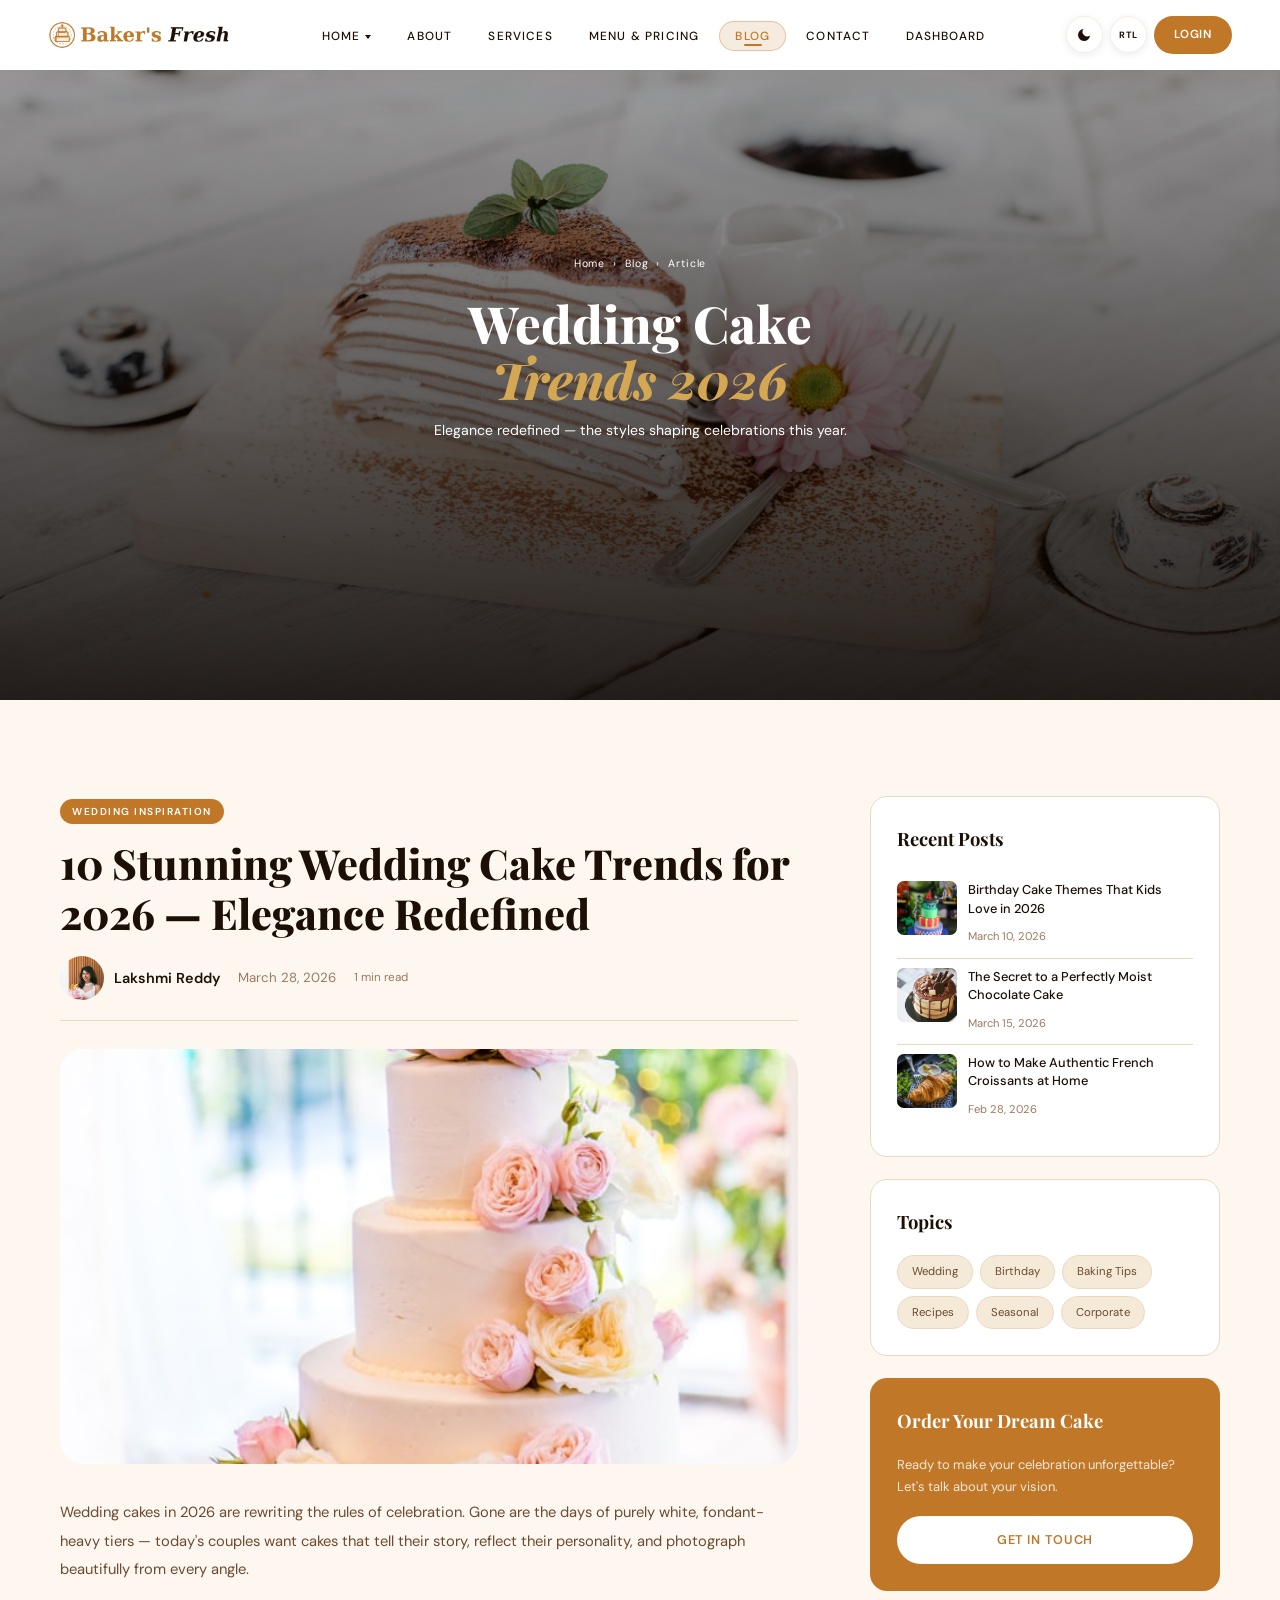
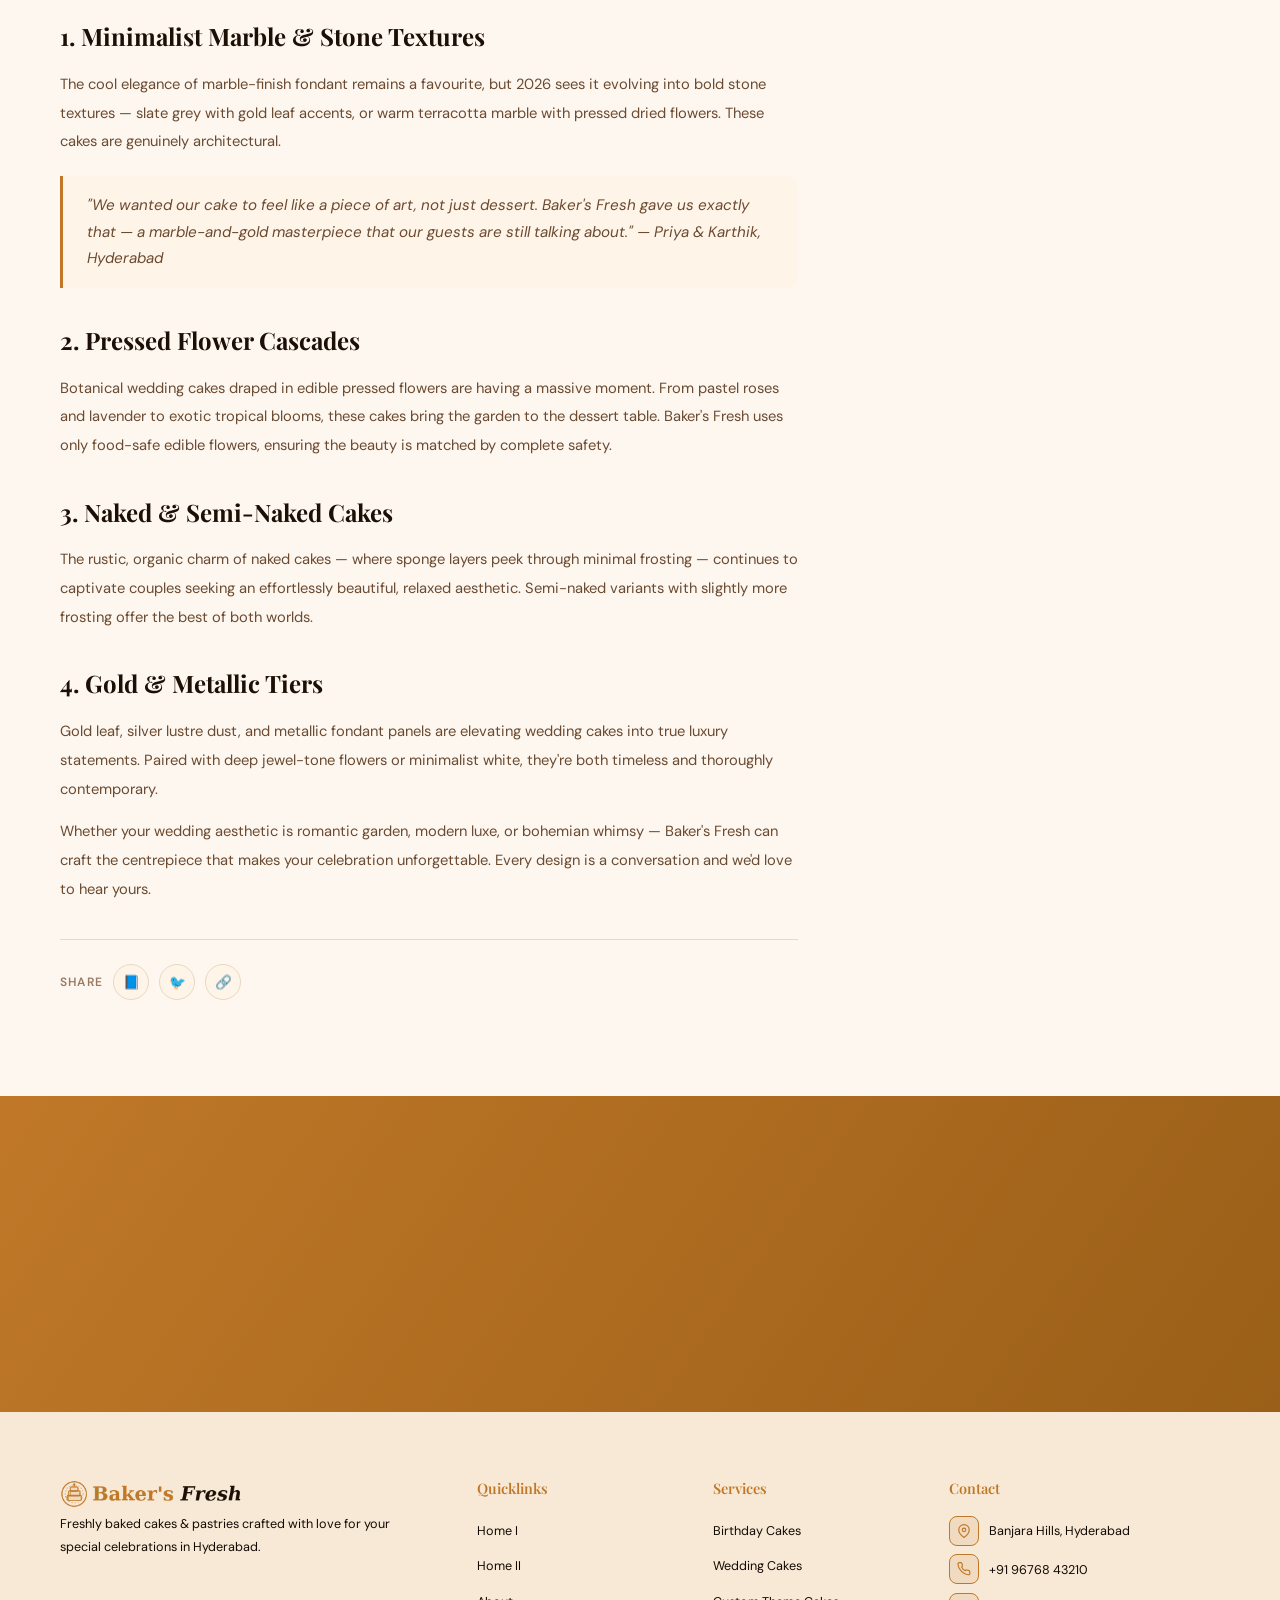
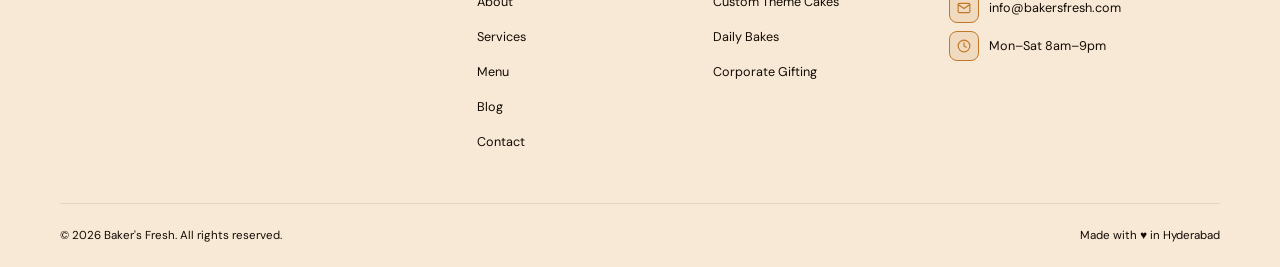
<file: blog-detail.html>
<!DOCTYPE html>
<html lang="en" data-theme="light" dir="ltr">
<head>
  <meta charset="UTF-8"><meta name="viewport" content="width=device-width, initial-scale=1.0">
  <title>Wedding Cake Trends 2026 — Baker's Fresh Blog</title>
  <link rel="icon" type="image/svg+xml" href="favicon.svg">
  <link rel="shortcut icon" href="favicon.svg">
  <link rel="apple-touch-icon" href="favicon.svg">
  <link rel="preconnect" href="https://fonts.googleapis.com">
  <link href="https://fonts.googleapis.com/css2?family=Playfair+Display:ital,wght@0,400;0,600;0,800;1,400;1,700&family=DM+Sans:wght@300;400;500;600&display=swap" rel="stylesheet">
  <link rel="stylesheet" href="css/global.css">
  <link rel="stylesheet" href="css/blog-detail.css">
</head>
<body data-page="blog-detail">

<nav id="nav">
  <a class="logo" href="index.html">
    <img src="Images/logo-light.png" alt="Baker's Fresh" class="logo-img logo-img--light">
    <img src="Images/logo-dark.png"  alt="Baker's Fresh" class="logo-img logo-img--dark">
  </a>
  <ul class="nav-links">
    <li class="has-drop">
      <a href="index.html">Home<span class="drop-chevron"></span></a>
      <div class="nav-dropdown">
        <a class="dd-item" href="index.html">Home I</a>
        <a class="dd-item" href="home2.html">Home II</a>
      </div>
    </li>
    <li><a href="about.html">About</a></li>
    <li><a href="services.html">Services</a></li>
    <li><a href="menu.html">Menu &amp; Pricing</a></li>
    <li><a href="blog.html" class="act">Blog</a></li>
    <li><a href="contact.html">Contact</a></li>
    <li><a href="dashboard.html">Dashboard</a></li>
  </ul>
  <div class="nav-r">
    <button class="icon-btn" id="theme-btn" onclick="toggleTheme()" title="Dark / Light">
      <svg id="icon-moon" xmlns="http://www.w3.org/2000/svg" width="16" height="16" viewBox="0 0 24 24" fill="currentColor" style="display:block">
        <path d="M21 12.79A9 9 0 1 1 11.21 3 7 7 0 0 0 21 12.79z"/>
      </svg>
      <svg id="icon-sun" xmlns="http://www.w3.org/2000/svg" width="16" height="16" viewBox="0 0 24 24" fill="none" stroke="currentColor" stroke-width="2" stroke-linecap="round" stroke-linejoin="round" style="display:none">
        <circle cx="12" cy="12" r="5"/>
        <line x1="12" y1="1" x2="12" y2="3"/><line x1="12" y1="21" x2="12" y2="23"/>
        <line x1="4.22" y1="4.22" x2="5.64" y2="5.64"/><line x1="18.36" y1="18.36" x2="19.78" y2="19.78"/>
        <line x1="1" y1="12" x2="3" y2="12"/><line x1="21" y1="12" x2="23" y2="12"/>
        <line x1="4.22" y1="19.78" x2="5.64" y2="18.36"/><line x1="18.36" y1="5.64" x2="19.78" y2="4.22"/>
      </svg>
    </button>
    <button class="rtl-btn" id="rtl-btn" onclick="toggleRTL()" title="RTL / LTR">RTL</button>
    <a href="login.html" class="btn btn-primary btn-sm">Login</a>
    <button class="ham" id="ham" onclick="toggleMob()"><span></span><span></span><span></span></button>
  </div>
</nav>

<div class="mob-nav" id="mob-nav">
  <button class="mob-dd-toggle" onclick="toggleMobDrop(this)">
    Home <span class="mob-dd-chevron">▼</span>
  </button>
  <div class="mob-dropdown">
    <a href="index.html"  onclick="closeMob()">Home I</a>
    <a href="home2.html"  onclick="closeMob()">Home II</a>
  </div>
  <a href="about.html"    onclick="closeMob()">About</a>
  <a href="services.html" onclick="closeMob()">Services</a>
  <a href="menu.html"     onclick="closeMob()">Menu &amp; Pricing</a>
  <a href="blog.html"     onclick="closeMob()" class="act">Blog</a>
  <a href="contact.html"  onclick="closeMob()">Contact</a>
  <a href="dashboard.html" onclick="closeMob()">Dashboard</a>
  <a href="login.html" class="btn btn-primary btn-sm">Login</a>
</div>


<div class="ph" style="height:70vh;min-height:380px">
  <div class="ph-bg" style="background-image:url('Images/blog.jpg')"></div>
  <div class="ph-inner">
    <div class="crumb">
      <span class="cl" onclick="location.href='index.html'">Home</span>
      <span>›</span>
      <span class="cl" onclick="location.href='blog.html'">Blog</span>
      <span>›</span>
      <span>Article</span>
    </div>
    <h1 class="ph-title">Wedding Cake<br><em>Trends 2026</em></h1>
    <p class="ph-sub">Elegance redefined — the styles shaping celebrations this year.</p>
  </div>
</div>


<section class="sec">
  <div class="wrap">
    <div class="bd-wrap">

    
      <div class="reveal">
        <span class="bd-cat">Wedding Inspiration</span>
        <h1 class="bd-title">10 Stunning Wedding Cake Trends for 2026 — Elegance Redefined</h1>
        <div class="bd-meta">
          <div class="bd-author">
            <img src="Images/founder img.jpg" alt="Lakshmi" loading="lazy">
            <span>Lakshmi Reddy</span>
          </div>
          <span class="bd-date">March 28, 2026</span>
          <span class="bd-read">8 min read</span>
        </div>
        <img src="Images/white velvet.jpg" alt="Wedding Cake" class="bd-hero" loading="lazy">
        <div class="bd-body">
          <p>Wedding cakes in 2026 are rewriting the rules of celebration. Gone are the days of purely white, fondant-heavy tiers — today's couples want cakes that tell their story, reflect their personality, and photograph beautifully from every angle.</p>
          <h3>1. Minimalist Marble &amp; Stone Textures</h3>
          <p>The cool elegance of marble-finish fondant remains a favourite, but 2026 sees it evolving into bold stone textures — slate grey with gold leaf accents, or warm terracotta marble with pressed dried flowers. These cakes are genuinely architectural.</p>
          <blockquote>"We wanted our cake to feel like a piece of art, not just dessert. Baker's Fresh gave us exactly that — a marble-and-gold masterpiece that our guests are still talking about." — Priya &amp; Karthik, Hyderabad</blockquote>
          <h3>2. Pressed Flower Cascades</h3>
          <p>Botanical wedding cakes draped in edible pressed flowers are having a massive moment. From pastel roses and lavender to exotic tropical blooms, these cakes bring the garden to the dessert table. Baker's Fresh uses only food-safe edible flowers, ensuring the beauty is matched by complete safety.</p>
          <h3>3. Naked &amp; Semi-Naked Cakes</h3>
          <p>The rustic, organic charm of naked cakes — where sponge layers peek through minimal frosting — continues to captivate couples seeking an effortlessly beautiful, relaxed aesthetic. Semi-naked variants with slightly more frosting offer the best of both worlds.</p>
          <h3>4. Gold &amp; Metallic Tiers</h3>
          <p>Gold leaf, silver lustre dust, and metallic fondant panels are elevating wedding cakes into true luxury statements. Paired with deep jewel-tone flowers or minimalist white, they're both timeless and thoroughly contemporary.</p>
          <p>Whether your wedding aesthetic is romantic garden, modern luxe, or bohemian whimsy — Baker's Fresh can craft the centrepiece that makes your celebration unforgettable. Every design is a conversation and we'd love to hear yours.</p>
        </div>
        <div class="bd-share">
          <span>Share</span>
          <button class="share-btn" data-icon="📘">📘</button>
          <button class="share-btn" data-icon="🐦">🐦</button>
          <button class="share-btn" data-icon="🔗">🔗</button>
        </div>
      </div>

     
      <div class="reveal rd2">
        <div class="bsw">
          <div class="bsw-title">Recent Posts</div>
          <a href="blog-detail.html" class="rpost">
            <img src="Images/birthday.jpg" alt="" loading="lazy">
            <div class="rp-txt"><h5>Birthday Cake Themes That Kids Love in 2026</h5><span>March 10, 2026</span></div>
          </a>
          <a href="blog-detail.html" class="rpost">
            <img src="Images/chocolate.jpg" alt="" loading="lazy">
            <div class="rp-txt"><h5>The Secret to a Perfectly Moist Chocolate Cake</h5><span>March 15, 2026</span></div>
          </a>
          <a href="blog-detail.html" class="rpost">
            <img src="Images/butter croissant.jpg" alt="" loading="lazy">
            <div class="rp-txt"><h5>How to Make Authentic French Croissants at Home</h5><span>Feb 28, 2026</span></div>
          </a>
        </div>
        <div class="bsw">
          <div class="bsw-title">Topics</div>
          <div class="tags">
            <a href="blog.html" class="tag">Wedding</a>
            <a href="blog.html" class="tag">Birthday</a>
            <a href="blog.html" class="tag">Baking Tips</a>
            <a href="blog.html" class="tag">Recipes</a>
            <a href="blog.html" class="tag">Seasonal</a>
            <a href="blog.html" class="tag">Corporate</a>
          </div>
        </div>
        <div class="bsw bsw-cta">
          <div class="bsw-title">Order Your Dream Cake</div>
          <p>Ready to make your celebration unforgettable? Let's talk about your vision.</p>
          <a href="contact.html" class="btn " style="width:100%;justify-content:center;display:flex;background-color:#fff;color:#C07828;border:none;">Get in Touch</a>
        </div>
      </div>

    </div>
  </div>
</section>


<div class="nl">
  <div class="nl-inner reveal">
    <h2>Enjoyed This <em>Article?</em></h2>
    <p>Subscribe for more recipes, inspiration and exclusive Baker's Fresh offers.</p>
    <div class="nl-form">
      <input type="email" placeholder="Your email…">
      <button>Subscribe</button>
    </div>
  </div>
</div>


<footer>
  <div class="wrap">
    <div class="foot-grid">
      <div class="foot-brand">
        <a class="logo" href="index.html">
          <img src="Images/logo-light.png" alt="Baker's Fresh" class="logo-img logo-img--light">
          <img src="Images/logo-dark.png"  alt="Baker's Fresh" class="logo-img logo-img--dark">
        </a>
        <p>Freshly baked cakes &amp; pastries crafted with love for your special celebrations in Hyderabad.</p>
      </div>
      <div class="foot-col">
        <h5>Quicklinks</h5>
        <ul>
          <li><a href="index.html">Home I</a></li>
          <li><a href="home2.html">Home II</a></li>
          <li><a href="about.html">About</a></li>
          <li><a href="services.html">Services</a></li>
          <li><a href="menu.html">Menu</a></li>
          <li><a href="blog.html">Blog</a></li>
          <li><a href="contact.html">Contact</a></li>
        </ul>
      </div>
      <div class="foot-col">
        <h5>Services</h5>
        <ul>
          <li><a href="service-detail.html">Birthday Cakes</a></li>
          <li><a href="service-detail.html">Wedding Cakes</a></li>
          <li><a href="service-detail.html">Custom Theme Cakes</a></li>
          <li><a href="service-detail.html">Daily Bakes</a></li>
          <li><a href="service-detail.html">Corporate Gifting</a></li>
        </ul>
      </div>
      <div class="foot-col">
        <h5>Contact</h5>
        <ul>
          <li>
            <a>
              <span class="foot-icon">
                <svg xmlns="http://www.w3.org/2000/svg" width="14" height="14" viewBox="0 0 24 24" fill="none" stroke="#C07828" stroke-width="2" stroke-linecap="round" stroke-linejoin="round">
                  <path d="M21 10c0 7-9 13-9 13s-9-6-9-13a9 9 0 0 1 18 0z"/>
                  <circle cx="12" cy="10" r="3"/>
                </svg>
              </span>
              Banjara Hills, Hyderabad
            </a>
          </li>
          <li>
            <a>
              <span class="foot-icon">
                <svg xmlns="http://www.w3.org/2000/svg" width="14" height="14" viewBox="0 0 24 24" fill="none" stroke="#C07828" stroke-width="2" stroke-linecap="round" stroke-linejoin="round">
                  <path d="M22 16.92v3a2 2 0 0 1-2.18 2 19.79 19.79 0 0 1-8.63-3.07A19.5 19.5 0 0 1 4.64 12a19.79 19.79 0 0 1-3.07-8.67A2 2 0 0 1 3.55 1.18h3a2 2 0 0 1 2 1.72c.127.96.361 1.903.7 2.81a2 2 0 0 1-.45 2.11L7.91 8.91a16 16 0 0 0 6.08 6.08l.91-.91a2 2 0 0 1 2.11-.45c.907.339 1.85.573 2.81.7a2 2 0 0 1 1.72 2.01z"/>
                </svg>
              </span>
              +91 96768 43210
            </a>
          </li>
          <li>
            <a>
              <span class="foot-icon">
                <svg xmlns="http://www.w3.org/2000/svg" width="14" height="14" viewBox="0 0 24 24" fill="none" stroke="#C07828" stroke-width="2" stroke-linecap="round" stroke-linejoin="round">
                  <path d="M4 4h16c1.1 0 2 .9 2 2v12c0 1.1-.9 2-2 2H4c-1.1 0-2-.9-2-2V6c0-1.1.9-2 2-2z"/>
                  <polyline points="22,6 12,13 2,6"/>
                </svg>
              </span>
              info@bakersfresh.com
            </a>
          </li>
          <li>
            <a>
              <span class="foot-icon">
                <svg xmlns="http://www.w3.org/2000/svg" width="14" height="14" viewBox="0 0 24 24" fill="none" stroke="#C07828" stroke-width="2" stroke-linecap="round" stroke-linejoin="round">
                  <circle cx="12" cy="12" r="10"/>
                  <polyline points="12 6 12 12 16 14"/>
                </svg>
              </span>
              Mon–Sat 8am–9pm
            </a>
          </li>
        </ul>
      </div>
    </div>
    <div class="foot-bottom">
      <span>© 2026 Baker's Fresh. All rights reserved.</span>
      <span>Made with ♥ in Hyderabad</span>
    </div>
  </div>
</footer>

<script src="js/global.js"></script>
<script src="js/blog-detail.js"></script>
</body>
</html>
</file>
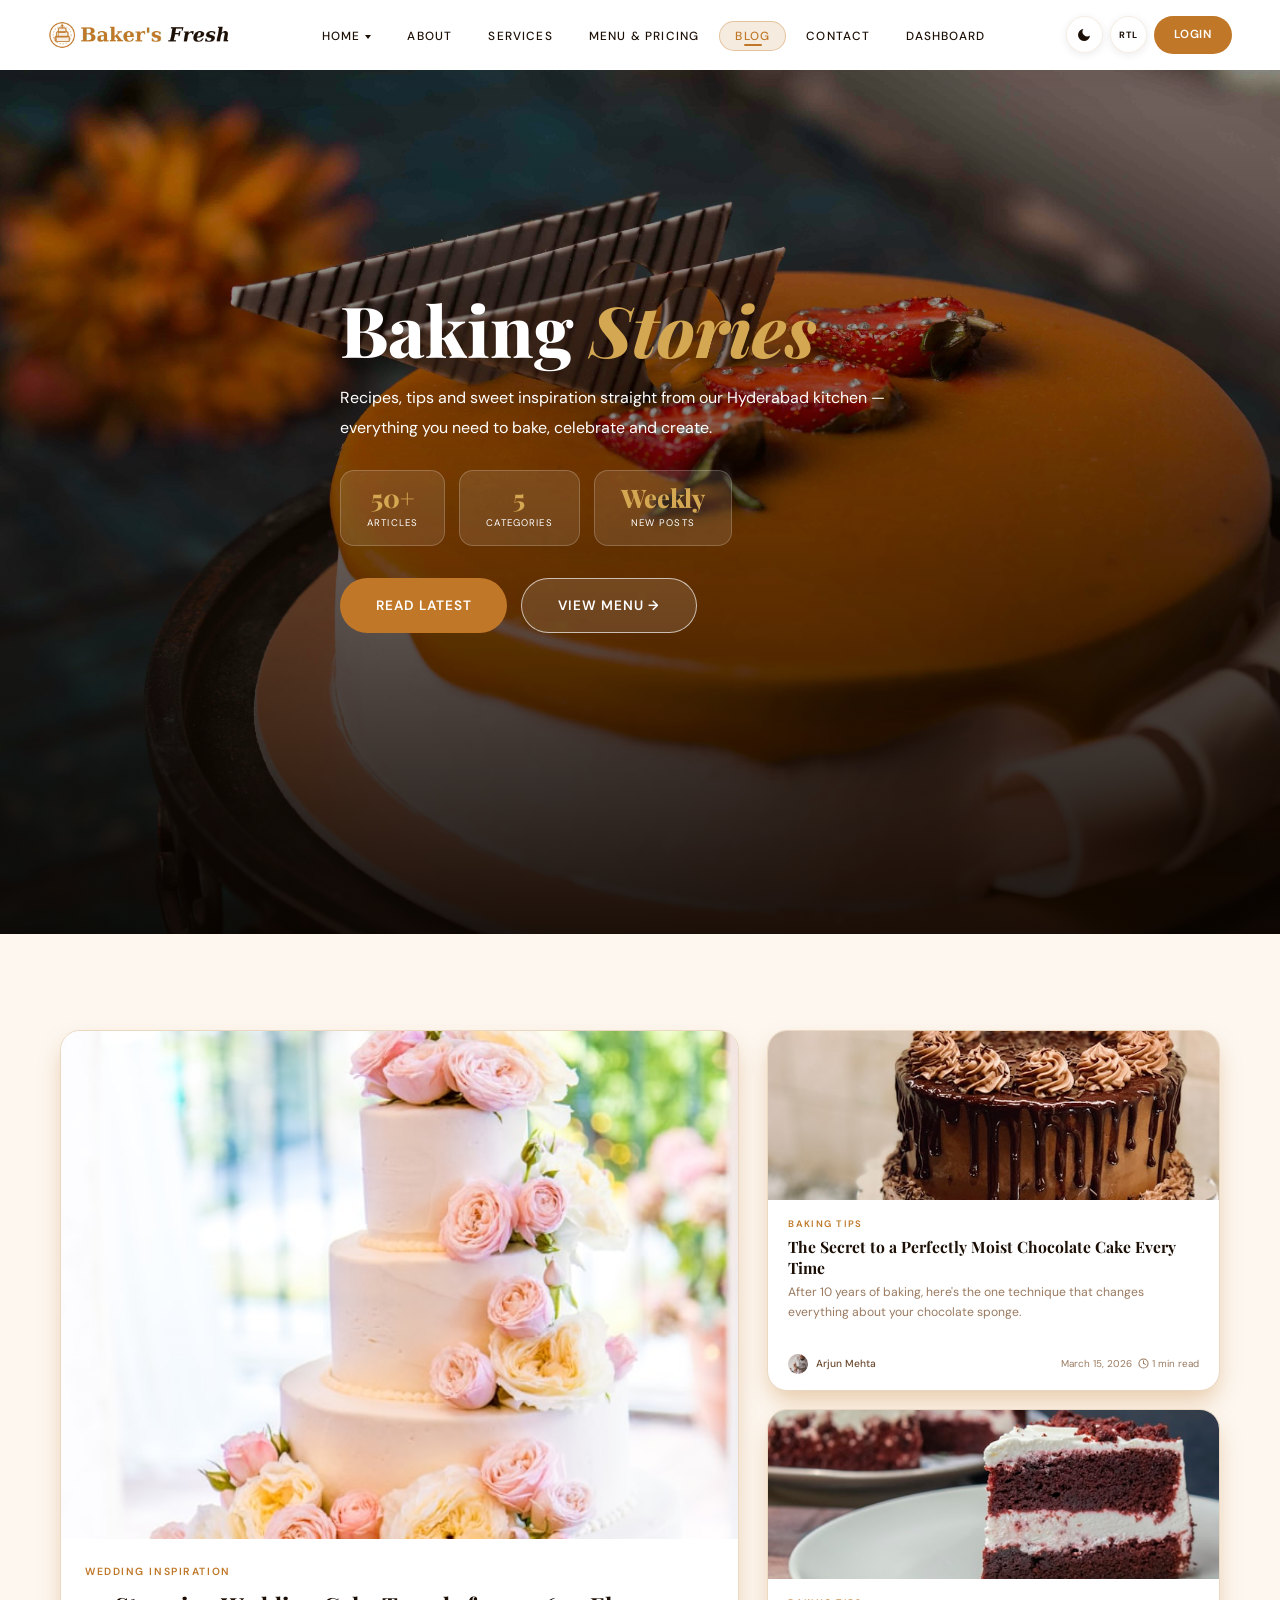
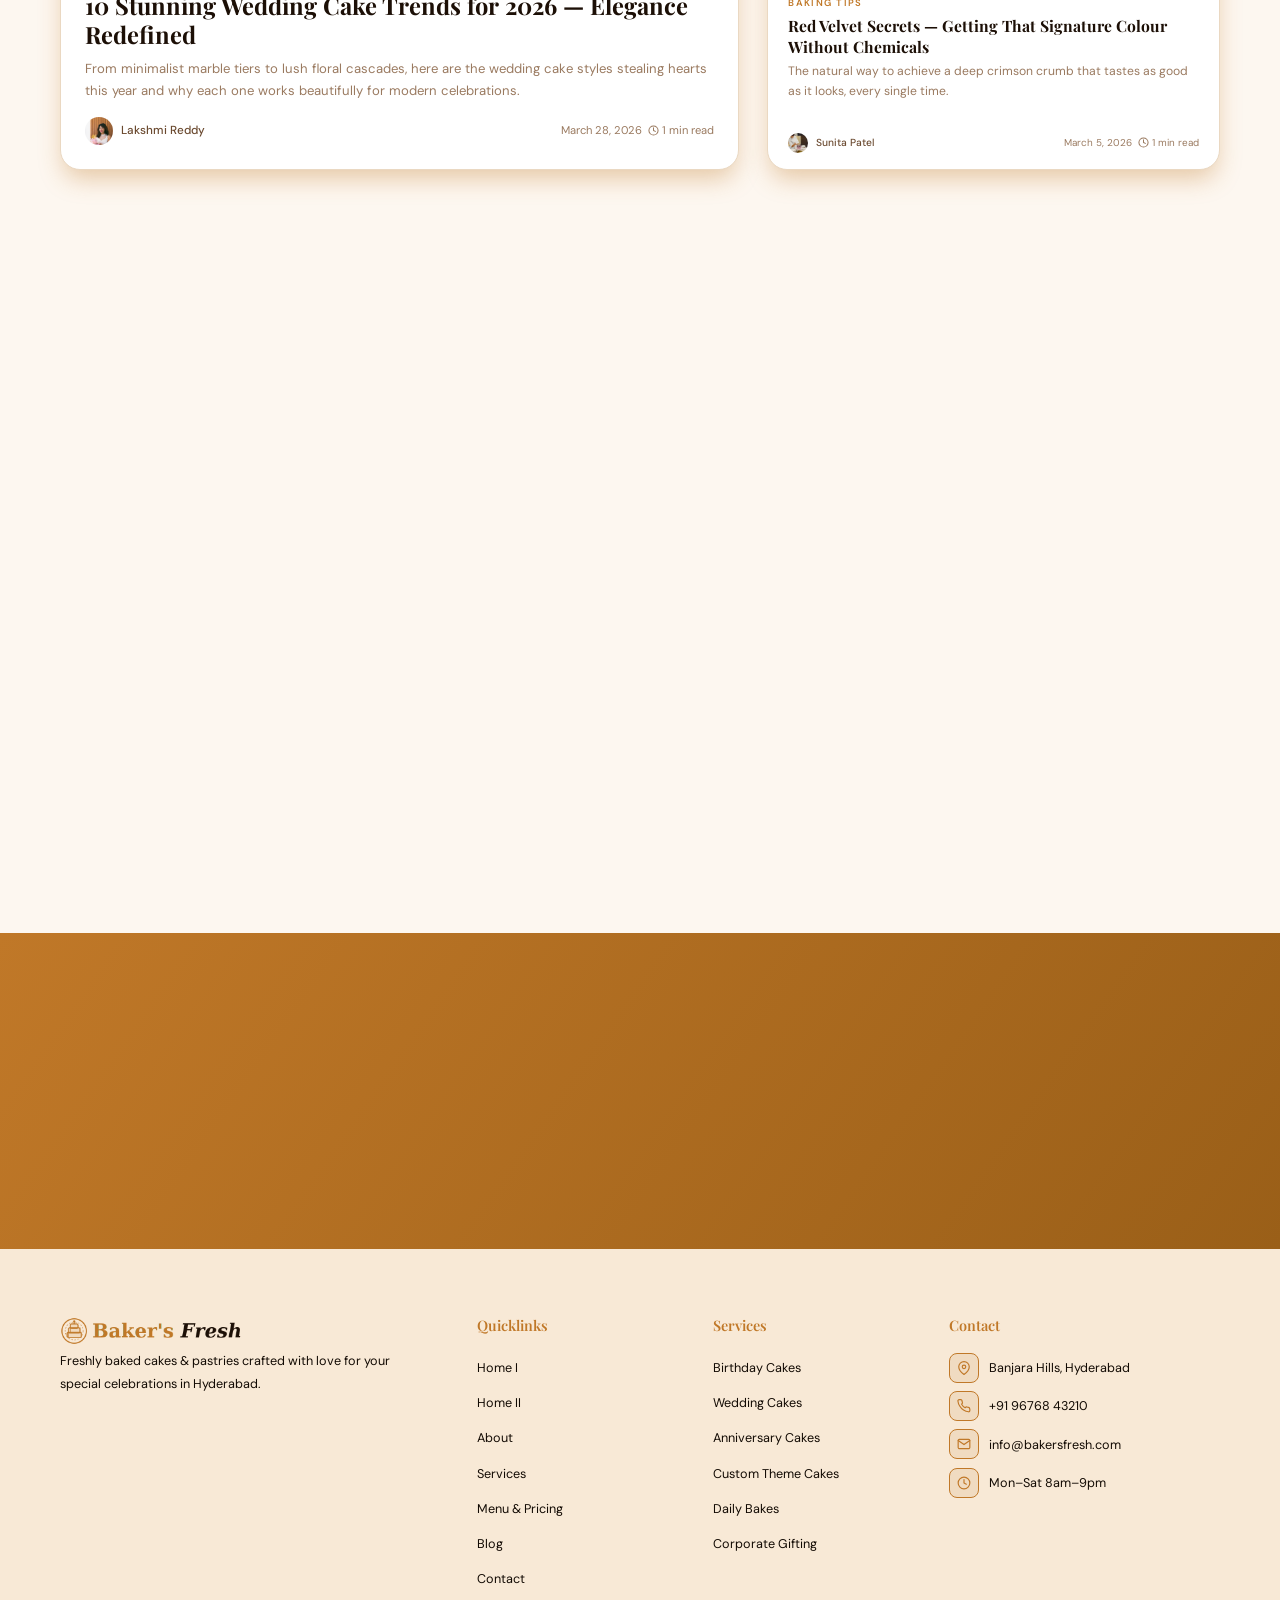
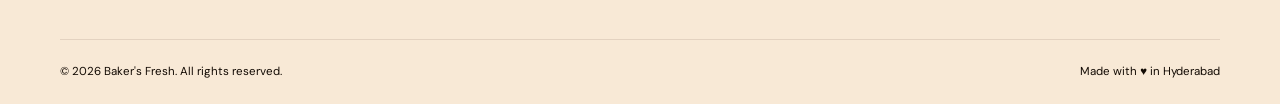
<file: blog.html>
<!DOCTYPE html>
<html lang="en" data-theme="light" dir="ltr">
<head>
  <meta charset="UTF-8">
  <meta name="viewport" content="width=device-width, initial-scale=1.0">
  <title>Blog — Baker's Fresh</title>
  <link rel="icon" type="image/svg+xml" href="favicon.svg">
  <link rel="shortcut icon" href="favicon.svg">
  <link rel="apple-touch-icon" href="favicon.svg">
  <link rel="preconnect" href="https://fonts.googleapis.com">
  <link href="https://fonts.googleapis.com/css2?family=Playfair+Display:ital,wght@0,400;0,600;0,800;1,400;1,700&family=DM+Sans:wght@300;400;500;600&display=swap" rel="stylesheet">
  <link rel="stylesheet" href="css/global.css">
  <link rel="stylesheet" href="css/blog.css">
</head>
<body>

<nav id="nav">
  <a class="logo" href="index.html">
    <img src="Images/logo-light.png" alt="Baker's Fresh" class="logo-img logo-img--light">
    <img src="Images/logo-dark.png"  alt="Baker's Fresh" class="logo-img logo-img--dark">
  </a>
  <ul class="nav-links">
    <li class="has-drop">
      <a href="index.html">Home<span class="drop-chevron"></span></a>
      <div class="nav-dropdown">
        <a class="dd-item" href="index.html">Home I</a>
        <a class="dd-item" href="home2.html">Home II</a>
      </div>
    </li>
    <li><a href="about.html">About</a></li>
    <li><a href="services.html">Services</a></li>
    <li><a href="menu.html">Menu &amp; Pricing</a></li>
    <li><a href="blog.html" class="act">Blog</a></li>
    <li><a href="contact.html">Contact</a></li>
    <li><a href="dashboard.html">Dashboard</a></li>
  </ul>
  <div class="nav-r">
    <button class="icon-btn" id="theme-btn" onclick="toggleTheme()" title="Dark / Light">
      <svg id="icon-moon" xmlns="http://www.w3.org/2000/svg" width="16" height="16" viewBox="0 0 24 24" fill="currentColor" style="display:block">
        <path d="M21 12.79A9 9 0 1 1 11.21 3 7 7 0 0 0 21 12.79z"/>
      </svg>
      <svg id="icon-sun" xmlns="http://www.w3.org/2000/svg" width="16" height="16" viewBox="0 0 24 24" fill="none" stroke="currentColor" stroke-width="2" stroke-linecap="round" stroke-linejoin="round" style="display:none">
        <circle cx="12" cy="12" r="5"/>
        <line x1="12" y1="1" x2="12" y2="3"/><line x1="12" y1="21" x2="12" y2="23"/>
        <line x1="4.22" y1="4.22" x2="5.64" y2="5.64"/><line x1="18.36" y1="18.36" x2="19.78" y2="19.78"/>
        <line x1="1" y1="12" x2="3" y2="12"/><line x1="21" y1="12" x2="23" y2="12"/>
        <line x1="4.22" y1="19.78" x2="5.64" y2="18.36"/><line x1="18.36" y1="5.64" x2="19.78" y2="4.22"/>
      </svg>
    </button>
    <button class="rtl-btn" id="rtl-btn" onclick="toggleRTL()" title="RTL / LTR">RTL</button>
    <a href="login.html" class="btn btn-primary btn-sm">Login</a>
    <button class="ham" id="ham" onclick="toggleMob()"><span></span><span></span><span></span></button>
  </div>
</nav>


<div class="mob-nav" id="mob-nav">
  <button class="mob-dd-toggle" onclick="toggleMobDrop(this)">Home <span class="mob-dd-chevron">▼</span></button>
  <div class="mob-dropdown">
    <a href="index.html"   onclick="closeMob()">Home I</a>
    <a href="home2.html"   onclick="closeMob()">Home II</a>
  </div>
  <a href="about.html"     onclick="closeMob()">About</a>
  <a href="services.html"  onclick="closeMob()">Services</a>
  <a href="menu.html"      onclick="closeMob()">Menu &amp; Pricing</a>
  <a href="blog.html"      onclick="closeMob()" class="act">Blog</a>
  <a href="contact.html"   onclick="closeMob()">Contact</a>
  <a href="dashboard.html" onclick="closeMob()">Dashboard</a>
  <a href="login.html" class="btn btn-primary btn-sm">Login</a>
</div>


<div class="ph">
  <div class="ph-bg" style="background-image:url('Images/cake.jpg')"></div>
  <div class="ph-inner">

    <h1 class="ph-title">Baking <em>Stories</em></h1>
    <p class="ph-sub">Recipes, tips and sweet inspiration straight from our Hyderabad kitchen — everything you need to bake, celebrate and create.</p>

   
    <div class="ph-pills">
      <div class="ph-pill"><span class="ph-pill-n">50+</span><span class="ph-pill-l">Articles</span></div>
      <div class="ph-pill"><span class="ph-pill-n">5</span><span class="ph-pill-l">Categories</span></div>
      <div class="ph-pill"><span class="ph-pill-n">Weekly</span><span class="ph-pill-l">New Posts</span></div>
    </div>

   
    <div class="ph-btns">
      <a href="#latest" class="btn btn-primary btn-lg">Read Latest</a>
      <a href="menu.html" class="btn btn-outline-white btn-lg">View Menu →</a>
    </div>

  </div>
</div>


<section class="sec">
  <div class="wrap">

  
    <div class="blog-feat reveal">

    
      <a href="blog-detail.html" class="bcard">
        <div class="bcard-iw">
          <img class="bcard-img" src="Images/white velvet.jpg" alt="Wedding Blog" loading="lazy">
        </div>
        <div class="bcard-body">
          <span class="bcat">Wedding Inspiration</span>
          <div class="btitle" style="font-size:1.48rem;line-height:1.25">10 Stunning Wedding Cake Trends for 2026 — Elegance Redefined</div>
          <div class="bexcerpt">From minimalist marble tiers to lush floral cascades, here are the wedding cake styles stealing hearts this year and why each one works beautifully for modern celebrations.</div>
          <div class="bmeta">
            <div class="bauthor">
              <img src="Images/founder img.jpg" alt="Lakshmi" loading="lazy">
              <span>Lakshmi Reddy</span>
            </div>
            <span class="bdate">March 28, 2026</span>
          </div>
        </div>
      </a>

      
      <div class="blog-feat-side">

        <a href="blog-detail.html" class="bcard">
          <div class="bcard-iw">
            <img class="bcard-img" src="Images/chocolate dream.jpg" alt="Chocolate Cake" loading="lazy">
          </div>
          <div class="bcard-body">
            <span class="bcat">Baking Tips</span>
            <div class="btitle">The Secret to a Perfectly Moist Chocolate Cake Every Time</div>
            <div class="bexcerpt">After 10 years of baking, here's the one technique that changes everything about your chocolate sponge.</div>
            <div class="bmeta">
              <div class="bauthor">
                <img src="Images/cake artist.jpg" alt="Arjun" loading="lazy">
                <span>Arjun Mehta</span>
              </div>
              <span class="bdate">March 15, 2026</span>
            </div>
          </div>
        </a>

        <a href="blog-detail.html" class="bcard">
          <div class="bcard-iw">
            <img class="bcard-img" src="Images/redvelvet.jpg" alt="Red Velvet" loading="lazy">
          </div>
          <div class="bcard-body">
            <span class="bcat">Baking Tips</span>
            <div class="btitle">Red Velvet Secrets — Getting That Signature Colour Without Chemicals</div>
            <div class="bexcerpt">The natural way to achieve a deep crimson crumb that tastes as good as it looks, every single time.</div>
            <div class="bmeta">
              <div class="bauthor">
                <img src="Images/pastry chef.jpg" alt="Sunita" loading="lazy">
                <span>Sunita Patel</span>
              </div>
              <span class="bdate">March 5, 2026</span>
            </div>
          </div>
        </a>

      </div>

    </div>

  
    <div class="sec-head reveal" id="latest" style="margin-top:60px">
      <div class="sec-tag">✦ Latest Posts</div>
      <h2 class="sec-title">From Our <em>Kitchen</em></h2>
    </div>

    <div class="blog-grid">

      <a href="blog-detail.html" class="bcard reveal">
        <div class="bcard-iw">
          <img class="bcard-img" src="Images/birthday.jpg" alt="Birthday Cake Themes" loading="lazy">
        </div>
        <div class="bcard-body">
          <span class="bcat">Birthday Ideas</span>
          <div class="btitle">Birthday Cake Themes That Kids Absolutely Love in 2026</div>
          <div class="bexcerpt">From space exploration to underwater worlds, discover the themes making kids squeal with delight at every party.</div>
          <div class="bmeta">
            <div class="bauthor">
              <img src="Images/pastry chef.jpg" alt="Sunita" loading="lazy">
              <span>Sunita Patel</span>
            </div>
            <span class="bdate">March 10, 2026</span>
          </div>
        </div>
      </a>

      <a href="blog-detail.html" class="bcard reveal rd1">
        <div class="bcard-iw">
          <img class="bcard-img" src="Images/butter croissant.jpg" alt="Croissant" loading="lazy">
        </div>
        <div class="bcard-body">
          <span class="bcat">Recipes</span>
          <div class="btitle">How to Make Authentic French Croissants at Home — Step by Step</div>
          <div class="bexcerpt">Our master baker reveals the laminated dough technique that gives croissants their signature flaky layers.</div>
          <div class="bmeta">
            <div class="bauthor">
              <img src="Images/founder img.jpg" alt="Lakshmi" loading="lazy">
              <span>Lakshmi Reddy</span>
            </div>
            <span class="bdate">Feb 28, 2026</span>
          </div>
        </div>
      </a>

      <a href="blog-detail.html" class="bcard reveal rd2">
        <div class="bcard-iw">
          <img class="bcard-img" src="Images/strawberry.jpg" alt="Strawberry Pastry" loading="lazy">
        </div>
        <div class="bcard-body">
          <span class="bcat">Seasonal</span>
          <div class="btitle">Strawberry Season is Here — Our Favourite Fresh Cream Pastry Recipe</div>
          <div class="bexcerpt">When strawberries are at their ripest, this is the pastry recipe that celebrates them best.</div>
          <div class="bmeta">
            <div class="bauthor">
              <img src="Images/cake artist.jpg" alt="Arjun" loading="lazy">
              <span>Arjun Mehta</span>
            </div>
            <span class="bdate">Feb 14, 2026</span>
          </div>
        </div>
      </a>

    </div>

  </div>
</section>


<div class="nl">
  <div class="nl-inner reveal">
    <h2>Never Miss a <em>Recipe</em></h2>
    <p>Subscribe for weekly baking tips, new cake reveals and exclusive offers.</p>
    <div class="nl-form">
      <input type="email" placeholder="Your email…">
      <button>Subscribe</button>
    </div>
  </div>
</div>



<footer>
  <div class="wrap">
    <div class="foot-grid">
      <div class="foot-brand">
         <a class="logo" href="index.html">
    <img src="Images/logo-light.png" alt="Baker's Fresh" class="logo-img logo-img--light">
    <img src="Images/logo-dark.png"  alt="Baker's Fresh" class="logo-img logo-img--dark">
  </a>
        
        <p>Freshly baked cakes &amp; pastries crafted with love for your special celebrations in Hyderabad.</p>
      </div>
      <div class="foot-col"><h5>Quicklinks</h5><ul>
        <li><a href="index.html">Home I</a></li>
        <li><a href="home2.html">Home II</a></li>
        <li><a href="about.html">About</a></li>
        <li><a href="services.html">Services</a></li>
        <li><a href="menu.html">Menu &amp; Pricing</a></li>
        <li><a href="blog.html">Blog</a></li>
        <li><a href="contact.html">Contact</a></li>
      </ul></div>
      <div class="foot-col"><h5>Services</h5><ul>
        <li><a href="service-detail.html">Birthday Cakes</a></li>
        <li><a href="service-detail.html">Wedding Cakes</a></li>
        <li><a href="service-detail2.html">Anniversary Cakes</a></li>
        <li><a href="service-detail.html">Custom Theme Cakes</a></li>
        <li><a href="service-detail.html">Daily Bakes</a></li>
        <li><a href="service-detail.html">Corporate Gifting</a></li>
      </ul></div>
      
    <div class="foot-col">
  <h5>Contact</h5>
  <ul>
    <li>
      <a>
        <span class="foot-icon">
          <svg xmlns="http://www.w3.org/2000/svg" width="14" height="14" viewBox="0 0 24 24" fill="none" stroke="#C07828" stroke-width="2" stroke-linecap="round" stroke-linejoin="round">
            <path d="M21 10c0 7-9 13-9 13s-9-6-9-13a9 9 0 0 1 18 0z"/>
            <circle cx="12" cy="10" r="3"/>
          </svg>
        </span>
        Banjara Hills, Hyderabad
      </a>
    </li>
    <li>
      <a>
        <span class="foot-icon">
          <svg xmlns="http://www.w3.org/2000/svg" width="14" height="14" viewBox="0 0 24 24" fill="none" stroke="#C07828" stroke-width="2" stroke-linecap="round" stroke-linejoin="round">
            <path d="M22 16.92v3a2 2 0 0 1-2.18 2 19.79 19.79 0 0 1-8.63-3.07A19.5 19.5 0 0 1 4.64 12a19.79 19.79 0 0 1-3.07-8.67A2 2 0 0 1 3.55 1.18h3a2 2 0 0 1 2 1.72c.127.96.361 1.903.7 2.81a2 2 0 0 1-.45 2.11L7.91 8.91a16 16 0 0 0 6.08 6.08l.91-.91a2 2 0 0 1 2.11-.45c.907.339 1.85.573 2.81.7a2 2 0 0 1 1.72 2.01z"/>
          </svg>
        </span>
        +91 96768 43210
      </a>
    </li>
    <li>
      <a>
        <span class="foot-icon">
          <svg xmlns="http://www.w3.org/2000/svg" width="14" height="14" viewBox="0 0 24 24" fill="none" stroke="#C07828" stroke-width="2" stroke-linecap="round" stroke-linejoin="round">
            <path d="M4 4h16c1.1 0 2 .9 2 2v12c0 1.1-.9 2-2 2H4c-1.1 0-2-.9-2-2V6c0-1.1.9-2 2-2z"/>
            <polyline points="22,6 12,13 2,6"/>
          </svg>
        </span>
        info@bakersfresh.com
      </a>
    </li>
    <li>
      <a>
        <span class="foot-icon">
          <svg xmlns="http://www.w3.org/2000/svg" width="14" height="14" viewBox="0 0 24 24" fill="none" stroke="#C07828" stroke-width="2" stroke-linecap="round" stroke-linejoin="round">
            <circle cx="12" cy="12" r="10"/>
            <polyline points="12 6 12 12 16 14"/>
          </svg>
        </span>
        Mon–Sat 8am–9pm
      </a>
    </li>
  </ul>
</div>
</div>
    <div class="foot-bottom">
      <span>© 2026 Baker's Fresh. All rights reserved.</span>
      <span>Made with ♥ in Hyderabad</span>
    </div>
  
</footer>


<script src="js/global.js"></script>
<script src="js/blog.js"></script>
</body>
</html>
</file>
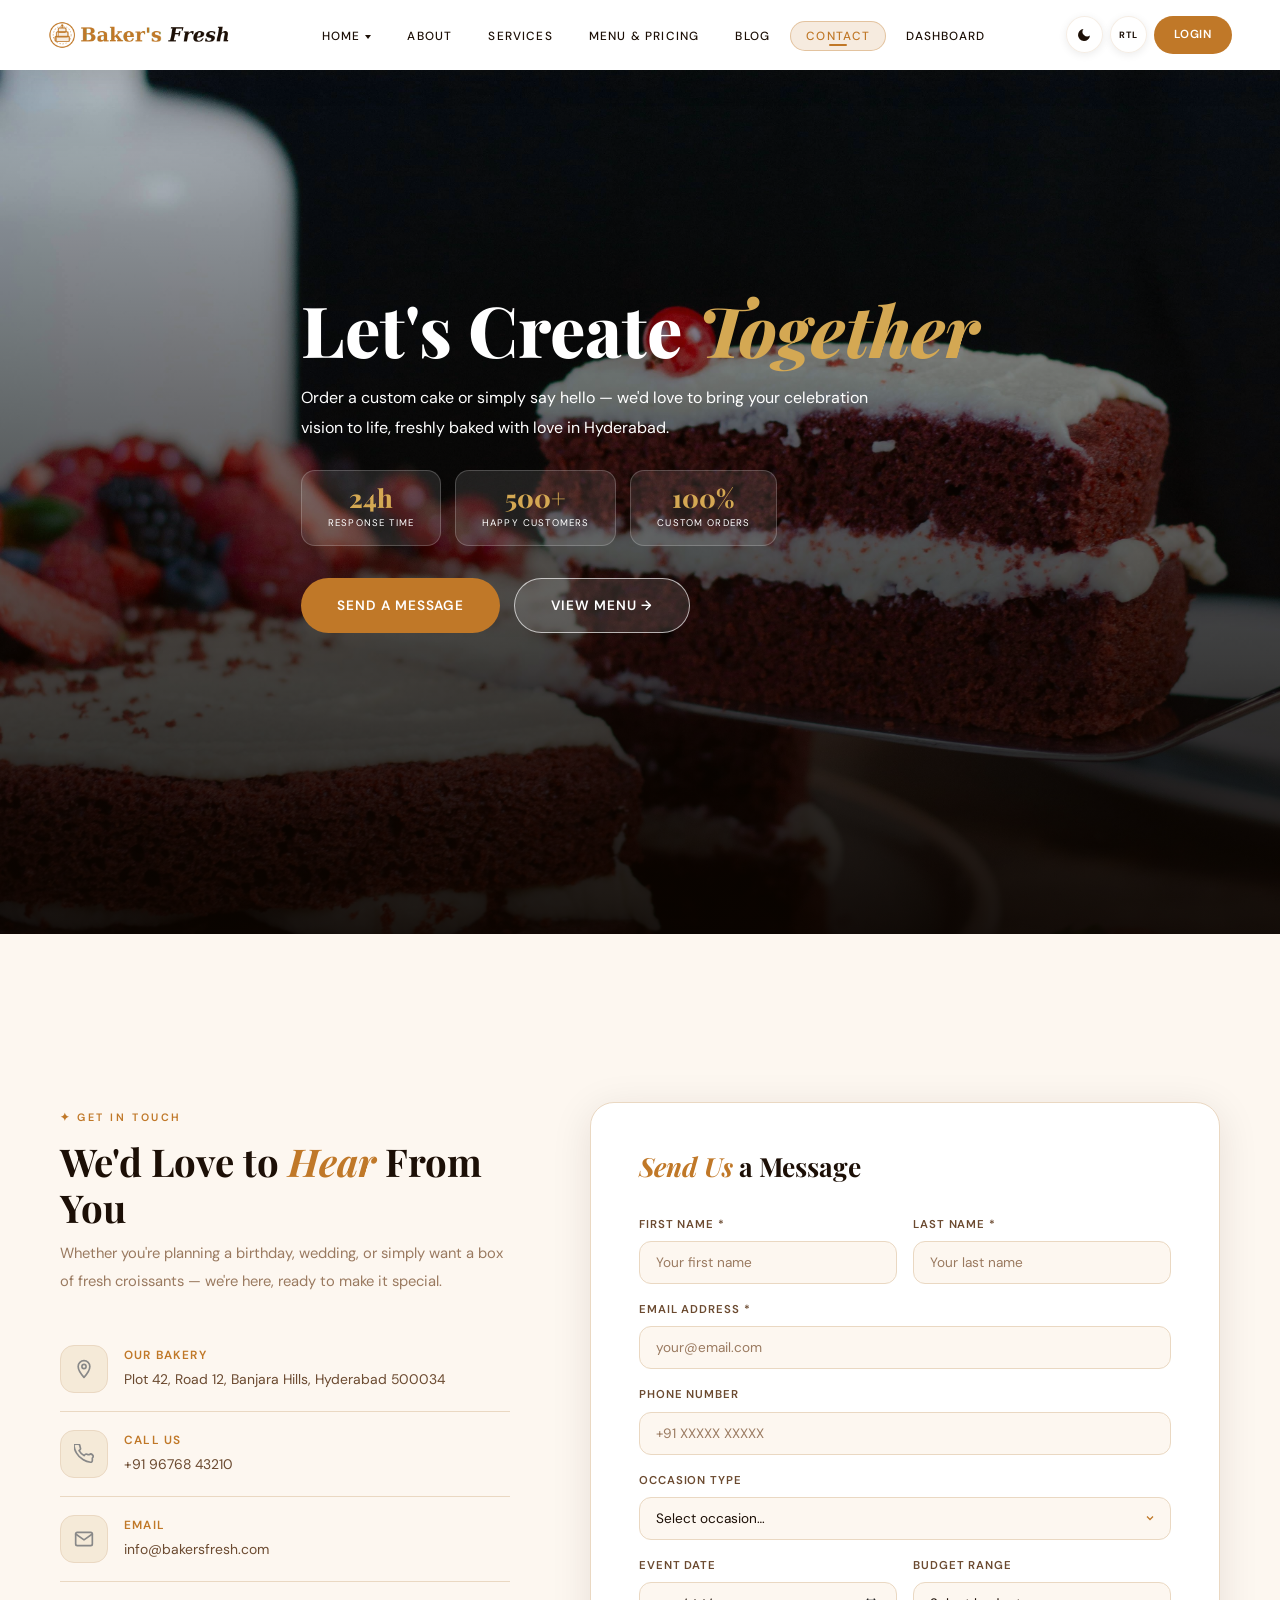
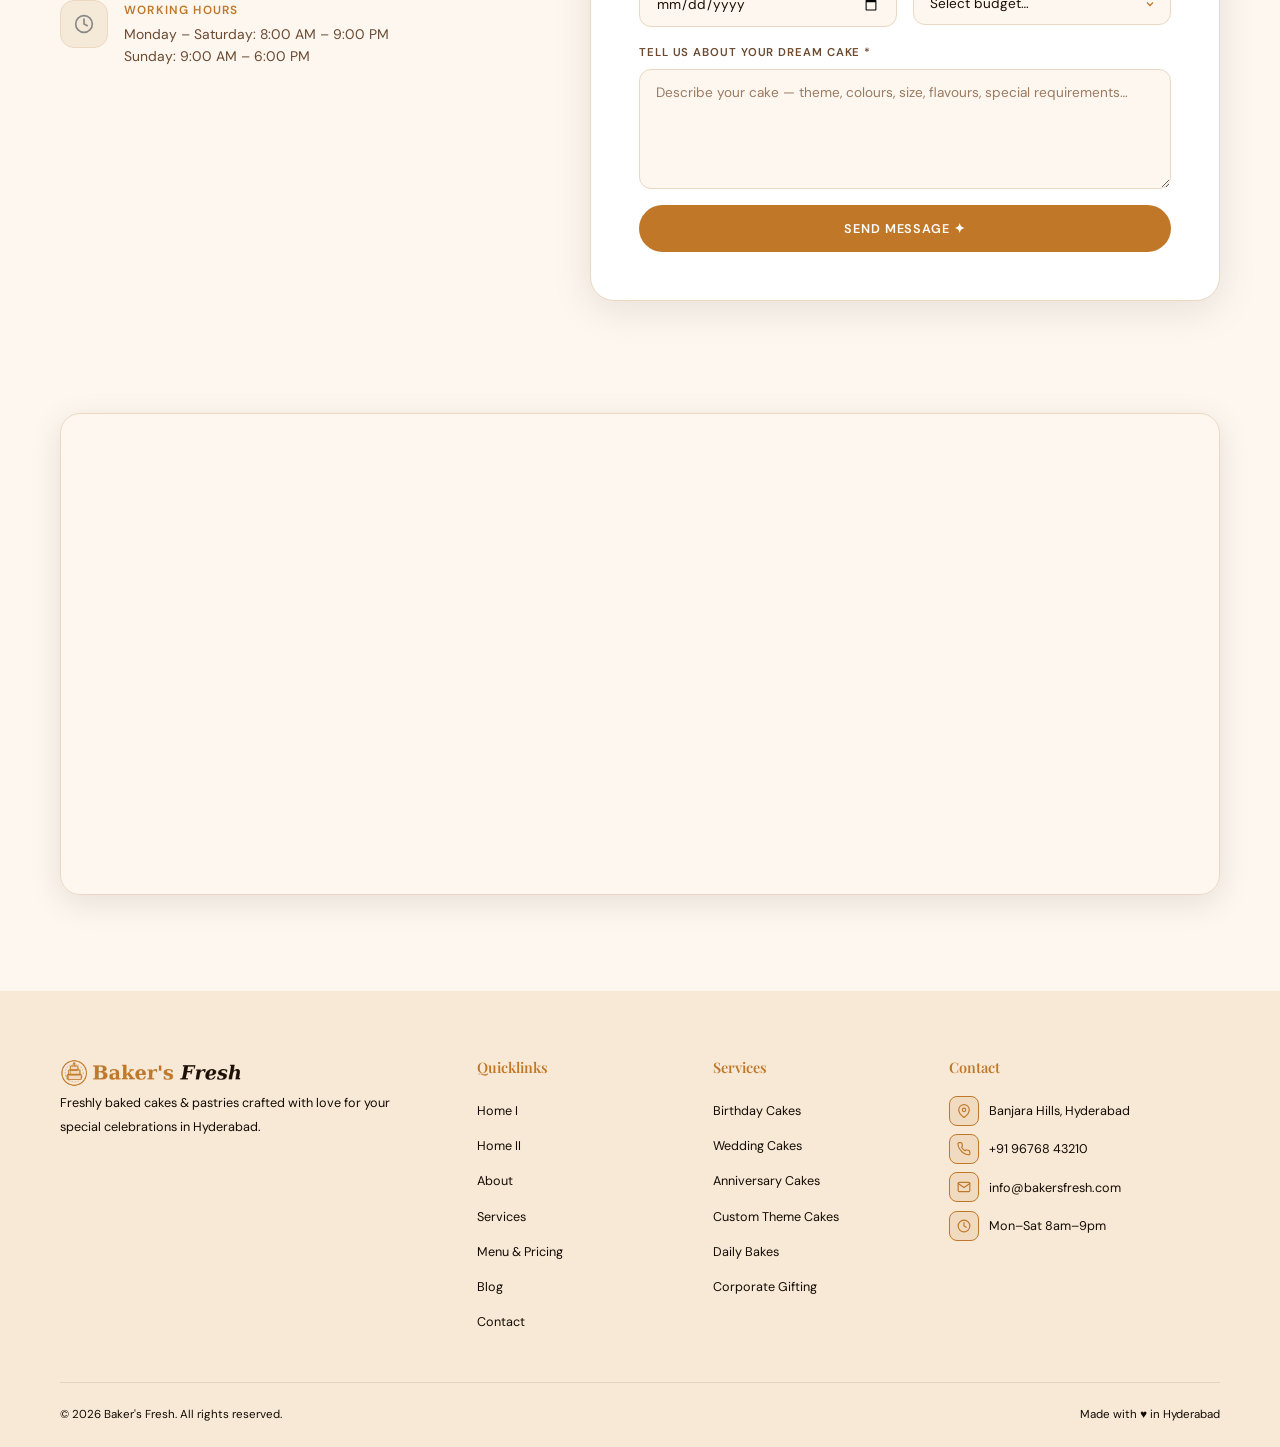
<file: contact.html>
<!DOCTYPE html>
<html lang="en" data-theme="light" dir="ltr">
<head>
  <meta charset="UTF-8"><meta name="viewport" content="width=device-width, initial-scale=1.0">
  <title>Contact — Baker's Fresh</title>
  <link rel="icon" type="image/svg+xml" href="favicon.svg">
  <link rel="shortcut icon" href="favicon.svg"><link rel="apple-touch-icon" href="favicon.svg">
  <link rel="preconnect" href="https://fonts.googleapis.com">
  <link href="https://fonts.googleapis.com/css2?family=Playfair+Display:ital,wght@0,400;0,600;0,800;1,400;1,700&family=DM+Sans:wght@300;400;500;600&display=swap" rel="stylesheet">
  <link rel="stylesheet" href="css/global.css">
  <link rel="stylesheet" href="css/contact.css">
</head>
<body>


<nav id="nav">
  <a class="logo" href="index.html">
    <img src="Images/logo-light.png" alt="Baker's Fresh" class="logo-img logo-img--light">
    <img src="Images/logo-dark.png"  alt="Baker's Fresh" class="logo-img logo-img--dark">
  </a>
  <ul class="nav-links">
    <li class="has-drop">
      <a href="index.html">Home<span class="drop-chevron"></span></a>
      <div class="nav-dropdown">
        <a class="dd-item" href="index.html">Home I</a>
        <a class="dd-item" href="home2.html">Home II</a>
      </div>
    </li>
    <li><a href="about.html">About</a></li>
    <li><a href="services.html">Services</a></li>
    <li><a href="menu.html">Menu &amp; Pricing</a></li>
    <li><a href="blog.html">Blog</a></li>
    <li><a href="contact.html" class="act">Contact</a></li>
    <li><a href="dashboard.html">Dashboard</a></li>
  </ul>
  <div class="nav-r">
    <button class="icon-btn" id="theme-btn" onclick="toggleTheme()" title="Dark / Light">
      <svg id="icon-moon" xmlns="http://www.w3.org/2000/svg" width="16" height="16" viewBox="0 0 24 24" fill="currentColor" style="display:block">
        <path d="M21 12.79A9 9 0 1 1 11.21 3 7 7 0 0 0 21 12.79z"/>
      </svg>
      <svg id="icon-sun" xmlns="http://www.w3.org/2000/svg" width="16" height="16" viewBox="0 0 24 24" fill="none" stroke="currentColor" stroke-width="2" stroke-linecap="round" stroke-linejoin="round" style="display:none">
        <circle cx="12" cy="12" r="5"/>
        <line x1="12" y1="1" x2="12" y2="3"/><line x1="12" y1="21" x2="12" y2="23"/>
        <line x1="4.22" y1="4.22" x2="5.64" y2="5.64"/><line x1="18.36" y1="18.36" x2="19.78" y2="19.78"/>
        <line x1="1" y1="12" x2="3" y2="12"/><line x1="21" y1="12" x2="23" y2="12"/>
        <line x1="4.22" y1="19.78" x2="5.64" y2="18.36"/><line x1="18.36" y1="5.64" x2="19.78" y2="4.22"/>
      </svg>
    </button>
    <button class="rtl-btn" id="rtl-btn" onclick="toggleRTL()" title="RTL / LTR">RTL</button>
    <a href="login.html" class="btn btn-primary btn-sm">Login</a>
    <button class="ham" id="ham" onclick="toggleMob()"><span></span><span></span><span></span></button>
  </div>
</nav>


<div class="mob-nav" id="mob-nav">
  <button class="mob-dd-toggle" onclick="toggleMobDrop(this)">Home <span class="mob-dd-chevron">▼</span></button>
  <div class="mob-dropdown">
    <a href="index.html" onclick="closeMob()">Home I</a>
    <a href="home2.html" onclick="closeMob()">Home II</a>
  </div>
  <a href="about.html"     onclick="closeMob()">About</a>
  <a href="services.html"  onclick="closeMob()">Services</a>
  <a href="menu.html"      onclick="closeMob()">Menu &amp; Pricing</a>
  <a href="blog.html"      onclick="closeMob()">Blog</a>
  <a href="contact.html"   onclick="closeMob()" class="act">Contact</a>
  <a href="dashboard.html" onclick="closeMob()">Dashboard</a>
  <a href="login.html" class="btn btn-primary btn-sm">Login</a>
</div>


<div class="ph">
  <div class="ph-bg" style="background-image:url('Images/cake 2.jpg')"></div>
  <div class="ph-inner">

    <h1 class="ph-title">Let's Create <em>Together</em></h1>
    <p class="ph-sub">Order a custom cake or simply say hello — we'd love to bring your celebration vision to life, freshly baked with love in Hyderabad.</p>

    
    <div class="ph-pills">
      <div class="ph-pill">
        <span class="ph-pill-n">24h</span>
        <span class="ph-pill-l">Response Time</span>
      </div>
      <div class="ph-pill">
        <span class="ph-pill-n">500+</span>
        <span class="ph-pill-l">Happy Customers</span>
      </div>
      <div class="ph-pill">
        <span class="ph-pill-n">100%</span>
        <span class="ph-pill-l">Custom Orders</span>
      </div>
    </div>

    
    <div class="ph-btns">
      <a href="#contact-form" class="btn btn-primary btn-lg">Send a Message</a>
      <a href="menu.html" class="btn btn-outline-white btn-lg">View Menu →</a>
    </div>

  </div>
</div>


<section class="sec">
  <div class="wrap">
    <div class="contact-grid">

     
      <div class="reveal">
        <div class="sec-tag">✦ Get In Touch</div>
        <div class="contact-info">
          <h2>We'd Love to <em>Hear</em> From You</h2>
          <p>Whether you're planning a birthday, wedding, or simply want a box of fresh croissants — we're here, ready to make it special.</p>
        </div>
        <div class="ci">
          <div class="ci-icon"><svg width="20" height="20" viewBox="0 0 24 24" fill="none" stroke="#888" stroke-width="2" stroke-linecap="round" stroke-linejoin="round"><path d="M12 2C8.13 2 5 5.13 5 9c0 5.25 7 13 7 13s7-7.75 7-13c0-3.87-3.13-7-7-7z"/><circle cx="12" cy="9" r="2.5"/></svg></div>
          <div class="ci-txt"><h5>Our Bakery</h5><p>Plot 42, Road 12, Banjara Hills, Hyderabad 500034</p></div>
        </div>
        <div class="ci">
          <div class="ci-icon"><svg width="20" height="20" viewBox="0 0 24 24" fill="none" stroke="#888" stroke-width="2" stroke-linecap="round" stroke-linejoin="round"><path d="M22 16.92v3a2 2 0 01-2.18 2 19.79 19.79 0 01-8.63-3.07A19.5 19.5 0 013.07 11a19.79 19.79 0 01-3.07-8.67A2 2 0 012 .18h3a2 2 0 012 1.72c.127.96.361 1.903.7 2.81a2 2 0 01-.45 2.11L6.09 7.91a16 16 0 006 6l1.27-1.27a2 2 0 012.11-.45c.907.339 1.85.573 2.81.7A2 2 0 0122 16.92z"/></svg></div>
          <div class="ci-txt"><h5>Call Us</h5><p>+91 96768 43210</p></div>
        </div>
        <div class="ci">
          <div class="ci-icon"><svg width="20" height="20" viewBox="0 0 24 24" fill="none" stroke="#888" stroke-width="2" stroke-linecap="round" stroke-linejoin="round"><path d="M4 4h16c1.1 0 2 .9 2 2v12c0 1.1-.9 2-2 2H4c-1.1 0-2-.9-2-2V6c0-1.1.9-2 2-2z"/><polyline points="22,6 12,13 2,6"/></svg></div>
          <div class="ci-txt"><h5>Email</h5><p>info@bakersfresh.com</p></div>
        </div>
        <div class="ci">
          <div class="ci-icon"><svg width="20" height="20" viewBox="0 0 24 24" fill="none" stroke="#888" stroke-width="2" stroke-linecap="round" stroke-linejoin="round"><circle cx="12" cy="12" r="10"/><polyline points="12,6 12,12 16,14"/></svg></div>
          <div class="ci-txt"><h5>Working Hours</h5><p>Monday – Saturday: 8:00 AM – 9:00 PM<br>Sunday: 9:00 AM – 6:00 PM</p></div>
        </div>
      </div>

     
      <div class="c-form reveal rd1" id="contact-form">
        <h3><em>Send Us</em> a Message</h3>
        <form id="cf" novalidate>
          <div class="form-row">
            <div class="fg"><label>First Name *</label><input type="text" placeholder="Your first name" required></div>
            <div class="fg"><label>Last Name *</label><input type="text" placeholder="Your last name" required></div>
          </div>
          <div class="fg"><label>Email Address *</label><input type="email" placeholder="your@email.com" required></div>
          <div class="fg"><label>Phone Number</label><input type="tel" placeholder="+91 XXXXX XXXXX"></div>
          <div class="fg"><label>Occasion Type</label>
            <select>
              <option value="">Select occasion…</option>
              <option>Birthday Cake</option>
              <option>Wedding Cake</option>
              <option>Anniversary Cake</option>
              <option>Custom Theme Cake</option>
              <option>Daily Pastries</option>
              <option>Corporate Order</option>
              <option>General Enquiry</option>
            </select>
          </div>
          <div class="form-row">
            <div class="fg"><label>Event Date</label><input type="date"></div>
            <div class="fg"><label>Budget Range</label>
              <select>
                <option value="">Select budget…</option>
                <option>Under ₹1,000</option>
                <option>₹1,000 – ₹3,000</option>
                <option>₹3,000 – ₹7,000</option>
                <option>₹7,000 – ₹15,000</option>
                <option>₹15,000+</option>
              </select>
            </div>
          </div>
          <div class="fg"><label>Tell Us About Your Dream Cake *</label><textarea placeholder="Describe your cake — theme, colours, size, flavours, special requirements…" required></textarea></div>
          <button type="submit" class="btn btn-primary" id="submit-btn" style="width:100%;justify-content:center;padding:15px">Send Message ✦</button>
        </form>
        <div class="form-success" id="form-success">
          <h4>✓ Message Sent Successfully!</h4>
          <p>Thank you! We'll get back to you within 24 hours to discuss your order.</p>
        </div>
      </div>

    </div>

   
    <div class="map-section">
      <div class="map-wrap">
        <iframe src="https://www.google.com/maps/embed?pb=!1m18!1m12!1m3!1d3806.2983733722577!2d78.44792!3d17.41938!2m3!1f0!2f0!3f0!3m2!1i1024!2i768!4f13.1!3m3!1m2!1s0x3bcb977a04000001%3A0x1234567890abcdef!2sBanjara%20Hills%2C%20Hyderabad%2C%20Telangana!5e0!3m2!1sen!2sin!4v1712345678901" width="100%" height="100%" style="border:0;" allowfullscreen="" loading="lazy" referrerpolicy="no-referrer-when-downgrade" title="Baker's Fresh Location"></iframe>
      </div>
    </div>

  </div>
</section>


<footer>
  <div class="wrap">
    <div class="foot-grid">
      <div class="foot-brand">
         <a class="logo" href="index.html">
    <img src="Images/logo-light.png" alt="Baker's Fresh" class="logo-img logo-img--light">
    <img src="Images/logo-dark.png"  alt="Baker's Fresh" class="logo-img logo-img--dark">
  </a>
        
        <p>Freshly baked cakes &amp; pastries crafted with love for your special celebrations in Hyderabad.</p>
      </div>
      <div class="foot-col"><h5>Quicklinks</h5><ul>
        <li><a href="index.html">Home I</a></li>
        <li><a href="home2.html">Home II</a></li>
        <li><a href="about.html">About</a></li>
        <li><a href="services.html">Services</a></li>
        <li><a href="menu.html">Menu &amp; Pricing</a></li>
        <li><a href="blog.html">Blog</a></li>
        <li><a href="contact.html">Contact</a></li>
      </ul></div>
      <div class="foot-col"><h5>Services</h5><ul>
        <li><a href="service-detail.html">Birthday Cakes</a></li>
        <li><a href="service-detail.html">Wedding Cakes</a></li>
        <li><a href="service-detail2.html">Anniversary Cakes</a></li>
        <li><a href="service-detail.html">Custom Theme Cakes</a></li>
        <li><a href="service-detail.html">Daily Bakes</a></li>
        <li><a href="service-detail.html">Corporate Gifting</a></li>
      </ul></div>
      
    <div class="foot-col">
  <h5>Contact</h5>
  <ul>
    <li>
      <a>
        <span class="foot-icon">
          <svg xmlns="http://www.w3.org/2000/svg" width="14" height="14" viewBox="0 0 24 24" fill="none" stroke="#C07828" stroke-width="2" stroke-linecap="round" stroke-linejoin="round">
            <path d="M21 10c0 7-9 13-9 13s-9-6-9-13a9 9 0 0 1 18 0z"/>
            <circle cx="12" cy="10" r="3"/>
          </svg>
        </span>
        Banjara Hills, Hyderabad
      </a>
    </li>
    <li>
      <a>
        <span class="foot-icon">
          <svg xmlns="http://www.w3.org/2000/svg" width="14" height="14" viewBox="0 0 24 24" fill="none" stroke="#C07828" stroke-width="2" stroke-linecap="round" stroke-linejoin="round">
            <path d="M22 16.92v3a2 2 0 0 1-2.18 2 19.79 19.79 0 0 1-8.63-3.07A19.5 19.5 0 0 1 4.64 12a19.79 19.79 0 0 1-3.07-8.67A2 2 0 0 1 3.55 1.18h3a2 2 0 0 1 2 1.72c.127.96.361 1.903.7 2.81a2 2 0 0 1-.45 2.11L7.91 8.91a16 16 0 0 0 6.08 6.08l.91-.91a2 2 0 0 1 2.11-.45c.907.339 1.85.573 2.81.7a2 2 0 0 1 1.72 2.01z"/>
          </svg>
        </span>
        +91 96768 43210
      </a>
    </li>
    <li>
      <a>
        <span class="foot-icon">
          <svg xmlns="http://www.w3.org/2000/svg" width="14" height="14" viewBox="0 0 24 24" fill="none" stroke="#C07828" stroke-width="2" stroke-linecap="round" stroke-linejoin="round">
            <path d="M4 4h16c1.1 0 2 .9 2 2v12c0 1.1-.9 2-2 2H4c-1.1 0-2-.9-2-2V6c0-1.1.9-2 2-2z"/>
            <polyline points="22,6 12,13 2,6"/>
          </svg>
        </span>
        info@bakersfresh.com
      </a>
    </li>
    <li>
      <a>
        <span class="foot-icon">
          <svg xmlns="http://www.w3.org/2000/svg" width="14" height="14" viewBox="0 0 24 24" fill="none" stroke="#C07828" stroke-width="2" stroke-linecap="round" stroke-linejoin="round">
            <circle cx="12" cy="12" r="10"/>
            <polyline points="12 6 12 12 16 14"/>
          </svg>
        </span>
        Mon–Sat 8am–9pm
      </a>
    </li>
  </ul>
</div>
</div>
    <div class="foot-bottom">
      <span>© 2026 Baker's Fresh. All rights reserved.</span>
      <span>Made with ♥ in Hyderabad</span>
    </div>
  
</footer>

<script src="js/global.js"></script>
<script src="js/contact.js"></script>
</body>
</html>
</file>
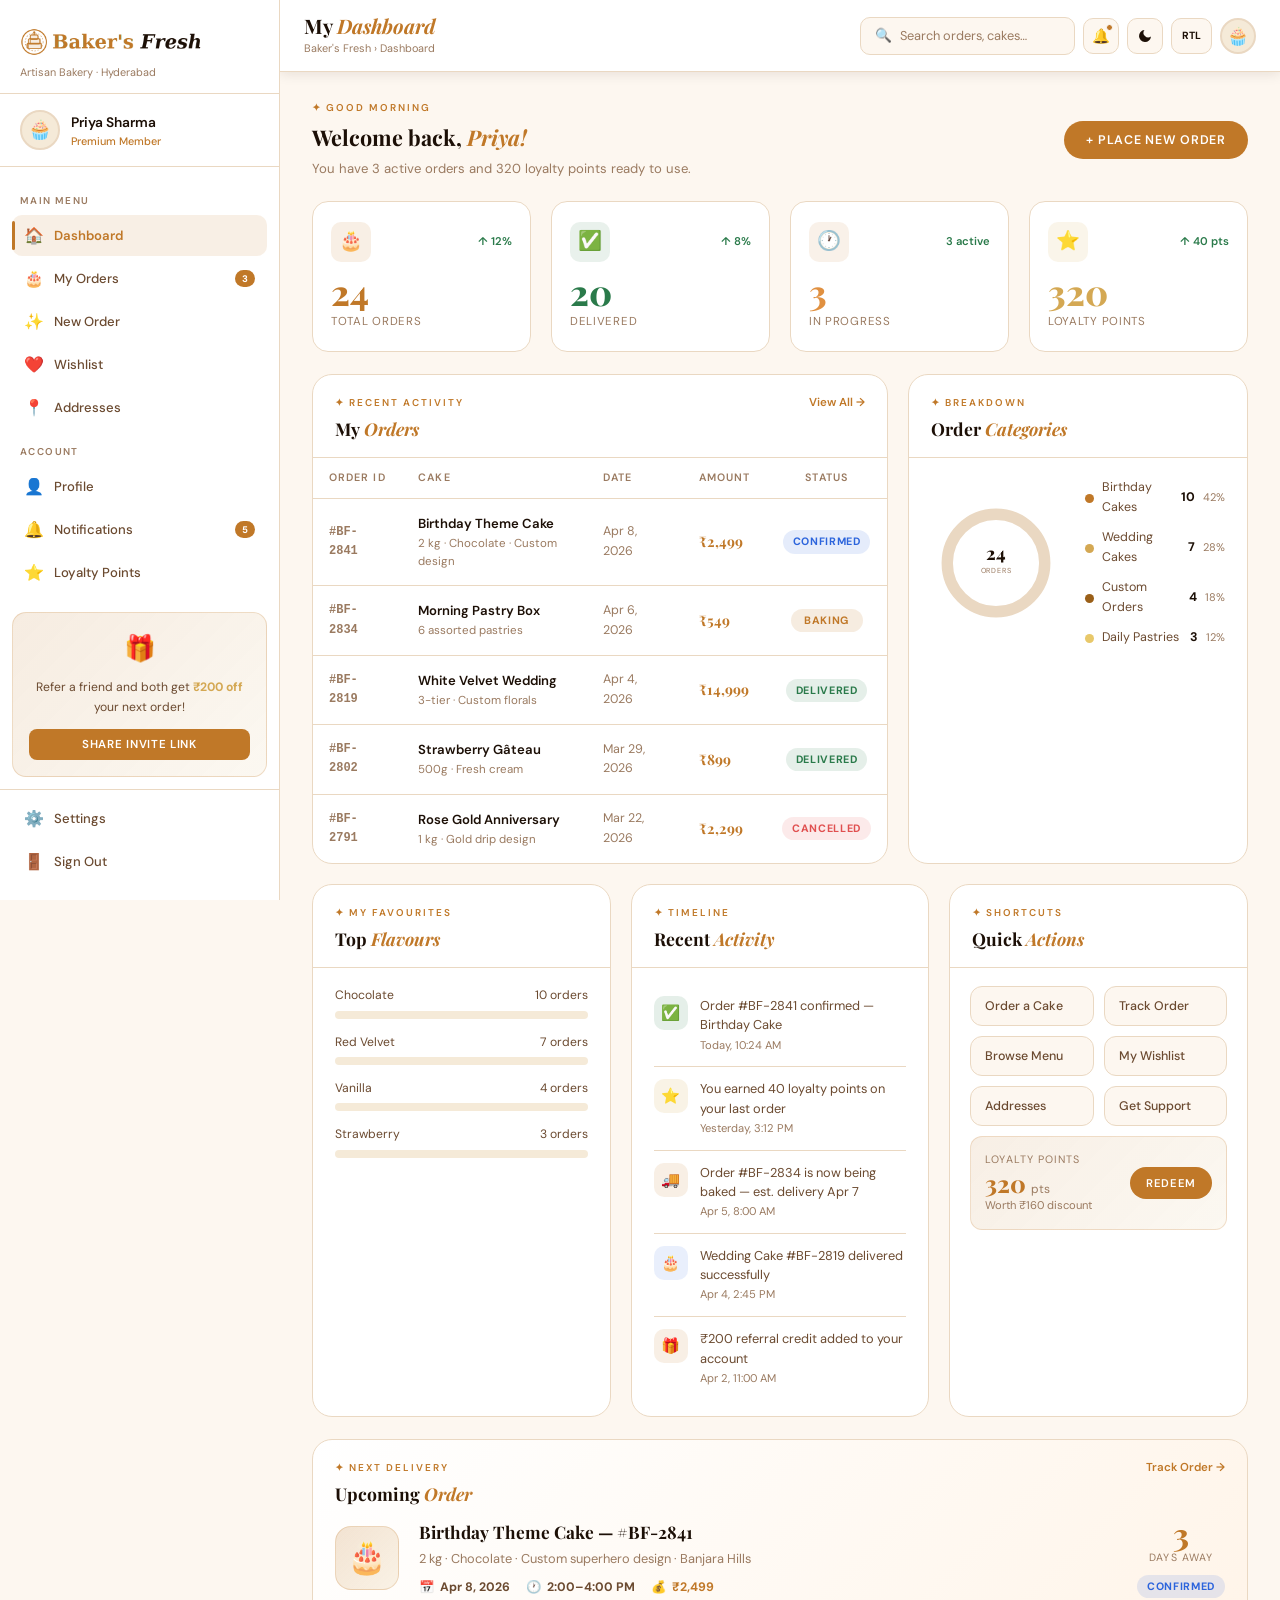
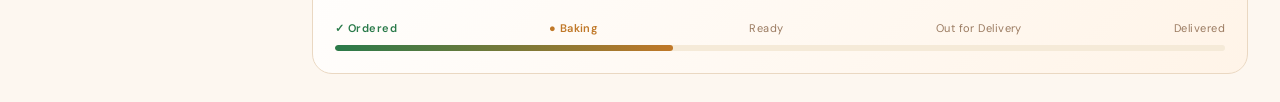
<file: dashboard.html>
<!DOCTYPE html>
<html lang="en" data-theme="light" dir="ltr">
<head>
  <meta charset="UTF-8">
  <meta name="viewport" content="width=device-width, initial-scale=1.0">
  <title>Dashboard — Baker's Fresh</title>
  <link rel="icon" type="image/svg+xml" href="favicon.svg">
  <link rel="shortcut icon" href="favicon.svg">
  <link rel="apple-touch-icon" href="favicon.svg">
  <link rel="preconnect" href="https://fonts.googleapis.com">
  <link href="https://fonts.googleapis.com/css2?family=Playfair+Display:ital,wght@0,400;0,600;0,800;1,400;1,700&family=DM+Sans:wght@300;400;500;600&display=swap" rel="stylesheet">
  <link rel="stylesheet" href="css/dashboard.css">
</head>
<body>

<div class="sidebar-overlay" id="sb-overlay" onclick="closeSidebar()"></div>

<div class="dash-wrap">

  <aside class="sidebar" id="sidebar">
    <div class="sb-brand">
       <a class="logo" href="index.html">
    <img src="Images/logo-light.png" alt="Baker's Fresh" class="logo-img logo-img--light">
    <img src="Images/logo-dark.png"  alt="Baker's Fresh" class="logo-img logo-img--dark">
  </a>
      <div class="sb-tagline">Artisan Bakery · Hyderabad</div>
    </div>
    <div class="sb-user">
      <div class="sb-avatar">🧁</div>
      <div>
        <div class="sb-user-name">Priya Sharma</div>
        <div class="sb-user-tag">Premium Member</div>
      </div>
    </div>
    <div class="sb-nav">
      <div class="sb-section-label">Main Menu</div>
      <button class="sb-link act" onclick="activateNav(this, 'My <em>Dashboard</em>')"><span class="sb-ico">🏠</span> Dashboard</button>
      <button class="sb-link" onclick="activateNav(this, 'My <em>Orders</em>')"><span class="sb-ico">🎂</span> My Orders<span class="sb-badge">3</span></button>
      <button class="sb-link" onclick="activateNav(this, 'New <em>Order</em>')"><span class="sb-ico">✨</span> New Order</button>
      <button class="sb-link" onclick="activateNav(this, 'My <em>Wishlist</em>')"><span class="sb-ico">❤️</span> Wishlist</button>
      <button class="sb-link" onclick="activateNav(this, 'My <em>Addresses</em>')"><span class="sb-ico">📍</span> Addresses</button>
      <div class="sb-section-label">Account</div>
      <button class="sb-link" onclick="activateNav(this, 'My <em>Profile</em>')"><span class="sb-ico">👤</span> Profile</button>
      <button class="sb-link" onclick="activateNav(this, '<em>Notifications</em>')"><span class="sb-ico">🔔</span> Notifications<span class="sb-badge">5</span></button>
      <button class="sb-link" onclick="activateNav(this, 'Loyalty <em>Points</em>')"><span class="sb-ico">⭐</span> Loyalty Points</button>
      <button class="sb-link" onclick="activateNav(this, 'Help &amp; <em>Support</em>')"><span class="sb-ico">💬</span> Help &amp; Support</button>
    </div>
    <div class="sb-promo">
      <div class="sb-promo-icon">🎁</div>
      <p>Refer a friend and both get <strong style="color:#D4A853">₹200 off</strong> your next order!</p>
      <button class="sb-promo-btn" onclick="showToast('Referral link copied to clipboard!','success')">Share Invite Link</button>
    </div>
    <div class="sb-bottom">
      <button class="sb-link" onclick="activateNav(this,'<em>Settings</em>')"><span class="sb-ico">⚙️</span> Settings</button>
      <button class="sb-link" onclick="window.location.href='login.html'"><span class="sb-ico">🚪</span> Sign Out</button>
    </div>
  </aside>

  <div class="dash-main">

    <header class="dash-header">
      <div style="display:flex;align-items:center;gap:12px">
        <button class="mob-toggle" id="mob-toggle" onclick="toggleSidebar()">
          <span></span><span></span><span></span>
        </button>
        <div class="dash-header-left">
          <h1>My <em>Dashboard</em></h1>
          <div class="dash-breadcrumb">Baker's Fresh › Dashboard</div>
        </div>
      </div>
      <div class="dash-header-right">
        <div class="dash-search">
          <span style="font-size:.85rem;color:var(--text3)">🔍</span>
          <input type="text" placeholder="Search orders, cakes…">
        </div>
        <button class="hdr-btn" onclick="showToast('No new notifications','info')" title="Notifications">🔔<span class="notif-dot"></span></button>
       <button class="icon-btn" id="theme-btn" onclick="toggleTheme()" title="Dark / Light">
  <svg id="icon-moon" xmlns="http://www.w3.org/2000/svg" width="16" height="16" viewBox="0 0 24 24" fill="currentColor" style="display:block">
    <path d="M21 12.79A9 9 0 1 1 11.21 3 7 7 0 0 0 21 12.79z"/>
  </svg>
  <svg id="icon-sun" xmlns="http://www.w3.org/2000/svg" width="16" height="16" viewBox="0 0 24 24" fill="none" stroke="currentColor" stroke-width="2" stroke-linecap="round" stroke-linejoin="round" style="display:none">
    <circle cx="12" cy="12" r="5"/>
    <line x1="12" y1="1" x2="12" y2="3"/><line x1="12" y1="21" x2="12" y2="23"/>
    <line x1="4.22" y1="4.22" x2="5.64" y2="5.64"/><line x1="18.36" y1="18.36" x2="19.78" y2="19.78"/>
    <line x1="1" y1="12" x2="3" y2="12"/><line x1="21" y1="12" x2="23" y2="12"/>
    <line x1="4.22" y1="19.78" x2="5.64" y2="18.36"/><line x1="18.36" y1="5.64" x2="19.78" y2="4.22"/>
  </svg>
</button>
        <button class="rtl-btn" id="rtl-btn" onclick="toggleRTL()" title="RTL / LTR">RTL</button>
        <div class="hdr-avatar" title="Profile" onclick="showToast('Profile settings coming soon','info')">🧁</div>
      </div>
    </header>

    <div class="dash-body">

      <div style="display:flex;align-items:center;justify-content:space-between;margin-bottom:22px" class="anim-1">
        <div>
          <div class="sec-tag">✦ Good Morning</div>
          <p style="font-family:'Playfair Display',serif;font-size:1.35rem;font-weight:700;color:var(--text);margin-top:4px">Welcome back, <em style="font-style:italic;color:#C07828">Priya!</em></p>
          <p style="font-size:.82rem;color:var(--text3);margin-top:3px">You have 3 active orders and 320 loyalty points ready to use.</p>
        </div>
        <button class="btn-primary" onclick="showToast('Opening new order form…','info')">+ Place New Order</button>
      </div>

      <div class="stat-row anim-2">
        <div class="stat-card" style="--stat-color:#C07828;--stat-bg:rgba(192,120,40,.12)">
          <div class="stat-card-top"><div class="stat-ico">🎂</div><span class="stat-change up">↑ 12%</span></div>
          <div class="stat-n" data-target="24">24</div><div class="stat-label">Total Orders</div>
        </div>
        <div class="stat-card" style="--stat-color:#2A7A4A;--stat-bg:rgba(42,122,74,.10)">
          <div class="stat-card-top"><div class="stat-ico">✅</div><span class="stat-change up">↑ 8%</span></div>
          <div class="stat-n" data-target="20">20</div><div class="stat-label">Delivered</div>
        </div>
        <div class="stat-card" style="--stat-color:#E09040;--stat-bg:rgba(192,120,40,.10)">
          <div class="stat-card-top"><div class="stat-ico">🕐</div><span class="stat-change up">3 active</span></div>
          <div class="stat-n" data-target="3">3</div><div class="stat-label">In Progress</div>
        </div>
        <div class="stat-card" style="--stat-color:#D4A853;--stat-bg:rgba(212,168,83,.12)">
          <div class="stat-card-top"><div class="stat-ico">⭐</div><span class="stat-change up">↑ 40 pts</span></div>
          <div class="stat-n" data-target="320">320</div><div class="stat-label">Loyalty Points</div>
        </div>
      </div>

      <div class="dash-grid anim-3">

        <div class="card">
          <div class="card-head">
            <div>
              <div class="sec-tag">✦ Recent Activity</div>
              <div class="card-title" style="margin-top:4px">My <em>Orders</em></div>
            </div>
            <button class="card-action" onclick="activateNav(document.querySelectorAll('.sb-link')[1],'My <em>Orders</em>');showToast('Viewing all orders','info')">View All →</button>
          </div>
          <!-- ✦ WRAPPER: enables horizontal scroll at narrow widths keeping status badge visible -->
          <div class="orders-table-wrapper">
            <table class="orders-table">
              <thead>
                <tr>
                  <th>Order ID</th>
                  <th>Cake</th>
                  <th>Date</th>
                  <th>Amount</th>
                  <th>Status</th>
                </tr>
              </thead>
              <tbody>
                <tr>
                  <td><div class="order-id">#BF-2841</div></td>
                  <td><div class="order-cake"><div><div class="order-cake-name">Birthday Theme Cake</div><div class="order-cake-sub">2 kg · Chocolate · Custom design</div></div></div></td>
                  <td style="font-size:.78rem;color:var(--text3)">Apr 8, 2026</td>
                  <td><span class="order-price">₹2,499</span></td>
                  <td><span class="status-badge status-new">Confirmed</span></td>
                </tr>
                <tr>
                  <td><div class="order-id">#BF-2834</div></td>
                  <td><div class="order-cake"><div><div class="order-cake-name">Morning Pastry Box</div><div class="order-cake-sub">6 assorted pastries</div></div></div></td>
                  <td style="font-size:.78rem;color:var(--text3)">Apr 6, 2026</td>
                  <td><span class="order-price">₹549</span></td>
                  <td><span class="status-badge status-pending">Baking</span></td>
                </tr>
                <tr>
                  <td><div class="order-id">#BF-2819</div></td>
                  <td><div class="order-cake"><div><div class="order-cake-name">White Velvet Wedding</div><div class="order-cake-sub">3-tier · Custom florals</div></div></div></td>
                  <td style="font-size:.78rem;color:var(--text3)">Apr 4, 2026</td>
                  <td><span class="order-price">₹14,999</span></td>
                  <td><span class="status-badge status-done">Delivered</span></td>
                </tr>
                <tr>
                  <td><div class="order-id">#BF-2802</div></td>
                  <td><div class="order-cake"><div><div class="order-cake-name">Strawberry Gâteau</div><div class="order-cake-sub">500g · Fresh cream</div></div></div></td>
                  <td style="font-size:.78rem;color:var(--text3)">Mar 29, 2026</td>
                  <td><span class="order-price">₹899</span></td>
                  <td><span class="status-badge status-done">Delivered</span></td>
                </tr>
                <tr>
                  <td><div class="order-id">#BF-2791</div></td>
                  <td><div class="order-cake"><div><div class="order-cake-name">Rose Gold Anniversary</div><div class="order-cake-sub">1 kg · Gold drip design</div></div></div></td>
                  <td style="font-size:.78rem;color:var(--text3)">Mar 22, 2026</td>
                  <td><span class="order-price">₹2,299</span></td>
                  <td><span class="status-badge status-cancel">Cancelled</span></td>
                </tr>
              </tbody>
            </table>
          </div>
        </div>

        <div class="card">
          <div class="card-head">
            <div><div class="sec-tag">✦ Breakdown</div><div class="card-title" style="margin-top:4px">Order <em>Categories</em></div></div>
          </div>
          <div class="donut-wrap">
            <svg id="donut-svg" class="donut-svg" viewBox="0 0 160 160">
              <circle cx="80" cy="80" r="60" fill="none" stroke="var(--border)" stroke-width="14"/>
              <text x="80" y="76" text-anchor="middle" font-family="'Playfair Display',serif" font-size="22" font-weight="800" fill="var(--text)">24</text>
              <text x="80" y="92" text-anchor="middle" font-family="'DM Sans',sans-serif" font-size="9" fill="var(--text3)" letter-spacing="1">ORDERS</text>
            </svg>
            <div class="donut-legend">
              <div class="legend-row"><div class="legend-left"><div class="legend-dot" style="background:#C07828"></div>Birthday Cakes</div><div><span class="legend-val">10</span><span class="legend-pct">42%</span></div></div>
              <div class="legend-row"><div class="legend-left"><div class="legend-dot" style="background:#D4A853"></div>Wedding Cakes</div><div><span class="legend-val">7</span><span class="legend-pct">28%</span></div></div>
              <div class="legend-row"><div class="legend-left"><div class="legend-dot" style="background:#9A5F18"></div>Custom Orders</div><div><span class="legend-val">4</span><span class="legend-pct">18%</span></div></div>
              <div class="legend-row"><div class="legend-left"><div class="legend-dot" style="background:#E8C86A"></div>Daily Pastries</div><div><span class="legend-val">3</span><span class="legend-pct">12%</span></div></div>
            </div>
          </div>
        </div>

      </div>

      <div class="dash-grid-bottom anim-4">

        <div class="card">
          <div class="card-head"><div><div class="sec-tag">✦ My Favourites</div><div class="card-title" style="margin-top:4px">Top <em>Flavours</em></div></div></div>
          <div class="chart-bars">
            <div class="chart-bar-row"><div class="chart-bar-label"><span>Chocolate</span><span>10 orders</span></div><div class="chart-bar-track"><div class="chart-bar-fill" data-width="82%"></div></div></div>
            <div class="chart-bar-row"><div class="chart-bar-label"><span>Red Velvet</span><span>7 orders</span></div><div class="chart-bar-track"><div class="chart-bar-fill" data-width="58%"></div></div></div>
            <div class="chart-bar-row"><div class="chart-bar-label"><span>Vanilla</span><span>4 orders</span></div><div class="chart-bar-track"><div class="chart-bar-fill" data-width="34%"></div></div></div>
            <div class="chart-bar-row"><div class="chart-bar-label"><span>Strawberry</span><span>3 orders</span></div><div class="chart-bar-track"><div class="chart-bar-fill" data-width="24%"></div></div></div>
          </div>
        </div>

        <div class="card">
          <div class="card-head"><div><div class="sec-tag">✦ Timeline</div><div class="card-title" style="margin-top:4px">Recent <em>Activity</em></div></div></div>
          <div class="activity-list">
            <div class="activity-item"><div class="act-ico" style="background:rgba(42,122,74,.12)">✅</div><div class="act-body"><div class="act-title">Order #BF-2841 confirmed — Birthday Cake</div><div class="act-time">Today, 10:24 AM</div></div></div>
            <div class="activity-item"><div class="act-ico" style="background:rgba(212,168,83,.14)">⭐</div><div class="act-body"><div class="act-title">You earned 40 loyalty points on your last order</div><div class="act-time">Yesterday, 3:12 PM</div></div></div>
            <div class="activity-item"><div class="act-ico" style="background:rgba(192,120,40,.12)">🚚</div><div class="act-body"><div class="act-title">Order #BF-2834 is now being baked — est. delivery Apr 7</div><div class="act-time">Apr 5, 8:00 AM</div></div></div>
            <div class="activity-item"><div class="act-ico" style="background:rgba(44,100,220,.10)">🎂</div><div class="act-body"><div class="act-title">Wedding Cake #BF-2819 delivered successfully</div><div class="act-time">Apr 4, 2:45 PM</div></div></div>
            <div class="activity-item"><div class="act-ico" style="background:rgba(192,120,40,.12)">🎁</div><div class="act-body"><div class="act-title">₹200 referral credit added to your account</div><div class="act-time">Apr 2, 11:00 AM</div></div></div>
          </div>
        </div>

        <div class="card">
          <div class="card-head"><div><div class="sec-tag">✦ Shortcuts</div><div class="card-title" style="margin-top:4px">Quick <em>Actions</em></div></div></div>
          <div class="quick-actions">
            <button class="qa-btn" onclick="showToast('Opening cake order form…','info')">Order a Cake</button>
            <button class="qa-btn" onclick="showToast('Opening tracking page…','info')">Track Order</button>
            <button class="qa-btn" onclick="showToast('Opening menu…','info')">Browse Menu</button>
            <button class="qa-btn" onclick="showToast('Opening wishlist…','info')">My Wishlist</button>
            <button class="qa-btn" onclick="showToast('Opening address book…','info')">Addresses</button>
            <button class="qa-btn" onclick="showToast('Opening support chat…','info')">Get Support</button>
            <div style="grid-column:1/-1;padding:14px;border-radius:12px;background:linear-gradient(135deg,rgba(192,120,40,.12),rgba(212,168,83,.08));border:1px solid rgba(192,120,40,.2);display:flex;align-items:center;justify-content:space-between;gap:10px">
              <div>
                <div style="font-size:.67rem;letter-spacing:.1em;text-transform:uppercase;color:var(--text3);margin-bottom:3px">Loyalty Points</div>
                <div style="font-family:'Playfair Display',serif;font-size:1.5rem;font-weight:800;color:#C07828;line-height:1">320 <span style="font-size:.75rem;color:var(--text3);font-family:'DM Sans',sans-serif;font-weight:400">pts</span></div>
                <div style="font-size:.7rem;color:var(--text3);margin-top:2px">Worth ₹160 discount</div>
              </div>
              <button class="btn-primary" style="font-size:.7rem;padding:9px 16px;white-space:nowrap" onclick="showToast('Redeeming points…','success')">Redeem</button>
            </div>
          </div>
        </div>

      </div>

      <div class="anim-5" style="margin-top:22px">
        <div class="card" style="background:linear-gradient(135deg,var(--surface) 0%,var(--surface2) 100%)">
          <div class="card-head" style="border-bottom:none;padding-bottom:10px">
            <div><div class="sec-tag">✦ Next Delivery</div><div class="card-title" style="margin-top:4px">Upcoming <em>Order</em></div></div>
            <button class="card-action" onclick="showToast('Opening order details…','info')">Track Order →</button>
          </div>
          <div style="padding:0 22px 22px;display:grid;grid-template-columns:auto 1fr auto;gap:20px;align-items:center">
            <div style="width:64px;height:64px;border-radius:16px;background:linear-gradient(135deg,rgba(192,120,40,.2),rgba(212,168,83,.12));border:1px solid rgba(192,120,40,.22);display:flex;align-items:center;justify-content:center;font-size:2rem">🎂</div>
            <div>
              <div style="font-family:'Playfair Display',serif;font-size:1.08rem;font-weight:700;color:var(--text);margin-bottom:4px">Birthday Theme Cake — #BF-2841</div>
              <div style="font-size:.8rem;color:var(--text3);margin-bottom:8px">2 kg · Chocolate · Custom superhero design · Banjara Hills</div>
              <div style="display:flex;align-items:center;gap:16px">
                <div style="display:flex;align-items:center;gap:6px;font-size:.77rem;color:var(--text2)">📅 <strong>Apr 8, 2026</strong></div>
                <div style="display:flex;align-items:center;gap:6px;font-size:.77rem;color:var(--text2)">🕐 <strong>2:00–4:00 PM</strong></div>
                <div style="display:flex;align-items:center;gap:6px;font-size:.77rem;color:var(--text2)">💰 <strong style="color:#C07828">₹2,499</strong></div>
              </div>
            </div>
            <div style="text-align:center">
              <div style="font-family:'Playfair Display',serif;font-size:2rem;font-weight:800;color:#C07828;line-height:1">3</div>
              <div style="font-size:.66rem;letter-spacing:.1em;text-transform:uppercase;color:var(--text3)">Days Away</div>
              <span class="status-badge status-new" style="margin-top:8px;display:inline-flex">Confirmed</span>
            </div>
          </div>
          <div style="padding:0 22px 22px">
            <div style="display:flex;justify-content:space-between;font-size:.69rem;color:var(--text3);margin-bottom:8px;letter-spacing:.04em">
              <span style="color:#2A7A4A;font-weight:600">✓ Ordered</span>
              <span style="color:#C07828;font-weight:600">● Baking</span>
              <span>Ready</span>
              <span>Out for Delivery</span>
              <span>Delivered</span>
            </div>
            <div style="height:6px;border-radius:100px;background:var(--bg3);overflow:hidden">
              <div style="height:100%;width:38%;border-radius:100px;background:linear-gradient(90deg,#2A7A4A,#C07828);transition:width 1.2s ease"></div>
            </div>
          </div>
        </div>
      </div>

    </div>
  </div>

</div>

<script src="js/dashboard.js"></script>
</body>
</html>
</file>
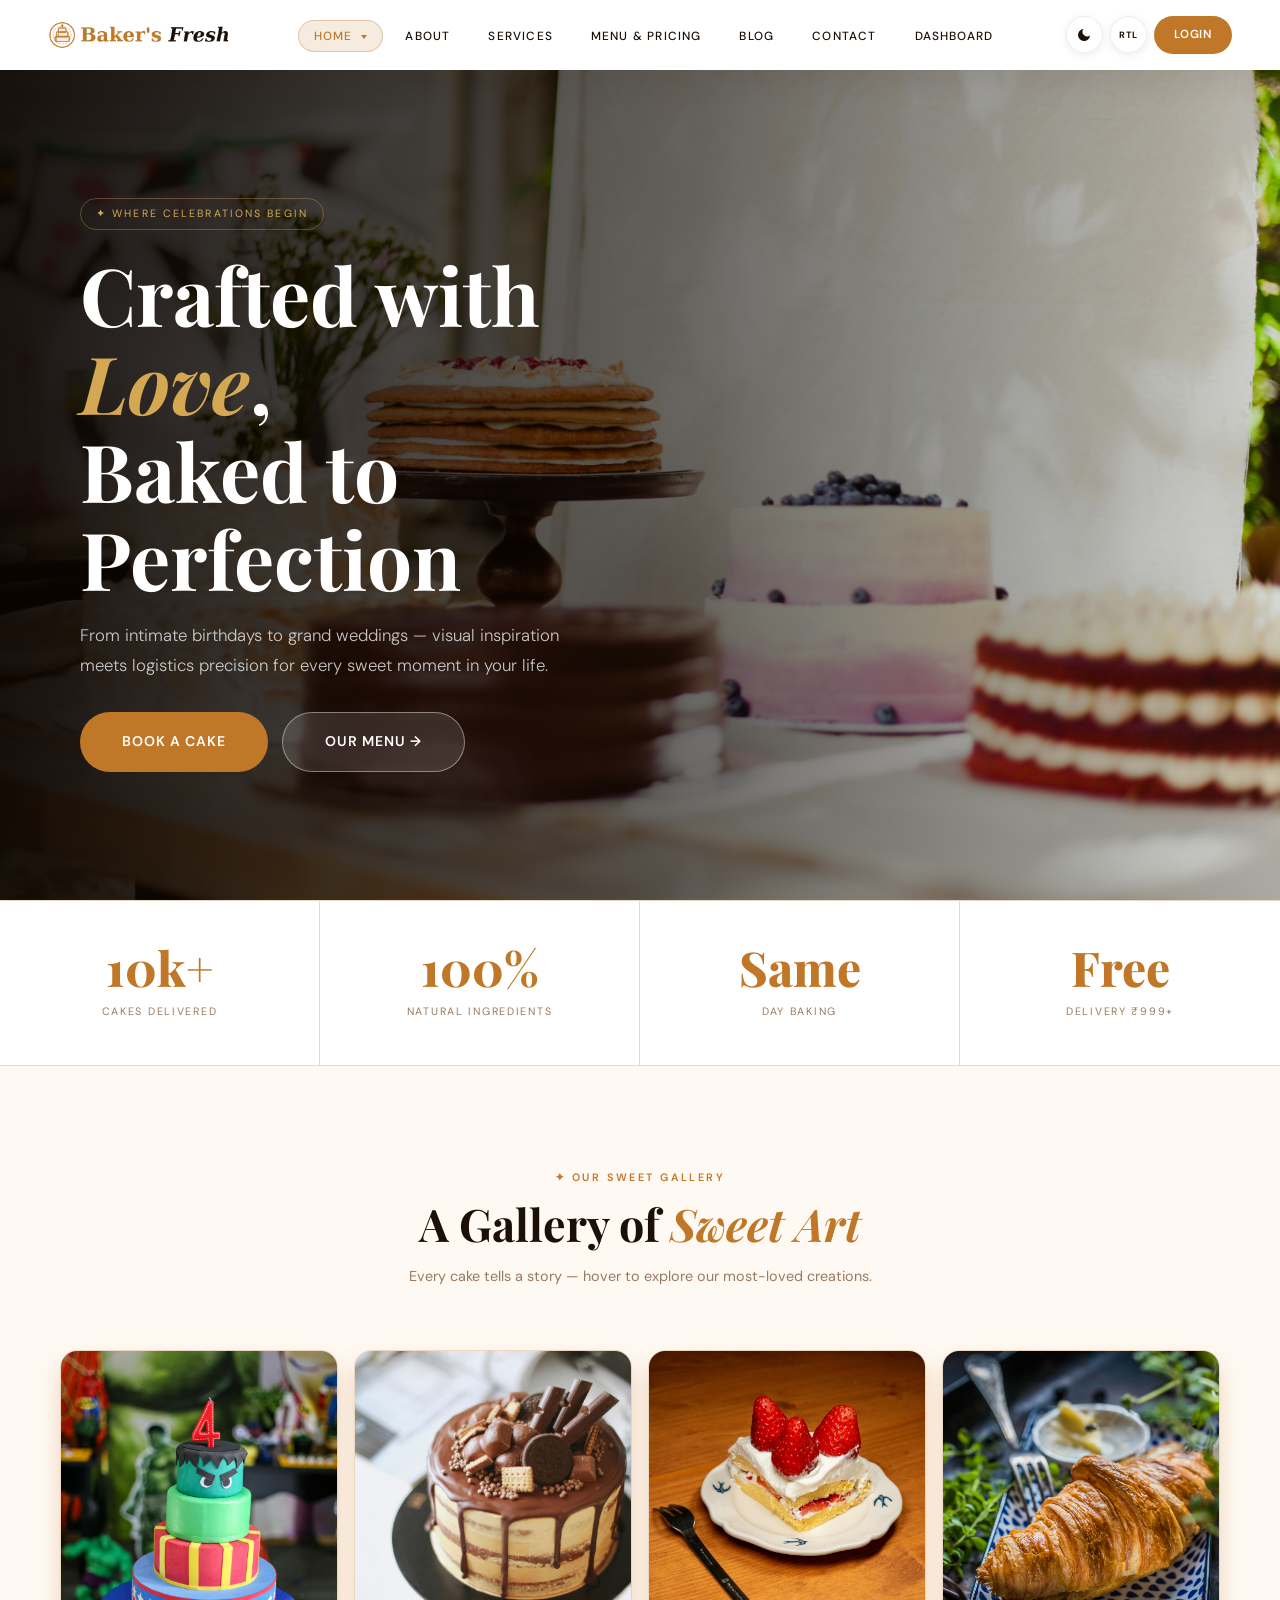
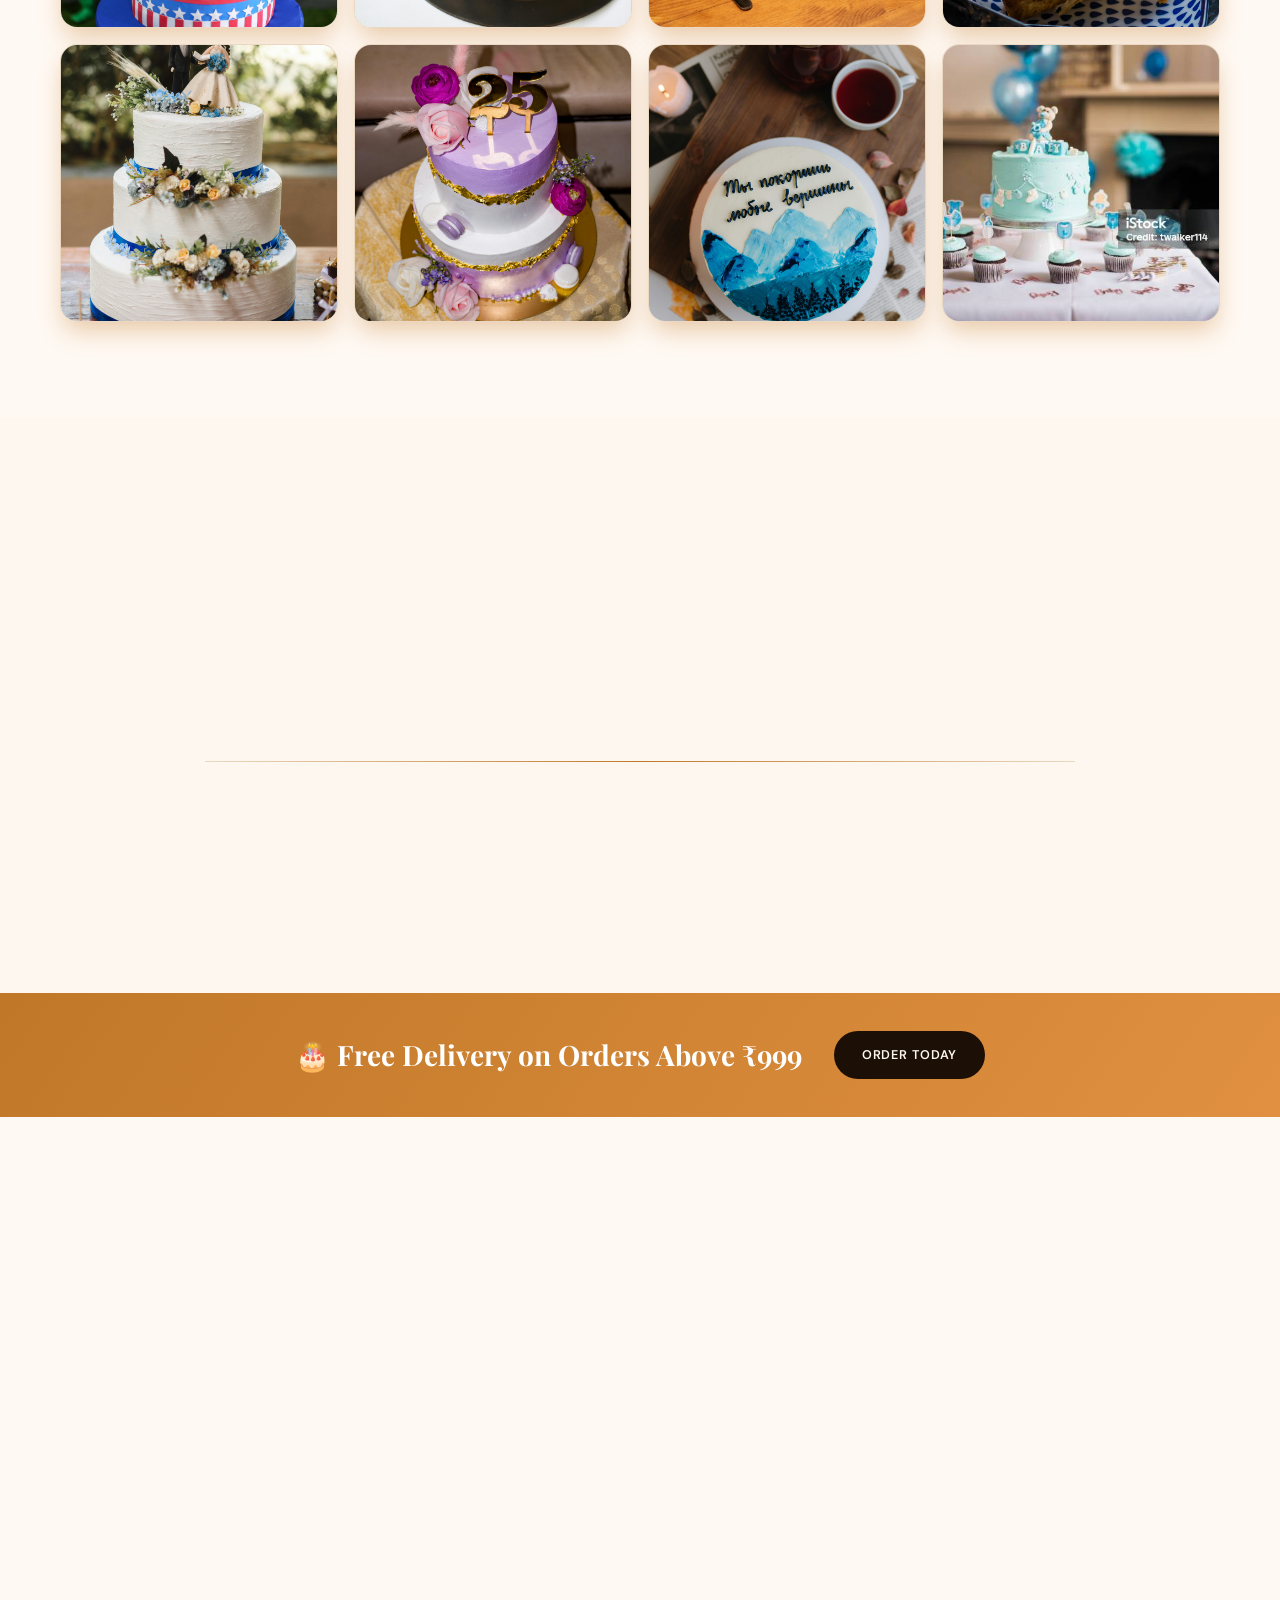
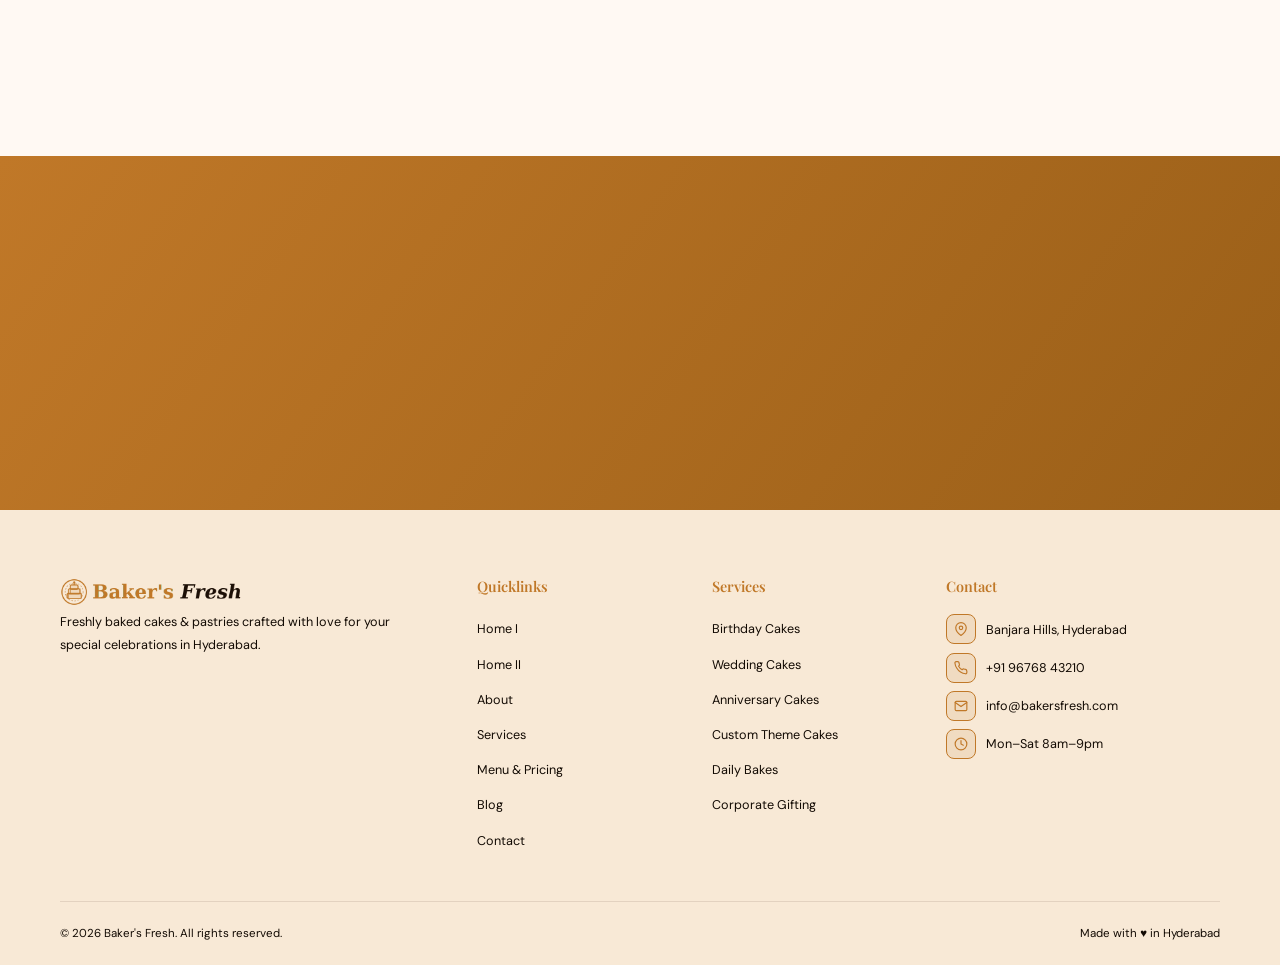
<file: home2.html>
<!DOCTYPE html>
<html lang="en" data-theme="light" dir="ltr">
<head>
  <meta charset="UTF-8"><meta name="viewport" content="width=device-width, initial-scale=1.0">
  <title>Baker's Fresh — Home II</title>
  <link rel="icon" type="image/svg+xml" href="favicon.svg">
  <link rel="shortcut icon" href="favicon.svg">
  <link rel="apple-touch-icon" href="favicon.svg">
  <link rel="preconnect" href="https://fonts.googleapis.com">
  <link href="https://fonts.googleapis.com/css2?family=Playfair+Display:ital,wght@0,400;0,600;0,800;1,400;1,700&family=DM+Sans:wght@300;400;500;600&display=swap" rel="stylesheet">
  <link rel="stylesheet" href="css/global.css">
  <link rel="stylesheet" href="css/home2.css">
</head>
<body>

<nav id="nav">
  <a class="logo" href="index.html">
    <img src="Images/logo-light.png" alt="Baker's Fresh" class="logo-img logo-img--light">
    <img src="Images/logo-dark.png"  alt="Baker's Fresh" class="logo-img logo-img--dark">
  </a>
  <ul class="nav-links">
    <li class="has-drop">
      <a href="index.html" class="act">Home <span class="drop-chevron"></span></a>
      <div class="nav-dropdown">
        <a class="dd-item" href="index.html">Home I</a>
        <a class="dd-item act" href="home2.html">Home II</a>
      </div>
    </li>
    <li><a href="about.html">About</a></li>
    <li><a href="services.html">Services</a></li>
    <li><a href="menu.html">Menu &amp; Pricing</a></li>
    <li><a href="blog.html">Blog</a></li>
    <li><a href="contact.html">Contact</a></li>
    <li><a href="dashboard.html">Dashboard</a></li>
  </ul>
  <div class="nav-r">
    <button class="icon-btn" id="theme-btn" onclick="toggleTheme()" title="Dark / Light">
      <svg id="icon-moon" xmlns="http://www.w3.org/2000/svg" width="16" height="16" viewBox="0 0 24 24" fill="currentColor" style="display:block">
        <path d="M21 12.79A9 9 0 1 1 11.21 3 7 7 0 0 0 21 12.79z"/>
      </svg>
      <svg id="icon-sun" xmlns="http://www.w3.org/2000/svg" width="16" height="16" viewBox="0 0 24 24" fill="none" stroke="currentColor" stroke-width="2" stroke-linecap="round" stroke-linejoin="round" style="display:none">
        <circle cx="12" cy="12" r="5"/>
        <line x1="12" y1="1" x2="12" y2="3"/><line x1="12" y1="21" x2="12" y2="23"/>
        <line x1="4.22" y1="4.22" x2="5.64" y2="5.64"/><line x1="18.36" y1="18.36" x2="19.78" y2="19.78"/>
        <line x1="1" y1="12" x2="3" y2="12"/><line x1="21" y1="12" x2="23" y2="12"/>
        <line x1="4.22" y1="19.78" x2="5.64" y2="18.36"/><line x1="18.36" y1="5.64" x2="19.78" y2="4.22"/>
      </svg>
    </button>
    <button class="rtl-btn" id="rtl-btn" onclick="toggleRTL()" title="RTL / LTR">RTL</button>
    <a href="login.html" class="btn btn-primary btn-sm">Login</a>
    <button class="ham" id="ham" onclick="toggleMob()"><span></span><span></span><span></span></button>
  </div>
</nav>

<div class="mob-nav" id="mob-nav">
  <button class="mob-dd-toggle" onclick="toggleMobDrop(this)">Home <span class="mob-dd-chevron">▼</span></button>
  <div class="mob-dropdown">
    <a href="index.html" onclick="closeMob()">Home I</a>
    <a href="home2.html" onclick="closeMob()" class="act">Home II</a>
  </div>
  <a href="about.html" onclick="closeMob()">About</a>
  <a href="services.html" onclick="closeMob()">Services</a>
  <a href="menu.html" onclick="closeMob()">Menu &amp; Pricing</a>
  <a href="blog.html" onclick="closeMob()">Blog</a>
  <a href="contact.html" onclick="closeMob()">Contact</a>
  <a href="dashboard.html" onclick="closeMob()">Dashboard</a>
  <a href="login.html" class="btn btn-primary btn-sm">Login</a>
</div>

<div class="h2-sec">
  <div class="h2-bg"><img src="Images/home2.jpg" alt="Hero"></div>
  <div class="h2-ov"></div>
  <div class="h2-cnt">
    <div class="eyebrow">✦ Where Celebrations Begin</div>
    <h1>Crafted with <em>Love</em>,<br>Baked to Perfection</h1>
    <p>From intimate birthdays to grand weddings — visual inspiration meets logistics precision for every sweet moment in your life.</p>
    <div class="h2-btns">
      <a href="contact.html" class="btn btn-primary btn-lg">Book a Cake</a>
      <a href="services.html" class="btn btn-ghost btn-lg">Our Menu →</a>
    </div>
  </div>
</div>

<div class="stats-bar">
  <div class="stat-item reveal"><span class="stat-n">10k+</span><span class="stat-l">Cakes Delivered</span></div>
  <div class="stat-item reveal rd1"><span class="stat-n">100%</span><span class="stat-l">Natural Ingredients</span></div>
  <div class="stat-item reveal rd2"><span class="stat-n">Same</span><span class="stat-l">Day Baking</span></div>
  <div class="stat-item reveal rd3"><span class="stat-n">Free</span><span class="stat-l">Delivery ₹999+</span></div>
</div>

<section class="sec sec-alt">
  <div class="wrap">
    <div class="sec-head reveal">
      <div class="sec-tag">✦ Our Sweet Gallery</div>
      <h2 class="sec-title">A Gallery of <em>Sweet Art</em></h2>
      <p class="sec-sub">Every cake tells a story — hover to explore our most-loved creations.</p>
    </div>
    <div class="masonry">
      <div class="mc reveal"><img src="Images/birthday.jpg" alt="Birthday" loading="lazy"><div class="mc-info"><h4>Birthday Extravaganza</h4><span>From ₹1,499</span></div></div>
      <div class="mc reveal rd1"><img src="Images/chocolate.jpg" alt="Chocolate" loading="lazy"><div class="mc-info"><h4>Chocolate Dream</h4><span>₹799</span></div></div>
      <div class="mc reveal rd2"><img src="Images/strawberry.jpg" alt="Strawberry" loading="lazy"><div class="mc-info"><h4>Strawberry Cloud</h4><span>₹149</span></div></div>
      <div class="mc reveal rd3"><img src="Images/butter croissant.jpg" alt="Croissant" loading="lazy"><div class="mc-info"><h4>Artisan Croissant</h4><span>₹99</span></div></div>
      <div class="mc reveal rd1"><img src="Images/wedding.jpg" alt="Wedding" loading="lazy"><div class="mc-info"><h4>Wedding Elegance</h4><span>From ₹4,999</span></div></div>
      <div class="mc reveal rd2"><img src="Images/anniversary.jpg" alt="Anniversary" loading="lazy"><div class="mc-info"><h4>Anniversary Romance</h4><span>From ₹1,099</span></div></div>
      <div class="mc reveal rd3"><img src="Images/carporate theme.jpg" alt="Corporate" loading="lazy"><div class="mc-info"><h4>Corporate Celebration</h4><span>From ₹2,499</span></div></div>
      <div class="mc reveal rd3"><img src="Images/baby shower.jpg" alt="Baby Shower" loading="lazy"><div class="mc-info"><h4>Baby Shower Bliss</h4><span>From ₹2,000</span></div></div>
    </div>
  </div>
</section>

<section class="sec">
  <div class="wrap">
    <div class="sec-head reveal">
      <div class="sec-tag">✦ Simple Process</div>
      <h2 class="sec-title">How It <em>Works</em></h2>
      <p class="sec-sub">From your vision to your doorstep — 4 effortless steps to your dream cake.</p>
    </div>
    <div class="steps">
      <div class="step reveal"><div class="step-n">01</div><div class="step-title">Choose</div><div class="step-desc">Browse our catalogue or describe your dream cake and celebration vision.</div></div>
      <div class="step reveal rd1"><div class="step-n">02</div><div class="step-title">Customise</div><div class="step-desc">Pick flavours, tiers and decorations. Finalise your design with our artists.</div></div>
      <div class="step reveal rd2"><div class="step-n">03</div><div class="step-title">We Bake</div><div class="step-desc">Our master bakers craft your order using only fresh, premium ingredients.</div></div>
      <div class="step reveal rd3"><div class="step-n">04</div><div class="step-title">Delivered</div><div class="step-desc">Your cake arrives fresh, perfectly packaged and exactly on time.</div></div>
    </div>
  </div>
</section>

<div class="promo">
  <div class="promo-txt">🎂 Free Delivery on Orders Above ₹999</div>
  <a href="contact.html" class="btn btn-dark">Order Today</a>
</div>

<section class="sec sec-alt">
  <div class="wrap">
    <div class="sec-head reveal">
      <div class="sec-tag">✦ Our Promise</div>
      <h2 class="sec-title">Baked Fresh, <em>Delivered Right</em></h2>
    </div>
   <div class="feat-grid">
 
  <!-- Card 1: Custom Celebration Cakes — cake/layers icon -->
  <div class="fcard reveal">
    <div class="fcard-inner">
      <div class="ficon">
        <svg xmlns="http://www.w3.org/2000/svg" width="30" height="30" viewBox="0 0 24 24"
          fill="none" stroke="#C07828" stroke-width="1.6"
          stroke-linecap="round" stroke-linejoin="round">
          <rect x="3" y="15" width="18" height="7" rx="2"/>
          <rect x="5" y="9"  width="14" height="7" rx="2"/>
          <rect x="7" y="4"  width="10" height="6" rx="2"/>
          <line x1="12" y1="1" x2="12" y2="4"/>
          <circle cx="12" cy="1" r="1.2" fill="#C07828" stroke="none"/>
        </svg>
      </div>
      <div class="ftitle">Custom Celebration Cakes</div>
      <div class="fdesc">Birthdays, weddings, anniversaries — every event gets a uniquely crafted masterpiece.</div>
    </div>
  </div>
 
  <!-- Card 2: Same-Day Baking — clock/timer icon -->
  <div class="fcard reveal rd1">
    <div class="fcard-inner">
      <div class="ficon">
        <svg xmlns="http://www.w3.org/2000/svg" width="30" height="30" viewBox="0 0 24 24"
          fill="none" stroke="#C07828" stroke-width="1.6"
          stroke-linecap="round" stroke-linejoin="round">
          <circle cx="12" cy="13" r="8"/>
          <polyline points="12 9 12 13 15 15"/>
          <path d="M5 3L2 6M22 6l-3-3"/>
        </svg>
      </div>
      <div class="ftitle">Same-Day Baking</div>
      <div class="fdesc">Order by 10am and receive fresh-baked goods at your doorstep that same afternoon.</div>
    </div>
  </div>
 
  <!-- Card 3: 100% Natural — leaf/organic icon -->
  <div class="fcard reveal rd2">
    <div class="fcard-inner">
      <div class="ficon">
        <svg xmlns="http://www.w3.org/2000/svg" width="30" height="30" viewBox="0 0 24 24"
          fill="none" stroke="#C07828" stroke-width="1.6"
          stroke-linecap="round" stroke-linejoin="round">
          <path d="M2 22c1.25-1.25 2.5-3 2.5-5.5C4.5 11 8 7 13 6c4-.8 7 .5 8.5 2-1 4-4 7.5-8.5 8.5-2.4.5-4.5-.2-6-1.5"/>
          <path d="M2 22s2-6 6-9"/>
        </svg>
      </div>
      <div class="ftitle">100% Natural</div>
      <div class="fdesc">No preservatives, no artificial colours — just real, wholesome ingredients you can taste.</div>
    </div>
  </div>
 
</div>
</section>

<div class="nl">
  <div class="nl-inner reveal">
    <h2>Stay Sweet, <em>Stay Fresh</em></h2>
    <p>Exclusive offers, seasonal recipes &amp; new arrivals straight to your inbox.</p>
    <div class="nl-form">
      <input type="email" placeholder="Enter your email address…">
      <button>Subscribe</button>
    </div>
  </div>
</div>

<footer>
  <div class="wrap">
    <div class="foot-grid">
      <div class="foot-brand">
         <a class="logo" href="index.html">
    <img src="Images/logo-light.png" alt="Baker's Fresh" class="logo-img logo-img--light">
    <img src="Images/logo-dark.png"  alt="Baker's Fresh" class="logo-img logo-img--dark">
  </a>
       
        <p>Freshly baked cakes &amp; pastries crafted with love for your special celebrations in Hyderabad.</p>
      </div>
      <div class="foot-col"><h5>Quicklinks</h5><ul>
        <li><a href="index.html">Home I</a></li>
        <li><a href="home2.html">Home II</a></li>
        <li><a href="about.html">About</a></li>
        <li><a href="services.html">Services</a></li>
        <li><a href="menu.html">Menu &amp; Pricing</a></li>
        <li><a href="blog.html">Blog</a></li>
        <li><a href="contact.html">Contact</a></li>
      </ul></div>
      <div class="foot-col"><h5>Services</h5><ul>
        <li><a href="service-detail.html">Birthday Cakes</a></li>
        <li><a href="service-detail.html">Wedding Cakes</a></li>
        <li><a href="service-detail2.html">Anniversary Cakes</a></li>
        <li><a href="service-detail.html">Custom Theme Cakes</a></li>
        <li><a href="service-detail.html">Daily Bakes</a></li>
        <li><a href="service-detail.html">Corporate Gifting</a></li>
      </ul></div>
       <div class="foot-col">
  <h5>Contact</h5>
  <ul>
 
    <li>
      <a>
        <span class="foot-icon">
          <svg xmlns="http://www.w3.org/2000/svg" width="14" height="14" viewBox="0 0 24 24" fill="none" stroke="#C07828" stroke-width="2" stroke-linecap="round" stroke-linejoin="round">
            <path d="M21 10c0 7-9 13-9 13s-9-6-9-13a9 9 0 0 1 18 0z"/>
            <circle cx="12" cy="10" r="3"/>
          </svg>
        </span>
        Banjara Hills, Hyderabad
      </a>
    </li>
 
    <li>
      <a>
        <span class="foot-icon">
          <svg xmlns="http://www.w3.org/2000/svg" width="14" height="14" viewBox="0 0 24 24" fill="none" stroke="#C07828" stroke-width="2" stroke-linecap="round" stroke-linejoin="round">
            <path d="M22 16.92v3a2 2 0 0 1-2.18 2 19.79 19.79 0 0 1-8.63-3.07A19.5 19.5 0 0 1 4.64 12a19.79 19.79 0 0 1-3.07-8.67A2 2 0 0 1 3.55 1.18h3a2 2 0 0 1 2 1.72c.127.96.361 1.903.7 2.81a2 2 0 0 1-.45 2.11L7.91 8.91a16 16 0 0 0 6.08 6.08l.91-.91a2 2 0 0 1 2.11-.45c.907.339 1.85.573 2.81.7a2 2 0 0 1 1.72 2.01z"/>
          </svg>
        </span>
        +91 96768 43210
      </a>
    </li>
 
    <li>
      <a>
        <span class="foot-icon">
          <svg xmlns="http://www.w3.org/2000/svg" width="14" height="14" viewBox="0 0 24 24" fill="none" stroke="#C07828" stroke-width="2" stroke-linecap="round" stroke-linejoin="round">
            <path d="M4 4h16c1.1 0 2 .9 2 2v12c0 1.1-.9 2-2 2H4c-1.1 0-2-.9-2-2V6c0-1.1.9-2 2-2z"/>
            <polyline points="22,6 12,13 2,6"/>
          </svg>
        </span>
        info@bakersfresh.com
      </a>
    </li>
 
    <li>
      <a>
        <span class="foot-icon">
          <svg xmlns="http://www.w3.org/2000/svg" width="14" height="14" viewBox="0 0 24 24" fill="none" stroke="#C07828" stroke-width="2" stroke-linecap="round" stroke-linejoin="round">
            <circle cx="12" cy="12" r="10"/>
            <polyline points="12 6 12 12 16 14"/>
          </svg>
        </span>
        Mon–Sat 8am–9pm
      </a>
    </li>
 
  </ul>
</div>
    </div>
    <div class="foot-bottom">
      <span>© 2026 Baker's Fresh. All rights reserved.</span>
      <span>Made with ♥ in Hyderabad</span>
    </div>
  
</footer>

<script src="js/global.js"></script>
<script src="js/home2.js"></script>
</body>
</html>
</file>
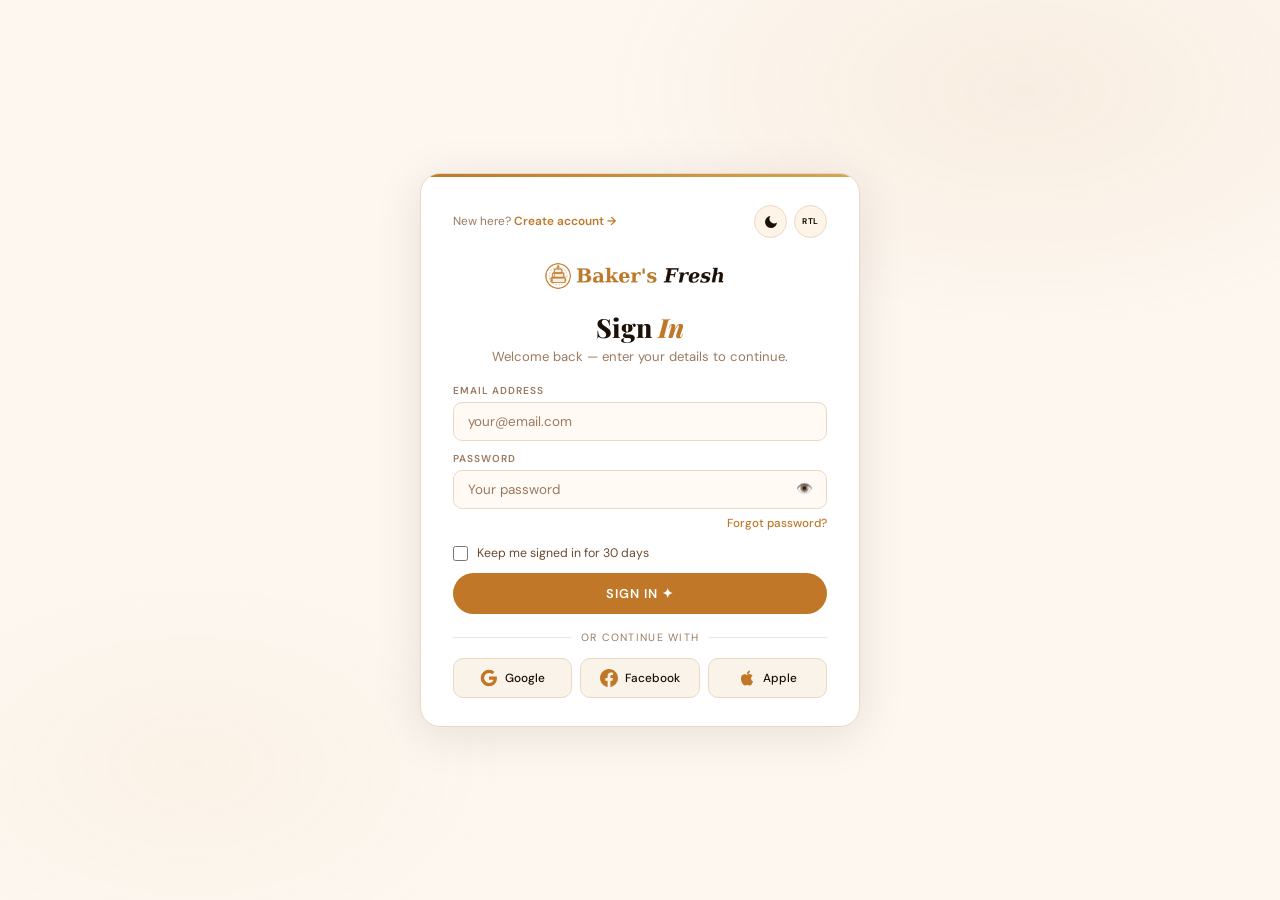
<file: login.html>
<!DOCTYPE html>
<html lang="en" data-theme="light" dir="ltr">
<head>
  <meta charset="UTF-8">
  <meta name="viewport" content="width=device-width, initial-scale=1.0">
  <title>Sign In — Baker's Fresh</title>
  <link rel="icon" type="image/svg+xml" href="favicon.svg">
  <link rel="shortcut icon" href="favicon.svg">
  <link rel="apple-touch-icon" href="favicon.svg">
  <link rel="preconnect" href="https://fonts.googleapis.com">
  <link href="https://fonts.googleapis.com/css2?family=Playfair+Display:ital,wght@0,400;0,600;0,800;1,400;1,700&family=DM+Sans:wght@300;400;500;600&display=swap" rel="stylesheet">
  <link rel="stylesheet" href="css/auth-center.css">
</head>
<body>

  <div class="auth-card">

    <div class="card-topbar">
      <span class="card-switch">
        New here? <a href="signup.html">Create account →</a>
      </span>
      <div class="card-controls">
        <button class="icon-btn" id="theme-btn" onclick="toggleTheme()" title="Dark / Light">
          <svg id="icon-moon" xmlns="http://www.w3.org/2000/svg" width="16" height="16" viewBox="0 0 24 24" fill="currentColor" style="display:block">
            <path d="M21 12.79A9 9 0 1 1 11.21 3 7 7 0 0 0 21 12.79z"/>
          </svg>
          <svg id="icon-sun" xmlns="http://www.w3.org/2000/svg" width="16" height="16" viewBox="0 0 24 24" fill="none" stroke="currentColor" stroke-width="2" stroke-linecap="round" stroke-linejoin="round" style="display:none">
            <circle cx="12" cy="12" r="5"/>
            <line x1="12" y1="1" x2="12" y2="3"/><line x1="12" y1="21" x2="12" y2="23"/>
            <line x1="4.22" y1="4.22" x2="5.64" y2="5.64"/><line x1="18.36" y1="18.36" x2="19.78" y2="19.78"/>
            <line x1="1" y1="12" x2="3" y2="12"/><line x1="21" y1="12" x2="23" y2="12"/>
            <line x1="4.22" y1="19.78" x2="5.64" y2="18.36"/><line x1="18.36" y1="5.64" x2="19.78" y2="4.22"/>
          </svg>
        </button>
        <button class="rtl-btn" id="rtl-btn" onclick="toggleRTL()" title="RTL / LTR">RTL</button>
      </div>
    </div>

    <!-- Brand -->
    <div class="card-brand">
      <a class="logo" href="index.html">
        <img src="Images/logo-light.png" alt="Baker's Fresh" class="logo-img logo-img--light">
        <img src="Images/logo-dark.png"  alt="Baker's Fresh" class="logo-img logo-img--dark">
      </a>
    </div>

    
    <h1 class="auth-heading">Sign <em>In</em></h1>
    <p class="auth-sub">Welcome back — enter your details to continue.</p>

    <div class="auth-msg" id="auth-msg"></div>

    <!-- Form -->
    <form id="login-form" novalidate onsubmit="handleLogin(event)">
      <div class="fg">
        <label for="email">Email Address</label>
        <div class="input-wrap">
          <input type="email" id="email" placeholder="your@email.com"
                 required autocomplete="email">
        </div>
      </div>
      <div class="fg">
        <label for="pw">Password</label>
        <div class="input-wrap">
          <input type="password" id="pw" placeholder="Your password"
                 required autocomplete="current-password">
          <button type="button" class="pw-eye" onclick="togglePw('pw',this)">👁️</button>
        </div>
      </div>
      <a href="#" class="auth-forgot">Forgot password?</a>
      <label class="auth-check">
        <input type="checkbox" id="remember">
        <span>Keep me signed in for 30 days</span>
      </label>
      <button type="submit" class="auth-btn" id="login-btn">Sign In ✦</button>
    </form>

    <!-- Divider -->
    <div class="auth-divider"><span>or continue with</span></div>

    <!-- Social Buttons — below form -->
    <div class="social-btns">
      <button class="social-btn" onclick="socialClick(this,'google')">
        <svg viewBox="0 0 24 24" width="18" height="18" fill="none">
          <path d="M22.56 12.25c0-.78-.07-1.53-.2-2.25H12v4.26h5.92c-.26 1.37-1.04 2.53-2.21 3.31v2.77h3.57c2.08-1.92 3.28-4.74 3.28-8.09z" fill="#C07828"/>
          <path d="M12 23c2.97 0 5.46-.98 7.28-2.66l-3.57-2.77c-.98.66-2.23 1.06-3.71 1.06-2.86 0-5.29-1.93-6.16-4.53H2.18v2.84C3.99 20.53 7.7 23 12 23z" fill="#C07828"/>
          <path d="M5.84 14.09c-.22-.66-.35-1.36-.35-2.09s.13-1.43.35-2.09V7.07H2.18C1.43 8.55 1 10.22 1 12s.43 3.45 1.18 4.93l2.85-2.22.81-.62z" fill="#C07828"/>
          <path d="M12 5.38c1.62 0 3.06.56 4.21 1.64l3.15-3.15C17.45 2.09 14.97 1 12 1 7.7 1 3.99 3.47 2.18 7.07l3.66 2.84c.87-2.6 3.3-4.53 6.16-4.53z" fill="#C07828"/>
        </svg>
        Google
      </button>
      <button class="social-btn" onclick="socialClick(this,'facebook')">
        <svg viewBox="0 0 24 24" width="18" height="18">
          <path d="M24 12.073c0-6.627-5.373-12-12-12s-12 5.373-12 12c0 5.99 4.388 10.954 10.125 11.854v-8.385H7.078v-3.47h3.047V9.43c0-3.007 1.792-4.669 4.533-4.669 1.312 0 2.686.235 2.686.235v2.953H15.83c-1.491 0-1.956.925-1.956 1.874v2.25h3.328l-.532 3.47h-2.796v8.385C19.612 23.027 24 18.062 24 12.073z" fill="#C07828"/>
        </svg>
        Facebook
      </button>
      <button class="social-btn" onclick="socialClick(this,'apple')">
        <svg viewBox="0 0 24 24" width="18" height="18">
          <path d="M18.71 19.5c-.83 1.24-1.71 2.45-3.05 2.47-1.34.03-1.77-.79-3.29-.79-1.53 0-2 .77-3.27.82-1.31.05-2.3-1.32-3.14-2.53C4.25 17 2.94 12.45 4.7 9.39c.87-1.52 2.43-2.48 4.12-2.51 1.28-.02 2.5.87 3.29.87.78 0 2.26-1.07 3.8-.91.65.03 2.47.26 3.64 1.98-.09.06-2.17 1.28-2.15 3.81.03 3.02 2.65 4.03 2.68 4.04-.03.07-.42 1.44-1.38 2.83M13 3.5c.73-.83 1.94-1.46 2.94-1.5.13 1.17-.34 2.35-1.04 3.19-.69.85-1.83 1.51-2.95 1.42-.15-1.15.41-2.35 1.05-3.11z" fill="#C07828"/>
        </svg>
        Apple
      </button>
    </div>

  </div>

  <script src="js/auth-center.js"></script>
  <script>
    function handleLogin(e) {
      e.preventDefault();
      const email = document.getElementById('email');
      const pw    = document.getElementById('pw');
      const btn   = document.getElementById('login-btn');
      if (!(validateField(email) & validateField(pw))) {
        showMsg('Please fill in all required fields correctly.', 'error');
        return;
      }
      btn.textContent = 'Signing in…';
      btn.classList.add('loading');
      setTimeout(() => {
        btn.textContent = '✓ Signed In!';
        btn.style.background = '#2A7A4A';
        showMsg('Welcome back! Redirecting…', 'success');
        setTimeout(() => {
          btn.textContent = 'Sign In ✦';
          btn.style.background = '';
          btn.classList.remove('loading');
          showMsg('', '');
        }, 3000);
      }, 1400);
    }
  </script>
</body>
</html>
</file>
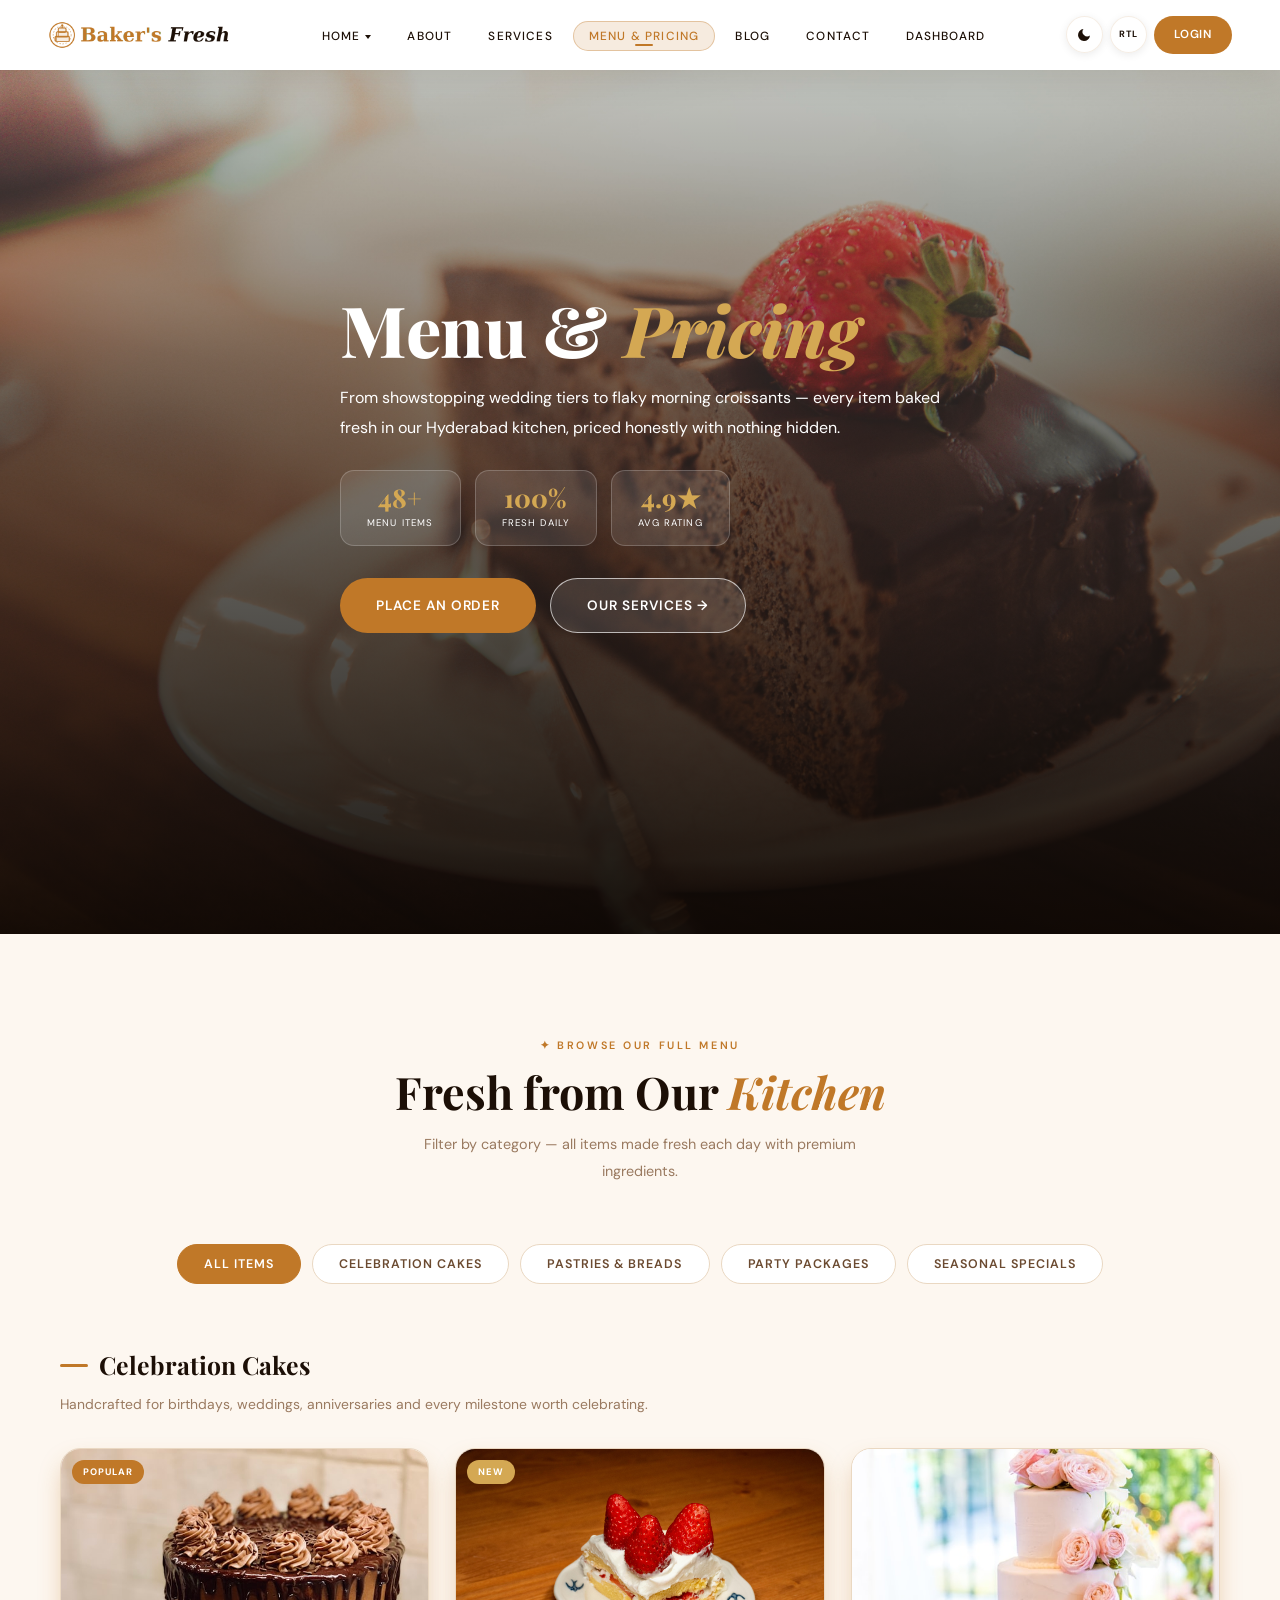
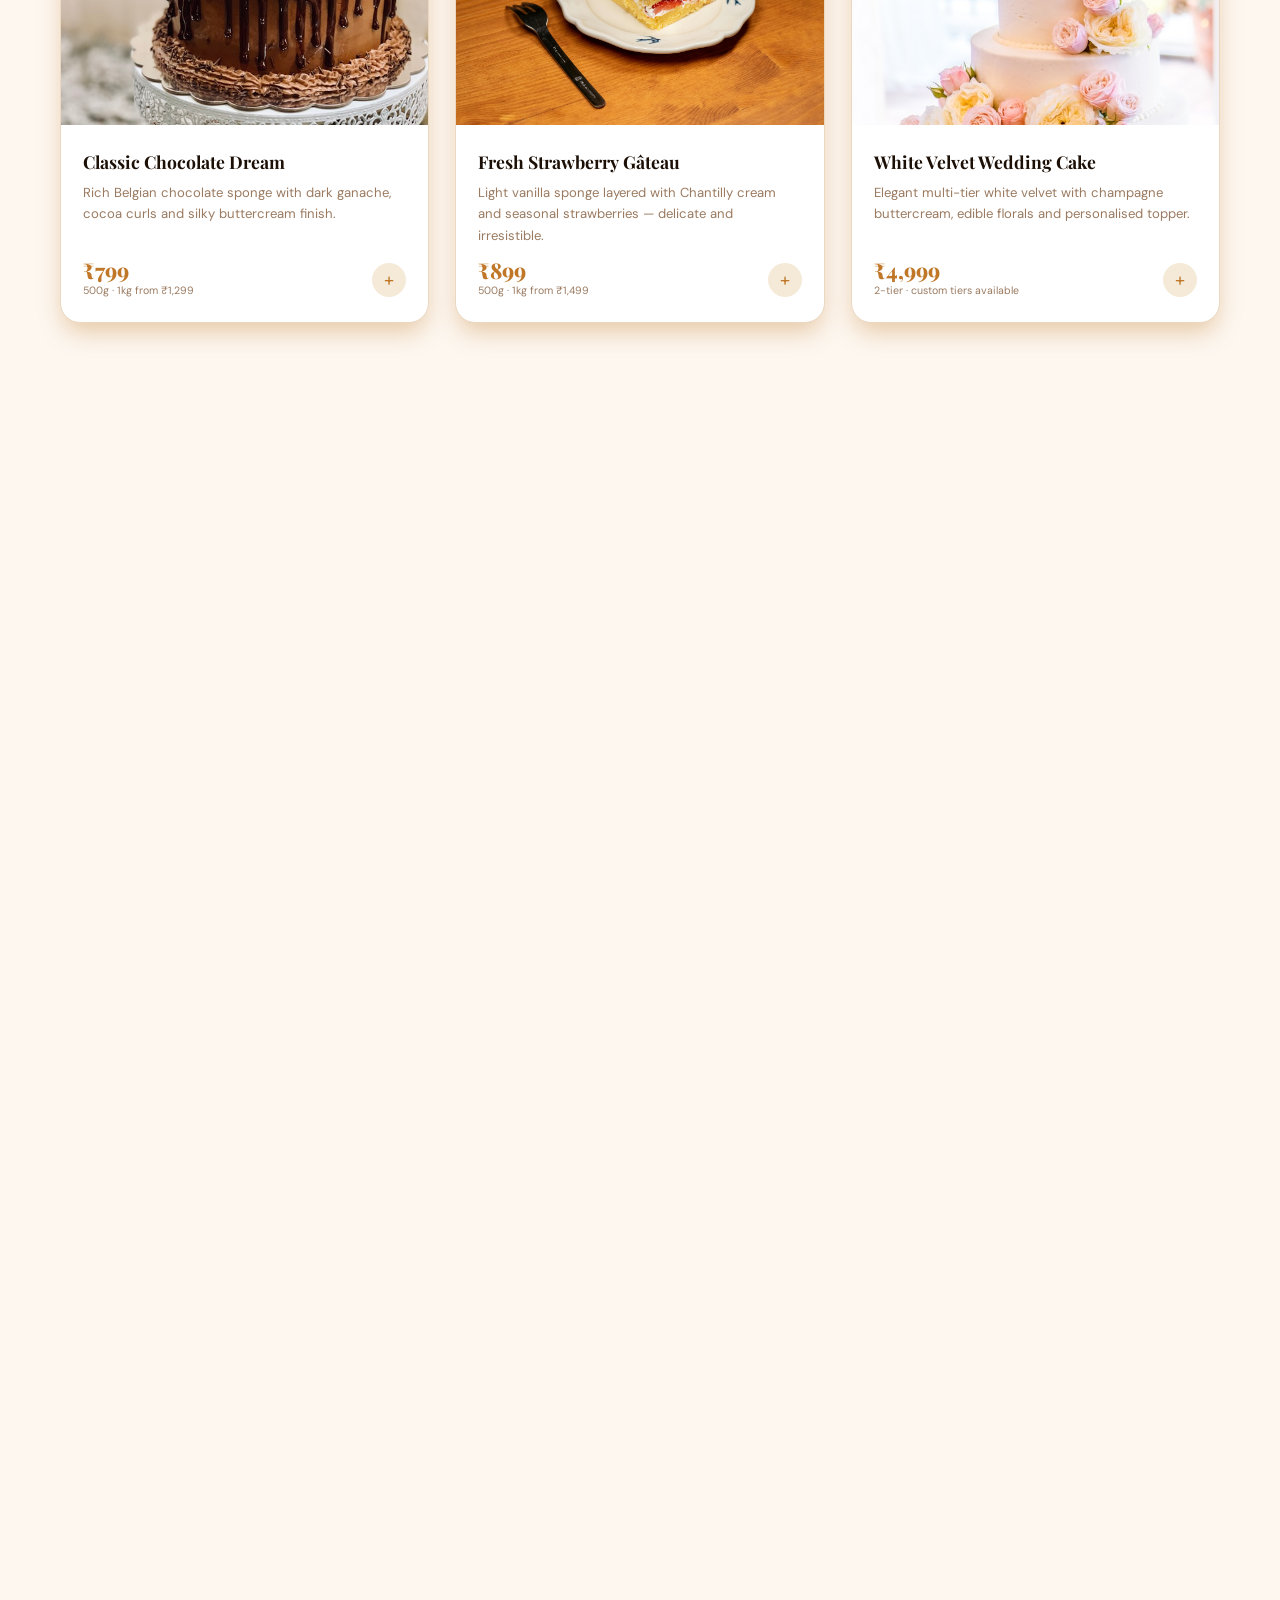
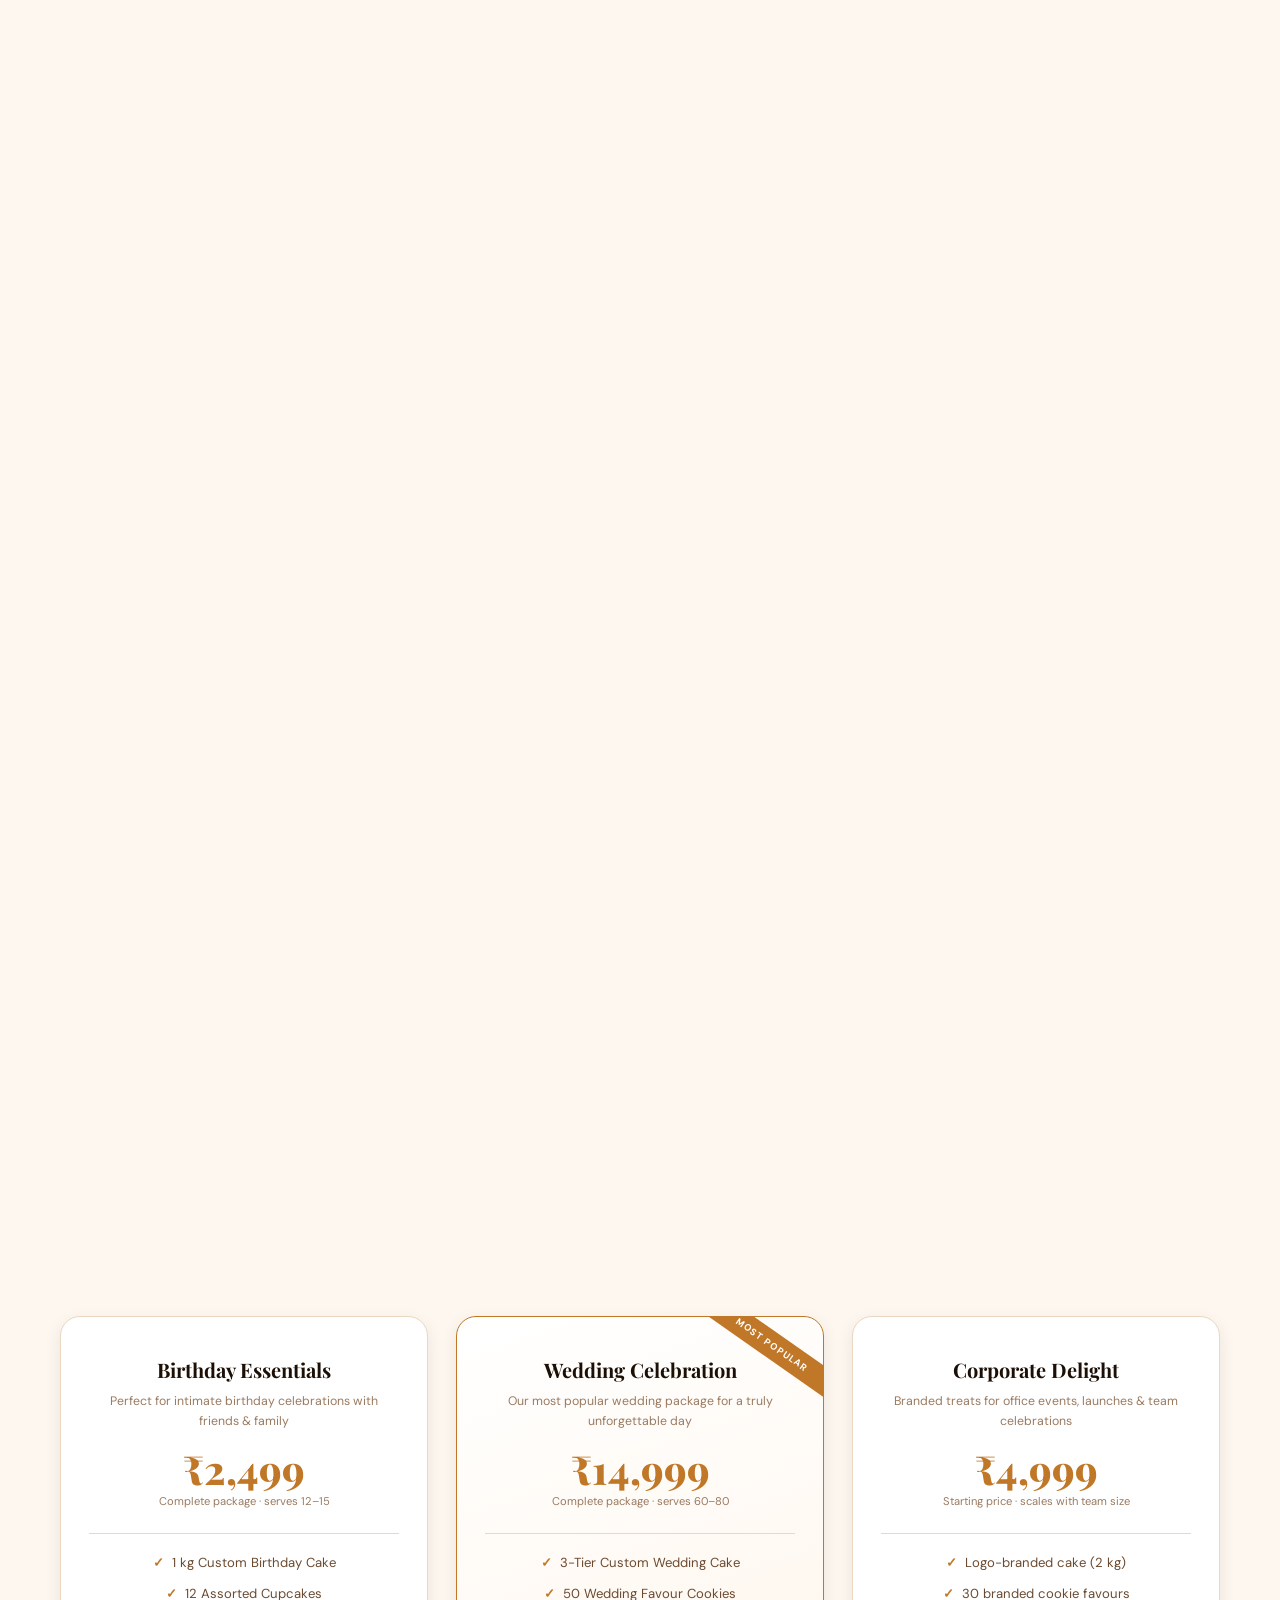
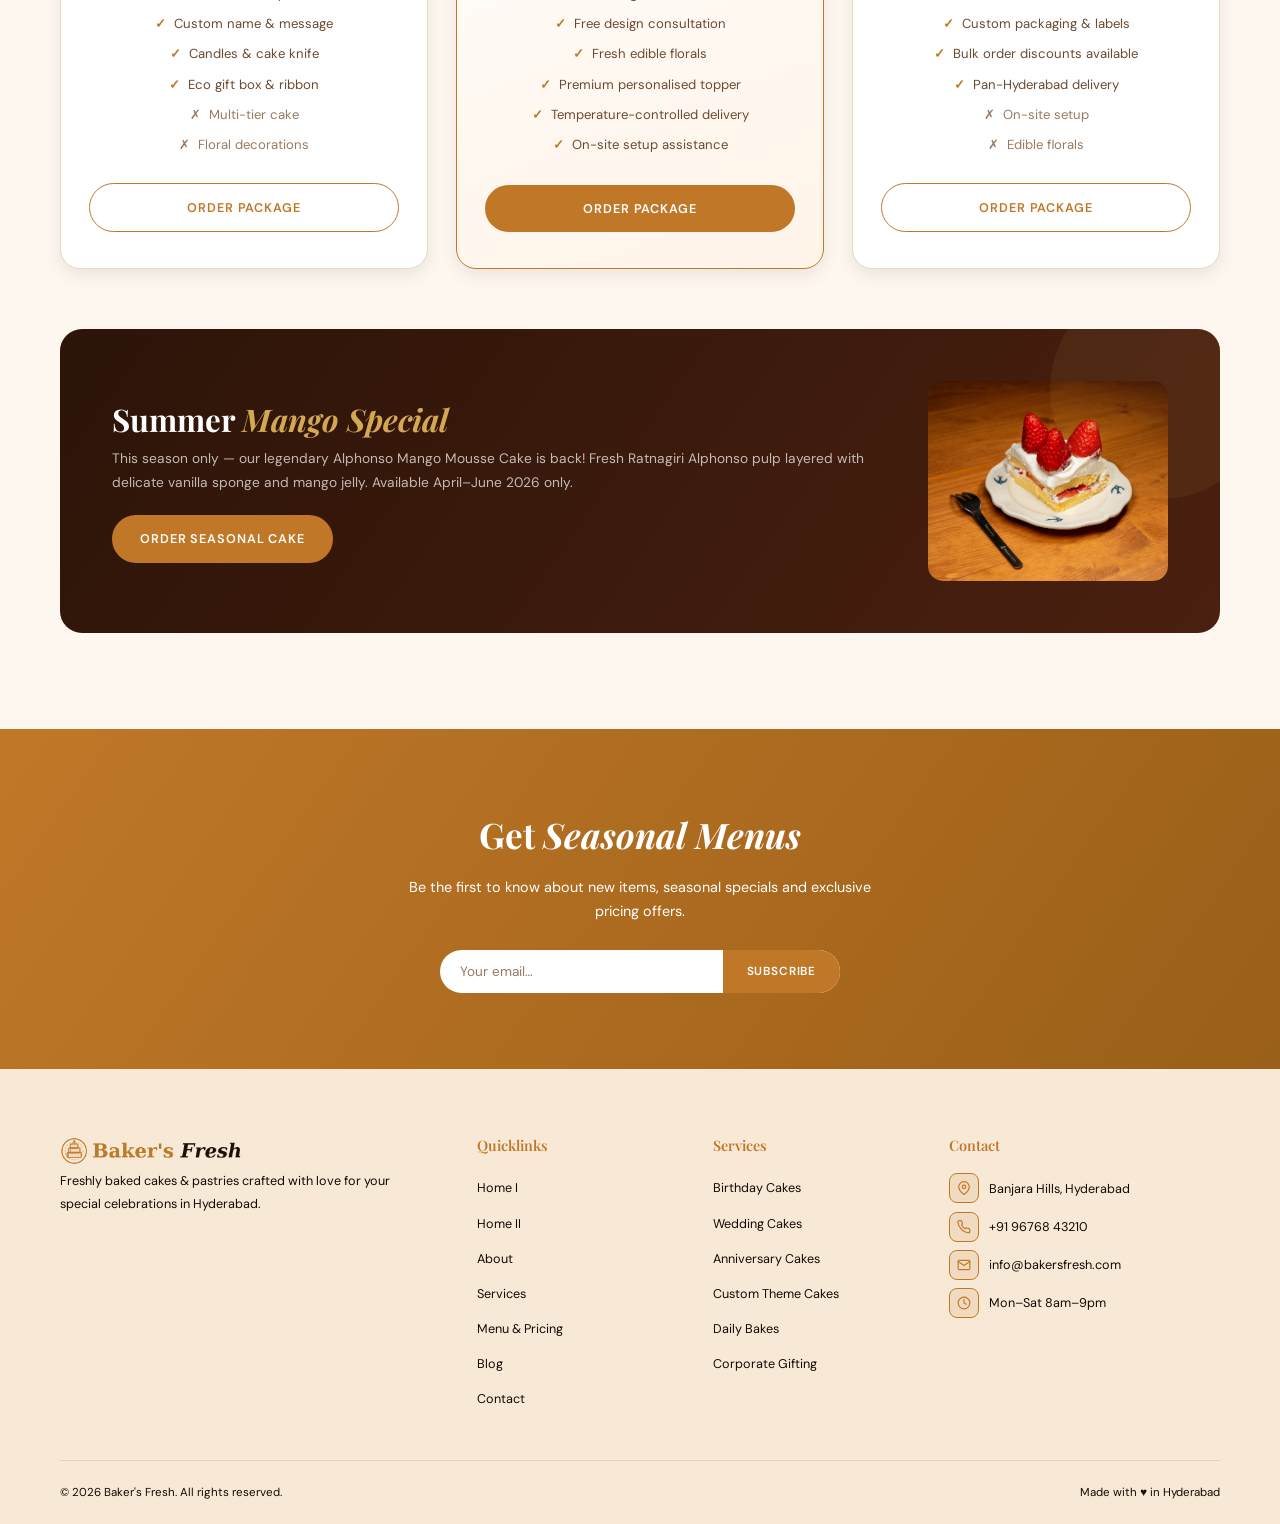
<file: menu.html>
<!DOCTYPE html>
<html lang="en" data-theme="light" dir="ltr">
<head>
  <meta charset="UTF-8">
  <meta name="viewport" content="width=device-width, initial-scale=1.0">
  <title>Menu &amp; Pricing — Baker's Fresh</title>
  <link rel="icon" type="image/svg+xml" href="favicon.svg">
  <link rel="shortcut icon" href="favicon.svg">
  <link rel="apple-touch-icon" href="favicon.svg">
  <link rel="preconnect" href="https://fonts.googleapis.com">
  <link href="https://fonts.googleapis.com/css2?family=Playfair+Display:ital,wght@0,400;0,600;0,800;1,400;1,700&family=DM+Sans:wght@300;400;500;600&display=swap" rel="stylesheet">
  <link rel="stylesheet" href="css/global.css">
  <link rel="stylesheet" href="css/menu.css">
</head>
<body>


<nav id="nav">
  <a class="logo" href="index.html">
    <img src="Images/logo-light.png" alt="Baker's Fresh" class="logo-img logo-img--light">
    <img src="Images/logo-dark.png"  alt="Baker's Fresh" class="logo-img logo-img--dark">
  </a>
  <ul class="nav-links">
    <li class="has-drop">
      <a href="index.html">Home<span class="drop-chevron"></span></a>
      <div class="nav-dropdown">
        <a class="dd-item" href="index.html">Home I</a>
        <a class="dd-item" href="home2.html">Home II</a>
      </div>
    </li>
    <li><a href="about.html">About</a></li>
    <li><a href="services.html">Services</a></li>
    <li><a href="menu.html" class="act">Menu &amp; Pricing</a></li>
    <li><a href="blog.html">Blog</a></li>
    <li><a href="contact.html">Contact</a></li>
    <li><a href="dashboard.html">Dashboard</a></li>
  </ul>
  <div class="nav-r">
    <button class="icon-btn" id="theme-btn" onclick="toggleTheme()" title="Dark / Light">
      <svg id="icon-moon" xmlns="http://www.w3.org/2000/svg" width="16" height="16" viewBox="0 0 24 24" fill="currentColor" style="display:block">
        <path d="M21 12.79A9 9 0 1 1 11.21 3 7 7 0 0 0 21 12.79z"/>
      </svg>
      <svg id="icon-sun" xmlns="http://www.w3.org/2000/svg" width="16" height="16" viewBox="0 0 24 24" fill="none" stroke="currentColor" stroke-width="2" stroke-linecap="round" stroke-linejoin="round" style="display:none">
        <circle cx="12" cy="12" r="5"/>
        <line x1="12" y1="1" x2="12" y2="3"/><line x1="12" y1="21" x2="12" y2="23"/>
        <line x1="4.22" y1="4.22" x2="5.64" y2="5.64"/><line x1="18.36" y1="18.36" x2="19.78" y2="19.78"/>
        <line x1="1" y1="12" x2="3" y2="12"/><line x1="21" y1="12" x2="23" y2="12"/>
        <line x1="4.22" y1="19.78" x2="5.64" y2="18.36"/><line x1="18.36" y1="5.64" x2="19.78" y2="4.22"/>
      </svg>
    </button>
    <button class="rtl-btn" id="rtl-btn" onclick="toggleRTL()" title="RTL / LTR">RTL</button>
    <a href="login.html" class="btn btn-primary btn-sm">Login</a>
    <button class="ham" id="ham" onclick="toggleMob()"><span></span><span></span><span></span></button>
  </div>
</nav>


<div class="mob-nav" id="mob-nav">
  <button class="mob-dd-toggle" onclick="toggleMobDrop(this)">Home <span class="mob-dd-chevron">▼</span></button>
  <div class="mob-dropdown">
    <a href="index.html"   onclick="closeMob()">Home I</a>
    <a href="home2.html"   onclick="closeMob()">Home II</a>
  </div>
  <a href="about.html"     onclick="closeMob()">About</a>
  <a href="services.html"  onclick="closeMob()">Services</a>
  <a href="menu.html"      onclick="closeMob()" class="act">Menu &amp; Pricing</a>
  <a href="blog.html"      onclick="closeMob()">Blog</a>
  <a href="contact.html"   onclick="closeMob()">Contact</a>
  <a href="dashboard.html" onclick="closeMob()">Dashboard</a>
  <a href="login.html" class="btn btn-primary btn-sm">Login</a>
</div>

<div class="ph">
  <div class="ph-bg" style="background-image:url('Images/menu.jpg')"></div>
  <div class="ph-inner">
    <h1 class="ph-title">Menu &amp; <em>Pricing</em></h1>
    <p class="ph-sub">From showstopping wedding tiers to flaky morning croissants — every item baked fresh in our Hyderabad kitchen, priced honestly with nothing hidden.</p>
    <div class="ph-pills">
      <div class="ph-pill"><span class="ph-pill-n">48+</span><span class="ph-pill-l">Menu Items</span></div>
      <div class="ph-pill"><span class="ph-pill-n">100%</span><span class="ph-pill-l">Fresh Daily</span></div>
      <div class="ph-pill"><span class="ph-pill-n">4.9★</span><span class="ph-pill-l">Avg Rating</span></div>
    </div>
    <div class="ph-btns">
      <a href="contact.html" class="btn btn-primary btn-lg">Place an Order</a>
      <a href="services.html" class="btn btn-outline-white btn-lg">Our Services →</a>
    </div>
  </div>
</div>

<section class="sec">
  <div class="wrap">

    <div class="sec-head reveal">
      <div class="sec-tag">✦ Browse Our Full Menu</div>
      <h2 class="sec-title">Fresh from Our <em>Kitchen</em></h2>
      <p class="sec-sub">Filter by category — all items made fresh each day with premium ingredients.</p>
    </div>

    <div class="menu-tabs reveal">
      <button class="mtab on"  onclick="mTab(this,'all')">All Items</button>
      <button class="mtab"     onclick="mTab(this,'cakes')">Celebration Cakes</button>
      <button class="mtab"     onclick="mTab(this,'pastries')">Pastries &amp; Breads</button>
      <button class="mtab"     onclick="mTab(this,'packages')">Party Packages</button>
      <button class="mtab"     onclick="mTab(this,'seasonal')">Seasonal Specials</button>
    </div>

   
    <div class="mcat show" id="mc-all">

      <div class="mcat-title reveal"><span></span> Celebration Cakes</div>
      <p class="mcat-sub reveal">Handcrafted for birthdays, weddings, anniversaries and every milestone worth celebrating.</p>
      <div class="mgrid">
        <div class="mcard reveal">
          <div class="mcard-iw"><img class="mcard-img" src="Images/chocolate dream.jpg" alt="Chocolate" loading="lazy"><span class="mbadge popular">Popular</span></div>
          <div class="mcard-body"><div class="mitem-name">Classic Chocolate Dream</div><div class="mitem-desc">Rich Belgian chocolate sponge with dark ganache, cocoa curls and silky buttercream finish.</div><div class="mitem-foot"><div class="mprice-wrap"><div class="mprice">₹799</div><div class="mprice-note">500g · 1kg from ₹1,299</div></div><button class="madd">+</button></div></div>
        </div>
        <div class="mcard reveal rd1">
          <div class="mcard-iw"><img class="mcard-img" src="Images/strawberry.jpg" alt="Strawberry" loading="lazy"><span class="mbadge new-item">New</span></div>
          <div class="mcard-body"><div class="mitem-name">Fresh Strawberry Gâteau</div><div class="mitem-desc">Light vanilla sponge layered with Chantilly cream and seasonal strawberries — delicate and irresistible.</div><div class="mitem-foot"><div class="mprice-wrap"><div class="mprice">₹899</div><div class="mprice-note">500g · 1kg from ₹1,499</div></div><button class="madd">+</button></div></div>
        </div>
        <div class="mcard reveal rd2">
          <div class="mcard-iw"><img class="mcard-img" src="Images/white velvet.jpg" alt="Wedding" loading="lazy"></div>
          <div class="mcard-body"><div class="mitem-name">White Velvet Wedding Cake</div><div class="mitem-desc">Elegant multi-tier white velvet with champagne buttercream, edible florals and personalised topper.</div><div class="mitem-foot"><div class="mprice-wrap"><div class="mprice">₹4,999</div><div class="mprice-note">2-tier · custom tiers available</div></div><button class="madd">+</button></div></div>
        </div>
        <div class="mcard reveal">
          <div class="mcard-iw"><img class="mcard-img" src="Images/rainbow.jpg" alt="Birthday" loading="lazy"><span class="mbadge popular">Popular</span></div>
          <div class="mcard-body"><div class="mitem-name">Rainbow Birthday Burst</div><div class="mitem-desc">Vibrant rainbow-layered vanilla sponge with funfetti buttercream — a showstopper for any age.</div><div class="mitem-foot"><div class="mprice-wrap"><div class="mprice">₹1,499</div><div class="mprice-note">1kg · 2kg from ₹2,499</div></div><button class="madd">+</button></div></div>
        </div>
        <div class="mcard reveal rd1">
          <div class="mcard-iw"><img class="mcard-img" src="Images/anniversary.jpg" alt="Anniversary" loading="lazy"></div>
          <div class="mcard-body"><div class="mitem-name">Rose Gold Anniversary</div><div class="mitem-desc">Romantic rose gold drip cake with edible gold accents, fresh roses and custom inscription.</div><div class="mitem-foot"><div class="mprice-wrap"><div class="mprice">₹2,299</div><div class="mprice-note">1kg · 2kg from ₹3,799</div></div><button class="madd">+</button></div></div>
        </div>
        <div class="mcard reveal rd2">
          <div class="mcard-iw"><img class="mcard-img" src="Images/redvelvet.jpg" alt="Red Velvet" loading="lazy"></div>
          <div class="mcard-body"><div class="mitem-name">Classic Red Velvet</div><div class="mitem-desc">Velvety red sponge with tangy cream cheese frosting — available in regular and eggless variations.</div><div class="mitem-foot"><div class="mprice-wrap"><div class="mprice">₹999</div><div class="mprice-note">500g · 1kg from ₹1,699</div></div><button class="madd">+</button></div></div>
        </div>
      </div>

      <div class="mcat-title reveal"><span></span> Pastries &amp; Daily Bakes</div>
      <p class="mcat-sub reveal">Baked every morning — available for pickup from 8am or doorstep delivery by 11am.</p>
      <div class="mgrid">
        <div class="mcard reveal">
          <div class="mcard-iw"><img class="mcard-img" src="Images/butter croissant.jpg" alt="Croissant" loading="lazy"><span class="mbadge popular">Daily Fave</span></div>
          <div class="mcard-body"><div class="mitem-name">Classic Butter Croissant</div><div class="mitem-desc">Authentic French laminated dough with 27 layers of imported butter — shatteringly flaky, golden perfection.</div><div class="mitem-foot"><div class="mprice-wrap"><div class="mprice">₹99</div><div class="mprice-note">per piece · 6-pack ₹549</div></div><button class="madd">+</button></div></div>
        </div>
        <div class="mcard reveal rd1">
          <div class="mcard-iw"><img class="mcard-img" src="Images/sourdough.jpg" alt="Sourdough" loading="lazy"></div>
          <div class="mcard-body"><div class="mitem-name">Artisan Sourdough Loaf</div><div class="mitem-desc">24h long-fermented sourdough with crisp open crumb — baked fresh every Tuesday and Friday.</div><div class="mitem-foot"><div class="mprice-wrap"><div class="mprice">₹399</div><div class="mprice-note">800g loaf</div></div><button class="madd">+</button></div></div>
        </div>
        <div class="mcard reveal rd2">
          <div class="mcard-iw"><img class="mcard-img" src="Images/almond cake.jpg" alt="Almond" loading="lazy"><span class="mbadge new-item">New</span></div>
          <div class="mcard-body"><div class="mitem-name">Almond Croissant</div><div class="mitem-desc">Day-old croissants soaked in rum syrup, filled with almond frangipane and topped with flaked almonds.</div><div class="mitem-foot"><div class="mprice-wrap"><div class="mprice">₹149</div><div class="mprice-note">per piece · 4-pack ₹549</div></div><button class="madd">+</button></div></div>
        </div>
        <div class="mcard reveal">
          <div class="mcard-iw"><img class="mcard-img" src="Images/cookie.jpg" alt="Cookie" loading="lazy"></div>
          <div class="mcard-body"><div class="mitem-name">Brown Butter Choc Chip Cookie</div><div class="mitem-desc">Giant bakery-style cookies with browned butter, Valrhona chocolate chunks and flaky sea salt.</div><div class="mitem-foot"><div class="mprice-wrap"><div class="mprice">₹129</div><div class="mprice-note">per piece · box of 6 ₹699</div></div><button class="madd">+</button></div></div>
        </div>
        <div class="mcard reveal rd1">
          <div class="mcard-iw"><img class="mcard-img" src="Images/cupcake.jpg" alt="Pastry Box" loading="lazy"></div>
          <div class="mcard-body"><div class="mitem-name">Morning Pastry Box</div><div class="mitem-desc">Curated box of 6 assorted pastries — 2 croissants, 2 pain au chocolat and 2 seasonal pastries.</div><div class="mitem-foot"><div class="mprice-wrap"><div class="mprice">₹549</div><div class="mprice-note">box of 6 items</div></div><button class="madd">+</button></div></div>
        </div>
        <div class="mcard reveal rd2">
          <div class="mcard-iw"><img class="mcard-img" src="Images/muffin.jpg" alt="Muffin" loading="lazy"></div>
          <div class="mcard-body"><div class="mitem-name">Blueberry Streusel Muffin</div><div class="mitem-desc">Jumbo muffins bursting with fresh blueberries, topped with a buttery streusel crumble.</div><div class="mitem-foot"><div class="mprice-wrap"><div class="mprice">₹149</div><div class="mprice-note">per piece · 4-pack ₹549</div></div><button class="madd">+</button></div></div>
        </div>
      </div>

      <div class="price-section reveal">
        <div class="price-section-title">Cake Size &amp; <em>Pricing Guide</em></div>
        <p class="price-section-sub">Base prices for standard flavours. Custom designs, premium toppings and special ingredients may affect the final price.</p>
        <div class="stable-wrap">
          <table class="stable">
            <thead>
              <tr><th>Size / Weight</th><th>Serves</th><th>Standard</th><th>Theme Cake</th><th>Premium</th><th>Wedding / Multi-tier</th></tr>
            </thead>
            <tbody>
              <tr><td>500g (6")</td><td>4–6 people</td><td class="tp">₹699–₹899</td><td class="tp">₹999–₹1,499</td><td class="tp">₹1,299–₹1,699</td><td style="color:var(--text3)">—</td></tr>
              <tr><td>1 kg (8")</td><td>8–12 people</td><td class="tp">₹1,199–₹1,499</td><td class="tp">₹1,699–₹2,299</td><td class="tp">₹2,199–₹2,799</td><td style="color:var(--text3)">—</td></tr>
              <tr><td>1.5 kg (9")</td><td>14–18 people</td><td class="tp">₹1,799–₹2,199</td><td class="tp">₹2,499–₹3,299</td><td class="tp">₹2,999–₹3,799</td><td style="color:var(--text3)">—</td></tr>
              <tr><td>2 kg (10")</td><td>20–26 people</td><td class="tp">₹2,399–₹2,899</td><td class="tp">₹3,199–₹4,199</td><td class="tp">₹3,899–₹4,899</td><td style="color:var(--text3)">—</td></tr>
              <tr><td>2-Tier (10"+7")</td><td>35–50 people</td><td style="color:var(--text3)">—</td><td class="tp">₹5,499–₹7,499</td><td class="tp">₹6,999–₹9,499</td><td class="tp">₹7,999+</td></tr>
              <tr><td>3-Tier (10"+8"+6")</td><td>60–80 people</td><td style="color:var(--text3)">—</td><td style="color:var(--text3)">—</td><td class="tp">₹11,999+</td><td class="tp">₹14,999+</td></tr>
              <tr><td>4+ Tier (Custom)</td><td>100+ people</td><td style="color:var(--text3)">—</td><td style="color:var(--text3)">—</td><td style="color:var(--text3)">—</td><td class="tp">₹24,999+</td></tr>
            </tbody>
          </table>
        </div>
      </div>

      <div class="packages-section">
        <div class="sec-head reveal">
          <div class="sec-tag">✦ Value Packages</div>
          <h2 class="sec-title">Party <em>Packages</em></h2>
          <p class="sec-sub">Perfect bundles for birthdays, weddings and celebrations — more value, less stress.</p>
        </div>
        <div class="pkg-grid">
          <div class="pkg reveal">
            <div class="pkg-name">Birthday Essentials</div>
            <div class="pkg-sub">Perfect for intimate birthday celebrations with friends &amp; family</div>
            <div class="pkg-price">₹2,499</div>
            <div class="pkg-pnote">Complete package · serves 12–15</div>
            <div class="pkg-div"></div>
            <div class="pkg-feats">
              <div class="pf yes">1 kg Custom Birthday Cake</div>
              <div class="pf yes">12 Assorted Cupcakes</div>
              <div class="pf yes">Custom name &amp; message</div>
              <div class="pf yes">Candles &amp; cake knife</div>
              <div class="pf yes">Eco gift box &amp; ribbon</div>
              <div class="pf no">Multi-tier cake</div>
              <div class="pf no">Floral decorations</div>
            </div>
            <a href="contact.html" class="btn btn-outline" style="width:100%;justify-content:center;display:flex">Order Package</a>
          </div>
          <div class="pkg featured reveal rd1">
            <div class="pkg-name">Wedding Celebration</div>
            <div class="pkg-sub">Our most popular wedding package for a truly unforgettable day</div>
            <div class="pkg-price">₹14,999</div>
            <div class="pkg-pnote">Complete package · serves 60–80</div>
            <div class="pkg-div"></div>
            <div class="pkg-feats">
              <div class="pf yes">3-Tier Custom Wedding Cake</div>
              <div class="pf yes">50 Wedding Favour Cookies</div>
              <div class="pf yes">Free design consultation</div>
              <div class="pf yes">Fresh edible florals</div>
              <div class="pf yes">Premium personalised topper</div>
              <div class="pf yes">Temperature-controlled delivery</div>
              <div class="pf yes">On-site setup assistance</div>
            </div>
            <a href="contact.html" class="btn btn-primary" style="width:100%;justify-content:center;display:flex">Order Package</a>
          </div>
          <div class="pkg reveal rd2">
            <div class="pkg-name">Corporate Delight</div>
            <div class="pkg-sub">Branded treats for office events, launches &amp; team celebrations</div>
            <div class="pkg-price">₹4,999</div>
            <div class="pkg-pnote">Starting price · scales with team size</div>
            <div class="pkg-div"></div>
            <div class="pkg-feats">
              <div class="pf yes">Logo-branded cake (2 kg)</div>
              <div class="pf yes">30 branded cookie favours</div>
              <div class="pf yes">Custom packaging &amp; labels</div>
              <div class="pf yes">Bulk order discounts available</div>
              <div class="pf yes">Pan-Hyderabad delivery</div>
              <div class="pf no">On-site setup</div>
              <div class="pf no">Edible florals</div>
            </div>
            <a href="contact.html" class="btn btn-outline" style="width:100%;justify-content:center;display:flex">Order Package</a>
          </div>
        </div>
      </div>

    
      <div class="seasonal reveal">
        <div class="seasonal-txt">
          <h3>Summer <em>Mango Special</em></h3>
          <p>This season only — our legendary Alphonso Mango Mousse Cake is back! Fresh Ratnagiri Alphonso pulp layered with delicate vanilla sponge and mango jelly. Available April–June 2026 only.</p>
          <a href="contact.html" class="btn btn-primary" style="display:inline-flex">Order Seasonal Cake</a>
        </div>
        <img src="Images/strawberry.jpg" alt="Seasonal Mango Cake" class="seasonal-img" loading="lazy">
      </div>

    </div>

  
    <div class="mcat" id="mc-cakes">
      <div class="mcat-title reveal"><span></span> Celebration Cakes</div>
      <p class="mcat-sub reveal">Handcrafted for birthdays, weddings, anniversaries and every milestone worth celebrating.</p>
      <div class="mgrid">
        <div class="mcard reveal"><div class="mcard-iw"><img class="mcard-img" src="Images/chocolate dream.jpg" alt="Chocolate" loading="lazy"><span class="mbadge popular">Popular</span></div><div class="mcard-body"><div class="mitem-name">Classic Chocolate Dream</div><div class="mitem-desc">Rich Belgian chocolate sponge with dark ganache, cocoa curls and silky buttercream finish.</div><div class="mitem-foot"><div class="mprice-wrap"><div class="mprice">₹799</div><div class="mprice-note">500g · 1kg from ₹1,299</div></div><button class="madd">+</button></div></div></div>
        <div class="mcard reveal rd1"><div class="mcard-iw"><img class="mcard-img" src="Images/strawberry.jpg" alt="Strawberry" loading="lazy"><span class="mbadge new-item">New</span></div><div class="mcard-body"><div class="mitem-name">Fresh Strawberry Gâteau</div><div class="mitem-desc">Light vanilla sponge layered with Chantilly cream and seasonal strawberries — delicate and irresistible.</div><div class="mitem-foot"><div class="mprice-wrap"><div class="mprice">₹899</div><div class="mprice-note">500g · 1kg from ₹1,499</div></div><button class="madd">+</button></div></div></div>
        <div class="mcard reveal rd2"><div class="mcard-iw"><img class="mcard-img" src="Images/white velvet.jpg" alt="Wedding" loading="lazy"><span class="mbadge premium">Premium</span></div><div class="mcard-body"><div class="mitem-name">White Velvet Wedding Cake</div><div class="mitem-desc">Elegant multi-tier white velvet with champagne buttercream, edible florals and personalised topper.</div><div class="mitem-foot"><div class="mprice-wrap"><div class="mprice">₹4,999</div><div class="mprice-note">2-tier · custom tiers available</div></div><button class="madd">+</button></div></div></div>
        <div class="mcard reveal"><div class="mcard-iw"><img class="mcard-img" src="Images/rainbow.jpg" alt="Birthday" loading="lazy"><span class="mbadge popular">Popular</span></div><div class="mcard-body"><div class="mitem-name">Rainbow Birthday Burst</div><div class="mitem-desc">Vibrant rainbow-layered vanilla sponge with funfetti buttercream — a showstopper for any age.</div><div class="mitem-foot"><div class="mprice-wrap"><div class="mprice">₹1,499</div><div class="mprice-note">1kg · 2kg from ₹2,499</div></div><button class="madd">+</button></div></div></div>
        <div class="mcard reveal rd1"><div class="mcard-iw"><img class="mcard-img" src="Images/anniversary.jpg" alt="Anniversary" loading="lazy"></div><div class="mcard-body"><div class="mitem-name">Rose Gold Anniversary</div><div class="mitem-desc">Romantic rose gold drip cake with edible gold accents, fresh roses and custom inscription.</div><div class="mitem-foot"><div class="mprice-wrap"><div class="mprice">₹2,299</div><div class="mprice-note">1kg · 2kg from ₹3,799</div></div><button class="madd">+</button></div></div></div>
        <div class="mcard reveal rd2"><div class="mcard-iw"><img class="mcard-img" src="Images/redvelvet.jpg" alt="Red Velvet" loading="lazy"><span class="mbadge veg">Eggless</span></div><div class="mcard-body"><div class="mitem-name">Classic Red Velvet</div><div class="mitem-desc">Velvety red sponge with tangy cream cheese frosting — available in regular and eggless variations.</div><div class="mitem-foot"><div class="mprice-wrap"><div class="mprice">₹999</div><div class="mprice-note">500g · 1kg from ₹1,699</div></div><button class="madd">+</button></div></div></div>
      </div>
      <div class="price-section reveal">
        <div class="price-section-title">Cake Size &amp; <em>Pricing Guide</em></div>
        <p class="price-section-sub">Base prices for standard flavours. Custom designs, premium toppings and special ingredients may affect the final price.</p>
        <div class="stable-wrap">
          <table class="stable">
            <thead><tr><th>Size / Weight</th><th>Serves</th><th>Standard</th><th>Theme Cake</th><th>Premium</th><th>Wedding / Multi-tier</th></tr></thead>
            <tbody>
              <tr><td>500g (6")</td><td>4–6 people</td><td class="tp">₹699–₹899</td><td class="tp">₹999–₹1,499</td><td class="tp">₹1,299–₹1,699</td><td style="color:var(--text3)">—</td></tr>
              <tr><td>1 kg (8")</td><td>8–12 people</td><td class="tp">₹1,199–₹1,499</td><td class="tp">₹1,699–₹2,299</td><td class="tp">₹2,199–₹2,799</td><td style="color:var(--text3)">—</td></tr>
              <tr><td>1.5 kg (9")</td><td>14–18 people</td><td class="tp">₹1,799–₹2,199</td><td class="tp">₹2,499–₹3,299</td><td class="tp">₹2,999–₹3,799</td><td style="color:var(--text3)">—</td></tr>
              <tr><td>2 kg (10")</td><td>20–26 people</td><td class="tp">₹2,399–₹2,899</td><td class="tp">₹3,199–₹4,199</td><td class="tp">₹3,899–₹4,899</td><td style="color:var(--text3)">—</td></tr>
              <tr><td>2-Tier (10"+7")</td><td>35–50 people</td><td style="color:var(--text3)">—</td><td class="tp">₹5,499–₹7,499</td><td class="tp">₹6,999–₹9,499</td><td class="tp">₹7,999+</td></tr>
              <tr><td>3-Tier (10"+8"+6")</td><td>60–80 people</td><td style="color:var(--text3)">—</td><td style="color:var(--text3)">—</td><td class="tp">₹11,999+</td><td class="tp">₹14,999+</td></tr>
              <tr><td>4+ Tier (Custom)</td><td>100+ people</td><td style="color:var(--text3)">—</td><td style="color:var(--text3)">—</td><td style="color:var(--text3)">—</td><td class="tp">₹24,999+</td></tr>
            </tbody>
          </table>
        </div>
      </div>
    </div>

    
    <div class="mcat" id="mc-pastries">
      <div class="mcat-title reveal"><span></span> Pastries &amp; Daily Bakes</div>
      <p class="mcat-sub reveal">Baked every morning — available for pickup from 8am or doorstep delivery by 11am.</p>
      <div class="mgrid">
        <div class="mcard reveal"><div class="mcard-iw"><img class="mcard-img" src="Images/butter croissant.jpg" alt="Croissant" loading="lazy"><span class="mbadge popular">Daily Fave</span></div><div class="mcard-body"><div class="mitem-name">Classic Butter Croissant</div><div class="mitem-desc">Authentic French laminated dough with 27 layers of imported butter — shatteringly flaky, golden perfection.</div><div class="mitem-foot"><div class="mprice-wrap"><div class="mprice">₹99</div><div class="mprice-note">per piece · 6-pack ₹549</div></div><button class="madd">+</button></div></div></div>
        <div class="mcard reveal rd1"><div class="mcard-iw"><img class="mcard-img" src="Images/sourdough.jpg" alt="Sourdough" loading="lazy"></div><div class="mcard-body"><div class="mitem-name">Artisan Sourdough Loaf</div><div class="mitem-desc">24h long-fermented sourdough with crisp open crumb — baked fresh every Tuesday and Friday.</div><div class="mitem-foot"><div class="mprice-wrap"><div class="mprice">₹399</div><div class="mprice-note">800g loaf</div></div><button class="madd">+</button></div></div></div>
        <div class="mcard reveal rd2"><div class="mcard-iw"><img class="mcard-img" src="Images/almond cake.jpg" alt="Almond" loading="lazy"><span class="mbadge new-item">New</span></div><div class="mcard-body"><div class="mitem-name">Almond Croissant</div><div class="mitem-desc">Day-old croissants soaked in rum syrup, filled with almond frangipane and topped with flaked almonds.</div><div class="mitem-foot"><div class="mprice-wrap"><div class="mprice">₹149</div><div class="mprice-note">per piece · 4-pack ₹549</div></div><button class="madd">+</button></div></div></div>
        <div class="mcard reveal"><div class="mcard-iw"><img class="mcard-img" src="Images/cookie.jpg" alt="Cookie" loading="lazy"><span class="mbadge veg">Veg</span></div><div class="mcard-body"><div class="mitem-name">Brown Butter Choc Chip Cookie</div><div class="mitem-desc">Giant bakery-style cookies with browned butter, Valrhona chocolate chunks and flaky sea salt.</div><div class="mitem-foot"><div class="mprice-wrap"><div class="mprice">₹129</div><div class="mprice-note">per piece · box of 6 ₹699</div></div><button class="madd">+</button></div></div></div>
        <div class="mcard reveal rd1"><div class="mcard-iw"><img class="mcard-img" src="Images/cupcake.jpg" alt="Pastry Box" loading="lazy"></div><div class="mcard-body"><div class="mitem-name">Morning Pastry Box</div><div class="mitem-desc">Curated box of 6 assorted pastries — 2 croissants, 2 pain au chocolat and 2 seasonal pastries.</div><div class="mitem-foot"><div class="mprice-wrap"><div class="mprice">₹549</div><div class="mprice-note">box of 6 items</div></div><button class="madd">+</button></div></div></div>
        <div class="mcard reveal rd2"><div class="mcard-iw"><img class="mcard-img" src="Images/muffin.jpg" alt="Muffin" loading="lazy"><span class="mbadge veg">Eggless</span></div><div class="mcard-body"><div class="mitem-name">Blueberry Streusel Muffin</div><div class="mitem-desc">Jumbo muffins bursting with fresh blueberries, topped with a buttery streusel crumble.</div><div class="mitem-foot"><div class="mprice-wrap"><div class="mprice">₹149</div><div class="mprice-note">per piece · 4-pack ₹549</div></div><button class="madd">+</button></div></div></div>
      </div>
    </div>

  
    <div class="mcat" id="mc-packages">
      <div class="mcat-title reveal"><span></span> Party Packages</div>
      <p class="mcat-sub reveal">Perfect bundles for birthdays, weddings and celebrations — more value, less stress.</p>
      <div class="pkg-grid">
        <div class="pkg reveal">
          <div class="pkg-name">Birthday Essentials</div><div class="pkg-sub">Perfect for intimate birthday celebrations with friends &amp; family</div>
          <div class="pkg-price">₹2,499</div><div class="pkg-pnote">Complete package · serves 12–15</div>
          <div class="pkg-div"></div>
          <div class="pkg-feats">
            <div class="pf yes">1 kg Custom Birthday Cake</div><div class="pf yes">12 Assorted Cupcakes</div>
            <div class="pf yes">Custom name &amp; message</div><div class="pf yes">Candles &amp; cake knife</div>
            <div class="pf yes">Eco gift box &amp; ribbon</div><div class="pf no">Multi-tier cake</div><div class="pf no">Floral decorations</div>
          </div>
          <a href="contact.html" class="btn btn-outline" style="width:100%;justify-content:center;display:flex">Order Package</a>
        </div>
        <div class="pkg featured reveal rd1">
          <div class="pkg-name">Wedding Celebration</div><div class="pkg-sub">Our most popular wedding package for a truly unforgettable day</div>
          <div class="pkg-price">₹14,999</div><div class="pkg-pnote">Complete package · serves 60–80</div>
          <div class="pkg-div"></div>
          <div class="pkg-feats">
            <div class="pf yes">3-Tier Custom Wedding Cake</div><div class="pf yes">50 Wedding Favour Cookies</div>
            <div class="pf yes">Free design consultation</div><div class="pf yes">Fresh edible florals</div>
            <div class="pf yes">Premium personalised topper</div><div class="pf yes">Temperature-controlled delivery</div>
            <div class="pf yes">On-site setup assistance</div>
          </div>
          <a href="contact.html" class="btn btn-primary" style="width:100%;justify-content:center;display:flex">Order Package</a>
        </div>
        <div class="pkg reveal rd2">
          <div class="pkg-name">Corporate Delight</div><div class="pkg-sub">Branded treats for office events, launches &amp; team celebrations</div>
          <div class="pkg-price">₹4,999</div><div class="pkg-pnote">Starting price · scales with team size</div>
          <div class="pkg-div"></div>
          <div class="pkg-feats">
            <div class="pf yes">Logo-branded cake (2 kg)</div><div class="pf yes">30 branded cookie favours</div>
            <div class="pf yes">Custom packaging &amp; labels</div><div class="pf yes">Bulk order discounts available</div>
            <div class="pf yes">Pan-Hyderabad delivery</div><div class="pf no">On-site setup</div><div class="pf no">Edible florals</div>
          </div>
          <a href="contact.html" class="btn btn-outline" style="width:100%;justify-content:center;display:flex">Order Package</a>
        </div>
      </div>
    </div>

   
    <div class="mcat" id="mc-seasonal">
      <div class="seasonal reveal">
        <div class="seasonal-txt">
          <h3>Summer <em>Mango Special</em></h3>
          <p>This season only — our legendary Alphonso Mango Mousse Cake is back! Fresh Ratnagiri Alphonso pulp layered with delicate vanilla sponge and mango jelly. Available April–June 2026 only.</p>
          <a href="contact.html" class="btn btn-primary" style="display:inline-flex">Order Seasonal Cake</a>
        </div>
        <img src="Images/strawberry.jpg" alt="Seasonal Mango Cake" class="seasonal-img" loading="lazy">
      </div>
    </div>

  </div>
</section>


<div class="nl">
  <div class="nl-inner reveal">
    <h2>Get <em>Seasonal Menus</em></h2>
    <p>Be the first to know about new items, seasonal specials and exclusive pricing offers.</p>
    <div class="nl-form">
      <input type="email" placeholder="Your email…">
      <button>Subscribe</button>
    </div>
  </div>
</div>


<footer>
  <div class="wrap">
    <div class="foot-grid">
      <div class="foot-brand">
        <a class="logo" href="index.html">
    <img src="Images/logo-light.png" alt="Baker's Fresh" class="logo-img logo-img--light">
    <img src="Images/logo-dark.png"  alt="Baker's Fresh" class="logo-img logo-img--dark">
  </a>
        <p>Freshly baked cakes &amp; pastries crafted with love for your special celebrations in Hyderabad.</p>
      </div>
      <div class="foot-col"><h5>Quicklinks</h5><ul>
        <li><a href="index.html">Home I</a></li><li><a href="home2.html">Home II</a></li>
        <li><a href="about.html">About</a></li><li><a href="services.html">Services</a></li>
        <li><a href="menu.html">Menu &amp; Pricing</a></li><li><a href="blog.html">Blog</a></li>
        <li><a href="contact.html">Contact</a></li>
      </ul></div>
      <div class="foot-col"><h5>Services</h5><ul>
        <li><a href="service-detail.html">Birthday Cakes</a></li>
        <li><a href="service-detail.html">Wedding Cakes</a></li>
        <li><a href="service-detail2.html">Anniversary Cakes</a></li>
        <li><a href="service-detail.html">Custom Theme Cakes</a></li>
        <li><a href="service-detail.html">Daily Bakes</a></li>
        <li><a href="service-detail.html">Corporate Gifting</a></li>
      </ul></div>
      <div class="foot-col"><h5>Contact</h5><ul>
        <li><a><span class="foot-icon"><svg xmlns="http://www.w3.org/2000/svg" width="14" height="14" viewBox="0 0 24 24" fill="none" stroke="#C07828" stroke-width="2" stroke-linecap="round" stroke-linejoin="round"><path d="M21 10c0 7-9 13-9 13s-9-6-9-13a9 9 0 0 1 18 0z"/><circle cx="12" cy="10" r="3"/></svg></span>Banjara Hills, Hyderabad</a></li>
        <li><a><span class="foot-icon"><svg xmlns="http://www.w3.org/2000/svg" width="14" height="14" viewBox="0 0 24 24" fill="none" stroke="#C07828" stroke-width="2" stroke-linecap="round" stroke-linejoin="round"><path d="M22 16.92v3a2 2 0 0 1-2.18 2 19.79 19.79 0 0 1-8.63-3.07A19.5 19.5 0 0 1 4.64 12a19.79 19.79 0 0 1-3.07-8.67A2 2 0 0 1 3.55 1.18h3a2 2 0 0 1 2 1.72c.127.96.361 1.903.7 2.81a2 2 0 0 1-.45 2.11L7.91 8.91a16 16 0 0 0 6.08 6.08l.91-.91a2 2 0 0 1 2.11-.45c.907.339 1.85.573 2.81.7a2 2 0 0 1 1.72 2.01z"/></svg></span>+91 96768 43210</a></li>
        <li><a><span class="foot-icon"><svg xmlns="http://www.w3.org/2000/svg" width="14" height="14" viewBox="0 0 24 24" fill="none" stroke="#C07828" stroke-width="2" stroke-linecap="round" stroke-linejoin="round"><path d="M4 4h16c1.1 0 2 .9 2 2v12c0 1.1-.9 2-2 2H4c-1.1 0-2-.9-2-2V6c0-1.1.9-2 2-2z"/><polyline points="22,6 12,13 2,6"/></svg></span>info@bakersfresh.com</a></li>
        <li><a><span class="foot-icon"><svg xmlns="http://www.w3.org/2000/svg" width="14" height="14" viewBox="0 0 24 24" fill="none" stroke="#C07828" stroke-width="2" stroke-linecap="round" stroke-linejoin="round"><circle cx="12" cy="12" r="10"/><polyline points="12 6 12 12 16 14"/></svg></span>Mon–Sat 8am–9pm</a></li>
      </ul></div>
    </div>
    <div class="foot-bottom"><span>© 2026 Baker's Fresh. All rights reserved.</span><span>Made with ♥ in Hyderabad</span></div>
  </div>
</footer>

<script src="js/global.js"></script>
<script src="js/menu.js"></script>
</body>
</html>
</file>
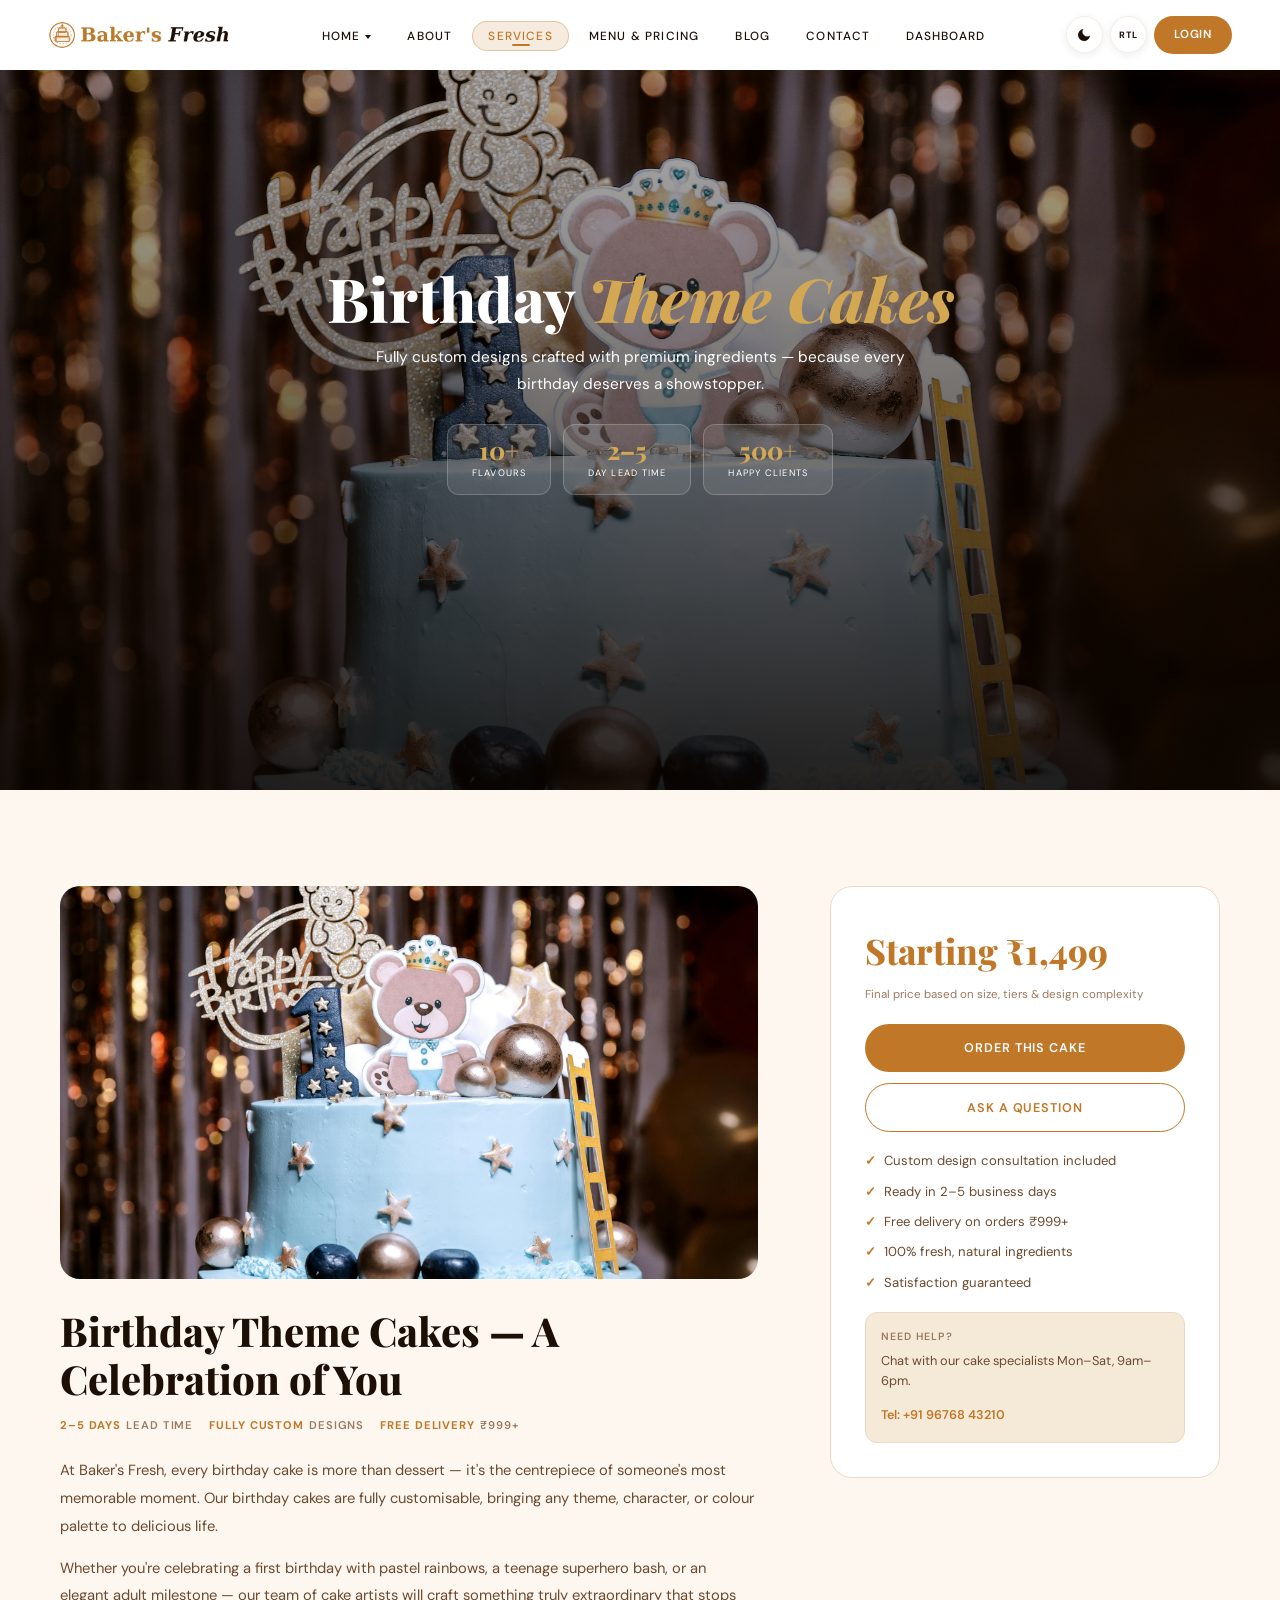
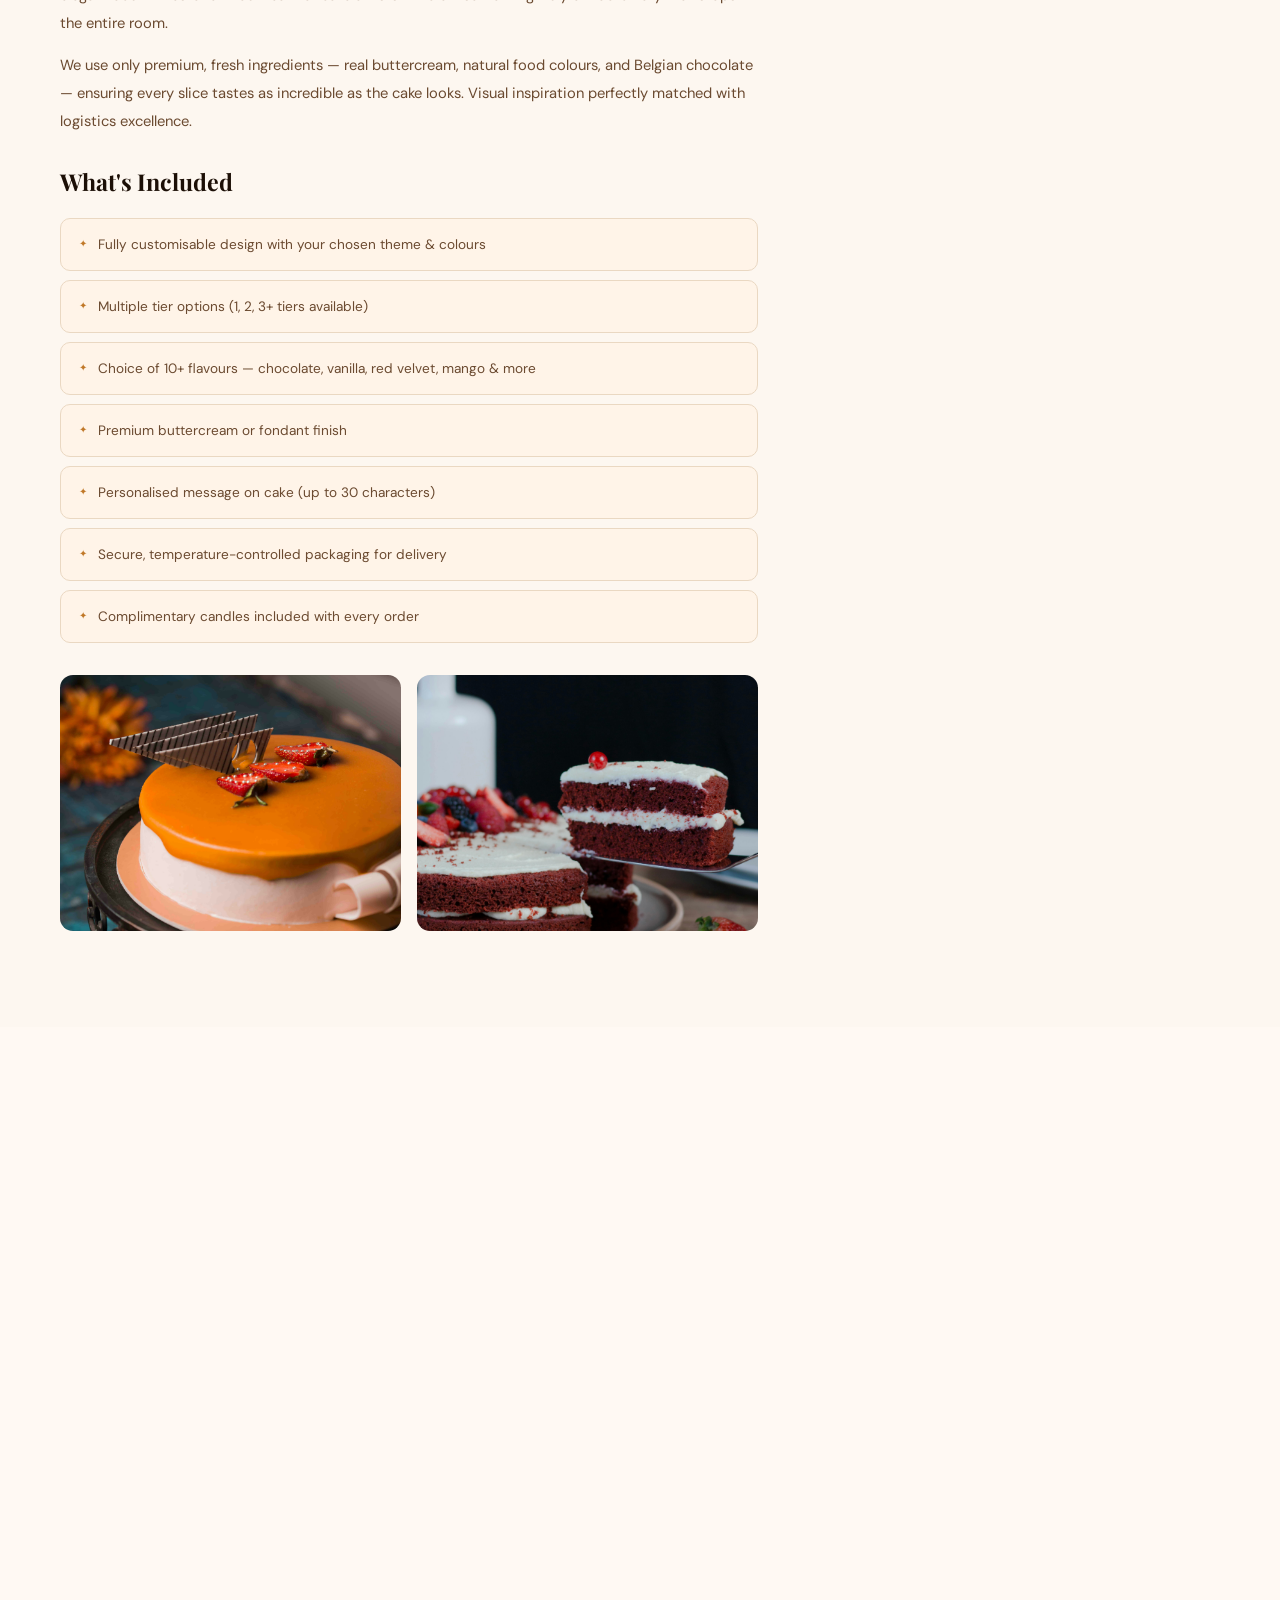
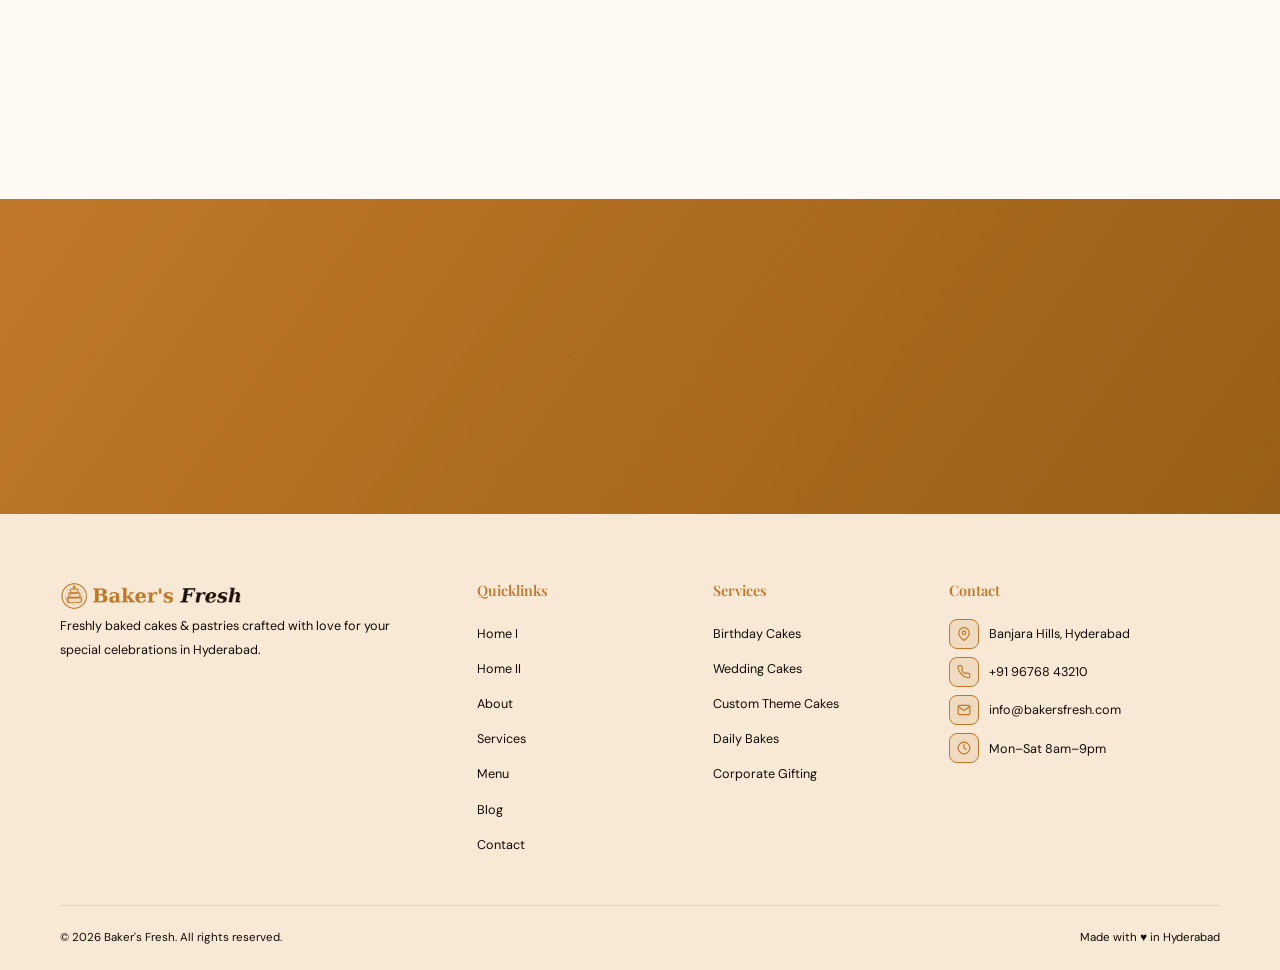
<file: service-detail.html>
<!DOCTYPE html>
<html lang="en" data-theme="light" dir="ltr">
<head>
  <meta charset="UTF-8"><meta name="viewport" content="width=device-width, initial-scale=1.0">
  <title>Birthday Cakes — Baker's Fresh</title>
  <link rel="icon" type="image/svg+xml" href="favicon.svg">
  <link rel="shortcut icon" href="favicon.svg">
  <link rel="apple-touch-icon" href="favicon.svg">
  <link rel="preconnect" href="https://fonts.googleapis.com">
  <link href="https://fonts.googleapis.com/css2?family=Playfair+Display:ital,wght@0,400;0,600;0,800;1,400;1,700&family=DM+Sans:wght@300;400;500;600&display=swap" rel="stylesheet">
  <link rel="stylesheet" href="css/global.css">
  <link rel="stylesheet" href="css/service-detail.css">
</head>
<body>

<nav id="nav">
  <a class="logo" href="index.html">
    <img src="Images/logo-light.png" alt="Baker's Fresh" class="logo-img logo-img--light">
    <img src="Images/logo-dark.png"  alt="Baker's Fresh" class="logo-img logo-img--dark">
  </a>
  <ul class="nav-links">
    <li class="has-drop">
      <a href="index.html">Home<span class="drop-chevron"></span></a>
      <div class="nav-dropdown">
        <a class="dd-item" href="index.html">Home I</a>
        <a class="dd-item" href="home2.html">Home II</a>
      </div>
    </li>
    <li><a href="about.html">About</a></li>
    <li><a href="services.html" class="act">Services</a></li>
    <li><a href="menu.html">Menu &amp; Pricing</a></li>
    <li><a href="blog.html">Blog</a></li>
    <li><a href="contact.html">Contact</a></li>
    <li><a href="dashboard.html">Dashboard</a></li>
  </ul>
  <div class="nav-r">
    <button class="icon-btn" id="theme-btn" onclick="toggleTheme()" title="Dark / Light">
      <svg id="icon-moon" xmlns="http://www.w3.org/2000/svg" width="16" height="16" viewBox="0 0 24 24" fill="currentColor" style="display:block">
        <path d="M21 12.79A9 9 0 1 1 11.21 3 7 7 0 0 0 21 12.79z"/>
      </svg>
      <svg id="icon-sun" xmlns="http://www.w3.org/2000/svg" width="16" height="16" viewBox="0 0 24 24" fill="none" stroke="currentColor" stroke-width="2" stroke-linecap="round" stroke-linejoin="round" style="display:none">
        <circle cx="12" cy="12" r="5"/>
        <line x1="12" y1="1" x2="12" y2="3"/><line x1="12" y1="21" x2="12" y2="23"/>
        <line x1="4.22" y1="4.22" x2="5.64" y2="5.64"/><line x1="18.36" y1="18.36" x2="19.78" y2="19.78"/>
        <line x1="1" y1="12" x2="3" y2="12"/><line x1="21" y1="12" x2="23" y2="12"/>
        <line x1="4.22" y1="19.78" x2="5.64" y2="18.36"/><line x1="18.36" y1="5.64" x2="19.78" y2="4.22"/>
      </svg>
    </button>
    <button class="rtl-btn" id="rtl-btn" onclick="toggleRTL()" title="RTL / LTR">RTL</button>
    <a href="login.html" class="btn btn-primary btn-sm">Login</a>
    <button class="ham" id="ham" onclick="toggleMob()"><span></span><span></span><span></span></button>
  </div>
</nav>

<div class="mob-nav" id="mob-nav">
  <button class="mob-dd-toggle" onclick="toggleMobDrop(this)">
    Home <span class="mob-dd-chevron">▼</span>
  </button>
  <div class="mob-dropdown">
    <a href="index.html"  onclick="closeMob()">Home I</a>
    <a href="home2.html"  onclick="closeMob()">Home II</a>
  </div>
  <a href="about.html"    onclick="closeMob()">About</a>
  <a href="services.html" onclick="closeMob()" class="act">Services</a>
  <a href="menu.html"     onclick="closeMob()">Menu &amp; Pricing</a>
  <a href="blog.html"     onclick="closeMob()">Blog</a>
  <a href="contact.html"  onclick="closeMob()">Contact</a>
  <a href="dashboard.html" onclick="closeMob()">Dashboard</a>
  <a href="login.html" class="btn btn-primary btn-sm">Login</a>
</div>


<div class="ph" style="height:80vh;min-height:460px">
  <div class="ph-bg" style="background-image:url('Images/birthday theme.jpg')"></div>
  <div class="ph-inner">
    
    
    
    <h1 class="ph-title">Birthday <em>Theme Cakes</em></h1>
    <p class="ph-sub">Fully custom designs crafted with premium ingredients — because every birthday deserves a showstopper.</p>
    <div class="ph-pills">
      <div class="ph-pill"><span class="ph-pill-n">10+</span><span class="ph-pill-l">Flavours</span></div>
      <div class="ph-pill"><span class="ph-pill-n">2–5</span><span class="ph-pill-l">Day Lead Time</span></div>
      <div class="ph-pill"><span class="ph-pill-n">500+</span><span class="ph-pill-l">Happy Clients</span></div>
    </div>
   
  </div>
</div>


<section class="sec">
  <div class="wrap">
    <div class="sd-wrap">

   
      <div class="reveal">
        <img src="Images/birthday theme.jpg" alt="Birthday Cake" class="sd-hero" loading="lazy">
        <h1 class="sd-title">Birthday Theme Cakes — A Celebration of You</h1>
        <div class="sd-meta">
          <div class="sd-meta-i"><strong>2–5 Days</strong> Lead Time</div>
          <div class="sd-meta-i"> <strong>Fully Custom</strong> Designs</div>
          <div class="sd-meta-i"> <strong>Free Delivery</strong> ₹999+</div>
        </div>
        <div class="sd-body">
          <p>At Baker's Fresh, every birthday cake is more than dessert — it's the centrepiece of someone's most memorable moment. Our birthday cakes are fully customisable, bringing any theme, character, or colour palette to delicious life.</p>
          <p>Whether you're celebrating a first birthday with pastel rainbows, a teenage superhero bash, or an elegant adult milestone — our team of cake artists will craft something truly extraordinary that stops the entire room.</p>
          <p>We use only premium, fresh ingredients — real buttercream, natural food colours, and Belgian chocolate — ensuring every slice tastes as incredible as the cake looks. Visual inspiration perfectly matched with logistics excellence.</p>
        </div>
        <div class="sd-feats">
          <h4>What's Included</h4>
          <div class="feat-list">
            <div class="feat-row">Fully customisable design with your chosen theme &amp; colours</div>
            <div class="feat-row">Multiple tier options (1, 2, 3+ tiers available)</div>
            <div class="feat-row">Choice of 10+ flavours — chocolate, vanilla, red velvet, mango &amp; more</div>
            <div class="feat-row">Premium buttercream or fondant finish</div>
            <div class="feat-row">Personalised message on cake (up to 30 characters)</div>
            <div class="feat-row">Secure, temperature-controlled packaging for delivery</div>
            <div class="feat-row">Complimentary candles included with every order</div>
          </div>
        </div>
        <div class="sd-gallery">
          <img src="Images/cake.jpg" alt="Gallery 1" loading="lazy">
          <img src="Images/cake 2.jpg" alt="Gallery 2" loading="lazy">
        </div>
      </div>

     
      <div class="sd-sidebar reveal rd2">
        <div class="sb-price">Starting ₹1,499</div>
        <div class="sb-note">Final price based on size, tiers &amp; design complexity</div>
        <a href="contact.html" class="btn btn-primary" style="width:100%;justify-content:center;display:flex;margin-bottom:11px">Order This Cake</a>
        <a href="contact.html" class="btn btn-outline" style="width:100%;justify-content:center;display:flex">Ask a Question</a>
        <div class="sb-feats">
          <div class="sb-feat">Custom design consultation included</div>
          <div class="sb-feat">Ready in 2–5 business days</div>
          <div class="sb-feat">Free delivery on orders ₹999+</div>
          <div class="sb-feat">100% fresh, natural ingredients</div>
          <div class="sb-feat">Satisfaction guaranteed</div>
        </div>
        <div class="sb-contact">
          <div class="lbl">Need Help?</div>
          <p>Chat with our cake specialists Mon–Sat, 9am–6pm.</p>
          <a href="tel:+919676843210">Tel: +91 96768 43210</a>
        </div>
      </div>

    </div>
  </div>
</section>


<section class="sec sec-alt">
  <div class="wrap">
    <div class="sec-head reveal">
      <div class="sec-tag">✦ More Services</div>
      <h2 class="sec-title">You Might Also <em>Love</em></h2>
    </div>
    <div class="svc-grid">
      <a href="service-detail.html" class="svc reveal">
        <div class="svc-iw"><img class="svc-img" src="Images/wedding.jpg" alt="" loading="lazy"></div>
        <div class="svc-body"><div class="svc-title">Wedding Cakes</div><div class="svc-desc">Grand, elegant multi-tiered wedding centrepieces crafted with meticulous care.</div><div class="svc-link">Explore →</div></div>
      </a>
      <a href="service-detail.html" class="svc reveal rd1">
        <div class="svc-iw"><img class="svc-img" src="Images/anniversary.jpg" alt="" loading="lazy"></div>
        <div class="svc-body"><div class="svc-title">Anniversary Cakes</div><div class="svc-desc">Romantic designs to celebrate every milestone of your beautiful love story.</div><div class="svc-link">Explore →</div></div>
      </a>
      <a href="service-detail.html" class="svc reveal rd2">
        <div class="svc-iw"><img class="svc-img" src="Images/custom theme.jpg" alt="" loading="lazy"></div>
        <div class="svc-body"><div class="svc-title">Custom Theme Cakes</div><div class="svc-desc">Any theme, any character — brought to life in stunning edible art form.</div><div class="svc-link">Explore →</div></div>
      </a>
    </div>
  </div>
</section>


<div class="nl">
  <div class="nl-inner reveal">
    <h2>Stay Sweet, <em>Stay Fresh</em></h2>
    <p>Exclusive offers, seasonal recipes &amp; new arrivals straight to your inbox.</p>
    <div class="nl-form">
      <input type="email" placeholder="Enter your email address…">
      <button>Subscribe</button>
    </div>
  </div>
</div>


<footer>
  <div class="wrap">
    <div class="foot-grid">
      <div class="foot-brand">
        <a class="logo" href="index.html">
          <img src="Images/logo-light.png" alt="Baker's Fresh" class="logo-img logo-img--light">
          <img src="Images/logo-dark.png"  alt="Baker's Fresh" class="logo-img logo-img--dark">
        </a>
        <p>Freshly baked cakes &amp; pastries crafted with love for your special celebrations in Hyderabad.</p>
      </div>
      <div class="foot-col">
        <h5>Quicklinks</h5>
        <ul>
          <li><a href="index.html">Home I</a></li>
          <li><a href="home2.html">Home II</a></li>
          <li><a href="about.html">About</a></li>
          <li><a href="services.html">Services</a></li>
          <li><a href="menu.html">Menu</a></li>
          <li><a href="blog.html">Blog</a></li>
          <li><a href="contact.html">Contact</a></li>
        </ul>
      </div>
      <div class="foot-col">
        <h5>Services</h5>
        <ul>
          <li><a href="service-detail.html">Birthday Cakes</a></li>
          <li><a href="service-detail.html">Wedding Cakes</a></li>
          <li><a href="service-detail.html">Custom Theme Cakes</a></li>
          <li><a href="service-detail.html">Daily Bakes</a></li>
          <li><a href="service-detail.html">Corporate Gifting</a></li>
        </ul>
      </div>
      <div class="foot-col">
        <h5>Contact</h5>
        <ul>
          <li>
            <a>
              <span class="foot-icon">
                <svg xmlns="http://www.w3.org/2000/svg" width="14" height="14" viewBox="0 0 24 24" fill="none" stroke="#C07828" stroke-width="2" stroke-linecap="round" stroke-linejoin="round">
                  <path d="M21 10c0 7-9 13-9 13s-9-6-9-13a9 9 0 0 1 18 0z"/>
                  <circle cx="12" cy="10" r="3"/>
                </svg>
              </span>
              Banjara Hills, Hyderabad
            </a>
          </li>
          <li>
            <a>
              <span class="foot-icon">
                <svg xmlns="http://www.w3.org/2000/svg" width="14" height="14" viewBox="0 0 24 24" fill="none" stroke="#C07828" stroke-width="2" stroke-linecap="round" stroke-linejoin="round">
                  <path d="M22 16.92v3a2 2 0 0 1-2.18 2 19.79 19.79 0 0 1-8.63-3.07A19.5 19.5 0 0 1 4.64 12a19.79 19.79 0 0 1-3.07-8.67A2 2 0 0 1 3.55 1.18h3a2 2 0 0 1 2 1.72c.127.96.361 1.903.7 2.81a2 2 0 0 1-.45 2.11L7.91 8.91a16 16 0 0 0 6.08 6.08l.91-.91a2 2 0 0 1 2.11-.45c.907.339 1.85.573 2.81.7a2 2 0 0 1 1.72 2.01z"/>
                </svg>
              </span>
              +91 96768 43210
            </a>
          </li>
          <li>
            <a>
              <span class="foot-icon">
                <svg xmlns="http://www.w3.org/2000/svg" width="14" height="14" viewBox="0 0 24 24" fill="none" stroke="#C07828" stroke-width="2" stroke-linecap="round" stroke-linejoin="round">
                  <path d="M4 4h16c1.1 0 2 .9 2 2v12c0 1.1-.9 2-2 2H4c-1.1 0-2-.9-2-2V6c0-1.1.9-2 2-2z"/>
                  <polyline points="22,6 12,13 2,6"/>
                </svg>
              </span>
              info@bakersfresh.com
            </a>
          </li>
          <li>
            <a>
              <span class="foot-icon">
                <svg xmlns="http://www.w3.org/2000/svg" width="14" height="14" viewBox="0 0 24 24" fill="none" stroke="#C07828" stroke-width="2" stroke-linecap="round" stroke-linejoin="round">
                  <circle cx="12" cy="12" r="10"/>
                  <polyline points="12 6 12 12 16 14"/>
                </svg>
              </span>
              Mon–Sat 8am–9pm
            </a>
          </li>
        </ul>
      </div>
    </div>
    <div class="foot-bottom">
      <span>© 2026 Baker's Fresh. All rights reserved.</span>
      <span>Made with ♥ in Hyderabad</span>
    </div>
  </div>
</footer>

<script src="js/global.js"></script>
<script src="js/service-detail.js"></script>
</body>
</html>
</file>
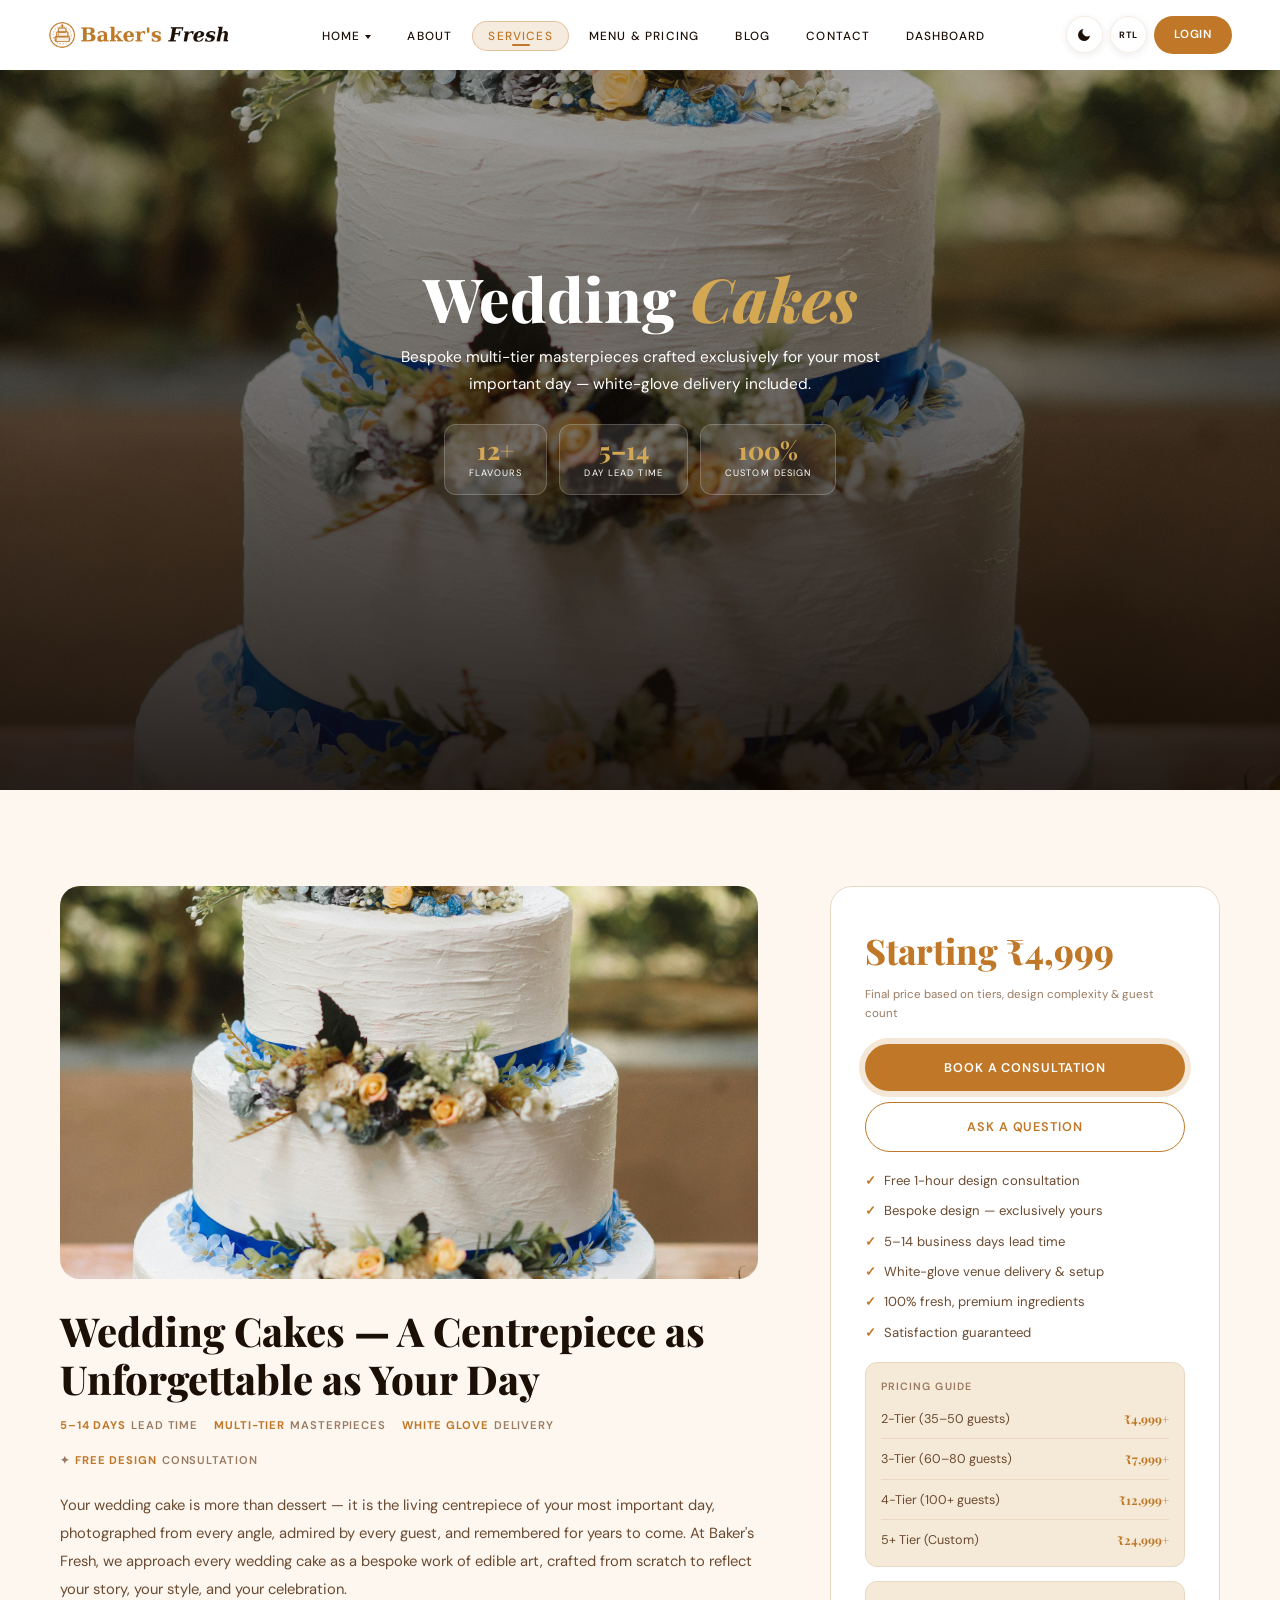
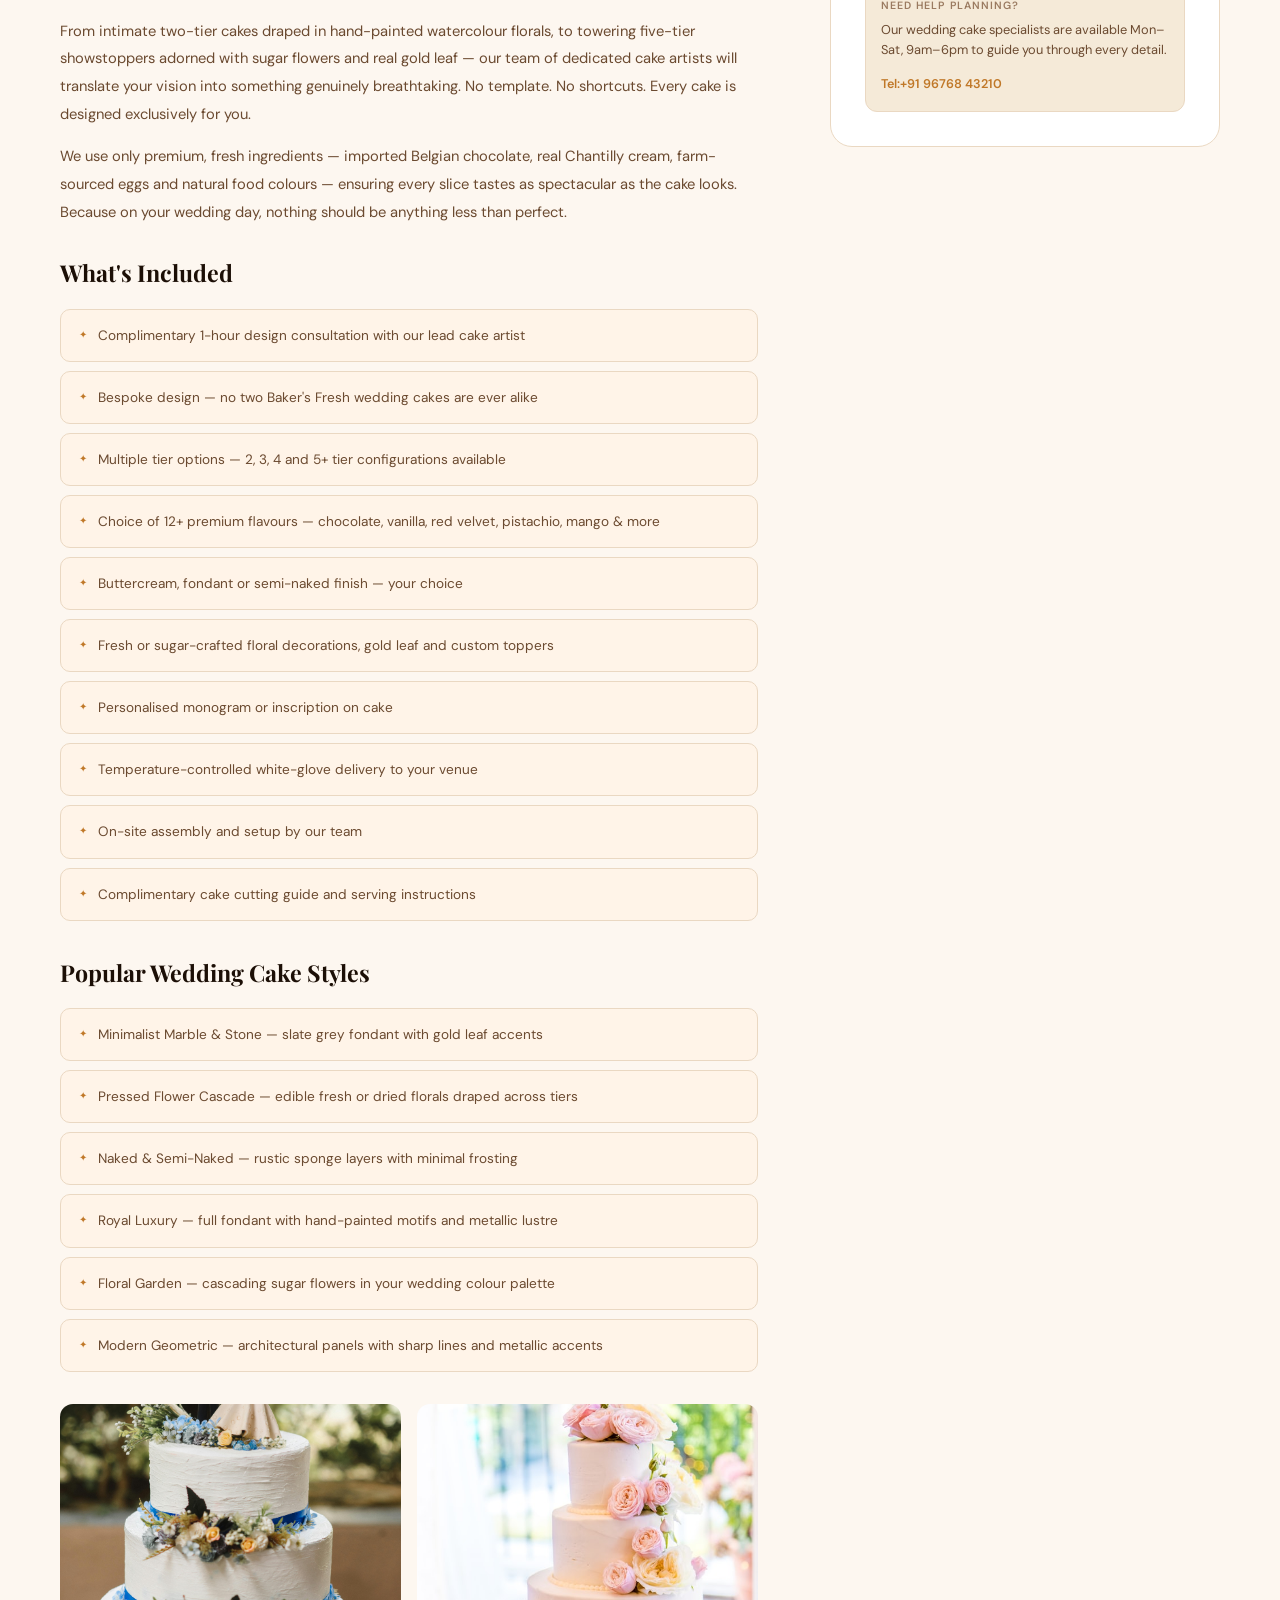
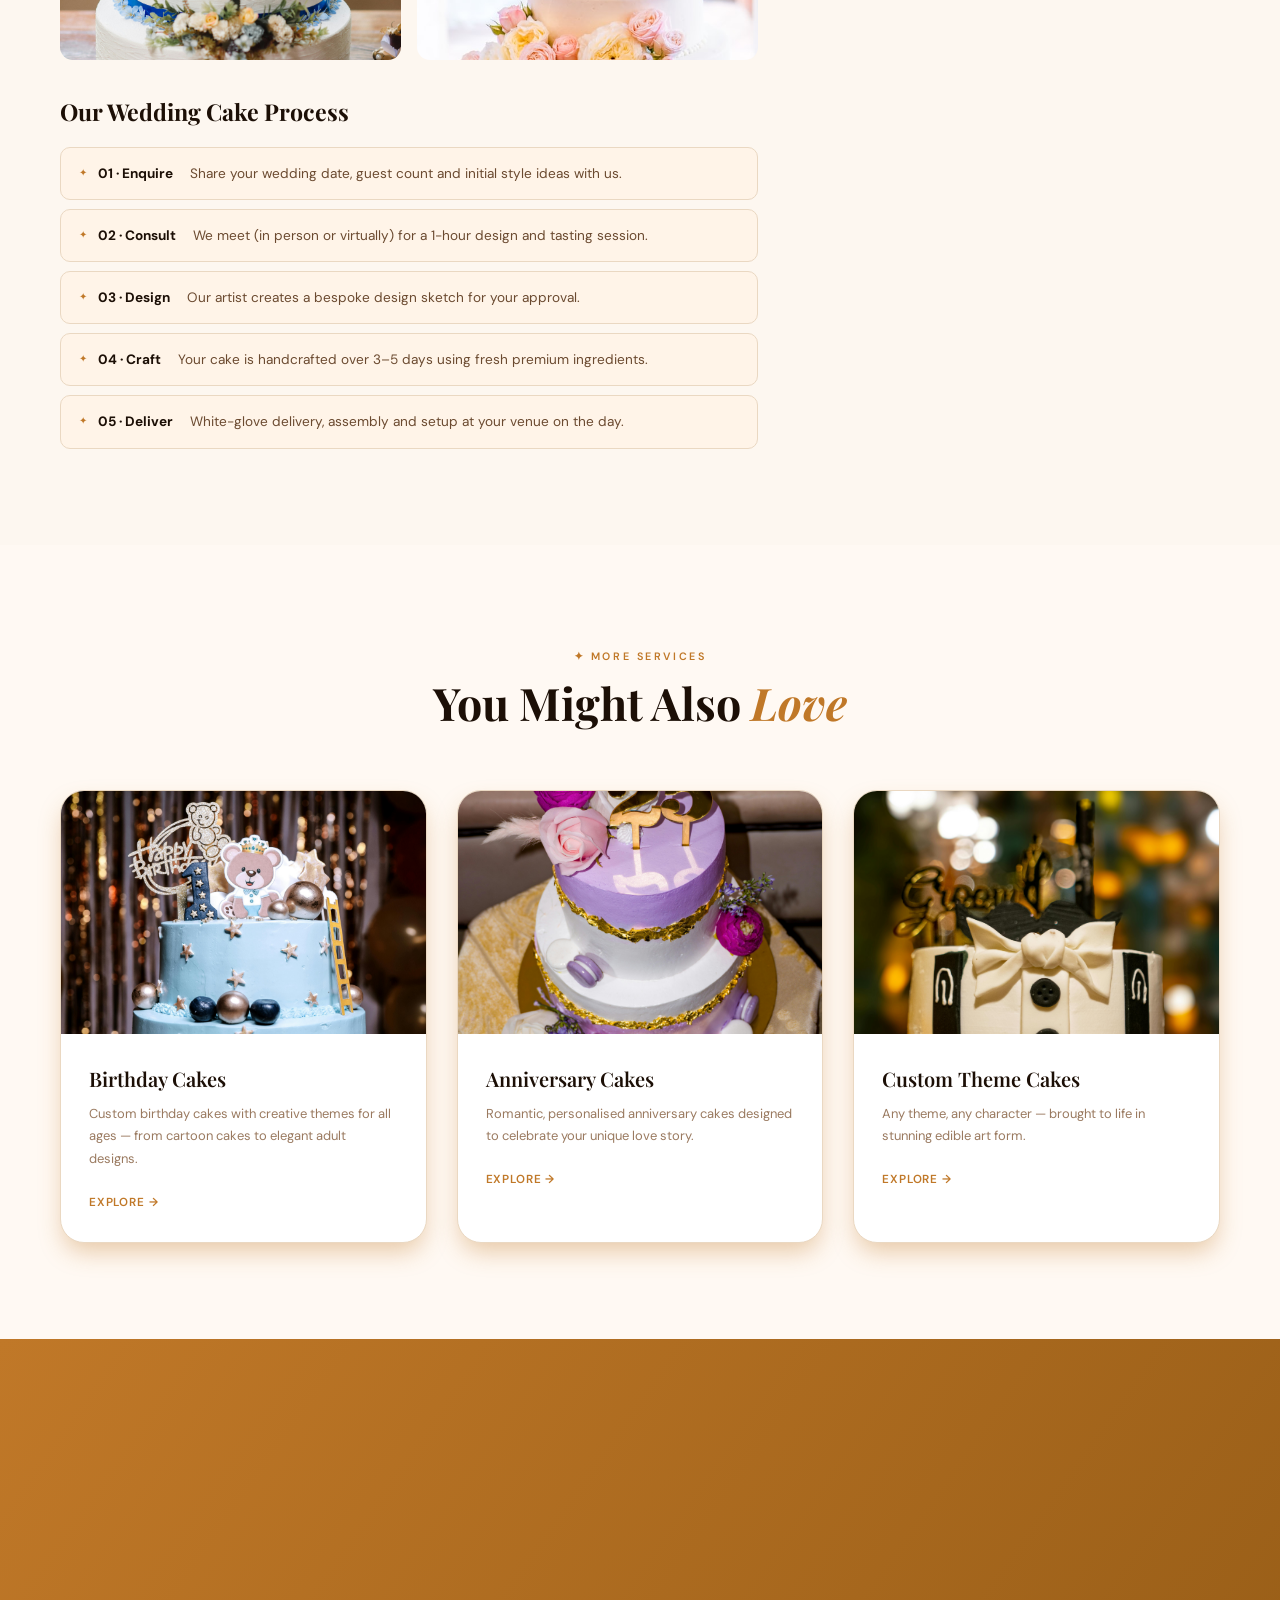
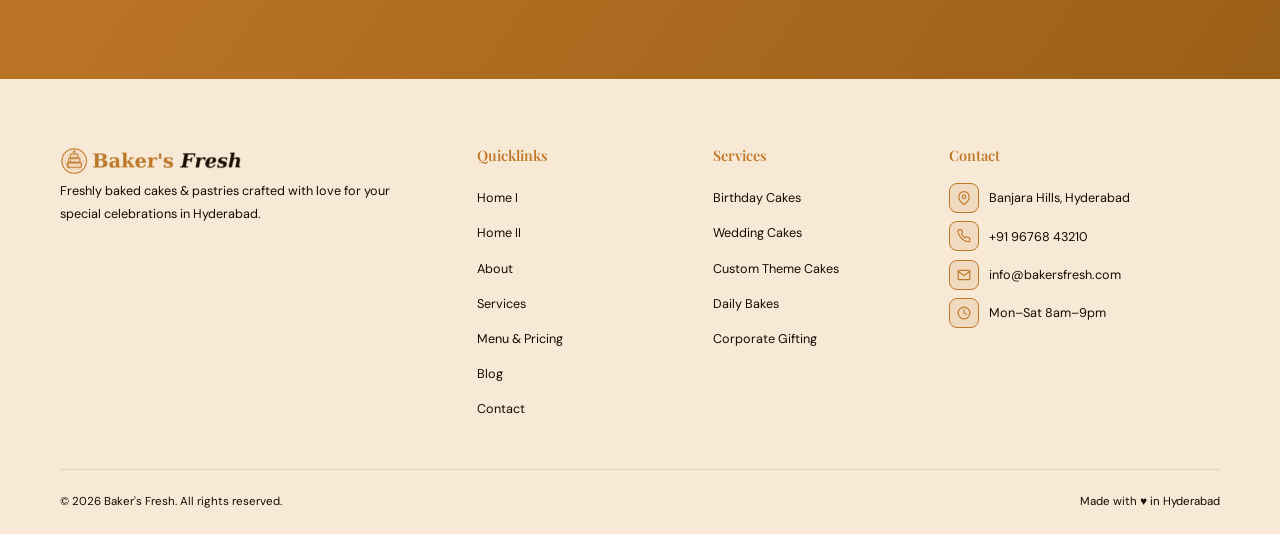
<file: service-detail1.html>
<!DOCTYPE html>
<html lang="en" data-theme="light" dir="ltr">
<head>
  <meta charset="UTF-8"><meta name="viewport" content="width=device-width, initial-scale=1.0">
  <title>Wedding Cakes — Baker's Fresh</title>
  <link rel="icon" type="image/svg+xml" href="favicon.svg">
  <link rel="shortcut icon" href="favicon.svg">
  <link rel="apple-touch-icon" href="favicon.svg">
  <link rel="preconnect" href="https://fonts.googleapis.com">
  <link href="https://fonts.googleapis.com/css2?family=Playfair+Display:ital,wght@0,400;0,600;0,800;1,400;1,700&family=DM+Sans:wght@300;400;500;600&display=swap" rel="stylesheet">
  <link rel="stylesheet" href="css/global.css">
  <link rel="stylesheet" href="css/service-detail.css">
</head>
<body>

<nav id="nav">
  <a class="logo" href="index.html">
    <img src="Images/logo-light.png" alt="Baker's Fresh" class="logo-img logo-img--light">
    <img src="Images/logo-dark.png"  alt="Baker's Fresh" class="logo-img logo-img--dark">
  </a>
  <ul class="nav-links">
    <li class="has-drop">
      <a href="index.html">Home<span class="drop-chevron"></span></a>
      <div class="nav-dropdown">
        <a class="dd-item" href="index.html">Home I</a>
        <a class="dd-item" href="home2.html">Home II</a>
      </div>
    </li>
    <li><a href="about.html">About</a></li>
    <li><a href="services.html" class="act">Services</a></li>
    <li><a href="menu.html">Menu &amp; Pricing</a></li>
    <li><a href="blog.html">Blog</a></li>
    <li><a href="contact.html">Contact</a></li>
    <li><a href="dashboard.html">Dashboard</a></li>
  </ul>
  <div class="nav-r">
    <button class="icon-btn" id="theme-btn" onclick="toggleTheme()" title="Dark / Light">
      <svg id="icon-moon" xmlns="http://www.w3.org/2000/svg" width="16" height="16" viewBox="0 0 24 24" fill="currentColor" style="display:block">
        <path d="M21 12.79A9 9 0 1 1 11.21 3 7 7 0 0 0 21 12.79z"/>
      </svg>
      <svg id="icon-sun" xmlns="http://www.w3.org/2000/svg" width="16" height="16" viewBox="0 0 24 24" fill="none" stroke="currentColor" stroke-width="2" stroke-linecap="round" stroke-linejoin="round" style="display:none">
        <circle cx="12" cy="12" r="5"/>
        <line x1="12" y1="1" x2="12" y2="3"/><line x1="12" y1="21" x2="12" y2="23"/>
        <line x1="4.22" y1="4.22" x2="5.64" y2="5.64"/><line x1="18.36" y1="18.36" x2="19.78" y2="19.78"/>
        <line x1="1" y1="12" x2="3" y2="12"/><line x1="21" y1="12" x2="23" y2="12"/>
        <line x1="4.22" y1="19.78" x2="5.64" y2="18.36"/><line x1="18.36" y1="5.64" x2="19.78" y2="4.22"/>
      </svg>
    </button>
    <button class="rtl-btn" id="rtl-btn" onclick="toggleRTL()" title="RTL / LTR">RTL</button>
    <a href="login.html" class="btn btn-primary btn-sm">Login</a>
    <button class="ham" id="ham" onclick="toggleMob()"><span></span><span></span><span></span></button>
  </div>
</nav>

<div class="mob-nav" id="mob-nav">
  <button class="mob-dd-toggle" onclick="toggleMobDrop(this)">
    Home <span class="mob-dd-chevron">▼</span>
  </button>
  <div class="mob-dropdown">
    <a href="index.html"  onclick="closeMob()">Home I</a>
    <a href="home2.html"  onclick="closeMob()">Home II</a>
  </div>
  <a href="about.html"    onclick="closeMob()">About</a>
  <a href="services.html" onclick="closeMob()" class="act">Services</a>
  <a href="menu.html"     onclick="closeMob()">Menu &amp; Pricing</a>
  <a href="blog.html"     onclick="closeMob()">Blog</a>
  <a href="contact.html"  onclick="closeMob()">Contact</a>
  <a href="dashboard.html" onclick="closeMob()">Dashboard</a>
  <a href="login.html" class="btn btn-primary btn-sm">Login</a>
</div>


<div class="ph" style="height:80vh;min-height:460px">
  <div class="ph-bg" style="background-image:url('Images/wedding.jpg')"></div>
  <div class="ph-inner">
    
  
    <h1 class="ph-title">Wedding <em>Cakes</em></h1>
    <p class="ph-sub">Bespoke multi-tier masterpieces crafted exclusively for your most important day — white-glove delivery included.</p>
    <div class="ph-pills">
      <div class="ph-pill"><span class="ph-pill-n">12+</span><span class="ph-pill-l">Flavours</span></div>
      <div class="ph-pill"><span class="ph-pill-n">5–14</span><span class="ph-pill-l">Day Lead Time</span></div>
      <div class="ph-pill"><span class="ph-pill-n">100%</span><span class="ph-pill-l">Custom Design</span></div>
    </div>
   
  </div>
</div>


<section class="sec">
  <div class="wrap">
    <div class="sd-wrap">

     
      <div class="reveal">
        <img src="Images/wedding.jpg" alt="Wedding Cake" class="sd-hero" loading="lazy">
        <h1 class="sd-title">Wedding Cakes — A Centrepiece as Unforgettable as Your Day</h1>
        <div class="sd-meta">
          <div class="sd-meta-i"> <strong>5–14 Days</strong> Lead Time</div>
          <div class="sd-meta-i"><strong>Multi-Tier</strong> Masterpieces</div>
          <div class="sd-meta-i"><strong>White Glove</strong> Delivery</div>
          <div class="sd-meta-i">✦ <strong>Free Design</strong> Consultation</div>
        </div>
        <div class="sd-body">
          <p>Your wedding cake is more than dessert — it is the living centrepiece of your most important day, photographed from every angle, admired by every guest, and remembered for years to come. At Baker's Fresh, we approach every wedding cake as a bespoke work of edible art, crafted from scratch to reflect your story, your style, and your celebration.</p>
          <p>From intimate two-tier cakes draped in hand-painted watercolour florals, to towering five-tier showstoppers adorned with sugar flowers and real gold leaf — our team of dedicated cake artists will translate your vision into something genuinely breathtaking. No template. No shortcuts. Every cake is designed exclusively for you.</p>
          <p>We use only premium, fresh ingredients — imported Belgian chocolate, real Chantilly cream, farm-sourced eggs and natural food colours — ensuring every slice tastes as spectacular as the cake looks. Because on your wedding day, nothing should be anything less than perfect.</p>
        </div>

        <div class="sd-feats">
          <h4>What's Included</h4>
          <div class="feat-list">
            <div class="feat-row">Complimentary 1-hour design consultation with our lead cake artist</div>
            <div class="feat-row">Bespoke design — no two Baker's Fresh wedding cakes are ever alike</div>
            <div class="feat-row">Multiple tier options — 2, 3, 4 and 5+ tier configurations available</div>
            <div class="feat-row">Choice of 12+ premium flavours — chocolate, vanilla, red velvet, pistachio, mango &amp; more</div>
            <div class="feat-row">Buttercream, fondant or semi-naked finish — your choice</div>
            <div class="feat-row">Fresh or sugar-crafted floral decorations, gold leaf and custom toppers</div>
            <div class="feat-row">Personalised monogram or inscription on cake</div>
            <div class="feat-row">Temperature-controlled white-glove delivery to your venue</div>
            <div class="feat-row">On-site assembly and setup by our team</div>
            <div class="feat-row">Complimentary cake cutting guide and serving instructions</div>
          </div>
        </div>

        <div class="sd-feats" style="margin-top:32px">
          <h4>Popular Wedding Cake Styles</h4>
          <div class="feat-list">
            <div class="feat-row">Minimalist Marble &amp; Stone — slate grey fondant with gold leaf accents</div>
            <div class="feat-row">Pressed Flower Cascade — edible fresh or dried florals draped across tiers</div>
            <div class="feat-row">Naked &amp; Semi-Naked — rustic sponge layers with minimal frosting</div>
            <div class="feat-row">Royal Luxury — full fondant with hand-painted motifs and metallic lustre</div>
            <div class="feat-row">Floral Garden — cascading sugar flowers in your wedding colour palette</div>
            <div class="feat-row">Modern Geometric — architectural panels with sharp lines and metallic accents</div>
          </div>
        </div>

        <div class="sd-gallery">
          <img src="Images/wedding.jpg" alt="Wedding Cake Gallery 1" loading="lazy">
          <img src="Images/white velvet.jpg" alt="Wedding Cake Gallery 2" loading="lazy">
        </div>

        <div class="sd-feats" style="margin-top:32px">
          <h4>Our Wedding Cake Process</h4>
          <div class="feat-list">
            <div class="feat-row"><strong style="color:var(--text);margin-inline-end:6px">01 · Enquire</strong> Share your wedding date, guest count and initial style ideas with us.</div>
            <div class="feat-row"><strong style="color:var(--text);margin-inline-end:6px">02 · Consult</strong> We meet (in person or virtually) for a 1-hour design and tasting session.</div>
            <div class="feat-row"><strong style="color:var(--text);margin-inline-end:6px">03 · Design</strong> Our artist creates a bespoke design sketch for your approval.</div>
            <div class="feat-row"><strong style="color:var(--text);margin-inline-end:6px">04 · Craft</strong> Your cake is handcrafted over 3–5 days using fresh premium ingredients.</div>
            <div class="feat-row"><strong style="color:var(--text);margin-inline-end:6px">05 · Deliver</strong> White-glove delivery, assembly and setup at your venue on the day.</div>
          </div>
        </div>
      </div>

      
      <div class="sd-sidebar reveal rd2">
        <div class="sb-price">Starting ₹4,999</div>
        <div class="sb-note">Final price based on tiers, design complexity &amp; guest count</div>
        <a href="contact.html" class="btn btn-primary" style="width:100%;justify-content:center;display:flex;margin-bottom:11px">Book a Consultation</a>
        <a href="contact.html" class="btn btn-outline" style="width:100%;justify-content:center;display:flex">Ask a Question</a>
        <div class="sb-feats">
          <div class="sb-feat">Free 1-hour design consultation</div>
          <div class="sb-feat">Bespoke design — exclusively yours</div>
          <div class="sb-feat">5–14 business days lead time</div>
          <div class="sb-feat">White-glove venue delivery &amp; setup</div>
          <div class="sb-feat">100% fresh, premium ingredients</div>
          <div class="sb-feat">Satisfaction guaranteed</div>
        </div>
        <div class="sb-contact" style="margin-top:18px;padding:15px;background:var(--bg3);border-radius:12px;border:1px solid var(--border)">
          <div style="font-size:.66rem;font-weight:600;letter-spacing:.1em;text-transform:uppercase;color:var(--text3);margin-bottom:12px">Pricing Guide</div>
          <div style="display:flex;flex-direction:column;gap:9px">
            <div style="display:flex;justify-content:space-between;font-size:.79rem">
              <span style="color:var(--text2)">2-Tier (35–50 guests)</span>
              <span style="font-family:'Playfair Display',serif;font-weight:700;color:#C07828">₹4,999+</span>
            </div>
            <div style="height:1px;background:var(--border)"></div>
            <div style="display:flex;justify-content:space-between;font-size:.79rem">
              <span style="color:var(--text2)">3-Tier (60–80 guests)</span>
              <span style="font-family:'Playfair Display',serif;font-weight:700;color:#C07828">₹7,999+</span>
            </div>
            <div style="height:1px;background:var(--border)"></div>
            <div style="display:flex;justify-content:space-between;font-size:.79rem">
              <span style="color:var(--text2)">4-Tier (100+ guests)</span>
              <span style="font-family:'Playfair Display',serif;font-weight:700;color:#C07828">₹12,999+</span>
            </div>
            <div style="height:1px;background:var(--border)"></div>
            <div style="display:flex;justify-content:space-between;font-size:.79rem">
              <span style="color:var(--text2)">5+ Tier (Custom)</span>
              <span style="font-family:'Playfair Display',serif;font-weight:700;color:#C07828">₹24,999+</span>
            </div>
          </div>
        </div>
        <div class="sb-contact" style="margin-top:14px">
          <div class="lbl">Need Help Planning?</div>
          <p>Our wedding cake specialists are available Mon–Sat, 9am–6pm to guide you through every detail.</p>
          <a href="tel:+919676843210">Tel:+91 96768 43210</a>
        </div>
      </div>

    </div>
  </div>
</section>


<section class="sec sec-alt">
  <div class="wrap">
    <div class="sec-head reveal">
      <div class="sec-tag">✦ More Services</div>
      <h2 class="sec-title">You Might Also <em>Love</em></h2>
    </div>
    <div class="svc-grid">
      <a href="service-detail.html" class="svc reveal">
        <div class="svc-iw"><img class="svc-img" src="Images/birthday theme.jpg" alt="Birthday" loading="lazy"></div>
        <div class="svc-body">
          <div class="svc-title">Birthday Cakes</div>
          <div class="svc-desc">Custom birthday cakes with creative themes for all ages — from cartoon cakes to elegant adult designs.</div>
          <div class="svc-link">Explore →</div>
        </div>
      </a>
      <a href="service-detail.html" class="svc reveal rd1">
        <div class="svc-iw"><img class="svc-img" src="Images/anniversary.jpg" alt="Anniversary" loading="lazy"></div>
        <div class="svc-body">
          <div class="svc-title">Anniversary Cakes</div>
          <div class="svc-desc">Romantic, personalised anniversary cakes designed to celebrate your unique love story.</div>
          <div class="svc-link">Explore →</div>
        </div>
      </a>
      <a href="service-detail.html" class="svc reveal rd2">
        <div class="svc-iw"><img class="svc-img" src="Images/custom theme.jpg" alt="Custom" loading="lazy"></div>
        <div class="svc-body">
          <div class="svc-title">Custom Theme Cakes</div>
          <div class="svc-desc">Any theme, any character — brought to life in stunning edible art form.</div>
          <div class="svc-link">Explore →</div>
        </div>
      </a>
    </div>
  </div>
</section>


<div class="nl">
  <div class="nl-inner reveal">
    <h2>Plan Your <em>Perfect Wedding</em></h2>
    <p>Get exclusive wedding cake inspiration, seasonal offers and early booking discounts straight to your inbox.</p>
    <div class="nl-form">
      <input type="email" placeholder="Enter your email address…">
      <button>Subscribe</button>
    </div>
  </div>
</div>


<footer>
  <div class="wrap">
    <div class="foot-grid">
      <div class="foot-brand">
        <a class="logo" href="index.html">
          <img src="Images/logo-light.png" alt="Baker's Fresh" class="logo-img logo-img--light">
          <img src="Images/logo-dark.png"  alt="Baker's Fresh" class="logo-img logo-img--dark">
        </a>
        <p>Freshly baked cakes &amp; pastries crafted with love for your special celebrations in Hyderabad.</p>
      </div>
      <div class="foot-col">
        <h5>Quicklinks</h5>
        <ul>
          <li><a href="index.html">Home I</a></li>
          <li><a href="home2.html">Home II</a></li>
          <li><a href="about.html">About</a></li>
          <li><a href="services.html">Services</a></li>
          <li><a href="menu.html">Menu &amp; Pricing</a></li>
          <li><a href="blog.html">Blog</a></li>
          <li><a href="contact.html">Contact</a></li>
        </ul>
      </div>
      <div class="foot-col">
        <h5>Services</h5>
        <ul>
          <li><a href="service-detail.html">Birthday Cakes</a></li>
          <li><a href="wedding-cake-detail1.html">Wedding Cakes</a></li>
          <li><a href="service-detail.html">Custom Theme Cakes</a></li>
          <li><a href="service-detail.html">Daily Bakes</a></li>
          <li><a href="service-detail.html">Corporate Gifting</a></li>
        </ul>
      </div>
      <div class="foot-col">
        <h5>Contact</h5>
        <ul>
          <li>
            <a>
              <span class="foot-icon">
                <svg xmlns="http://www.w3.org/2000/svg" width="14" height="14" viewBox="0 0 24 24" fill="none" stroke="#C07828" stroke-width="2" stroke-linecap="round" stroke-linejoin="round">
                  <path d="M21 10c0 7-9 13-9 13s-9-6-9-13a9 9 0 0 1 18 0z"/>
                  <circle cx="12" cy="10" r="3"/>
                </svg>
              </span>
              Banjara Hills, Hyderabad
            </a>
          </li>
          <li>
            <a>
              <span class="foot-icon">
                <svg xmlns="http://www.w3.org/2000/svg" width="14" height="14" viewBox="0 0 24 24" fill="none" stroke="#C07828" stroke-width="2" stroke-linecap="round" stroke-linejoin="round">
                  <path d="M22 16.92v3a2 2 0 0 1-2.18 2 19.79 19.79 0 0 1-8.63-3.07A19.5 19.5 0 0 1 4.64 12a19.79 19.79 0 0 1-3.07-8.67A2 2 0 0 1 3.55 1.18h3a2 2 0 0 1 2 1.72c.127.96.361 1.903.7 2.81a2 2 0 0 1-.45 2.11L7.91 8.91a16 16 0 0 0 6.08 6.08l.91-.91a2 2 0 0 1 2.11-.45c.907.339 1.85.573 2.81.7a2 2 0 0 1 1.72 2.01z"/>
                </svg>
              </span>
              +91 96768 43210
            </a>
          </li>
          <li>
            <a>
              <span class="foot-icon">
                <svg xmlns="http://www.w3.org/2000/svg" width="14" height="14" viewBox="0 0 24 24" fill="none" stroke="#C07828" stroke-width="2" stroke-linecap="round" stroke-linejoin="round">
                  <path d="M4 4h16c1.1 0 2 .9 2 2v12c0 1.1-.9 2-2 2H4c-1.1 0-2-.9-2-2V6c0-1.1.9-2 2-2z"/>
                  <polyline points="22,6 12,13 2,6"/>
                </svg>
              </span>
              info@bakersfresh.com
            </a>
          </li>
          <li>
            <a>
              <span class="foot-icon">
                <svg xmlns="http://www.w3.org/2000/svg" width="14" height="14" viewBox="0 0 24 24" fill="none" stroke="#C07828" stroke-width="2" stroke-linecap="round" stroke-linejoin="round">
                  <circle cx="12" cy="12" r="10"/>
                  <polyline points="12 6 12 12 16 14"/>
                </svg>
              </span>
              Mon–Sat 8am–9pm
            </a>
          </li>
        </ul>
      </div>
    </div>
    <div class="foot-bottom">
      <span>© 2026 Baker's Fresh. All rights reserved.</span>
      <span>Made with ♥ in Hyderabad</span>
    </div>
  </div>
</footer>

<script src="js/global.js"></script>
<script src="js/service-detail.js"></script>
</body>
</html>
</file>
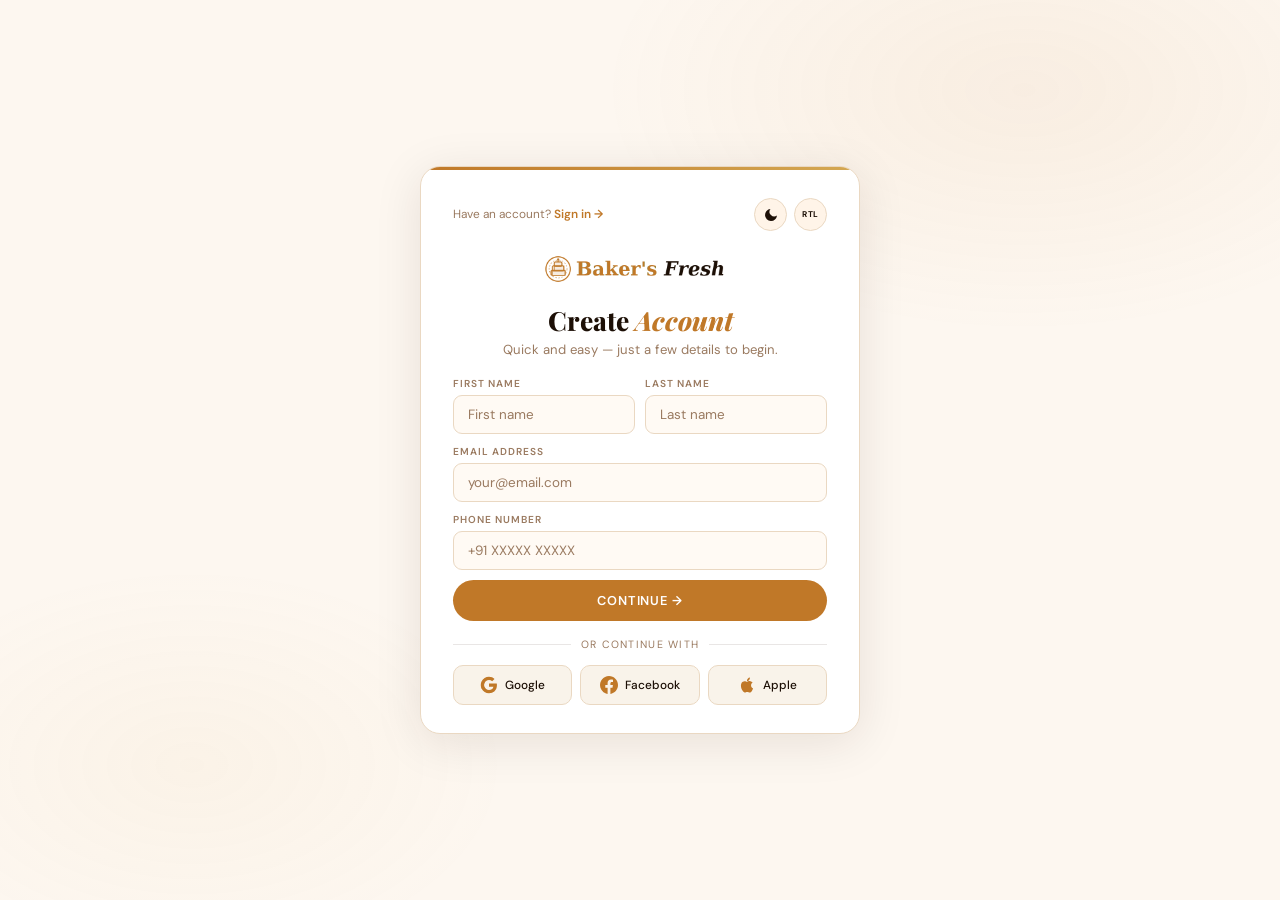
<file: signup.html>
<!DOCTYPE html>
<html lang="en" data-theme="light" dir="ltr">
<head>
  <meta charset="UTF-8">
  <meta name="viewport" content="width=device-width, initial-scale=1.0">
  <title>Create Account — Baker's Fresh</title>
  <link rel="icon" type="image/svg+xml" href="favicon.svg">
  <link rel="shortcut icon" href="favicon.svg">
  <link rel="apple-touch-icon" href="favicon.svg">
  <link rel="preconnect" href="https://fonts.googleapis.com">
  <link href="https://fonts.googleapis.com/css2?family=Playfair+Display:ital,wght@0,400;0,600;0,800;1,400;1,700&family=DM+Sans:wght@300;400;500;600&display=swap" rel="stylesheet">
  <link rel="stylesheet" href="css/auth-center.css">
</head>
<body>

  <div class="auth-card">

    
    <div class="card-topbar">
      <span class="card-switch">
        Have an account? <a href="login.html">Sign in →</a>
      </span>
      <div class="card-controls">
        <button class="icon-btn" id="theme-btn" onclick="toggleTheme()" title="Dark / Light">
          <svg id="icon-moon" xmlns="http://www.w3.org/2000/svg" width="16" height="16" viewBox="0 0 24 24" fill="currentColor" style="display:block">
            <path d="M21 12.79A9 9 0 1 1 11.21 3 7 7 0 0 0 21 12.79z"/>
          </svg>
          <svg id="icon-sun" xmlns="http://www.w3.org/2000/svg" width="16" height="16" viewBox="0 0 24 24" fill="none" stroke="currentColor" stroke-width="2" stroke-linecap="round" stroke-linejoin="round" style="display:none">
            <circle cx="12" cy="12" r="5"/>
            <line x1="12" y1="1" x2="12" y2="3"/><line x1="12" y1="21" x2="12" y2="23"/>
            <line x1="4.22" y1="4.22" x2="5.64" y2="5.64"/><line x1="18.36" y1="18.36" x2="19.78" y2="19.78"/>
            <line x1="1" y1="12" x2="3" y2="12"/><line x1="21" y1="12" x2="23" y2="12"/>
            <line x1="4.22" y1="19.78" x2="5.64" y2="18.36"/><line x1="18.36" y1="5.64" x2="19.78" y2="4.22"/>
          </svg>
        </button>
        <button class="rtl-btn" id="rtl-btn" onclick="toggleRTL()" title="RTL / LTR">RTL</button>
      </div>
    </div>

    
    <div class="card-brand">
      <a class="logo" href="index.html">
        <img src="Images/logo-light.png" alt="Baker's Fresh" class="logo-img logo-img--light">
        <img src="Images/logo-dark.png"  alt="Baker's Fresh" class="logo-img logo-img--dark">
      </a>
    </div>

   
    <div class="auth-msg" id="auth-msg"></div>

  
    
      <h1 class="auth-heading">Create <em>Account</em></h1>
      <p class="auth-sub">Quick and easy — just a few details to begin.</p>

      <div class="fg-row">
        <div class="fg">
          <label for="fname">First Name</label>
          <div class="input-wrap">
            <input type="text" id="fname" placeholder="First name" required autocomplete="given-name">
          </div>
        </div>
        <div class="fg">
          <label for="lname">Last Name</label>
          <div class="input-wrap">
            <input type="text" id="lname" placeholder="Last name" required autocomplete="family-name">
          </div>
        </div>
      </div>

      <div class="fg">
        <label for="email">Email Address</label>
        <div class="input-wrap">
          <input type="email" id="email" placeholder="your@email.com" required autocomplete="email">
        </div>
      </div>

      <div class="fg">
        <label for="phone">Phone Number</label>
        <div class="input-wrap">
          <input type="tel" id="phone" placeholder="+91 XXXXX XXXXX" autocomplete="tel">
        </div>
      </div>

      <button type="button" class="auth-btn" onclick="nextStep(0)">Continue →</button>

     
      <div class="auth-divider"><span>or continue with</span></div>
      <div class="social-btns">
        <button class="social-btn" onclick="socialClick(this,'google')">
          <svg viewBox="0 0 24 24" width="18" height="18" fill="none">
            <path d="M22.56 12.25c0-.78-.07-1.53-.2-2.25H12v4.26h5.92c-.26 1.37-1.04 2.53-2.21 3.31v2.77h3.57c2.08-1.92 3.28-4.74 3.28-8.09z" fill="#C07828"/>
            <path d="M12 23c2.97 0 5.46-.98 7.28-2.66l-3.57-2.77c-.98.66-2.23 1.06-3.71 1.06-2.86 0-5.29-1.93-6.16-4.53H2.18v2.84C3.99 20.53 7.7 23 12 23z" fill="#C07828"/>
            <path d="M5.84 14.09c-.22-.66-.35-1.36-.35-2.09s.13-1.43.35-2.09V7.07H2.18C1.43 8.55 1 10.22 1 12s.43 3.45 1.18 4.93l2.85-2.22.81-.62z" fill="#C07828"/>
            <path d="M12 5.38c1.62 0 3.06.56 4.21 1.64l3.15-3.15C17.45 2.09 14.97 1 12 1 7.7 1 3.99 3.47 2.18 7.07l3.66 2.84c.87-2.6 3.3-4.53 6.16-4.53z" fill="#C07828"/>
          </svg>
          Google
        </button>
        <button class="social-btn" onclick="socialClick(this,'facebook')">
          <svg viewBox="0 0 24 24" width="18" height="18">
            <path d="M24 12.073c0-6.627-5.373-12-12-12s-12 5.373-12 12c0 5.99 4.388 10.954 10.125 11.854v-8.385H7.078v-3.47h3.047V9.43c0-3.007 1.792-4.669 4.533-4.669 1.312 0 2.686.235 2.686.235v2.953H15.83c-1.491 0-1.956.925-1.956 1.874v2.25h3.328l-.532 3.47h-2.796v8.385C19.612 23.027 24 18.062 24 12.073z" fill="#C07828"/>
          </svg>
          Facebook
        </button>
        <button class="social-btn" onclick="socialClick(this,'apple')">
          <svg viewBox="0 0 24 24" width="18" height="18">
            <path d="M18.71 19.5c-.83 1.24-1.71 2.45-3.05 2.47-1.34.03-1.77-.79-3.29-.79-1.53 0-2 .77-3.27.82-1.31.05-2.3-1.32-3.14-2.53C4.25 17 2.94 12.45 4.7 9.39c.87-1.52 2.43-2.48 4.12-2.51 1.28-.02 2.5.87 3.29.87.78 0 2.26-1.07 3.8-.91.65.03 2.47.26 3.64 1.98-.09.06-2.17 1.28-2.15 3.81.03 3.02 2.65 4.03 2.68 4.04-.03.07-.42 1.44-1.38 2.83M13 3.5c.73-.83 1.94-1.46 2.94-1.5.13 1.17-.34 2.35-1.04 3.19-.69.85-1.83 1.51-2.95 1.42-.15-1.15.41-2.35 1.05-3.11z" fill="#C07828"/>
          </svg>
          Apple
        </button>
      </div>
    </div>

  
    <div class="step" id="s1">
      <div class="sec-tag">✦ Security</div>
      <h1 class="auth-heading">Set <em>Password</em></h1>
      <p class="auth-sub">Choose a strong password to protect your account.</p>

      <div class="fg">
        <label for="password">Password</label>
        <div class="input-wrap">
          <input type="password" id="password" placeholder="Create a strong password"
                 required data-minlength="8" autocomplete="new-password">
          <button type="button" class="pw-eye" onclick="togglePw('password',this)">👁️</button>
        </div>
        <div class="pw-strength">
          <div class="pw-bar"><div class="pw-fill"></div></div>
          <span class="pw-lbl">Enter a password to check strength</span>
        </div>
      </div>

      <div class="fg">
        <label for="cpw">Confirm Password</label>
        <div class="input-wrap">
          <input type="password" id="cpw" placeholder="Repeat your password"
                 required autocomplete="new-password">
          <button type="button" class="pw-eye" onclick="togglePw('cpw',this)">👁️</button>
        </div>
      </div>

      <label class="auth-check">
        <input type="checkbox" id="terms" required>
        <span>I agree to Baker's Fresh <a href="#">Terms</a> &amp; <a href="#">Privacy Policy</a></span>
      </label>

      <label class="auth-check">
        <input type="checkbox" id="offers" checked>
        <span>Send me exclusive deals &amp; seasonal offers</span>
      </label>

      <div class="step-nav">
        <button type="button" class="back-btn" onclick="prevStep(1)">← Back</button>
        <button type="button" class="auth-btn" onclick="nextStep(1)">Continue →</button>
      </div>
    </div>

   
    <div class="step" id="s2">
      <div class="sec-tag">✦ Almost Done</div>
      <h1 class="auth-heading">Your <em>Preferences</em></h1>
      <p class="auth-sub">Help us personalise your Baker's Fresh experience.</p>

      <div class="fg">
        <label>Occasions You Celebrate</label>
        <div class="occ-grid">
          <label class="occ" onclick="toggleOcc(this)"><input type="checkbox">Birthdays</label>
          <label class="occ" onclick="toggleOcc(this)"><input type="checkbox">Weddings</label>
          <label class="occ" onclick="toggleOcc(this)"><input type="checkbox">Anniversaries</label>
          <label class="occ" onclick="toggleOcc(this)"><input type="checkbox">Corporate</label>
          <label class="occ" onclick="toggleOcc(this)"><input type="checkbox">Graduations</label>
          <label class="occ" onclick="toggleOcc(this)"><input type="checkbox">Just Because!</label>
        </div>
      </div>

      <div class="fg">
        <label for="city">Your Area in Hyderabad</label>
        <div class="input-wrap">
          <input type="text" id="city" placeholder="e.g. Banjara Hills, Gachibowli…">
        </div>
      </div>

      <div class="step-nav">
        <button type="button" class="back-btn" onclick="prevStep(2)">← Back</button>
        <button type="button" class="auth-btn" id="create-btn" onclick="handleSignup()">Create Account</button>
      </div>
    </div>

   
    <div class="success" id="success">
      <span class="success-ico">🎉</span>
      <h2>Welcome to Baker's <em>Fresh</em>!</h2>
      <p>Your account is ready — custom cakes, exclusive deals and on-time delivery await!</p>
      <a href="index.html" class="auth-btn" style="text-decoration:none;margin-bottom:12px">Explore Baker's Fresh →</a>
      <div class="auth-note" style="margin-top:12px">
        <a href="login.html">Sign in to your account →</a>
      </div>
    </div>

  </div>

  <script src="js/auth-center.js"></script>
  <script>
    const TOTAL = 3;
    let cur = 0;

    function updateDots(n) {
      ['d0','d1','d2'].forEach((id, i) => {
        const d = document.getElementById(id);
        d.className = 'sdot';
        if (i < n)  d.classList.add('done');
        if (i === n) d.classList.add('act');
      });
      document.getElementById('step-lbl').textContent = `Step ${n+1} of ${TOTAL}`;
    }

    function nextStep(from) {
      if (!validateStep(from)) return;
      showMsg('', '');
      document.getElementById('s'+from).classList.remove('on');
      cur = from + 1;
      document.getElementById('s'+cur).classList.add('on');
      updateDots(cur);
    }

    function prevStep(from) {
      document.getElementById('s'+from).classList.remove('on');
      cur = from - 1;
      document.getElementById('s'+cur).classList.add('on');
      updateDots(cur);
      showMsg('', '');
    }

    function validateStep(step) {
      if (step === 0) {
        const ok = validateField(document.getElementById('fname'))
                 & validateField(document.getElementById('lname'))
                 & validateField(document.getElementById('email'));
        if (!ok) { showMsg('Please fill in your name and email.', 'error'); return false; }
      }
      if (step === 1) {
        const pw  = document.getElementById('password');
        const cpw = document.getElementById('cpw');
        if (!validateField(pw)|!validateField(cpw)) { showMsg('Please fill in all fields.', 'error'); return false; }
        if (pw.value.length < 8) { pw.classList.add('err'); showMsg('Password must be at least 8 characters.', 'error'); return false; }
        if (pw.value !== cpw.value) { cpw.classList.add('err'); showMsg('Passwords do not match.', 'error'); return false; }
        if (!document.getElementById('terms').checked) { showMsg('Please accept the Terms to continue.', 'error'); return false; }
      }
      return true;
    }

    function toggleOcc(lbl) {
      const cb = lbl.querySelector('input');
      cb.checked = !cb.checked;
      lbl.classList.toggle('on', cb.checked);
    }

    function handleSignup() {
      const btn = document.getElementById('create-btn');
      btn.textContent = 'Creating account…';
      btn.classList.add('loading');
      setTimeout(() => {
        for (let i = 0; i < TOTAL; i++) {
          const p = document.getElementById('s'+i);
          if (p) p.classList.remove('on');
        }
        document.getElementById('step-dots').style.display = 'none';
        document.getElementById('auth-msg').className = 'auth-msg';
        document.getElementById('success').classList.add('show');
      }, 1500);
    }
  </script>
</body>
</html>
</file>
<file: css/global.css>
[data-theme="light"] {
  --bg:           #FDF7F0;
  --bg2:          #FFF9F3;
  --bg3:          #F5EAD8;
  --surface:      #FFFFFF;
  --surface2:     #FFF4E8;
  --border:       #EAD8C2;
  --text:         #1C0F06;
  --text2:        #6B4A30;
  --text3:        #9A7A60;
  --shadow:       rgba(44,16,6,.10);
  --cshadow:      0 12px 48px rgba(44,16,6,.12);
  --glass-bg:     rgba(253,247,240,0.52);
  --glass-border: rgba(232,213,190,0.42);
  --glass-blur:   saturate(200%) blur(24px);
  --glass-shadow: 0 8px 32px rgba(44,16,6,.10), 0 1px 0 rgba(255,255,255,.65) inset;
  --glass-mob:    rgba(253,247,240,0.88);
  --glass-logo:   rgba(255,255,255,0.22);
}
[data-theme="dark"] {
  --bg:           #120A03;
  --bg2:          #1A0F05;
  --bg3:          #271507;
  --surface:      #1F1008;
  --surface2:     #2E1A0A;
  --border:       #3D2010;
  --text:         #F7EDE0;
  --text2:        #C9A882;
  --text3:        #826650;
  --shadow:       rgba(0,0,0,.45);
  --cshadow:      0 12px 48px rgba(0,0,0,.45);
  --glass-bg:     rgba(14,6,2,0.42);
  --glass-border: rgba(80,40,16,0.35);
  --glass-blur:   saturate(180%) blur(24px);
  --glass-shadow: 0 8px 32px rgba(0,0,0,.38), 0 1px 0 rgba(255,255,255,.05) inset;
  --glass-mob:    rgba(14,6,2,0.88);
  --glass-logo:   rgba(255,255,255,0.08);
}

*, *::before, *::after { box-sizing: border-box; margin: 0; padding: 0; }
html { scroll-behavior: smooth; }
body {
  font-family: 'DM Sans', sans-serif;
  background: var(--bg);
  color: var(--text);
  transition: background .35s, color .35s;
  overflow-x: hidden;
  line-height: 1.7;
  padding-top: 70px;
}
img { max-width: 100%; display: block; object-fit: cover; }
a { color: inherit; text-decoration: none; }
ul { list-style: none; }
button, input, select, textarea { font-family: 'DM Sans', sans-serif; }

/* ── LAYOUT UTILITIES ── */
.wrap    { max-width: 1180px; margin: 0 auto; padding: 0 48px; }
.sec     { padding: 96px 0; }
.sec-alt { background: var(--bg2); }
.sec-head { text-align: center; margin-bottom: 60px; }
.sec-tag {
  display: inline-block;
  font-size: .67rem; letter-spacing: .24em; text-transform: uppercase;
  color: #C07828; font-weight: 600; margin-bottom: 12px;
}
.sec-title {
  font-family: 'Playfair Display', serif;
  font-size: clamp(1.9rem, 3.5vw, 2.8rem);
  font-weight: 700; color: var(--text);
  margin-bottom: 12px; line-height: 1.18;
}
.sec-title em { font-style: italic; color: #C07828; }
.sec-sub {
  font-size: .9rem; color: var(--text3);
  max-width: 500px; margin: 0 auto; line-height: 1.85;
}

/* ── BUTTONS ── */
.btn {
  display: inline-flex; align-items: center; gap: 8px;
  padding: 13px 28px; border-radius: 100px;
  font-size: .79rem; font-weight: 600;
  letter-spacing: .07em; text-transform: uppercase;
  border: none; cursor: pointer;
  transition: all .28s cubic-bezier(.25,.8,.25,1);
  text-decoration: none; white-space: nowrap;
}
.btn-primary { background: #C07828; color: #fff; }
.btn-primary:hover { background: #C07828; transform: translateY(-2px); box-shadow: 0 8px 28px rgba(192,120,40,.38); }
.btn-outline { background: transparent; border: 1.5px solid #C07828; color: #C07828; }
.btn-outline:hover { background: #C07828; color: #fff; transform: translateY(-2px); }
.btn-ghost { background: rgba(255,255,255,.12); border: 1.5px solid rgba(255,255,255,.4); color: #fff; backdrop-filter: blur(6px); }
.btn-ghost:hover { background: rgba(255,255,255,.22); border-color: #fff; }
.btn-dark { background: var(--text); color: var(--bg); }
.btn-dark:hover { opacity: .82; transform: translateY(-2px); }
.btn-lg { padding: 15px 36px; font-size: .85rem; }
.btn-sm { padding: 9px 20px; font-size: .73rem; }

/* ── NAV ── */
#nav {
  position: fixed; top: 0; left: 0; right: 0; z-index: 1000;
  height: 70px;
  display: flex; align-items: center; justify-content: space-between;
  padding: 0 40px;
  background: var(--surface);

  border-bottom: 1px solid var(--surface);
  border-top: 1px solid rgba(255,255,255,.18);
  box-shadow: var(--glass-shadow);
  transition: background .4s ease, box-shadow .3s ease, border-color .4s ease;
  overflow: visible;
}
#nav.stuck {
  background: var(--surface);
  box-shadow: 0 12px 40px rgba(0,0,0,.14), 0 1px 0 rgba(255,255,255,.5) inset;
  border-bottom-color: rgba(192,120,40,.28);
}
.logo-img {
  height: 36px;
  width: auto;
  display: block;
}

/* Nav logo: show light-variant (dark "Fresh" text) artwork by
   default on the light surface nav bar, swap to dark-variant
   (white "Fresh" text) in dark mode. */
.logo-img--dark  { display: none; }
[data-theme="dark"] .logo-img--light { display: none; }
[data-theme="dark"] .logo-img--dark  { display: block; }

/* Footer logo: footer background is never a light surface (solid
   black in dark mode, orange/brown gradient in light mode), so the
   footer always shows the dark-variant artwork (white "Fresh" text)
   regardless of site theme. */
 .logo-img--dark  { display: none; }
[data-theme="dark"] .logo-img--light { display: none; }
[data-theme="dark"] .logo-img--dark  { display: block; }


.logo {
  font-family: 'Playfair Display', serif;
  font-size: 1.52rem;
  font-weight: 800;
  color: #C07828;
  letter-spacing: -.4px;
  cursor: pointer;
  white-space: nowrap;
  flex-shrink: 0;
  position: relative;
  z-index: 1;
}

.logo span { font-style: italic; color: var(--text); }

.nav-links {
  display: flex; gap: 4px; align-items: center;
  overflow: visible; position: relative; z-index: 1001;
}
.nav-links a {
  font-size: .72rem; font-weight: 500;
  letter-spacing: .1em; text-transform: uppercase;
  color: var(--text);
  position: relative; padding: 7px 14px; border-radius: 100px;
  transition: color .22s, background .22s; white-space: nowrap;
}
.nav-links a::before {
  content: ''; position: absolute; inset: 0; border-radius: 100px;
  background: transparent; border: 1px solid transparent;
  transition: background .22s, border-color .22s; pointer-events: none;
}
.nav-links a:hover::before { background: rgba(192,120,40,.10); border-color: rgba(192,120,40,.22); }
.nav-links a.act::before   { background: rgba(192,120,40,.15); border-color: rgba(192,120,40,.35); }
.nav-links a:hover,
.nav-links a.act { color: #C07828; }
.nav-links a::after {
  content: ''; position: absolute;
  bottom: 5px; left: 50%; transform: translateX(-50%);
  width: 0; height: 2px;
  background: #C07828; border-radius: 2px;
  transition: width .25s cubic-bezier(.25,.8,.25,1); pointer-events: none;
}
.nav-links a.act::after   { width: 18px; }
.nav-links a:hover::after { width: 18px; }
.nav-links li { position: relative; list-style: none; overflow: visible; }
.nav-links li.has-drop { padding-bottom: 22px; margin-bottom: -22px; z-index: 10; }
.nav-links li.has-drop:hover,
.nav-links li.has-drop.open { z-index: 1100; }
.nav-links li.has-drop > a::after { display: none !important; }

.drop-chevron {
  display: inline-block; width: 0; height: 0;
  border-left: 3.5px solid transparent; border-right: 3.5px solid transparent;
  border-top: 4.5px solid currentColor;
  margin-inline-start: 5px; vertical-align: middle;
  transition: transform .25s; pointer-events: none;
}
.nav-links li.has-drop:hover > a .drop-chevron,
.nav-links li.has-drop.open  > a .drop-chevron { transform: rotate(180deg); }

.nav-dropdown {
  position: absolute; top: 100%; left: 50%;
  transform: translateX(-50%) translateY(-8px);
  min-width: 164px; background: var(--surface);
  border: 1px solid var(--border); border-radius: 14px; padding: 6px;
  box-shadow: 0 16px 48px var(--shadow); z-index: 2000;
  pointer-events: auto; opacity: 0; visibility: hidden;
  transition: opacity .18s ease, transform .18s ease;
}
.nav-dropdown::before {
  content: ''; position: absolute; bottom: 100%; left: 0; right: 0;
  height: 22px; background: transparent; pointer-events: auto;
}
.nav-links li.has-drop.open > .nav-dropdown,
.nav-links li.has-drop:hover > .nav-dropdown {
  opacity: 1; visibility: visible; transform: translateX(-50%) translateY(0);
}
.dd-item {
  display: block; padding: 10px 16px; border-radius: 9px;
  font-size: .78rem; font-weight: 500; letter-spacing: .08em; text-transform: uppercase;
  color: var(--text2); text-decoration: none; white-space: nowrap;
  cursor: pointer; position: relative; z-index: 2001; transition: background .15s, color .15s;
}
.dd-item:hover { background: rgba(192,120,40,.10); color: #C07828; }
.dd-item.act   { color: #C07828; font-weight: 600; }

.nav-r { display: flex; align-items: center; gap: 7px; flex-shrink: 0; }
.icon-btn {
  width: 37px; height: 37px; border-radius: 50%;
  background: rgba(255,255,255,.14); border: 1px solid var(--glass-border);
  display: flex; align-items: center; justify-content: center;
  font-size: .88rem; cursor: pointer; transition: all .25s; color: var(--text);
  backdrop-filter: blur(8px); -webkit-backdrop-filter: blur(8px);
  box-shadow: 0 2px 8px rgba(0,0,0,.08);
}
.icon-btn:hover { background: #C07828; color: #fff; border-color: #C07828; transform: scale(1.1); box-shadow: 0 4px 16px rgba(192,120,40,.4); }
.rtl-btn {
  width: 37px; height: 37px; border-radius: 50%;
  background: rgba(255,255,255,.14); border: 1px solid var(--glass-border);
  display: flex; align-items: center; justify-content: center;
  font-size: .57rem; font-weight: 700; letter-spacing: .04em;
  cursor: pointer; transition: all .25s; color: var(--text);
  backdrop-filter: blur(8px); -webkit-backdrop-filter: blur(8px);
  box-shadow: 0 2px 8px rgba(0,0,0,.08);
}
.rtl-btn:hover { background: #C07828; color: #fff; border-color: #C07828; transform: scale(1.1); box-shadow: 0 4px 16px rgba(192,120,40,.4); }
.ham {
  display: none; flex-direction: column; gap: 5px;
  cursor: pointer; padding: 6px;
  background: rgba(255,255,255,.14); border: 1px solid var(--glass-border);
  border-radius: 10px; backdrop-filter: blur(8px); -webkit-backdrop-filter: blur(8px);
  transition: all .25s;
}
.ham:hover { background: rgba(192,120,40,.15); border-color: rgba(192,120,40,.3); }
.ham span { display: block; width: 22px; height: 2px; background: var(--text); border-radius: 2px; transition: all .3s; }

.mob-nav {
  display: none; position: fixed; top: 70px; left: 8px; right: 8px;
  border-radius: 18px; background: var(--surface);
  border: 1px solid var(--border);
  box-shadow: 0 16px 48px rgba(0,0,0,.18), 0 1px 0 rgba(255,255,255,.5) inset;
  flex-direction: column; z-index: 999; padding: 10px 20px 18px; overflow: hidden;
}
.mob-nav.open { display: flex; animation: mobIn .25s ease both; }
@keyframes mobIn {
  from { opacity: 0; transform: translateY(-8px) scale(.98); }
  to   { opacity: 1; transform: translateY(0) scale(1); }
}
.mob-nav a {
  font-size: .78rem; font-weight: 500; letter-spacing: .1em; text-transform: uppercase;
  color: var(--text2); padding: 13px 10px;
  border-bottom: 1px solid rgba(192,120,40,.12);
  transition: color .2s, padding-left .2s; border-radius: 8px; margin: 1px 0;
}
.mob-nav a:last-child { border-bottom: none; }
.mob-nav a:hover { color: #C07828; padding-left: 18px; background: rgba(192,120,40,.08); }
.mob-nav a.act  { color: #C07828; }
[dir="rtl"] .mob-nav a:hover { padding-left: 10px; padding-right: 18px; }

.mob-dd-wrap { display: flex; flex-direction: column; border-bottom: 1px solid var(--border); }
.mob-dd-toggle {
  display: flex; align-items: center; justify-content: space-between;
  width: 100%; background: none; border: none; padding: 12px 10px;
  font-family: 'DM Sans', sans-serif; font-size: .8rem; font-weight: 500;
  letter-spacing: .1em; text-transform: uppercase;
  color: var(--text2); cursor: pointer; text-align: start; transition: color .2s;
}
.mob-dd-toggle:hover { color: #C07828; }
.mob-dd-chevron { font-size: .6rem; color: var(--text3); transition: transform .25s; }
.mob-dd-toggle.open .mob-dd-chevron { transform: rotate(180deg); }
.mob-dropdown { display: none; flex-direction: column; background: rgba(192,120,40,.04); }
.mob-dropdown a { padding: 10px 10px 10px 26px; border: none; font-size: .76rem; color: var(--text2); transition: color .2s, padding-inline-start .2s; }
.mob-dropdown a:hover { color: #C07828; padding-inline-start: 32px; }

/* ══════════════════════════════════════════════════════
   PAGE HERO (.ph)
══════════════════════════════════════════════════════ */
.ph {
  position: relative;
  height: 75vh;
  min-height: 600px;
  display: flex;
  align-items: center;
  overflow: hidden;
  padding-bottom: 64px;
}
.ph-bg {
  position: absolute; inset: 0;
  background-size: cover;
  background-position: center;
}
.ph-bg::after {
  content: ''; position: absolute; inset: 0;
  background: linear-gradient(to top, rgba(10,4,0,.88) 0%, rgba(10,4,0,.30) 100%);
}
.ph-inner {
  position: relative; z-index: 2;
  padding: 0 60px;
  animation: slideUp .8s ease both;
}
.crumb {
  display: flex; align-items: center; gap: 8px;
  font-size: .66rem; color: rgba(255,255,255,.5);
  letter-spacing: .08em; margin-bottom: 12px;
}
.crumb .cl { cursor: pointer; transition: color .2s; }
.crumb .cl:hover { color: rgba(255,255,255,.85); }
.ph-title {
  font-family: 'Playfair Display', serif;
  font-size: clamp(2.2rem, 5vw, 4rem);
  font-weight: 800; color: #fff;
  line-height: 1.1; margin-bottom: 12px;
}
.ph-title em { font-style: italic; color: #D4A853; }
.ph-sub {
  font-size: .92rem; color: rgba(255,255,255,.72);
  max-width: 540px; line-height: 1.78;
}

/* ── STATS BAR ── */
.stats-bar {
  display: grid; grid-template-columns: repeat(4,1fr);
  background: var(--surface);
  border-top: 1px solid var(--border);
  border-bottom: 1px solid var(--border);
}
.stat-item {
  padding: 36px 20px; text-align: center;
  border-right: 1px solid var(--border);
  transition: background .25s; cursor: default;
}
.stat-item:last-child { border-right: none; }
.stat-item:hover { background: var(--surface2); }
.stat-n {
  font-family: 'Playfair Display', serif;
  font-size: 2.7rem; font-weight: 800; color: #C07828;
  line-height: 1; display: block; margin-bottom: 5px;
}
.stat-l { font-size: .67rem; letter-spacing: .16em; text-transform: uppercase; color: var(--text3); }

/* ── PROMO ── */
.promo {
  background: linear-gradient(125deg, #C07828 0%, #E09040 100%);
  padding: 32px 48px; display: flex; align-items: center;
  justify-content: center; gap: 26px; flex-wrap: wrap;
  text-align: center; position: relative; overflow: hidden;
}
.promo-txt { font-family: 'Playfair Display', serif; font-size: 1.55rem; font-weight: 700; color: #fff; }
.code-box {
  display: inline-flex; align-items: center; gap: 10px;
  background: rgba(255,255,255,.18); border: 1.5px dashed rgba(255,255,255,.55);
  padding: 8px 18px; border-radius: 9px;
}
.code-box strong { font-size: .92rem; color: #fff; letter-spacing: .12em; }
.code-copy {
  background: rgba(255,255,255,.22); border: none; color: #fff;
  padding: 3px 11px; border-radius: 5px; font-size: .65rem; font-weight: 600;
  cursor: pointer; transition: background .2s; text-transform: uppercase; letter-spacing: .06em;
}
.code-copy:hover { background: rgba(255,255,255,.4); }

/* ── FEATURE CARDS ── */
.feat-grid { display: grid; grid-template-columns: repeat(3,1fr); gap: 26px; }
.fcard {
  padding: 36px 28px; border-radius: 22px; text-align: center;
  background: var(--surface); border: 1px solid var(--border);
  transition: all .38s; position: relative; overflow: hidden;
}
.fcard::after {
  content: ''; position: absolute; bottom: 0; left: 0; right: 0; height: 3px;
  background: linear-gradient(90deg,#C07828,#D4A853);
  transform: scaleX(0); transition: transform .38s; transform-origin: left;
}
.fcard:hover { transform: translateY(-7px); box-shadow: var(--cshadow); }
.fcard:hover::after { transform: scaleX(1); }
.ficon {
  width: 60px; height: 60px; border-radius: 14px; background: var(--bg3);
  margin: 0 auto 18px; display: flex; align-items: center; justify-content: center;
  font-size: 1.7rem; transition: all .38s;
}
.fcard:hover .ficon { background: #C07828; transform: scale(1.12); }
.ftitle { font-family: 'Playfair Display', serif; font-size: 1.15rem; font-weight: 600; color: var(--text); margin-bottom: 9px; }
.fdesc  { font-size: .82rem; color: var(--text3); line-height: 1.75; }

/* ── CTA FULL WIDTH ── */
.cta-fw { position: relative; min-height: 480px; display: flex; align-items: center; overflow: hidden; }
.cta-fw-bg { position: absolute; inset: 0; background: url('Images/cta-cake.jpg') center/cover; }
.cta-fw-bg::after { content: ''; position: absolute; inset: 0; background: linear-gradient(110deg,rgba(10,4,0,.93) 0%,rgba(10,4,0,.65) 100%); }
.cta-inner { position: relative; z-index: 2; padding: 80px 60px; max-width: 640px; }
.cta-tag { color: #D4A853; font-size: .66rem; letter-spacing: .22em; text-transform: uppercase; font-weight: 600; margin-bottom: 12px; display: block; }
.cta-inner h2 { font-family: 'Playfair Display', serif; font-size: clamp(1.8rem,3.5vw,2.8rem); font-weight: 800; color: #fff; margin-bottom: 16px; line-height: 1.18; }
.cta-inner h2 em { font-style: italic; color: #D4A853; }
.cta-inner p { font-size: .9rem; color: rgba(255,255,255,.72); line-height: 1.85; margin-bottom: 30px; max-width: 420px; }
.cta-btns { display: flex; gap: 14px; flex-wrap: wrap; }

/* ── NEWSLETTER ── */
.nl { background: linear-gradient(125deg,#C07828 0%,#9A5F18 100%); padding: 76px 0; text-align: center; }
.nl-inner { max-width: 540px; margin: 0 auto; padding: 0 24px; }
.nl-inner h2 { font-family: 'Playfair Display', serif; font-size: 2.2rem; font-weight: 700; color:#fff; margin-bottom: 10px; }
.nl-inner h2 em { font-style: italic; }
.nl-inner p { color:#fff; font-size: .9rem; margin-bottom: 26px; }
.nl-form { display: flex; border-radius: 100px;overflow: hidden; background: #fff; max-width: 400px; margin: 0 auto; }
.nl-form input { flex: 1; padding: 13px 20px; border:none; outline:none; font-size: .85rem; color:#1C0F06; background: transparent; }
.nl-form input::placeholder { color: #9A7A60; }
.nl-form button { padding: 0 24px; background: #C07828; border: none; color: #fff; font-size: .73rem; font-weight: 600; letter-spacing: .07em; text-transform: uppercase; cursor: pointer; transition: background .2s; white-space: nowrap; }
.nl-form button:hover { background: #9A5F18; }

footer {
  background:#f8e9d6;
  padding: 64px 0 0;
}
[data-theme="dark"] footer {
  background: #1C0F06;
  border-top: 1px solid rgba(255,255,255,.08);
}
.foot-grid { display: grid; grid-template-columns: 2fr 1fr 1fr 1.5fr; gap: 40px; padding-bottom: 48px; }
.foot-logo { font-family: 'Playfair Display', serif; font-size: 1.48rem; font-weight: 800; color: #ffffff; display: inline-block; margin-bottom: 14px; }
.foot-logo span { font-style: italic; color: #1C0F06; }

.foot-brand p { font-size: .79rem; line-height: 1.85; color: #120A03; }
.foot-col h5 { font-family: 'Playfair Display', serif; font-size: .9rem; font-weight: 600; color:#C07828; margin-bottom: 16px; }
.foot-col ul { display: flex; flex-direction: column; gap: 8px; }
.foot-col a { font-size: .79rem; color: #120A03; transition: color .2s; display: inline-flex; align-items: center; gap: 0; }
.foot-col a:hover { color: #C07828;}
.foot-icon {
  width: 30px; height: 30px; border-radius: 8px;
  background: rgba(192,120,40,.12); border: 1px solid #C07828; 
  display: inline-flex; align-items: center; justify-content: center;
  flex-shrink: 0; margin-right: 10px;
  transition: background .25s, border-color .25s, transform .25s;
}
.foot-col a:hover .foot-icon { background: #EAD8C2; border-color:#C07828; transform: scale(1.1); }
.foot-icon svg { stroke: #C07828; transition: stroke .25s; }
.foot-col a:hover .foot-icon svg { stroke: #C07828; }
.foot-bottom {
  display: flex; justify-content: space-between; align-items: center;
  flex-wrap: wrap; gap: 8px; padding: 22px 0;
  border-top: 1px solid var(--shadow);font-size: .72rem; color:#120A03;
}

[data-theme="dark"] .foot-logo { color: #E89A4D; }
[data-theme="dark"] .foot-logo span { color: #fff; }
[data-theme="dark"] .foot-brand p { color: rgba(255,255,255,.72); }
[data-theme="dark"] .foot-col h5 { color: #E89A4D; }
[data-theme="dark"] .foot-col a { color: rgba(255,255,255,.72); }
[data-theme="dark"] .foot-col a:hover { color: #E89A4D; }
[data-theme="dark"] .foot-icon {
  background: rgba(232,154,77,.14); border-color: rgba(232,154,77,.28);
}
[data-theme="dark"] .foot-col a:hover .foot-icon { background: #E89A4D; border-color: #E89A4D; }
[data-theme="dark"] .foot-icon svg { stroke: #E89A4D; }
[data-theme="dark"] .foot-col a:hover .foot-icon svg { stroke: #1C0F06; }
[data-theme="dark"] .foot-bottom {
  border-top-color: rgba(255,255,255,.12); color: rgba(255,255,255,.50);
}



/* ── ANIMATIONS ── */
@keyframes slideUp { from { opacity: 0; transform: translateY(32px); } to { opacity: 1; transform: none; } }
@keyframes fadeIn  { from { opacity: 0; } to { opacity: 1; } }
@keyframes sPulse  { 0%,100% { opacity:.5; transform:scaleY(1); } 50% { opacity:1; transform:scaleY(1.35); } }

.reveal { opacity: 0; transform: translateY(20px); transition: opacity .65s ease, transform .65s ease; }
.reveal.in { opacity: 1; transform: none; }
.rd1 { transition-delay: .1s; }
.rd2 { transition-delay: .2s; }
.rd3 { transition-delay: .3s; }
.rd4 { transition-delay: .4s; }

/* ── RTL ── */
[dir="rtl"] .steps::before { transform: scaleX(-1); }
[dir="rtl"] .val:hover     { transform: translateX(-4px); }
[dir="rtl"] .feat-row:hover{ transform: translateX(-4px); }
[dir="rtl"] .ci:hover      { transform: translateX(-5px); }

/* ── ≥ 1280px ── */
@media (min-width: 1280px) {
  #nav { padding: 0 52px; }
  .nav-links a { padding: 7px 16px; font-size: .74rem; }
  .wrap { padding: 0 64px; }

  .ph            { height: 75vh; min-height: 600px; padding-bottom: 72px; }
  .ph-title      { font-size: clamp(2.6rem, 5vw, 4.2rem); }
  .ph-sub        { font-size: .95rem; max-width: 580px; }
}

/* ── 1024px – 1279px ── */
@media (min-width: 1024px) and (max-width: 1279px) {
  #nav { padding: 0 32px; }
  .nav-links { gap: 0; }
  .nav-links a { padding: 7px 10px; font-size: .69rem; }
  .wrap { padding: 0 36px; }

  .ph            { height: 70vh; min-height: 540px; padding-bottom: 60px; }
  .ph-inner      { padding: 0 40px; }
  .ph-title      { font-size: clamp(2.2rem, 4.5vw, 3.6rem); }
}

/* ── 640px – 1023px ── */
@media (min-width: 769px) and (max-width: 1023px) {
  #nav { padding: 0 22px; }
  .nav-links { gap: 0; }
  .nav-links a { padding: 6px 8px; font-size: .64rem; }
  .wrap { padding: 0 24px; }
}

@media (min-width: 640px) and (max-width: 1023px) {
  .ph            { height: 65vh; min-height: 460px; padding-bottom: 52px; }
  .ph-inner      { padding: 0 32px; }
  .ph-title      { font-size: clamp(2rem, 5vw, 3rem); }
  .ph-sub        { font-size: .88rem; max-width: 480px; }
}

/* ── ≥ 769px: show desktop nav ── */
@media (min-width: 769px) {
  .ham        { display: none!important; }
  .nav-links  { display: flex !important; }
  .nav-r .btn { display: inline-flex !important; }
  .rtl-btn    { display: flex !important; }
}

/* ── ≤ 768px: mobile ── */
@media (max-width: 768px) {
  .nav-links { display: none !important; }
  .ham { display: flex !important; }
  .nav-r .btn { display: none !important; }
  .rtl-btn { display: flex; }
  .wrap { padding: 0 18px; }
  .sec { padding: 60px 0; }
  .feat-grid { grid-template-columns: 1fr; }
  .foot-grid { grid-template-columns: 1fr; }
  .stats-bar { grid-template-columns: 1fr 1fr; }
  .stat-item { border-right: none !important; border-bottom: 1px solid var(--border); }
  .stat-item:last-child { border-bottom: none; }
  .promo { flex-direction: column; gap: 14px; padding: 26px 18px; }
  .ph-inner { padding: 0 20px; }
  .cta-inner { padding: 40px 20px; }
  #nav { padding: 0 18px; }
}

/* ── < 640px ── */
@media (max-width: 639px) {
  .ph            { height: 58vh; min-height: 380px; padding-bottom: 40px; }
  .ph-title      { font-size: clamp(1.8rem, 7vw, 2.6rem); }
  .ph-sub        { font-size: .82rem; max-width: 100%; }

  .nl            { padding: 48px 0; }
  .nl-inner      { padding: 0 20px; max-width: 100%; }
  .nl-inner h2   { font-size: 1.6rem; }
  .nl-inner p    { font-size: .82rem; margin-bottom: 20px; }
  .nl-form {
    display: flex;
    flex-direction: row;
    border-radius: 100px;
    overflow: hidden;
    background: #fff;
    max-width: 100%;
    margin: 0 auto;
  }
  .nl-form input {
    flex: 1;
    min-width: 0;
    padding: 12px 16px;
    font-size: .82rem;
    border: none;
    outline: none;
    background: transparent;
    color: #1C0F06;
  }
  .nl-form button {
    padding: 0 18px;
    font-size: .68rem;
    white-space: nowrap;
    background: #C07828;
    border: none;
    color: #fff;
    font-weight: 600;
    letter-spacing: .07em;
    text-transform: uppercase;
    cursor: pointer;
  }

  footer              { padding: 48px 0 0; }
  .foot-grid          { grid-template-columns: 1fr; gap: 28px; text-align: center; }
  .foot-brand         { display: flex; flex-direction: column; align-items: center; }
  .foot-brand p       { text-align: center; }
  .foot-col           { display: flex; flex-direction: column; align-items: center; }
  .foot-col h5        { text-align: center; }
  .foot-col ul        { align-items: center; }
  .foot-col a         { text-align: center; }
  .foot-bottom        { flex-direction: column; align-items: center; text-align: center; gap: 6px; }
}

/* ── ≤ 400px ── */
@media (max-width: 400px) {
  footer       { padding: 44px 0 0; }
  .foot-grid   { gap: 20px; }
  .foot-logo   { font-size: 1.25rem; }
  .foot-col h5 { font-size: .82rem; margin-bottom: 12px; }
  .foot-col a  { font-size: .75rem; }
  .foot-bottom { font-size: .68rem; gap: 6px; padding: 16px 0; }
}
</file>
<file: css/blog-detail.css>
.ph-inner {
  position: relative;
  z-index: 2;
  animation: slideUp .8s ease both;
  display: flex !important;
  flex-direction: column;
  align-items: center !important;
  text-align: center;
  width: 100%;
}
.crumb { justify-content: center; color:#fff;}
.ph-title {
  font-family: 'Playfair Display', serif;
  font-size: clamp(2rem, 4.5vw, 3.2rem);
  font-weight: 800; color: #fff; line-height: 1.1;
  margin: 10px 0 12px;
  text-align: center;
  width: 100%;
}
.ph-title em { font-style: italic; color: #D4A853; }
.ph-sub {
  font-size: .88rem; color:#fff;
  line-height: 1.7; max-width: 480px; margin: 0 auto;
  text-align: center;
}

.bd-wrap { display: grid; grid-template-columns: 1fr 310px; gap: 56px; align-items: start; }

.bd-sidebar {
  position: sticky;
  top: 88px; 
}

.bd-hero { width: 100%; aspect-ratio: 16/9; border-radius: 20px; margin-bottom: 28px; }
.bd-cat {
  font-size: .63rem; font-weight: 600; letter-spacing: .15em; text-transform: uppercase;
  color: #fff; background: #C07828; padding: 4px 12px; border-radius: 100px;
  display: inline-block; margin-bottom: 14px;
}
.bd-title {
  font-family: 'Playfair Display', serif;
  font-size: clamp(1.8rem, 4vw, 2.5rem);
  font-weight: 800; color: var(--text); margin-bottom: 18px; line-height: 1.2;
}
.bd-meta {
  display: flex; align-items: center; gap: 18px;
  margin-bottom: 28px; padding-bottom: 20px;
  border-bottom: 1px solid var(--border); flex-wrap: wrap;
}
.bd-author      { display: flex; align-items: center; gap: 10px; }
.bd-author img  { width: 38px; height: 38px; border-radius: 50%; object-fit: cover; }
.bd-author span { font-size: .87rem; font-weight: 600; color: var(--text); }
.bd-date        { font-size: .8rem; color: var(--text3); }
.bd-read        { font-size: .7rem; color: var(--text3); }

.bd-body h3 {
  font-family: 'Playfair Display', serif;
  font-size: 1.4rem; font-weight: 700; color: var(--text); margin: 26px 0 11px;
}
.bd-body p { font-size: .89rem; color: var(--text2); line-height: 1.9; margin-bottom: 14px; }
.bd-body blockquote {
  border-inline-start: 3px solid #C07828;
  padding: 13px 20px; margin: 20px 0;
  background: var(--surface2); border-radius: 0 11px 11px 0;
  font-size: .91rem; color: var(--text2); font-style: italic; line-height: 1.75;
}
[dir="rtl"] .bd-body blockquote {
  border-inline-start: none; border-inline-end: 3px solid #C07828;
  border-radius: 11px 0 0 11px;
}

.bd-share { display: flex; align-items: center; gap: 10px; margin-top: 36px; padding-top: 24px; border-top: 1px solid var(--border); }
.bd-share span { font-size: .75rem; font-weight: 600; letter-spacing: .1em; text-transform: uppercase; color: var(--text3); }
.share-btn {
  width: 36px; height: 36px; border-radius: 50%;
  background: var(--surface2); border: 1px solid var(--border);
  display: flex; align-items: center; justify-content: center;
  font-size: .85rem; cursor: pointer; transition: all .25s;
}
.share-btn:hover { background: #C07828; border-color: #C07828; transform: translateY(-2px); }


.bsw { background: var(--surface); border: 1px solid var(--border); border-radius: 17px; padding: 22px; margin-bottom: 18px; }
.bsw-title { font-family: 'Playfair Display', serif; font-size: 1.08rem; font-weight: 700; color: var(--text); margin-bottom: 16px; }

.rpost {
  display: flex; gap: 11px; align-items: flex-start;
  padding: 9px 0; border-bottom: 1px solid var(--border);
  cursor: pointer; transition: padding-inline-start .25s; text-decoration: none;
}
.rpost:last-child { border-bottom: none; }
.rpost:hover { padding-inline-start: 8px; }
.rpost img { width: 54px; height: 48px; border-radius: 7px; flex-shrink: 0; }
.rp-txt h5 { font-size: .77rem; font-weight: 500; color: var(--text); line-height: 1.45; margin-bottom: 3px; }
.rp-txt span { font-size: .67rem; color: var(--text3); }

.tags { display: flex; flex-wrap: wrap; gap: 7px; }
.tag {
  padding: 5px 12px; border-radius: 100px;
  background: var(--bg3); border: 1px solid var(--border);
  font-size: .69rem; color: var(--text2); cursor: pointer; transition: all .22s;
  text-decoration: none; display: inline-block;
}
.tag:hover { background: #C07828; color: #fff; border-color: #C07828; }

.bsw.bsw-cta { background: #C07828; border-color: transparent; }
.bsw-cta .bsw-title { color: #fff; }
.bsw-cta p { font-size: .81rem; color: rgba(255,255,255,.82); margin-bottom: 18px; line-height: 1.7; }
.btn:hover { background-color: #fff; color: #C07828; border: none;transition: all .25s;transform: translateY(-2px); }




@media (min-width: 1280px) {
  .ham        { display: none !important; }
.nav-links  { display: flex !important; }
.nav-r .btn { display: inline-flex !important; }
#nav        { padding: 0 48px; }
.wrap       { max-width: 1280px; padding: 0 60px; }
  .bd-wrap  { grid-template-columns: 1fr 350px; gap: 72px; }
  .bd-hero  { border-radius: 24px; margin-bottom: 34px; }
  .bd-title { font-size: 2.6rem; }
  .bd-body p  { font-size: .92rem; line-height: 1.95; }
  .bd-body h3 { font-size: 1.5rem; margin: 32px 0 13px; }
  .bd-body blockquote { font-size: .95rem; padding: 16px 24px; }
  .bd-author img  { width: 44px; height: 44px; }
  .bd-author span { font-size: .9rem; }
  .bd-date  { font-size: .83rem; }
  .bd-read  { font-size: .73rem; }
  .bsw       { padding: 26px; margin-bottom: 22px; }
  .bsw-title { font-size: 1.15rem; margin-bottom: 18px; }
  .rpost img { width: 60px; height: 54px; }
  .rp-txt h5 { font-size: .8rem; }
  .rp-txt span { font-size: .7rem; }
  .tag       { font-size: .71rem; padding: 6px 14px; }
.bd-sidebar { top: 96px; }
  .foot-grid { gap: 56px; }
  .foot-logo { font-size: 1.65rem; }
}


@media (min-width: 1024px) and (max-width: 1279px) {
  .ham        { display: none !important; }
.nav-links  { display: flex !important; }
.nav-r .btn { display: inline-flex !important; }
#nav        { padding: 0 30px; }
.wrap       { max-width: 1020px; padding: 0 36px; }
  .bd-wrap  { grid-template-columns: 1fr 280px; gap: 40px; }
  .bd-title { font-size: 2rem; }
  .bd-body p  { font-size: .87rem; }
  .bd-body h3 { font-size: 1.28rem; margin: 22px 0 10px; }
  .bd-body blockquote { font-size: .87rem; padding: 12px 18px; }
  .bsw       { padding: 18px; margin-bottom: 16px; }
  .bsw-title { font-size: 1rem; margin-bottom: 13px; }
  .rpost img { width: 48px; height: 44px; border-radius: 6px; }
  .rp-txt h5 { font-size: .74rem; }
  .rp-txt span { font-size: .64rem; }
  .tag       { font-size: .67rem; padding: 5px 11px; }
  .bsw-cta p { font-size: .78rem; }
  .bd-sidebar { top: 84px; }
  
  .foot-grid { gap: 36px; }
}


@media (min-width: 640px) and (max-width: 1023px) {
  .nav-links  { display: none !important; }
.ham        { display: flex !important; }
.nav-r .btn { display: none !important; }
#nav  { padding: 0 22px; }
.wrap { padding: 0 26px; }
.sec-head  { margin-bottom: 44px; }
.sec-title { font-size: clamp(1.7rem, 3.2vw, 2.3rem); }
.sec-sub   { font-size: .87rem; }
.foot-brand { grid-column: 1 / -1; }
  .ph       { height: 48vh; min-height: 300px; padding-bottom: 30px; }
  .ph-inner { padding: 0 30px; }
  .wrap { padding: 0 30px; }
  .sec  { padding: 68px 0; }
  .bd-wrap { grid-template-columns: 1fr; gap: 36px; }
  .bd-hero   { border-radius: 16px; margin-bottom: 22px; }
  .bd-title  { font-size: clamp(1.65rem, 4vw, 2.1rem); }
  .bd-meta   { gap: 14px; margin-bottom: 22px; padding-bottom: 16px; }
  .bd-author img  { width: 34px; height: 34px; }
  .bd-author span { font-size: .83rem; }
  .bd-body p  { font-size: .87rem; line-height: 1.85; }
  .bd-body h3 { font-size: 1.22rem; margin: 22px 0 10px; }
  .bd-body blockquote { font-size: .86rem; padding: 12px 18px; margin: 16px 0; }
  .bd-share  { margin-top: 28px; padding-top: 20px; }
  .bd-wrap > div:last-child { padding-top: 0; max-width: 520px; width: 100%; margin: 0 auto; }
 
.bd-sidebar { position: static; }
  .bsw       { padding: 20px; margin-bottom: 16px; border-radius: 14px; }
  .bsw-title { font-size: 1rem; margin-bottom: 14px; }
  .rpost img { width: 52px; height: 46px; }
  .rp-txt h5 { font-size: .76rem; }
  .tag       { font-size: .68rem; }
  .nl        { padding: 56px 0; }
  .nl-inner h2 { font-size: 1.85rem; }
 
  .foot-grid { grid-template-columns: 1fr 1fr; gap: 26px; }
}


@media (max-width: 639px) {
 .nav-links  { display: none !important; }
.ham        { display: flex !important; }
.nav-r .btn { display: none !important; }
.mob-nav    { top: 62px; left: 6px; right: 6px; }
.sec-title  { font-size: clamp(1.45rem, 6.5vw, 1.9rem); }
.sec-sub    { font-size: .83rem; }
.sec-tag    { font-size: .62rem; }
.btn        { padding: 11px 22px; font-size: .73rem; }
.btn-lg     { padding: 13px 26px; font-size: .77rem; }
.btn-sm     { padding: 8px 16px; font-size: .68rem; }
  .ph       { height: 44vh; min-height: 260px; padding-bottom: 24px; }
  .ph-inner { padding: 0 18px; }
  .bd-wrap  { grid-template-columns: 1fr; gap: 32px; }
  .bd-wrap > div[style] { padding-top: 0 !important; }
  .bd-sidebar { position: static; }
  .bd-hero   { border-radius: 13px; margin-bottom: 18px; }
  .bd-cat    { font-size: .6rem; padding: 3px 10px; margin-bottom: 11px; }
  .bd-title  { font-size: clamp(1.5rem, 6.5vw, 1.9rem); margin-bottom: 14px; }
  .bd-meta   { gap: 10px; margin-bottom: 18px; padding-bottom: 14px; flex-wrap: wrap; }
  .bd-author img  { width: 32px; height: 32px; }
  .bd-author span { font-size: .8rem; }
  .bd-date   { font-size: .74rem; }
  .bd-read   { font-size: .68rem; }
  .bd-body p  { font-size: .85rem; line-height: 1.82; margin-bottom: 12px; }
  .bd-body h3 { font-size: 1.12rem; margin: 20px 0 9px; }
  .bd-body blockquote { font-size: .83rem; padding: 11px 15px; margin: 14px 0; border-radius: 0 9px 9px 0; }
  .bd-share  { margin-top: 22px; padding-top: 16px; gap: 8px; }
  .bd-share span { font-size: .7rem; }
  .share-btn { width: 32px; height: 32px; font-size: .78rem; }
  .bsw       { padding: 16px; margin-bottom: 13px; border-radius: 13px; }
  .bsw-title { font-size: .95rem; margin-bottom: 12px; }
  .rpost     { gap: 9px; padding: 8px 0; }
  .rpost img { width: 48px; height: 42px; border-radius: 6px; }
  .rp-txt h5 { font-size: .73rem; line-height: 1.42; }
  .rp-txt span { font-size: .63rem; }
  .tags      { gap: 6px; }
  .tag       { font-size: .66rem; padding: 5px 10px; }
  .bsw-cta p { font-size: .78rem; line-height: 1.65; margin-bottom: 14px; }
  .nl        { padding: 48px 0; }
  .nl-inner h2 { font-size: 1.65rem; }
  .nl-form   { max-width: 100%; }
  
  .foot-grid   { grid-template-columns: 1fr; gap: 24px; }
  .foot-bottom { flex-direction: column; text-align: center; }
}


@media (max-width: 400px) {
  #nav     { padding: 0 12px; height: 56px; }
body     { padding-top: 56px; }
.mob-nav { top: 56px; left: 4px; right: 4px; }
.wrap    { padding: 0 13px; }
.sec     { padding: 40px 0; }
  footer       { padding: 44px 0 0; }
  .foot-grid   { gap: 20px; }
  .foot-logo   { font-size: 1.25rem; }
  .foot-col h5 { font-size: .82rem; margin-bottom: 12px; }
  .foot-col a  { font-size: .75rem; }
  .foot-bottom { font-size: .68rem; gap: 6px; padding: 16px 0; }
}


[dir="rtl"] .bd-body blockquote { border-inline-start: none; border-inline-end: 3px solid #C07828; border-radius: 11px 0 0 11px; }
[dir="rtl"] .bd-share  { flex-direction: row-reverse; }
[dir="rtl"] .bd-author { flex-direction: row-reverse; }
[dir="rtl"] .rpost     { flex-direction: row-reverse; }

@media (max-width: 639px) {
  [dir="rtl"] .bd-body blockquote { border-radius: 9px 0 0 9px; }
}
</file>
<file: css/blog.css>
.ph {
  min-height: 110vh;
  align-items: center;
  padding-bottom: 64px;justify-content: center;
}
.ph-bg::after {
  background: linear-gradient(to top, rgba(10,4,0,.92) 0%, rgba(10,4,0,.52) 55%, rgba(10,4,0,.14) 100%);
}
.ph-title {
  font-family: 'Playfair Display', serif;
  font-size: clamp(2.4rem, 5.5vw, 4.2rem);
  font-weight: 800; color: #fff; line-height: 1.08; margin-bottom: 16px;
}
.ph-title em { font-style: italic; color: #D4A853; }
.ph-sub {
  max-width: 560px; font-size: .95rem;
  color:#fff; line-height: 1.85; margin-bottom: 28px;
}
.ph-pills { display: flex; gap: 14px; flex-wrap: wrap; margin-bottom: 32px; }
.ph-pill {
  display: flex; flex-direction: column; align-items: center;
  padding: 12px 22px;
  background: rgba(255,255,255,.10); border: 1px solid rgba(255,255,255,.20);
  border-radius: 14px; backdrop-filter: blur(8px); -webkit-backdrop-filter: blur(8px);
  min-width: 90px; transition: background .25s, border-color .25s;
}
.ph-pill:hover { background: rgba(192,120,40,.25); border-color: rgba(212,168,83,.5); }
.ph-pill-n {
  font-family: 'Playfair Display', serif;
  font-size: 1.45rem; font-weight: 800; color: #D4A853; line-height: 1; margin-bottom: 4px;
}
.ph-pill-l { font-size: .6rem; letter-spacing: .12em; text-transform: uppercase; color:#fff;}
.ph-btns { display: flex; gap: 14px; flex-wrap: wrap; }
.btn-outline-white {
  background: rgba(255,255,255,.12); border: 1.5px solid rgba(255,255,255,.65); color: #fff;
}
.btn-outline-white:hover { background: rgba(255,255,255,.22); color: #fff; border-color: #fff; }


.blog-feat {
  display: grid;
  grid-template-columns: 1.4fr 1fr;
  gap: 24px;
  margin-bottom: 52px;

  align-items: stretch;
}


.blog-feat > .bcard {
  height: 100%;
}

.blog-feat > .bcard .bcard-img {
  aspect-ratio: 4 / 3;
}

.blog-feat > .bcard .bcard-body {
  flex: 1;
}


.blog-feat-side {
  display: flex;
  flex-direction: column;
  gap: 16px;
  height: 100%;       
}

.blog-feat-side .bcard {
  flex: 1 1 0;
  min-height: 0;
}

.blog-feat-side .bcard .bcard-img {
  aspect-ratio: 16 / 6;  
}

.blog-feat-side .bcard .bcard-body {
  padding: 14px 18px;
}

.blog-feat-side .bcard .bcat    { font-size: .59rem; margin-bottom: 5px; }
.blog-feat-side .bcard .btitle  {
  font-size: .93rem;
  line-height: 1.32;
  margin-bottom: 5px;
  
  display: -webkit-box;
  -webkit-line-clamp: 2;
  -webkit-box-orient: vertical;
  overflow: hidden;
}
.blog-feat-side .bcard .bexcerpt {
  font-size: .73rem;
  line-height: 1.6;
  margin-bottom: 8px;
 
  display: -webkit-box;
  -webkit-line-clamp: 2;
  -webkit-box-orient: vertical;
  overflow: hidden;
}
.blog-feat-side .bcard .bauthor img  { width: 20px; height: 20px; }
.blog-feat-side .bcard .bauthor span { font-size: .64rem; }
.blog-feat-side .bcard .bdate        { font-size: .62rem; }


.bcard {
  background: var(--surface);
  border-radius: 20px;
  overflow: hidden;
  border: 1px solid var(--border);
  transition: all .38s;
  cursor: pointer;
  display: flex;
  flex-direction: column;
  text-decoration: none;
  box-shadow:rgba(192,120,40,.38) 0px 12px 24px -4px
}
.bcard:hover { transform: translateY(-7px); box-shadow:rgba(192,120,40,.38) 0px 12px 24px -4px ; }

.bcard-iw { overflow: hidden; flex-shrink: 0; }
.bcard-img {
  width: 100%; aspect-ratio: 16 / 9;
  display: block; object-fit: cover; transition: transform .55s;
}
.bcard:hover .bcard-img { transform: scale(1.06); }


.bcard-body {
  padding: 20px;
  display: flex;
  flex-direction: column;
  flex: 1;
}

.bcat {
  font-size: .63rem; font-weight: 600; letter-spacing: .15em;
  text-transform: uppercase; color: #C07828;
  margin-bottom: 8px; display: block; flex-shrink: 0;
}
.btitle {
  font-family: 'Playfair Display', serif;
  font-size: 1.12rem; font-weight: 700;
  color: var(--text); margin-bottom: 8px;
  line-height: 1.38; transition: color .25s; flex-shrink: 0;
}
.bcard:hover .btitle { color: #C07828; }

.bexcerpt {
  font-size: .79rem; color: var(--text3);
  line-height: 1.72; margin-bottom: 14px;
  flex: 1;  
}


.bmeta {
  display: flex;
  align-items: center;
  justify-content: space-between;
  margin-top: auto;
  flex-shrink: 0;
  gap: 8px;
}
.bauthor { display: flex; align-items: center; gap: 8px; min-width: 0; }
.bauthor img { width: 26px; height: 26px; border-radius: 50%; object-fit: cover; flex-shrink: 0; }
.bauthor span {
  font-size: .71rem; font-weight: 500;
  color: var(--text2); white-space: nowrap; overflow: hidden; text-overflow: ellipsis;
}
.bdate {
  display: inline-flex; align-items: center; gap: 6px;
  font-size: .69rem; color: var(--text3); white-space: nowrap; flex-shrink: 0;
}
.bdate-read { display: inline-flex; align-items: center; gap: 3px; color: var(--text3); }
.bdate-read svg { flex-shrink: 0; }


.blog-grid {
  display: grid;
  grid-template-columns: repeat(3, 1fr);
  gap: 24px;
  align-items: stretch;
}

.blog-grid .bcard { height: 100%; }



@media (min-width: 1280px) {
  .ham        { display: none !important; }
.nav-links  { display: flex !important; }
.nav-r .btn { display: inline-flex !important; }
#nav        { padding: 0 48px; }
.wrap       { max-width: 1280px; padding: 0 60px; }
  .ph             { min-height: 96vh; padding-bottom: 80px;align-items: center;  }
  .ph-title       { font-size: 4.4rem; }
  .ph-sub         { font-size: 1rem; max-width: 600px; }
  .ph-pill        { padding: 14px 26px; }
  .ph-pill-n      { font-size: 1.6rem; }
  .blog-feat      { grid-template-columns: 1.5fr 1fr; gap: 28px; margin-bottom: 60px; }
  .blog-feat-side { gap: 18px; }
  .blog-feat-side .bcard .bcard-body  { padding: 16px 20px; }
  .blog-feat-side .bcard .btitle      { font-size: .98rem; }
  .blog-feat-side .bcard .bexcerpt    { font-size: .76rem; }
  .bcard-body     { padding: 24px; }
  .btitle         { font-size: 1.2rem; }
  .bexcerpt       { font-size: .82rem; }
  .bcat           { font-size: .65rem; margin-bottom: 10px; }
  .bauthor img    { width: 28px; height: 28px; }
  .bauthor span   { font-size: .73rem; }
  .bdate          { font-size: .70rem; }
  .blog-grid      { gap: 28px; }
  .foot-grid      { gap: 56px; }
  .foot-logo      { font-size: 1.65rem; }
}


@media (min-width: 1024px) and (max-width: 1279px) {
  .ham        { display: none !important; }
.nav-links  { display: flex !important; }
.nav-r .btn { display: inline-flex !important; }
#nav        { padding: 0 30px; }
.wrap       { max-width: 1020px; padding: 0 36px; }
  .ph             { min-height: 90vh; padding-bottom: 68px;align-items: center;  }
  .ph-title       { font-size: clamp(2.4rem, 4.5vw, 3.6rem); }
  .blog-feat      { grid-template-columns: 1.35fr 1fr; gap: 20px; margin-bottom: 44px; }
  .blog-feat-side .bcard .bcard-body { padding: 12px 15px; }
  .bcard-body     { padding: 18px; }
  .btitle         { font-size: 1.06rem; }
  .bexcerpt       { font-size: .77rem; }
  .blog-grid      { gap: 18px; }
  .foot-grid      { gap: 36px; }
}


@media (min-width: 640px) and (max-width: 1023px) {
  .nav-links  { display: none !important; }
.ham        { display: flex !important; }
.nav-r .btn { display: none !important; }
#nav  { padding: 0 22px; }
.wrap { padding: 0 26px; }
.sec-head  { margin-bottom: 44px; }
.sec-title { font-size: clamp(1.7rem, 3.2vw, 2.3rem); }
.sec-sub   { font-size: .87rem; }
.foot-brand { grid-column: 1 / -1; }
  .ph             { min-height: 84vh; padding-bottom: 52px; align-items: center; }
  .ph-title       { font-size: clamp(2rem, 5vw, 3rem); }
  .ph-sub         { font-size: .9rem; }
  .ph-pill        { padding: 10px 18px; min-width: 80px; }
  .ph-pill-n      { font-size: 1.28rem; }
  .ph-btns        { gap: 12px; }
  .wrap           { padding: 0 30px; }
  .sec            { padding: 68px 0; }


  .blog-feat      { grid-template-columns: 1fr; gap: 18px; margin-bottom: 36px; align-items: start; }

  .blog-feat > .bcard          { height: auto; }
  .blog-feat > .bcard .bcard-img  { aspect-ratio: 16 / 9; }
  .blog-feat > .bcard .bcard-body { flex: 1; }
 
  .blog-feat-side              { flex-direction: row; gap: 14px; height: auto; }
  .blog-feat-side .bcard       { flex: 1 1 0; min-width: 0; min-height: unset; }
 
  .blog-feat-side .bcard .bcard-img {
    aspect-ratio: 16 / 9;
  }
  .blog-feat-side .bcard .bcard-body { padding: 16px; }
  .blog-feat-side .bcard .btitle {
    font-size: 1rem;
    -webkit-line-clamp: unset;
    overflow: visible;
    display: block;
  }
  .blog-feat-side .bcard .bexcerpt {
    font-size: .76rem;
    -webkit-line-clamp: unset;
    overflow: visible;
    display: block;
  }

  .bcard-body     { padding: 18px; }
  .btitle         { font-size: 1.08rem; }
  .bexcerpt       { font-size: .78rem; }
  .blog-grid      { grid-template-columns: repeat(2, 1fr); gap: 16px; }
  .blog-grid .bcard:nth-child(3) { grid-column: 1 / -1; max-width: 480px; justify-self: center; }
  .nl             { padding: 56px 0; }
  .nl-inner h2    { font-size: 1.85rem; }
  .foot-grid      { grid-template-columns: 1fr 1fr; gap: 26px; }
}


@media (max-width: 639px) {
  .nav-links  { display: none !important; }
.ham        { display: flex !important; }
.nav-r .btn { display: none !important; }
.mob-nav    { top: 62px; left: 6px; right: 6px; }
.sec-title  { font-size: clamp(1.45rem, 6.5vw, 1.9rem); }
.sec-sub    { font-size: .83rem; }
.sec-tag    { font-size: .62rem; }
.btn        { padding: 11px 22px; font-size: .73rem; }
.btn-lg     { padding: 13px 26px; font-size: .77rem; }
.btn-sm     { padding: 8px 16px; font-size: .68rem; }

  .ph             { min-height: 100svh; padding-bottom: 40px; align-items: center; }
  .ph-inner { display: flex; flex-direction: column; align-items: center; text-align: center; }
  .ph-title       { font-size: clamp(1.9rem, 8.5vw, 2.7rem); line-height: 1.08; margin-bottom: 12px; }
  .ph-sub         { font-size: .86rem; margin-bottom: 22px; }
  .ph-pills       { gap: 10px; margin-bottom: 26px; }
  .ph-pill        { padding: 10px 14px; min-width: 72px; border-radius: 10px; }
  .ph-pill-n      { font-size: 1.15rem; }
  .ph-pill-l      { font-size: .55rem; }
  .ph-btns        { flex-direction: column; gap: 10px; }
  .ph-btns .btn   { width: 100%; justify-content: center; }
  .wrap           { padding: 0 18px; }
  .sec            { padding: 56px 0; }
  .sec-head       { margin-bottom: 32px; }


  .blog-feat {
    grid-template-columns: 1fr;
    gap: 14px;
    margin-bottom: 28px;
    align-items: start;   
  }


  .blog-feat > .bcard              { height: auto; }
  .blog-feat > .bcard .bcard-img   { aspect-ratio: 16 / 9; }
  .blog-feat > .bcard .bcard-body  { flex: 1; padding: 16px; }

  
  .blog-feat-side {
    flex-direction: column;
    gap: 12px;
    height: auto;         
  }
 
  .blog-feat-side .bcard {
    flex: none;
    min-height: unset;
  }
 
  .blog-feat-side .bcard .bcard-iw     { width: auto; }
  .blog-feat-side .bcard .bcard-img    { aspect-ratio: 16 / 9; width: 100%; height: auto; }
  
  .blog-feat-side .bcard .bcard-body   { padding: 15px; flex: 1; min-height: unset; overflow: visible; }
 
  .blog-feat-side .bcard .bcat         { font-size: .62rem; margin-bottom: 7px; }
  
  .blog-feat-side .bcard .btitle {
    font-size: 1.02rem;
    line-height: 1.36;
    margin-bottom: 7px;
    display: block;
    -webkit-line-clamp: unset;
    -webkit-box-orient: unset;
    overflow: visible;
  }
  
  .blog-feat-side .bcard .bexcerpt {
    font-size: .76rem;
    line-height: 1.68;
    margin-bottom: 12px;
    display: block;
    -webkit-line-clamp: unset;
    -webkit-box-orient: unset;
    overflow: visible;
  }
 
  .blog-feat-side .bcard .bauthor img  { width: 24px; height: 24px; }
  .blog-feat-side .bcard .bauthor span { font-size: .68rem; }
  .blog-feat-side .bcard .bdate        { font-size: .65rem; }

 
  .bcard          { border-radius: 16px; }
  .bcard-body     { padding: 15px; }
  .bcat           { font-size: .61rem; margin-bottom: 6px; }
  .btitle         { font-size: 1.02rem; line-height: 1.34; margin-bottom: 6px; }
  .bexcerpt       { font-size: .76rem; line-height: 1.68; margin-bottom: 12px; }
  .bauthor img    { width: 24px; height: 24px; }
  .bauthor span   { font-size: .67rem; }
  .bdate          { font-size: .65rem; }

 
  .blog-grid        { grid-template-columns: 1fr; gap: 12px; }
  .blog-grid .bcard { height: auto; }

  .nl             { padding: 48px 0; }
  .nl-inner h2    { font-size: 1.65rem; }
  .nl-form        { max-width: 100%; }
  .foot-grid      { grid-template-columns: 1fr; gap: 24px; }
  .foot-bottom    { flex-direction: column; text-align: center; }
}


@media (max-width: 400px) {
  #nav     { padding: 0 12px; height: 56px; }
body     { padding-top: 56px; }
.mob-nav { top: 56px; left: 4px; right: 4px; }
.wrap    { padding: 0 13px; }
.sec     { padding: 40px 0; }
  .ph             { padding-bottom: 28px; }
  .ph-title       { font-size: clamp(1.7rem, 8vw, 2.2rem); }
  .ph-sub         { font-size: .82rem; }
  .ph-pill-n      { font-size: 1.05rem; }
  footer          { padding: 44px 0 0; }
  .foot-grid      { gap: 20px; }
  .foot-logo      { font-size: 1.25rem; }
  .foot-col h5    { font-size: .82rem; margin-bottom: 12px; }
  .foot-col a     { font-size: .75rem; }
  .foot-bottom    { font-size: .68rem; gap: 6px; padding: 16px 0; }
}
</file>
<file: css/contact.css>
.ph {
  min-height: 110vh;
  align-items: center;justify-content: center;
  padding-bottom: 64px;
}
.ph-bg::after {
  background: linear-gradient(to top, rgba(10,4,0,.92) 0%, rgba(10,4,0,.52) 55%, rgba(10,4,0,.14) 100%);
}
.ph-title {
  font-family: 'Playfair Display', serif;
  font-size: clamp(2.4rem, 5.5vw, 4.2rem);
  font-weight: 800; color: #fff; line-height: 1.08; margin-bottom: 16px;
}
.ph-title em { font-style: italic; color: #D4A853; }
.ph-sub {
  max-width: 560px; font-size: .95rem;
  color: #fff; line-height: 1.85; margin-bottom: 28px;
}


.ph-pills { display: flex; gap: 14px;  margin-bottom: 32px; }
.ph-pill {
  display: flex; flex-direction: column; align-items: center;
  padding: 12px 22px;
  background: rgba(255,255,255,.10); border: 1px solid rgba(255,255,255,.20);
  border-radius: 14px; backdrop-filter: blur(8px); -webkit-backdrop-filter: blur(8px);
  min-width: 90px; transition: background .25s, border-color .25s;
}
.ph-pill:hover { background: rgba(192,120,40,.25); border-color: rgba(212,168,83,.5); }
.ph-pill-n {
  font-family: 'Playfair Display', serif;
  font-size: 1.45rem; font-weight: 800; color: #D4A853; line-height: 1; margin-bottom: 4px;
}
.ph-pill-l { font-size: .6rem; letter-spacing: .12em; text-transform: uppercase; color:#fff; }

.ph-btns { display: flex; gap: 14px; flex-wrap: wrap; }
.btn-outline-white {
  background: rgba(255,255,255,.12); border: 1.5px solid rgba(255,255,255,.65); color: #fff;
}
.btn-outline-white:hover { background: rgba(255,255,255,.22); color: #fff; border-color: #fff; }


.contact-grid {
  display: grid;
  grid-template-columns: 1fr 1.4fr;
  gap: 64px;
  align-items: start;
  padding: 60px 0 48px;
}


.contact-info h2 {
  font-family: 'Playfair Display', serif;
  font-size: clamp(1.6rem, 2.8vw, 2.2rem);
  font-weight: 700; color: var(--text); line-height: 1.2; margin-bottom: 10px;
}
.contact-info h2 em { font-style: italic; color: #C07828; }
.contact-info p { font-size: .88rem; color: var(--text3); line-height: 1.85; margin-bottom: 32px; }


.ci {
  display: flex; align-items: flex-start; gap: 14px;
  padding: 16px 0; border-bottom: 1px solid var(--border);
  transition: transform .2s; cursor: default;
}
.ci:last-of-type { border-bottom: none; }
.ci:hover { transform: translateX(4px); }
[dir="rtl"] .ci:hover { transform: translateX(-4px); }

.ci-icon {
  width: 42px; height: 42px; border-radius: 12px;
  background: var(--bg3); border: 1px solid var(--border);
  display: flex; align-items: center; justify-content: center;
  flex-shrink: 0; transition: all .25s;
}
.ci:hover .ci-icon { background: #C07828; border-color: #C07828; }
.ci:hover .ci-icon svg { stroke: #fff; }

.ci-txt h5 {
  font-size: .72rem; font-weight: 600; letter-spacing: .1em;
  text-transform: uppercase; color: #C07828; margin-bottom: 3px;
}
.ci-txt p { font-size: .84rem; color: var(--text2); line-height: 1.6; margin: 0; }


.c-form {
  background: var(--surface); border: 1px solid var(--border);
  border-radius: 24px; padding: 40px; box-shadow: 0 8px 40px var(--shadow);
}
.c-form h3 {
  font-family: 'Playfair Display', serif;
  font-size: 1.5rem; font-weight: 700; color: var(--text); margin-bottom: 28px; line-height: 1.2;
}
.c-form h3 em { font-style: italic; color: #C07828; }


.form-row { display: grid; grid-template-columns: 1fr 1fr; gap: 16px; }
.fg { display: flex; flex-direction: column; gap: 7px; margin-bottom: 16px; }
.fg label {
  font-size: .71rem; font-weight: 600; letter-spacing: .08em;
  text-transform: uppercase; color: var(--text2);
}
.fg input, .fg select, .fg textarea {
  padding: 12px 16px; border-radius: 12px;
  border: 1.5px solid var(--border);
  background: var(--bg); color: var(--text);
  font-size: .85rem; font-family: 'DM Sans', sans-serif;
  transition: border-color .22s, box-shadow .22s;
  outline: none; width: 100%;
}
.fg input:focus, .fg select:focus, .fg textarea:focus {
  border-color: #C07828; box-shadow: 0 0 0 3px rgba(192,120,40,.12);
}
.fg input::placeholder, .fg textarea::placeholder { color: var(--text3); }
.fg select {
  cursor: pointer; appearance: none;
  background-image: url("data:image/svg+xml,%3Csvg xmlns='http://www.w3.org/2000/svg' width='12' height='12' viewBox='0 0 24 24' fill='none' stroke='%23C07828' stroke-width='2.5'%3E%3Cpolyline points='6 9 12 15 18 9'/%3E%3C/svg%3E");
  background-repeat: no-repeat; background-position: right 14px center; padding-right: 36px;
}
.fg textarea { resize: vertical; min-height: 120px; line-height: 1.65; }


.form-success { display: none; text-align: center; padding: 48px 24px; }
.form-success h4 { font-family: 'Playfair Display', serif; font-size: 1.4rem; color: #2A7A4A; margin-bottom: 10px; }
.form-success p  { font-size: .88rem; color: var(--text3); line-height: 1.75; }


.map-section {
  margin-top: 56px; border-radius: 20px; overflow: hidden;
  border: 1px solid var(--border); box-shadow: 0 8px 32px var(--shadow);
}
.map-wrap { width: 100%; height: 420px; }
.map-wrap iframe { width: 100%; height: 100%; display: block; border: 0; }
[data-theme="dark"] .map-wrap iframe {
  filter: invert(90%) hue-rotate(180deg) brightness(0.85) contrast(0.9);
}


@media (min-width: 1280px) {
  .ham        { display: none !important; }
.nav-links  { display: flex !important; }
.nav-r .btn { display: inline-flex !important; }
#nav        { padding: 0 48px; }
.wrap       { max-width: 1280px; padding: 0 60px; }
  .ph             { min-height: 96vh; padding-bottom: 80px; align-items: center; }
  .ph-title       { font-size: 4.4rem; }
  .ph-sub         { font-size: 1rem; max-width: 600px; }
  .ph-pill        { padding: 14px 26px; }
  .ph-pill-n      { font-size: 1.6rem; }
  .contact-grid   { gap: 80px; padding: 72px 0 56px; }
  .contact-info h2 { font-size: 2.4rem; }
  .contact-info p  { font-size: .92rem; }
  .ci             { gap: 16px; padding: 18px 0; }
  .ci-icon        { width: 48px; height: 48px; border-radius: 14px; }
  .ci-txt h5      { font-size: .74rem; }
  .ci-txt p       { font-size: .87rem; }
  .c-form         { padding: 48px; }
  .c-form h3      { font-size: 1.65rem; margin-bottom: 32px; }
  .map-wrap       { height: 480px; }
  .foot-grid      { gap: 56px; }
  .foot-logo      { font-size: 1.65rem; }
}


@media (min-width: 1024px) and (max-width: 1279px) {
  .ham        { display: none !important; }
.nav-links  { display: flex !important; }
.nav-r .btn { display: inline-flex !important; }
#nav        { padding: 0 48px; }
.wrap       { max-width: 1280px; padding: 0 60px; }
  .ph             { min-height: 90vh; padding-bottom: 68px; align-items: center; }
  .ph-title       { font-size: clamp(2.4rem, 4.5vw, 3.6rem); }
  .contact-grid   { gap: 48px; padding: 52px 0 40px; }
  .contact-info h2 { font-size: 1.95rem; }
  .c-form         { padding: 36px; }
  .map-wrap       { height: 440px; }
  .foot-grid      { gap: 36px; }
}


@media (min-width: 640px) and (max-width: 1023px) {
  .nav-links  { display: none !important; }
.ham        { display: flex !important; }
.nav-r .btn { display: none !important; }
#nav  { padding: 0 22px; }
.wrap { padding: 0 26px; }
.sec-head  { margin-bottom: 44px; }
.sec-title { font-size: clamp(1.7rem, 3.2vw, 2.3rem); }
.sec-sub   { font-size: .87rem; }
.foot-brand { grid-column: 1 / -1; }
  .ph             { min-height: 84vh; padding-bottom: 52px; align-items: center; }
  .ph-title       { font-size: clamp(2rem, 5vw, 3rem); }
  .ph-sub         { font-size: .9rem; }
  .ph-pill        { padding: 10px 18px; min-width: 80px; }
  .ph-pill-n      { font-size: 1.28rem; }
  .ph-btns        { gap: 12px; }
  .wrap           { padding: 0 30px; }
  .contact-grid   { grid-template-columns: 1fr; gap: 40px; padding: 40px 0 32px; }
  .c-form         { padding: 32px; }
  .map-wrap       { height: 340px; }
  .map-section    { margin-top: 40px; }
  .foot-grid      { grid-template-columns: 1fr 1fr; gap: 26px; }
}

@media (max-width: 639px) {
  .nav-links  { display: none !important; }
.ham        { display: flex !important; }
.nav-r .btn { display: none !important; }
.mob-nav    { top: 62px; left: 6px; right: 6px; }
.sec-title  { font-size: clamp(1.45rem, 6.5vw, 1.9rem); }
.sec-sub    { font-size: .83rem; }
.sec-tag    { font-size: .62rem; }
.btn        { padding: 11px 22px; font-size: .73rem; }
.btn-lg     { padding: 13px 26px; font-size: .77rem; }
.btn-sm     { padding: 8px 16px; font-size: .68rem; }
  .ph             { min-height: 100svh; padding-bottom: 40px; align-items: center; }
  .ph-inner { display: flex; flex-direction: column; align-items: center; text-align: center; }
  .ph-title       { font-size: clamp(1.9rem, 8.5vw, 2.7rem); line-height: 1.08; margin-bottom: 12px; }
  .ph-sub         { font-size: .86rem; margin-bottom: 22px; }
  .ph-pills       { gap: 10px; margin-bottom: 26px; }
  .ph-pill        { padding: 10px 14px; min-width: 72px; border-radius: 10px; }
  .ph-pill-n      { font-size: 1.15rem; }
  .ph-pill-l      { font-size: .55rem; }
  .ph-btns        { flex-direction: column; gap: 10px; }
  .ph-btns .btn   { width: 100%; justify-content: center; }
  .wrap           { padding: 0 18px; }
  .sec            { padding: 56px 0; }
  .contact-grid   { grid-template-columns: 1fr; gap: 32px; padding: 32px 0 24px; }
  .contact-info h2 { font-size: 1.45rem; }
  .ci             { gap: 12px; padding: 13px 0; }
  .ci-icon        { width: 38px; height: 38px; border-radius: 10px; }
  .ci-txt h5      { font-size: .68rem; }
  .ci-txt p       { font-size: .81rem; }
  .c-form         { padding: 24px 18px; border-radius: 18px; }
  .c-form h3      { font-size: 1.25rem; margin-bottom: 20px; }
  .form-row       { grid-template-columns: 1fr; gap: 0; }
  .fg input, .fg select, .fg textarea { padding: 11px 14px; font-size: .82rem; }
  .map-wrap       { height: 260px; }
  .map-section    { margin-top: 32px; border-radius: 16px; }
  .foot-grid      { grid-template-columns: 1fr; gap: 26px; }
  .foot-bottom    { flex-direction: column; text-align: center; }
}


@media (max-width: 400px) {
  #nav     { padding: 0 12px; height: 56px; }
body     { padding-top: 56px; }
.mob-nav { top: 56px; left: 4px; right: 4px; }
.wrap    { padding: 0 13px; }
.sec     { padding: 40px 0; }
  .ph             { padding-bottom: 28px; }
  .ph-title       { font-size: clamp(1.7rem, 8vw, 2.2rem); }
  .ph-sub         { font-size: .82rem; }
  .ph-pill-n      { font-size: 1.05rem; }
  footer          { padding: 44px 0 0; }
  .foot-grid      { gap: 20px; }
  .foot-logo      { font-size: 1.25rem; }
  .foot-col h5    { font-size: .82rem; margin-bottom: 12px; }
  .foot-col a     { font-size: .75rem; }
  .foot-bottom    { font-size: .68rem; gap: 6px; padding: 16px 0; }
}
</file>
<file: css/dashboard.css>
[data-theme="light"] {
  --bg:        #FDF7F0; --bg2: #FFF9F3; --bg3: #F5EAD8;
  --surface:   #FFFFFF; --surface2: #FFF4E8;
  --border:    #EAD8C2; --text: #1C0F06;
  --text2:     #6B4A30; --text3: #9A7A60;
  --shadow:    rgba(44,16,6,.10);
  --cshadow:   0 12px 48px rgba(44,16,6,.12);
}
[data-theme="dark"] {
  --bg:        #120A03; --bg2: #1A0F05; --bg3: #271507;
  --surface:   #1F1008; --surface2: #2E1A0A;
  --border:    #3D2010; --text: #F7EDE0;
  --text2:     #C9A882; --text3: #826650;
  --shadow:    rgba(0,0,0,.45);
  --cshadow:   0 12px 48px rgba(0,0,0,.45);
}


*, *::before, *::after { box-sizing: border-box; margin: 0; padding: 0; }
html { scroll-behavior: smooth; }
body {
  font-family: 'DM Sans', sans-serif;
  background: var(--bg); color: var(--text);
  transition: background .35s, color .35s;
  line-height: 1.6;
 
  overflow-x: hidden;
  overflow-y: auto;
  min-height: 100vh;
}
a { color: inherit; text-decoration: none; }
button { font-family: 'DM Sans', sans-serif; cursor: pointer; }
img { max-width: 100%; display: block; }

/* ── LAYOUT ── */
.dash-wrap {
  display: flex;
  min-height: 100vh;
  position: relative;
}

/* ── SIDEBAR ── */
.sidebar {
  width: 260px;
  flex-shrink: 0;
  background: var(--surface);
  border-inline-end: 1px solid var(--border);
  display: flex;
  flex-direction: column;
  position: sticky;
  top: 0;
  height: 100vh;
  overflow-y: auto;
  overflow-x: hidden;
  z-index: 100;
  transition: transform .3s ease;
}

/* ── SIDEBAR BRAND ── */
.sb-brand { padding: 24px 20px 12px; border-bottom: 1px solid var(--border); }
.logo-img {
  height: 36px;
  width: auto;
  display: block;
}
/* Show light logo by default, dark logo in dark mode */
.logo-img--dark  { display: none; }
[data-theme="dark"] .logo-img--light { display: none; }
[data-theme="dark"] .logo-img--dark  { display: block; }
.logo {
  font-family: 'Playfair Display', serif;
  font-size: 1.52rem;
  font-weight: 800;
  color: #C07828;
  letter-spacing: -.4px;
  cursor: pointer;
  white-space: nowrap;
  flex-shrink: 0;
  position: relative;
  z-index: 1;
 

}.sb-tagline {
  font-size: .68rem; color: var(--text3); margin-top: 4px;
}


.logo span { font-style: italic; color: var(--text); }

/* ── SIDEBAR USER ── */
.sb-user {
  display: flex; align-items: center; gap: 11px;
  padding: 16px 20px; border-bottom: 1px solid var(--border);
}
.sb-avatar {
  width: 40px; height: 40px; border-radius: 50%;
  background: var(--bg3); border: 2px solid var(--border);
  display: flex; align-items: center; justify-content: center;
  font-size: 1.2rem; flex-shrink: 0;
}
.sb-user-name { font-size: .86rem; font-weight: 600; color: var(--text); }
.sb-user-tag  { font-size: .68rem; color: #C07828; font-weight: 500; }

/* ── SIDEBAR NAV ── */
.sb-nav { flex: 1; padding: 12px 12px 0; overflow-y: auto; }
.sb-section-label {
  font-size: .62rem; letter-spacing: .14em; text-transform: uppercase;
  color: var(--text3); padding: 14px 8px 6px; font-weight: 600;
}
.sb-link {
  display: flex; align-items: center; gap: 10px;
  width: 100%; padding: 10px 12px; border-radius: 10px;
  border: none; background: none; color: var(--text2);
  font-size: .82rem; font-weight: 500; text-align: start;
  transition: all .22s; position: relative; cursor: pointer;
  margin-bottom: 2px;
}
.sb-link:hover { background: var(--bg3); color: var(--text); }
.sb-link.act   { background: rgba(192,120,40,.12); color: #C07828; font-weight: 600; }
.sb-link.act::before {
  content: ''; position: absolute; inset-inline-start: 0; top: 6px; bottom: 6px;
  width: 3px; border-radius: 3px; background: #C07828;
}
.sb-ico { font-size: 1rem; flex-shrink: 0; }
.sb-badge {
  margin-inline-start: auto; background: #C07828; color: #fff;
  font-size: .6rem; font-weight: 700; padding: 2px 7px;
  border-radius: 100px; line-height: 1.4;
}

/* ── SIDEBAR PROMO ── */
.sb-promo {
  margin: 12px; padding: 16px; border-radius: 14px;
  background: linear-gradient(135deg, rgba(192,120,40,.14), rgba(212,168,83,.08));
  border: 1px solid rgba(192,120,40,.22); text-align: center;
}
.sb-promo-icon { font-size: 1.6rem; margin-bottom: 8px; }
.sb-promo p { font-size: .76rem; color: var(--text2); line-height: 1.6; margin-bottom: 12px; }
.sb-promo-btn {
  width: 100%; padding: 8px 14px; border-radius: 8px;
  background: #C07828; color: #fff; border: none;
  font-size: .72rem; font-weight: 600; letter-spacing: .06em;
  text-transform: uppercase; cursor: pointer; transition: background .2s;
}
.sb-promo-btn:hover { background: #9A5F18; }

/* ── SIDEBAR BOTTOM ── */
.sb-bottom {
  padding: 8px 12px 16px;
  border-top: 1px solid var(--border);
}

/* ── MAIN AREA ── */
.dash-main {
  flex: 1;
  min-width: 0; /* KEY: prevents flex child from overflowing */
  display: flex;
  flex-direction: column;
  overflow-x: hidden;
}

/* ── HEADER ── */
.dash-header {
  position: sticky; top: 0; z-index: 90;
  display: flex; align-items: center; justify-content: space-between;
  gap: 12px; padding: 14px 24px;
  background: var(--surface);
  border-bottom: 1px solid var(--border);
  box-shadow: 0 2px 12px var(--shadow);
  flex-wrap: wrap;
}
.dash-header-left h1 {
  font-family: 'Playfair Display', serif;
  font-size: 1.25rem; font-weight: 700; color: var(--text); line-height: 1.2;
}
.dash-header-left h1 em { font-style: italic; color: #C07828; }
.dash-breadcrumb { font-size: .68rem; color: var(--text3); margin-top: 2px; }

.dash-header-right {
  display: flex; align-items: center; gap: 8px; flex-wrap: wrap;
}
.dash-search {
  display: flex; align-items: center; gap: 8px;
  background: var(--bg); border: 1px solid var(--border);
  border-radius: 10px; padding: 7px 14px;
}
.dash-search input {
  border: none; background: none; outline: none;
  font-size: .8rem; color: var(--text); width: 160px;
  font-family: 'DM Sans', sans-serif;
}
.dash-search input::placeholder { color: var(--text3); }

.hdr-btn {
  width: 36px; height: 36px; border-radius: 10px;
  background: var(--bg); border: 1px solid var(--border);
  display: flex; align-items: center; justify-content: center;
  font-size: .9rem; position: relative; transition: all .22s;
}
.hdr-btn:hover { background: var(--bg3); border-color: rgba(192,120,40,.3); }
.notif-dot {
  position: absolute; top: 5px; right: 5px;
  width: 7px; height: 7px; border-radius: 50%;
  background: #C07828; border: 1.5px solid var(--surface);
}
.icon-btn {
  width: 36px; height: 36px; border-radius: 10px;
  background: var(--bg);color:var(--text); border: 1px solid var(--border);
  display: flex; align-items: center; justify-content: center;
  font-size: .9rem; position: relative; transition: all .22s;
}
.icon-btn:hover { background: var(--bg3); border-color: rgba(192,120,40,.3); }
.rtl-btn {
  height: 36px; padding: 0 10px; border-radius: 10px;
  background: var(--bg); border: 1px solid var(--border);
  font-size: .65rem; font-weight: 700; color: var(--text); transition: all .22s;
}
.rtl-btn:hover { background: var(--bg3); }
.hdr-avatar {
  width: 36px; height: 36px; border-radius: 50%;
  background: var(--bg3); border: 2px solid var(--border);
  display: flex; align-items: center; justify-content: center;
  font-size: 1.1rem; cursor: pointer; transition: border-color .22s;
}
.hdr-avatar:hover { border-color: #C07828; }

/* ── MOB TOGGLE (hamburger) ── */
.mob-toggle {
  display: none; flex-direction: column; gap: 5px;
  background: var(--bg); border: 1px solid var(--border);
  border-radius: 10px; padding: 7px; cursor: pointer; transition: all .22s;
}
.mob-toggle:hover { background: var(--bg3); }
.mob-toggle span {
  display: block; width: 20px; height: 2px;
  background: var(--text); border-radius: 2px; transition: all .3s;
}

/* ── BODY / CONTENT ── */
.dash-body { padding: 24px; flex: 1; overflow-x: hidden; }

/* ── STAT CARDS ── */
.stat-row {
  display: grid;
  grid-template-columns: repeat(4, 1fr);
  gap: 16px; margin-bottom: 22px;
}
.stat-card {
  background: var(--surface); border: 1px solid var(--border);
  border-radius: 16px; padding: 20px 18px;
  transition: all .3s;
}
.stat-card:hover { transform: translateY(-4px); box-shadow: var(--cshadow); }
.stat-card-top { display: flex; align-items: center; justify-content: space-between; margin-bottom: 12px; }
.stat-ico {
  width: 40px; height: 40px; border-radius: 10px;
  background: var(--stat-bg, var(--bg3));
  display: flex; align-items: center; justify-content: center; font-size: 1.2rem;
}
.stat-change { font-size: .7rem; font-weight: 600; color: #2A7A4A; }
.stat-change.up { color: #2A7A4A; }
.stat-change.dn { color: #e05050; }
.stat-n {
  font-family: 'Playfair Display', serif;
  font-size: 2rem; font-weight: 800;
  color: var(--stat-color, #C07828); line-height: 1;
  margin-bottom: 4px;
}
.stat-label { font-size: .72rem; color: var(--text3); letter-spacing: .06em; text-transform: uppercase; }

/* ── CARDS ── */
.card {
  background: var(--surface); border: 1px solid var(--border);
  border-radius: 20px; overflow: hidden;
}
/* Table inside card gets its own scroll container */
.card .orders-table-wrap {
  overflow-x: auto;
  width: 100%;
}
.card-head {
  display: flex; align-items: flex-start; justify-content: space-between;
  padding: 20px 22px 14px; border-bottom: 1px solid var(--border);
}
.card-title {
  font-family: 'Playfair Display', serif;
  font-size: 1.1rem; font-weight: 700; color: var(--text);
}
.card-title em { font-style: italic; color: #C07828; }
.card-action {
  font-size: .72rem; font-weight: 600; color: #C07828;
  background: none; border: none; cursor: pointer;
  white-space: nowrap; transition: opacity .2s;
}
.card-action:hover { opacity: .72; }

/* ── SECTION TAG ── */
.sec-tag {
  font-size: .62rem; letter-spacing: .2em; text-transform: uppercase;
  color: #C07828; font-weight: 600;
}

/* ── ORDERS TABLE ── */
.orders-table {
  width: 100%; border-collapse: collapse;
  font-size: .81rem;
}
.orders-table thead tr { border-bottom: 1px solid var(--border); }
.orders-table th {
  padding: 11px 16px; text-align: start;
  font-size: .67rem; letter-spacing: .1em; text-transform: uppercase;
  color: var(--text3); font-weight: 600; white-space: nowrap;
}
.orders-table td { padding: 14px 16px; border-bottom: 1px solid var(--border); vertical-align: middle; }
/* Status column always centered */
.orders-table td:last-child {
  text-align: center;
  white-space: nowrap;
}
.orders-table th:last-child {
  text-align: center;
}
.orders-table tbody tr:last-child td { border-bottom: none; }
.orders-table tbody tr:hover { background: var(--bg2); }

.order-id { font-size: .75rem; font-weight: 600; color: var(--text3); font-family: monospace; }
.order-cake { display: flex; align-items: center; gap: 10px; }
.order-cake-ico {
  width: 34px; height: 34px; border-radius: 9px;
  background: var(--bg3); display: flex; align-items: center;
  justify-content: center; font-size: 1rem; flex-shrink: 0;
}
.order-cake-name { font-size: .82rem; font-weight: 600; color: var(--text); }
.order-cake-sub  { font-size: .72rem; color: var(--text3); margin-top: 1px; }
.order-price { font-family: 'Playfair Display', serif; font-weight: 700; color: #C07828; font-size: .9rem; }

/* ── STATUS BADGES ── */
.status-badge {
  display: inline-flex; align-items: center; justify-content: center;
  padding: 3px 10px; border-radius: 100px;
  font-size: .67rem; font-weight: 700; letter-spacing: .06em; text-transform: uppercase;
  white-space: nowrap;
  flex-shrink: 0;
  min-width: 72px; /* consistent width across all status types */
  text-align: center;
}
.status-new    { background: rgba(44,100,220,.12);  color: #2C64DC; }
.status-pending{ background: rgba(192,120,40,.14);  color: #C07828; }
.status-done   { background: rgba(42,122,74,.12);   color: #2A7A4A; }
.status-cancel { background: rgba(224,80,80,.12);   color: #e05050; }

/* ── DASH GRIDS ── */
.dash-grid {
  display: grid;
  grid-template-columns: 1fr 340px;
  gap: 20px; margin-bottom: 20px;
}
.dash-grid-bottom {
  display: grid;
  grid-template-columns: repeat(3, 1fr);
  gap: 20px;
}

/* ── DONUT CHART ── */
.donut-wrap { padding: 20px 22px; display: flex; align-items: center; gap: 24px; flex-wrap: wrap; }
.donut-svg { width: 130px; height: 130px; flex-shrink: 0; }
.donut-legend { flex: 1; min-width: 140px; display: flex; flex-direction: column; gap: 10px; }
.legend-row {
  display: flex; align-items: center; justify-content: space-between;
  font-size: .78rem;
}
.legend-left { display: flex; align-items: center; gap: 8px; color: var(--text2); }
.legend-dot { width: 9px; height: 9px; border-radius: 50%; flex-shrink: 0; }
.legend-val { font-weight: 700; color: var(--text); margin-right: 8px; }
.legend-pct { font-size: .69rem; color: var(--text3); }

/* ── BAR CHART ── */
.chart-bars { padding: 18px 22px; display: flex; flex-direction: column; gap: 14px; }
.chart-bar-row { display: flex; flex-direction: column; gap: 5px; }
.chart-bar-label {
  display: flex; justify-content: space-between;
  font-size: .76rem; color: var(--text2);
}
.chart-bar-track {
  height: 8px; background: var(--bg3); border-radius: 100px; overflow: hidden;
}
.chart-bar-fill {
  height: 100%; width: 0; border-radius: 100px;
  background: linear-gradient(90deg, #C07828, #D4A853);
  transition: width 1s ease;
}

/* ── ACTIVITY LIST ── */
.activity-list { padding: 16px 22px; display: flex; flex-direction: column; gap: 0; }
.activity-item {
  display: flex; align-items: flex-start; gap: 12px;
  padding: 12px 0; border-bottom: 1px solid var(--border);
}
.activity-item:last-child { border-bottom: none; }
.act-ico {
  width: 34px; height: 34px; border-radius: 10px; flex-shrink: 0;
  display: flex; align-items: center; justify-content: center; font-size: .95rem;
}
.act-title { font-size: .8rem; color: var(--text2); line-height: 1.5; }
.act-time  { font-size: .7rem; color: var(--text3); margin-top: 2px; }

/* ── QUICK ACTIONS ── */
.quick-actions {
  padding: 18px 20px;
  display: grid; grid-template-columns: 1fr 1fr;
  gap: 10px;
}
.qa-btn {
  display: flex; align-items: center; gap: 9px;
  padding: 11px 14px; border-radius: 12px;
  background: var(--bg); border: 1px solid var(--border);
  font-size: .78rem; color: var(--text2); font-weight: 500;
  transition: all .22s; text-align: start;
}
.qa-btn:hover { background: var(--bg3); color: var(--text); border-color: rgba(192,120,40,.3); }
.qa-ico { font-size: 1.1rem; flex-shrink: 0; }

/* ── BUTTONS ── */
.btn-primary {
  display: inline-flex; align-items: center; gap: 7px;
  padding: 11px 22px; border-radius: 100px;
  background: #C07828; color: #fff; border: none;
  font-size: .78rem; font-weight: 600; letter-spacing: .06em;
  text-transform: uppercase; cursor: pointer; transition: all .25s;
  white-space: nowrap;
}
.btn-primary:hover { background: #9A5F18; transform: translateY(-2px); box-shadow: 0 6px 20px rgba(192,120,40,.35); }

/* ── TOAST ── */
.toast-wrap {
  position: fixed; bottom: 22px; right: 22px; z-index: 9999;
  display: flex; flex-direction: column; gap: 8px; pointer-events: none;
}
.toast {
  display: flex; align-items: center; gap: 10px;
  padding: 12px 18px; border-radius: 12px; min-width: 220px; max-width: 320px;
  background: var(--surface); border: 1px solid var(--border);
  box-shadow: 0 8px 28px var(--shadow);
  font-size: .82rem; color: var(--text);
  animation: toastIn .3s ease both;
  pointer-events: auto;
}
.toast.success { border-color: rgba(42,122,74,.4); }
.toast.error   { border-color: rgba(224,80,80,.4); }
.toast.info    { border-color: rgba(192,120,40,.4); }
@keyframes toastIn { from { opacity:0; transform:translateY(10px); } to { opacity:1; transform:none; } }
@keyframes toastOut{ from { opacity:1; } to { opacity:0; transform:translateY(8px); } }

/* ── ANIMATIONS ── */
.anim-1,.anim-2,.anim-3,.anim-4,.anim-5 {
  opacity: 0; transform: translateY(16px);
  animation: fadeUp .5s ease forwards;
}
.anim-1 { animation-delay: .05s; }
.anim-2 { animation-delay: .12s; }
.anim-3 { animation-delay: .20s; }
.anim-4 { animation-delay: .28s; }
.anim-5 { animation-delay: .36s; }
@keyframes fadeUp { to { opacity:1; transform:none; } }

/* ── SIDEBAR OVERLAY (mobile) ── */
.sidebar-overlay {
  display: none;
  position: fixed; inset: 0; z-index: 199;
  background: rgba(0,0,0,.42);
}
.sidebar-overlay.show { display: block; }

/* ════════════════════════════════════════
   RESPONSIVE BREAKPOINTS
   ════════════════════════════════════════ */

/* ── LARGE DESKTOP 1280px+ ── */
@media (min-width: 1280px) {
  .sidebar { width: 280px; }
  .dash-body { padding: 28px 32px; }
  .stat-row { gap: 20px; }
  .stat-n { font-size: 2.2rem; }
}

/* ── LAPTOP 1024–1279px ── */
@media (min-width: 1024px) and (max-width: 1279px) {
  .sidebar { width: 240px; }
  .dash-grid { grid-template-columns: 1fr 300px; gap: 16px; }
  .dash-grid-bottom { gap: 16px; }
  .stat-row { gap: 12px; }
  .stat-n { font-size: 1.7rem; }
  .stat-card { padding: 16px 14px; }}
@media (min-width: 1024px) and (max-width: 1279px) {

  /* Status column — prevent wrapping and ensure clean alignment */
  .orders-table th:nth-child(5),
  .orders-table td:nth-child(5) {
    white-space: nowrap;
    text-align: center;
  }

  .status-badge {
    font-size: .6rem;
    padding: 3px 7px;
    gap: 4px;
    white-space: nowrap;
  }

  .status-badge::before {
    width: 5px;
    height: 5px;
    flex-shrink: 0;
  }

  /* Tighten all table columns so status has room */
  .orders-table th,
  .orders-table td { padding: 9px 10px; }

  .orders-table th:nth-child(1),
  .orders-table td:nth-child(1) { width: 90px; }   /* Order ID */

  .orders-table th:nth-child(3),
  .orders-table td:nth-child(3) { width: 80px; }   /* Date */

  .orders-table th:nth-child(4),
  .orders-table td:nth-child(4) { width: 70px; }   /* Amount */

  .orders-table th:nth-child(5),
  .orders-table td:nth-child(5) { width: 90px; }   /* Status */
}
  
/* ── TABLET 768–1023px ── */
@media (min-width: 768px) and (max-width: 1023px) {
  /* Sidebar hidden by default, slides in on mobile toggle */
  .sidebar {
    position: fixed; top: 0; left: 0; bottom: 0;
    transform: translateX(-100%); z-index: 200;
    width: 260px;
  }
  [dir="rtl"] .sidebar { left: auto; right: 0; transform: translateX(100%); }
  .sidebar.open { transform: translateX(0); }
  [dir="rtl"] .sidebar.open { transform: translateX(0); }

  .mob-toggle { display: flex; }
  .dash-header { padding: 12px 18px; }
  .dash-body { padding: 18px; }

  .stat-row { grid-template-columns: repeat(2, 1fr); gap: 14px; }
  .dash-grid { grid-template-columns: 1fr; }
  .dash-grid-bottom { grid-template-columns: 1fr 1fr; gap: 14px; }
  .dash-grid-bottom .card:last-child { grid-column: 1 / -1; }

  .dash-search { display: none; }
}

/* ── MOBILE 480–767px ── */
@media (min-width: 480px) and (max-width: 767px) {
  .sidebar {
    position: fixed; top: 0; left: 0; bottom: 0;
    transform: translateX(-100%); z-index: 200;
    width: 240px;
  }
  [dir="rtl"] .sidebar { left: auto; right: 0; transform: translateX(100%); }
  .sidebar.open { transform: translateX(0); }

  .mob-toggle { display: flex; }
  .dash-header { padding: 10px 14px; flex-wrap: nowrap; }
  .dash-header-left h1 { font-size: 1.05rem; }
  .dash-body { padding: 14px; }

  .stat-row { grid-template-columns: repeat(2, 1fr); gap: 12px; }
  .stat-card { padding: 14px 12px; }
  .stat-n { font-size: 1.55rem; }
  .stat-label { font-size: .66rem; }

  .dash-grid { grid-template-columns: 1fr; gap: 14px; }
  .dash-grid-bottom { grid-template-columns: 1fr; gap: 14px; }

  .orders-table th, .orders-table td { padding: 10px 12px; }
  .dash-search { display: none; }
  .dash-header-right { gap: 6px; }
}


@media (max-width: 479px) {

.sidebar {
  position: fixed; top: 0; left: 0; bottom: 0;
  width: 280px;
  transform: translateX(-100%); z-index: 200;
  height: 100%;
  overflow-y: auto;
  box-shadow: 4px 0 24px rgba(0,0,0,.22);
}
  [dir="rtl"] .sidebar { transform: translateX(100%); }
  .sidebar.open { transform: translateX(0); }

  
  .dash-wrap {
    display: block; 
    min-height: 100vh;
  }
  .dash-main {
    width: 100%;
    min-width: 0;
    overflow-x: hidden;
  }

  /* Header */
  .mob-toggle { display: flex; }
  .dash-header {
    padding: 10px 12px;
    flex-wrap: nowrap;
    gap: 8px;
    position: sticky; top: 0; z-index: 90;
  }
  .dash-header-left h1 { font-size: .95rem; }
  .dash-breadcrumb { display: none; }
  .dash-search { display: none; } /* hidden at 360px */
  .dash-header-right { gap: 5px; }
  .hdr-btn, .rtl-btn { height: 32px; font-size: .78rem; }
  .hdr-avatar { width: 32px; height: 32px; font-size: .95rem; }

  /* Body */
  .dash-body {
    padding: 12px;
    overflow-x: hidden;
    width: 100%;
  }

  .stat-row {
    grid-template-columns: repeat(2, 1fr);
    gap: 10px;
    margin-bottom: 14px;
  }
  .stat-card { padding: 12px 10px; border-radius: 12px; }
  .stat-ico { width: 34px; height: 34px; font-size: 1rem; border-radius: 8px; }
  .stat-n { font-size: 1.4rem; }
  .stat-label { font-size: .62rem; }
  .stat-change { font-size: .62rem; }

  /* Grids: single column */
  .dash-grid { grid-template-columns: 1fr; gap: 12px; margin-bottom: 12px; }
  .dash-grid-bottom { grid-template-columns: 1fr; gap: 12px; }

  /* Cards */
  .card { border-radius: 14px; }
  .card-head { padding: 14px 14px 10px; }
  .card-title { font-size: .98rem; }
  .card-action { font-size: .68rem; }

  .orders-table th:nth-child(3),
  .orders-table td:nth-child(3),
  .orders-table th:nth-child(4),
  .orders-table td:nth-child(4) { display: none; }
  .orders-table th, .orders-table td { padding: 9px 10px; font-size: .75rem; }
  .order-cake-sub { display: none; }
  .order-cake-ico { width: 28px; height: 28px; font-size: .85rem; border-radius: 7px; }
  .order-cake-name { font-size: .78rem; }
  .order-id { font-size: .7rem; }

  /* Donut chart */
  .donut-wrap { flex-direction: column; align-items: flex-start; gap: 16px; padding: 14px; }
  .donut-svg { width: 110px; height: 110px; }
  .legend-row { font-size: .74rem; }

  /* Bar chart */
  .chart-bars { padding: 14px; gap: 12px; }
  .chart-bar-label { font-size: .72rem; }

  /* Activity */
  .activity-list { padding: 12px 14px; }
  .act-title { font-size: .76rem; }
  .act-time { font-size: .67rem; }
  .act-ico { width: 30px; height: 30px; font-size: .85rem; }

  /* Quick actions: 2 columns */
  .quick-actions { padding: 14px; gap: 8px; }
  .qa-btn { padding: 9px 10px; font-size: .73rem; gap: 7px; border-radius: 10px; }
  .qa-ico { font-size: .95rem; }

  /* Buttons */
  .btn-primary { padding: 9px 16px; font-size: .72rem; white-space: nowrap; }


  .anim-1 > div:first-child p:first-of-type { font-size: 1.1rem; }
  .anim-1 > div:first-child p:last-of-type { font-size: .76rem; }
  .anim-1 { flex-direction: column; align-items: flex-start !important; gap: 12px; }
  .anim-1 > .btn-primary { width: 100%; justify-content: center; }

  /* Toast */
  .toast-wrap { bottom: 14px; right: 10px; left: 10px; }
  .toast { min-width: 0; max-width: 100%; width: 100%; }
}
</file>
<file: css/home2.css>
.h2-sec {
  position: relative;
  min-height: calc(100vh - 70px);
  display: flex;
  align-items: center;
  justify-content: flex-start;
  overflow: hidden;
}
[dir="rtl"] .h2-sec { justify-content: flex-start; }

.h2-bg { position: absolute; inset: 0; height: 100%; width: 100%; transition: transform 9s ease; }
.h2-bg img { width: 100%; height: 100%; object-fit: cover; object-position: center; display: block; min-height: 100%; }
.h2-sec:hover .h2-bg { transform: scale(1.04); }

.h2-ov {
  position: absolute; inset: 0;
  background: linear-gradient(90deg, rgba(10,4,0,.92) 0%, rgba(10,4,0,.55) 55%, rgba(10,4,0,.08) 100%);
}
[dir="rtl"] .h2-ov {
  background: linear-gradient(270deg, rgba(10,4,0,.92) 0%, rgba(10,4,0,.55) 55%, rgba(10,4,0,.08) 100%);
}

.h2-cnt { position: relative; z-index: 2; max-width: 600px; padding: 0 60px; text-align: left; animation: slideUp .9s ease both; }
[dir="rtl"] .h2-cnt { text-align: right; }
.h2-cnt .eyebrow { justify-content: flex-start; }
[dir="rtl"] .h2-cnt .eyebrow { justify-content: flex-end; }

.eyebrow {
  display: inline-flex; align-items: center; gap: 8px;
  font-size: .66rem; letter-spacing: .2em; text-transform: uppercase;
  color: #D4A853; margin-bottom: 20px;
  border: 1px solid rgba(212,168,83,.35); padding: 6px 15px; border-radius: 100px;
}
.h2-cnt h1 { font-family: 'Playfair Display', serif; font-size: clamp(2.6rem, 5vw, 4.5rem); color: #fff; margin-bottom: 18px; line-height: 1.1; }
.h2-cnt h1 em { color: #D4A853; font-style: italic; }
.h2-cnt p { color: rgba(255,255,255,.75); font-size: .98rem; margin-bottom: 32px; font-weight: 300; line-height: 1.8; }

.h2-btns { display: flex; gap: 14px; flex-wrap: wrap; justify-content: flex-start; }
[dir="rtl"] .h2-btns { justify-content: flex-end; }

.masonry { display: grid; grid-template-columns: repeat(4, 1fr); gap: 14px; }
.mc {
  border-radius: 17px; overflow: hidden; cursor: pointer;
  position: relative; aspect-ratio: 1 / 1;
  border: 1px solid var(--border);
  box-shadow: rgba(192,120,40,.38) 0px 12px 24px -4px;
  transition: transform .38s, box-shadow .38s;
}
.mc:hover { transform: scale(1.03); box-shadow: rgba(192,120,40,.38) 0px 12px 24px -4px; }
.mc img { width: 100%; height: 100%; object-fit: cover; object-position: center; display: block; transition: transform .5s, opacity .4s; }
.mc:hover img { transform: scale(1.07); opacity: .7; }
.mc-info {
  position: absolute; inset: 0;
  background: linear-gradient(to top, rgba(10,4,0,.85) 0%, transparent 50%);
  display: flex; flex-direction: column; justify-content: flex-end; padding: 16px;
  opacity: 0; transition: opacity .3s;
}
.mc:hover .mc-info { opacity: 1; }
.mc-info h4 { font-family: 'Playfair Display', serif; color: #fff; font-size: .98rem; font-weight: 700; margin-bottom: 3px; }
.mc-info span { font-size: .74rem; color: #D4A853; font-weight: 600; }


.steps { display: grid; grid-template-columns: repeat(4,1fr); position: relative; }
.steps::before {
  content: ''; position: absolute;
  top: 33px; left: 12.5%; right: 12.5%; height: 1px;
  background: linear-gradient(90deg, var(--border) 0%, #C07828 50%, var(--border) 100%);
  z-index: 0;
}
[dir="rtl"] .steps::before { transform: scaleX(-1); }
.step { text-align: center; padding: 0 16px; position: relative; z-index: 1; }
.step-n {
  width: 66px; height: 66px; border-radius: 50%;
  background: var(--bg3); border: 2px solid var(--border);
  display: flex; align-items: center; justify-content: center;
  font-family: 'Playfair Display', serif; font-size: 1.4rem; font-weight: 800;
  color: #C07828; margin: 0 auto 16px; transition: all .35s;
}
.step:hover .step-n { background: #C07828; color: #fff; border-color: #C07828; transform: scale(1.1); }
.step-title { font-family: 'Playfair Display', serif; font-size: 1.02rem; font-weight: 700; color: var(--text); margin-bottom: 7px; }
.step-desc { font-size: .77rem; color: var(--text3); line-height: 1.72; }


.feat-grid { display: grid; grid-template-columns: repeat(3, 1fr); gap: 26px; align-items: stretch; }

.fcard {
  background: var(--surface); border: 1px solid var(--border); border-radius: 22px;
  overflow: hidden; position: relative; display: flex; flex-direction: column;
  align-items: center; text-align: center; padding: 0;
  box-shadow: rgba(192,120,40,.38) 0px 12px 24px -4px;
  transition: transform .38s, box-shadow .38s; cursor: default;
}
.fcard::after {
  content: ''; position: absolute; bottom: 0; left: 0; right: 0; height: 3px;
  background: linear-gradient(90deg, #C07828, #D4A853);
  transform: scaleX(0); transition: transform .38s; transform-origin: left;
}
.fcard:hover { transform: translateY(-7px); box-shadow: rgba(192,120,40,.48) 0px 16px 32px -4px; border-color: rgba(192,120,40,.35); }
.fcard:hover::after { transform: scaleX(1); }
.fcard-inner { padding: 38px 28px 34px; display: flex; flex-direction: column; align-items: center; flex: 1; }
.ficon {
  width: 68px; height: 68px; border-radius: 18px;
  background: var(--bg3); border: 1.5px solid rgba(192,120,40,.22);
  margin-bottom: 20px; display: flex; align-items: center; justify-content: center;
  flex-shrink: 0; transition: background .35s, transform .35s, border-color .35s;
}
.fcard:hover .ficon { background: #C07828; transform: scale(1.1) rotate(-6deg); border-color: #C07828; }
.ficon svg { transition: stroke .35s; }
.fcard:hover .ficon svg { stroke: #fff; }
.ftitle {
  font-family: 'Playfair Display', serif; font-size: 1.15rem; font-weight: 700;
  color: var(--text); margin-bottom: 12px; line-height: 1.3;
  min-height: 2.6em; display: flex; align-items: center; justify-content: center;
}
.fdesc { font-size: .82rem; color: var(--text3); line-height: 1.75; flex: 1; text-align: center; }


footer {
  background:#f8e9d6;
  padding: 64px 0 0;
}
[data-theme="dark"] footer {
  background: #1C0F06;
  border-top: 1px solid rgba(255,255,255,.08);
}
.foot-grid { display: grid; grid-template-columns: 2fr 1fr 1fr 1.5fr; gap: 40px; padding-bottom: 48px; }
.foot-logo { font-family: 'Playfair Display', serif; font-size: 1.48rem; font-weight: 800; color: #ffffff; display: inline-block; margin-bottom: 14px; }
.foot-logo span { font-style: italic; color: #fff; }
.foot-brand p { font-size: .79rem; line-height: 1.85; color: #120A03; }
.foot-col h5 { font-family: 'Playfair Display', serif; font-size: .9rem; font-weight: 600; color:#C07828; margin-bottom: 16px; }
.foot-col ul { display: flex; flex-direction: column; gap: 8px; }
.foot-col a { font-size: .79rem; color: #120A03; transition: color .2s; display: inline-flex; align-items: center; gap: 0; }
.foot-col a:hover { color:#C07828;}
.foot-icon {
  width: 30px; height: 30px; border-radius: 8px;
  background: rgba(192,120,40,.12); border: 1px solid #C07828; 
  display: inline-flex; align-items: center; justify-content: center;
  flex-shrink: 0; margin-right: 10px;
  transition: background .25s, border-color .25s, transform .25s;
}
.foot-col a:hover .foot-icon { background: #EAD8C2; border-color: #C07828; transform: scale(1.1); }
.foot-icon svg { stroke: #C07828; transition: stroke .25s; }
.foot-col a:hover .foot-icon svg { stroke: #C07828; }
.foot-bottom {
  display: flex; justify-content: space-between; align-items: center;
  flex-wrap: wrap; gap: 8px; padding: 22px 0;
  border-top: 1px solid var(--shadow); font-size: .72rem; color:#120A03;
}

[data-theme="dark"] .foot-logo { color: #E89A4D; }
[data-theme="dark"] .foot-logo span { color: #fff; }
[data-theme="dark"] .foot-brand p { color: rgba(255,255,255,.72); }
[data-theme="dark"] .foot-col h5 { color: #E89A4D; }
[data-theme="dark"] .foot-col a { color: rgba(255,255,255,.72); }
[data-theme="dark"] .foot-col a:hover { color: #E89A4D; }
[data-theme="dark"] .foot-icon {
  background: rgba(232,154,77,.14); border-color: rgba(232,154,77,.28);
}
[data-theme="dark"] .foot-col a:hover .foot-icon { background: #E89A4D; border-color: #E89A4D; }
[data-theme="dark"] .foot-icon svg { stroke: #E89A4D; }
[data-theme="dark"] .foot-col a:hover .foot-icon svg { stroke: #1C0F06; }
[data-theme="dark"] .foot-bottom {
  border-top-color: rgba(255,255,255,.12); color: rgba(255,255,255,.50);
}





@media (min-width: 1280px) {
  .ham { display: none !important; }
  .nav-links { display: flex !important; gap: 6px; }
  .nav-r .btn { display: inline-flex !important; }
  .wrap { max-width: 1280px; padding: 0 60px; }
  #nav { padding: 0 48px; }
  .nav-links a { padding: 8px 16px; font-size: .74rem; }
  .h2-cnt { padding: 0 80px; max-width: 700px; }
  .h2-cnt h1 { font-size: 5rem; }
  .h2-cnt p { font-size: 1.05rem; max-width: 500px; }
  .h2-btns .btn-lg { padding: 17px 42px; font-size: .88rem; }
  .stat-n { font-size: 3rem; }
  .stat-item { padding: 42px 24px; }
  .masonry { gap: 16px; }
  .steps { gap: 0; }
  .step-n { width: 72px; height: 72px; font-size: 1.55rem; }
  .step-title { font-size: 1.1rem; }
  .step-desc { font-size: .8rem; }
  .feat-grid { gap: 32px; }
  .fcard-inner { padding: 46px 34px 40px; }
  .ficon { width: 76px; height: 76px; border-radius: 20px; margin-bottom: 24px; }
  .ftitle { font-size: 1.25rem; }
  .nl { padding: 90px 0; }
  .nl-inner h2 { font-size: 2.6rem; }
  .nl-form { max-width: 480px; }
  .foot-grid { gap: 52px; }
  .foot-logo { font-size: 1.65rem; }
  .promo { padding: 38px 60px; gap: 32px; }
  .promo-txt { font-size: 1.75rem; }
}


@media (min-width: 1024px) and (max-width: 1279px) {
  .ham { display: none !important; }
  .nav-links { display: flex !important; gap: 2px; }
  .nav-r .btn { display: inline-flex !important; }
  .wrap { max-width: 1020px; padding: 0 36px; }
  #nav { padding: 0 30px; }
  .nav-links a { padding: 7px 10px; font-size: .69rem; }
  .h2-cnt { padding: 0 48px; max-width: 580px; }
  .h2-cnt h1 { font-size: clamp(2.6rem, 4.5vw, 4rem); }
  .h2-cnt p { font-size: .95rem; max-width: 440px; }
  .stat-n { font-size: 2.5rem; }
  .stat-item { padding: 32px 18px; }
  .masonry { gap: 12px; }
  .step-n { width: 62px; height: 62px; font-size: 1.3rem; }
  .feat-grid { gap: 22px; }
  .fcard-inner { padding: 32px 24px 28px; }
  .ficon { width: 62px; height: 62px; }
  .nl-inner h2 { font-size: 2.1rem; }
  .nl-form { max-width: 420px; }
  .foot-grid { gap: 36px; }
  .promo { padding: 30px 36px; gap: 22px; }
  .promo-txt { font-size: 1.45rem; }
}


@media (min-width: 640px) and (max-width: 1023px) {
 
  #nav { padding: 0 22px; }
  .nav-links { display: none !important; }
  .ham { display: flex !important; }
  .nav-r .btn { display: none !important; }

  
  .wrap { padding: 0 26px; }
  .sec { padding: 68px 0; }
  .sec-head { margin-bottom: 44px; }
  .sec-title { font-size: clamp(1.7rem, 3.2vw, 2.3rem); }
  .sec-sub { font-size: .87rem; }


  .h2-sec { min-height: calc(100svh - 70px); align-items: center; padding-bottom: 52px; }
  .h2-ov { background: linear-gradient(90deg, rgba(10,4,0,.90) 0%, rgba(10,4,0,.50) 60%, rgba(10,4,0,.18) 100%); }
  [dir="rtl"] .h2-ov { background: linear-gradient(270deg, rgba(10,4,0,.90) 0%, rgba(10,4,0,.50) 60%, rgba(10,4,0,.18) 100%); }
  .h2-cnt { padding: 0 26px; max-width: 560px; }
  .h2-cnt h1 { font-size: clamp(2.2rem, 5.5vw, 3.4rem); margin-bottom: 16px; }
  .h2-cnt p { font-size: .91rem; margin-bottom: 28px; max-width: 100%; }
  .h2-btns { gap: 12px; }

 
  .stats-bar { grid-template-columns: repeat(2, 1fr); }
  .stat-item { border-right: none !important; border-bottom: 1px solid var(--border); padding: 26px 16px; }
  .stat-item:nth-child(odd) { border-right: 1px solid var(--border) !important; }
  .stat-item:nth-last-child(-n+2) { border-bottom: none; }
  .stat-n { font-size: 2.2rem; }


  .masonry { grid-template-columns: repeat(2, 1fr); gap: 12px; }
  .mc { border-radius: 14px; }


  .steps { grid-template-columns: 1fr 1fr; gap: 32px 20px; }
  .steps::before { display: none; }
  .step { padding: 0 10px; }
  .step-n { width: 58px; height: 58px; font-size: 1.25rem; margin-bottom: 12px; }
  .step-title { font-size: .98rem; }
  .step-desc { font-size: .76rem; }

  
  .feat-grid { grid-template-columns: 1fr 1fr; gap: 16px; }
  .fcard:last-child:nth-child(odd) { grid-column: 1/-1; max-width: 380px; margin: 0 auto; }
  .fcard-inner { padding: 30px 22px 26px; }
  .ficon { width: 58px; height: 58px; border-radius: 14px; margin-bottom: 16px; }
  .ftitle { font-size: 1.08rem; min-height: auto; }
  .fdesc { font-size: .81rem; }


  .promo { flex-direction: column; gap: 16px; padding: 26px 22px; text-align: center; }
  .promo-txt { font-size: 1.2rem; }

 
  .nl { padding: 60px 0; }
  .nl-inner h2 { font-size: 1.85rem; }
  .nl-inner p { font-size: .86rem; }
  .nl-form { max-width: 360px; }

 
  .foot-grid { grid-template-columns: 1fr 1fr; gap: 28px; }
  .foot-brand { grid-column: 1 / -1; }
}


@media (max-width: 639px) {
  .reveal, .reveal.rd1, .reveal.rd2, .reveal.rd3, .reveal.rd4 {
    opacity: 1 !important; transform: none !important;
    transition: none !important; transition-delay: 0s !important;
  }
  .wrap { padding: 0 16px; }
  .sec { padding: 48px 0; }
  .sec-head { margin-bottom: 32px; }
  #nav { padding: 0 16px; height: 62px; }
  body { padding-top: 62px; }
  .mob-nav { top: 62px; left: 6px; right: 6px; }
  .nav-links { display: none !important; }
  .ham { display: flex !important; }
  .nav-r .btn { display: none !important; }
  .logo { font-size: 1.18rem; }
  .icon-btn, .rtl-btn { width: 31px; height: 31px; font-size: .75rem; }
  .nav-r { gap: 5px; }
  .mob-nav { padding: 8px 14px 16px; }
  .mob-nav a { padding: 11px 8px; font-size: .75rem; }
  .mob-dd-toggle { font-size: .75rem; padding: 11px 8px; }
  .sec-title { font-size: clamp(1.45rem, 6.5vw, 1.9rem); }
  .sec-sub { font-size: .83rem; }
  .sec-tag { font-size: .62rem; }
  .btn { padding: 11px 22px; font-size: .73rem; }
  .btn-lg { padding: 13px 26px; font-size: .77rem; }
  .btn-sm { padding: 8px 16px; font-size: .68rem; }


  .h2-sec { min-height: calc(100svh - 62px); justify-content: flex-start; align-items: center; }
  [dir="rtl"] .h2-sec { justify-content: flex-end; }
  .h2-ov { background: linear-gradient(90deg, rgba(10,4,0,.92) 0%, rgba(10,4,0,.55) 65%, rgba(10,4,0,.1) 100%); }
  [dir="rtl"] .h2-ov { background: linear-gradient(270deg, rgba(10,4,0,.92) 0%, rgba(10,4,0,.55) 65%, rgba(10,4,0,.1) 100%); }
  .h2-cnt { padding: 0 16px; max-width: 100%; text-align: left; }
  [dir="rtl"] .h2-cnt { text-align: right; }
  .h2-cnt .eyebrow { justify-content: flex-start; font-size: .58rem; }
  [dir="rtl"] .h2-cnt .eyebrow { justify-content: flex-end; }
  .h2-cnt h1 { font-size: clamp(1.85rem, 9vw, 2.8rem); line-height: 1.1; }
  .h2-cnt p { font-size: .85rem; max-width: 100%; margin-bottom: 24px; }
  .h2-btns { flex-direction: column; gap: 10px; width: 100%; justify-content: flex-start; align-items: flex-start; }
  [dir="rtl"] .h2-btns { align-items: flex-end; }
  .h2-btns .btn { width: 100%; justify-content: center; }

 
  .stats-bar { grid-template-columns: 1fr 1fr; }
  .stat-item { padding: 20px 12px; border-right: none !important; border-bottom: 1px solid var(--border); }
  .stat-item:nth-child(odd) { border-right: 1px solid var(--border) !important; }
  .stat-item:last-child { border-bottom: none; }
  .stat-item:nth-last-child(2):nth-child(odd) { border-bottom: none; }
  .stat-n { font-size: 1.85rem; }
  .stat-l { font-size: .6rem; }

  
  .masonry { grid-template-columns: 1fr 1fr; gap: 10px; }
  .mc { border-radius: 14px; }
  .mc-info { padding: 14px; }
  .mc-info h4 { font-size: .9rem; }
  .mc-info span { font-size: .7rem; }

 
  .steps { grid-template-columns: 1fr; gap: 28px; }
  .steps::before { display: none; }
  .step { padding: 0; }
  .step-n { width: 56px; height: 56px; font-size: 1.2rem; margin-bottom: 12px; }
  .step-title { font-size: .95rem; }
  .step-desc { font-size: .76rem; }

  .feat-grid { grid-template-columns: 1fr; gap: 14px; }
  .fcard { border-radius: 16px; }
  .fcard-inner { padding: 28px 20px 24px; }
  .ficon { width: 54px; height: 54px; border-radius: 14px; margin-bottom: 16px; }
  .ftitle { font-size: 1.05rem; min-height: auto; }
  .fdesc { font-size: .8rem; }


  .promo { flex-direction: column; gap: 14px; padding: 22px 16px; text-align: center; }
  .promo-txt { font-size: 1.05rem; }


  .nl { padding: 48px 0; }
  .nl-inner { padding: 0 16px; }
  .nl-inner h2 { font-size: 1.5rem; }
  .nl-inner p { font-size: .82rem; }
  .nl-form { flex-direction: row; border-radius: 100px; overflow: hidden; background: #fff; max-width: 100%; gap: 0; }
  .nl-form input { flex: 1; min-width: 0; padding: 12px 16px; font-size: .82rem; border: none; border-radius: 0; background: transparent; color: #1C0F06; text-align: left; }
  .nl-form button { padding: 0 18px; font-size: .7rem; border-radius: 0; white-space: nowrap; }


  .foot-grid { grid-template-columns: 1fr; gap: 26px; }
  .foot-bottom { flex-direction: column; align-items: center; text-align: center; gap: 6px; font-size: .69rem; }
}

@media (max-width: 400px) {
  #nav { padding: 0 12px; height: 56px; }
  body { padding-top: 56px; }
  .mob-nav { top: 56px; left: 4px; right: 4px; }
  .logo { font-size: 1.05rem; }
  .icon-btn, .rtl-btn { width: 28px; height: 28px; font-size: .7rem; }
  .nav-r { gap: 4px; }
  .ham span { width: 18px; }
  .h2-sec { min-height: calc(100svh - 56px); }
  .h2-cnt { padding: 0 13px; }
  .h2-cnt h1 { font-size: clamp(1.7rem, 8.5vw, 2.2rem); line-height: 1.1; margin-bottom: 10px; }
  .h2-cnt p { font-size: .82rem; line-height: 1.7; margin-bottom: 20px; }
  .eyebrow { font-size: .55rem; padding: 4px 10px; margin-bottom: 12px; letter-spacing: .12em; }
  .h2-btns { gap: 9px; }
  .h2-btns .btn { padding: 11px 18px; font-size: .71rem; }
  .wrap { padding: 0 13px; }
  .sec { padding: 40px 0; }
  .sec-head { margin-bottom: 26px; }
  .sec-title { font-size: clamp(1.35rem, 7vw, 1.7rem); }
  .sec-sub { font-size: .79rem; }
  .sec-tag { font-size: .58rem; }
  .btn { padding: 10px 18px; font-size: .7rem; }
  .btn-lg { padding: 12px 22px; font-size: .73rem; }
  .btn-sm { padding: 7px 14px; font-size: .65rem; }
  .stat-item { padding: 16px 8px; }
  .stat-n { font-size: 1.65rem; }
  .stat-l { font-size: .57rem; }
  .masonry { gap: 8px; }
  .mc { border-radius: 11px; }
  .mc-info { padding: 10px; }
  .mc-info h4 { font-size: .82rem; }
  .mc-info span { font-size: .66rem; }
  .step-n { width: 50px; height: 50px; font-size: 1.1rem; }
  .step-title { font-size: .88rem; }
  .step-desc { font-size: .72rem; }
  .fcard-inner { padding: 22px 16px 20px; }
  .ficon { width: 48px; height: 48px; border-radius: 12px; margin-bottom: 14px; }
  .ftitle { font-size: .95rem; }
  .fdesc { font-size: .76rem; }
  .promo { padding: 18px 13px; gap: 11px; }
  .promo-txt { font-size: .95rem; }
  .nl { padding: 36px 0; }
  .nl-inner { padding: 0 13px; }
  .nl-inner h2 { font-size: 1.35rem; }
  .nl-inner p { font-size: .79rem; margin-bottom: 20px; }
  .nl-form input { padding: 11px 14px; font-size: .79rem; }
  .nl-form button { padding: 0 14px; font-size: .67rem; }
  footer { padding: 36px 0 0; }
  .foot-grid { gap: 20px; }
  .foot-logo { font-size: 1.18rem; margin-bottom: 10px; }
  .foot-brand p { font-size: .75rem; }
  .foot-col h5 { font-size: .78rem; margin-bottom: 10px; }
  .foot-col a { font-size: .72rem; }
  .foot-bottom { font-size: .65rem; gap: 5px; padding: 14px 0; }
}
</file>
<file: css/auth-center.css>
[data-theme="light"] {
  --bg:           #FDF7F0;
  --bg2:          #FFF9F3;
  --bg3:          #F5EAD8;
  --surface:      #FFFFFF;
  --surface2:     #FFF4E8;
  --border:       #EAD8C2;
  --text:         #1C0F06;
  --text2:        #6B4A30;
  --text3:        #9A7A60;
  --shadow:       rgba(44,16,6,.10);
  --input-bg:     #FFFAF4;
  --input-focus:  #FFFFFF;
  --divider:      rgba(44,16,6,.10);
  --social-bg:    #F9F3EA;
  --social-bdr:   #EAD8C2;
  --social-hover: #F0E4CE;
  --occ-bg:       rgba(192,120,40,.08);
  --card-shadow:  0 8px 48px rgba(44,16,6,.10), 0 1px 0 rgba(255,255,255,.9) inset;
  --topbar-bg:    rgba(253,247,240,0.88);
}
[data-theme="dark"] {
  --bg:           #120A03;
  --bg2:          #1A0F05;
  --bg3:          #271507;
  --surface:      #1F1008;
  --surface2:     #2E1A0A;
  --border:       #3D2010;
  --text:         #F7EDE0;
  --text2:        #C9A882;
  --text3:        #826650;
  --shadow:       rgba(0,0,0,.45);
  --input-bg:     #2A1508;
  --input-focus:  #331A0A;
  --divider:      rgba(255,255,255,.08);
  --social-bg:    rgba(255,255,255,.05);
  --social-bdr:   #3D2010;
  --social-hover: rgba(255,255,255,.09);
  --occ-bg:       rgba(192,120,40,.14);
  --card-shadow:  0 8px 48px rgba(0,0,0,.45), 0 1px 0 rgba(255,255,255,.05) inset;
  --topbar-bg:    rgba(14,6,2,0.88);
}

*, *::before, *::after { box-sizing: border-box; margin: 0; padding: 0; }

html, body { height: 100%; }
body {
  font-family: 'DM Sans', sans-serif;
  background: var(--bg);
  color: var(--text);
  min-height: 100vh;
  display: flex;
  flex-direction: column;
  align-items: center;
  justify-content: center;
  transition: background .35s, color .35s;
  line-height: 1.5;
  position: relative;
  padding: 16px;
}
a { color: inherit; text-decoration: none; }
button, input, select, textarea { font-family: 'DM Sans', sans-serif; }

body::before {
  content: '';
  position: fixed; inset: 0;
  background:
    radial-gradient(ellipse 55% 45% at 80% 10%, rgba(192,120,40,.07) 0%, transparent 60%),
    radial-gradient(ellipse 45% 40% at 15% 85%, rgba(212,168,83,.05) 0%, transparent 55%);
  pointer-events: none; z-index: 0;
}


.auth-card {
  position: relative; z-index: 1;
  width: 100%; max-width: 440px;
  background: var(--surface);
  border: 1px solid var(--border);
  border-radius: 20px;
  max-height: calc(100vh - 32px);
  overflow-y: auto;
  overflow-x: hidden;
  scrollbar-width: none;
  -ms-overflow-style: none;
  padding: 28px 32px 28px;
  box-shadow: var(--card-shadow);
  scroll-behavior: smooth;
}
.auth-card::-webkit-scrollbar { display: none; }

.auth-card::before {
  content: '';
  position: sticky;
  top: -28px;
  display: block;
  height: 3px;
  margin: -28px -32px 28px;
  border-radius: 20px 20px 0 0;
  background: linear-gradient(90deg, #C07828, #D4A853, #C07828);
  background-size: 200%;
  animation: shimmer 3s ease infinite;
  z-index: 2;
}
@keyframes shimmer {
  0%   { background-position: 0%; }
  50%  { background-position: 100%; }
  100% { background-position: 0%; }
}


.card-topbar {
  display: flex;
  align-items: center;
  justify-content: space-between;
  margin-bottom: 20px;
  flex-shrink: 0;
}
.card-switch { font-size: .74rem; color: var(--text3); }
.card-switch a { color: #C07828; font-weight: 600; transition: opacity .2s; }
.card-switch a:hover { opacity: .72; }
.card-controls { display: flex; align-items: center; gap: 7px; }

.icon-btn {
  width: 33px; height: 33px; border-radius: 50%;
  background: var(--surface2); border: 1.5px solid var(--border);
  display: flex; align-items: center; justify-content: center;
  font-size: .82rem; cursor: pointer; transition: all .25s; color: var(--text);
}
.icon-btn:hover { background: #C07828; color: #fff; border-color: #C07828; transform: scale(1.08); }

.rtl-btn {
  width: 33px; height: 33px; border-radius: 50%;
  background: var(--surface2); border: 1.5px solid var(--border);
  display: flex; align-items: center; justify-content: center;
  font-size: .52rem; font-weight: 700; letter-spacing: .05em;
  cursor: pointer; transition: all .25s; color: var(--text);
}
.rtl-btn:hover { background: #C07828; color: #fff; border-color: #C07828; }


.logo-img { height: 36px; width: auto; display: block; }
.logo-img--dark  { display: none; }
[data-theme="dark"] .logo-img--light { display: none; }
[data-theme="dark"] .logo-img--dark  { display: block; }
.card-brand { display: flex; align-items: center; justify-content: center; margin-bottom: 18px; }


.sec-tag      { display: inline-block; font-size: .61rem; letter-spacing: .22em; text-transform: uppercase; color: #C07828; font-weight: 600; margin-bottom: 4px; }
.auth-heading { font-family: 'Playfair Display', serif; font-size: 1.65rem; font-weight: 800; color: var(--text); margin-bottom: 3px; line-height: 1.15; text-align: center;}
.auth-heading em { font-style: italic; color: #C07828; }
.auth-sub     { font-size: .82rem; color: var(--text3); margin-bottom: 16px; line-height: 1.6;text-align: center; }


.social-btns {
  display: grid;
  grid-template-columns: 1fr 1fr 1fr;
  gap: 8px;
  margin-top: 4px;
}
.social-btn {
  display: flex; align-items: center; justify-content: center; gap: 7px;
  padding: 10px 6px; border-radius: 10px;
  background: var(--social-bg); border: 1.5px solid var(--border);
  font-size: .74rem; font-weight: 500; color: var(--text);
  cursor: pointer; transition: all .25s; white-space: nowrap;
}
.social-btn svg { width: 18px; height: 18px; flex-shrink: 0; }
.social-btn:hover {
  background: #C07828;
  border-color: #C07828;
  color: #fff;
  transform: translateY(-2px);
  box-shadow: 0 4px 16px rgba(192,120,40,.30);
}
.social-btn:hover svg path { fill: #fff; }


.auth-divider { display: flex; align-items: center; gap: 10px; margin: 16px 0 12px; }
.auth-divider::before, .auth-divider::after { content: ''; flex: 1; height: 1px; background: var(--divider); }
.auth-divider span { font-size: .66rem; letter-spacing: .12em; text-transform: uppercase; color: var(--text3); white-space: nowrap; }


.fg { margin-bottom: 10px; display: flex; flex-direction: column; gap: 4px; }
.fg label { font-size: .63rem; font-weight: 600; letter-spacing: .1em; text-transform: uppercase; color: var(--text3); transition: color .22s; }
.fg:focus-within label { color: #C07828; }

.input-wrap { position: relative; }
.input-wrap input {
  width: 100%; padding: 10px 14px;
  border-radius: 9px;
  background: var(--input-bg); border: 1.5px solid var(--border);
  font-size: .84rem; color: var(--text); outline: none;
  transition: border-color .25s, background .25s, box-shadow .25s;
}
[dir="rtl"] .input-wrap input { padding: 10px 14px; }
.input-wrap input::placeholder { color: var(--text3); }
.input-wrap input:focus { border-color: #C07828; background: var(--input-focus); box-shadow: 0 0 0 3px rgba(192,120,40,.12); }
.input-wrap input.err { border-color: #e04040; box-shadow: 0 0 0 3px rgba(224,64,64,.10); }

.pw-eye {
  position: absolute; top: 50%; inset-inline-end: 10px;
  transform: translateY(-50%); background: none; border: none;
  cursor: pointer; color: var(--text3); font-size: .84rem;
  padding: 4px; transition: color .2s; line-height: 1;
}
.pw-eye:hover { color: #C07828; }

.fg-row { display: grid; grid-template-columns: 1fr 1fr; gap: 10px; }


.auth-forgot { display: block; text-align: end; font-size: .73rem; color: #C07828; font-weight: 500; margin-top: -4px; margin-bottom: 12px; transition: opacity .2s; }
.auth-forgot:hover { opacity: .72; }
[dir="rtl"] .auth-forgot { text-align: start; }

.auth-check { display: flex; align-items: flex-start; gap: 9px; font-size: .77rem; color: var(--text2); cursor: pointer; margin: 0 0 10px; line-height: 1.5; }
.auth-check input[type="checkbox"] { width: 15px; height: 15px; border-radius: 4px; border: 1.5px solid var(--border); background: var(--input-bg); accent-color: #C07828; flex-shrink: 0; cursor: pointer; margin-top: 2px; }
.auth-check a { color: #C07828; font-weight: 600; }


.auth-btn {
  width: 100%; padding: 12px;
  border-radius: 100px;
  background: #C07828; color: #fff;
  border: none; font-size: .8rem; font-weight: 600;
  letter-spacing: .07em; text-transform: uppercase;
  cursor: pointer;
  display: flex; align-items: center; justify-content: center; gap: 8px;
  transition: all .28s cubic-bezier(.25,.8,.25,1);
  position: relative; overflow: hidden; text-decoration: none;
}
.auth-btn::before { content: ''; position: absolute; inset: 0; background: linear-gradient(90deg, transparent, rgba(255,255,255,.16), transparent); transform: translateX(-100%); transition: transform .5s; }
.auth-btn:hover::before { transform: translateX(100%); }
.auth-btn:hover { background: #9A5F18; transform: translateY(-2px); box-shadow: 0 8px 28px rgba(192,120,40,.42); }
.auth-btn:active { transform: translateY(0); }
.auth-btn.loading { pointer-events: none; opacity: .72; }


.step-nav { display: flex; align-items: stretch; gap: 9px; margin-top: 14px; }
.step-nav .auth-btn { flex: 1; width: auto; }

.back-btn {
  flex: 0 0 auto;
  padding: 12px 20px;
  border-radius: 100px;
  background: transparent;
  border: 1.5px solid #C07828;
  color: #C07828;
  font-size: .77rem; font-weight: 600;
  letter-spacing: .07em; text-transform: uppercase;
  cursor: pointer;
  transition: all .28s cubic-bezier(.25,.8,.25,1);
  white-space: nowrap;
}
.back-btn:hover { background: #C07828; color: #fff; transform: translateY(-2px); }


.auth-msg { display: none; padding: 9px 13px; border-radius: 9px; font-size: .78rem; margin-bottom: 10px; line-height: 1.45; }
.auth-msg.error   { display: block; background: rgba(224,64,64,.09);  border: 1px solid rgba(224,64,64,.22);  color: #c0392b; }
.auth-msg.success { display: block; background: rgba(42,122,74,.09);  border: 1px solid rgba(42,122,74,.22);  color: #2A7A4A; }


.pw-strength { margin-top: 6px; display: none; }
.pw-strength.on { display: block; }
.pw-bar  { height: 3px; border-radius: 2px; background: var(--border); overflow: hidden; margin-bottom: 4px; }
.pw-fill { height: 100%; border-radius: 2px; transition: width .4s, background .4s; width: 0%; }
.pw-fill.weak   { background: #e04040; width: 33%; }
.pw-fill.fair   { background: #E09040; width: 66%; }
.pw-fill.strong { background: #2A7A4A; width: 100%; }
.pw-lbl        { font-size: .67rem; color: var(--text3); font-weight: 500; }
.pw-lbl.weak   { color: #e04040; }
.pw-lbl.fair   { color: #C07828; }
.pw-lbl.strong { color: #2A7A4A; }


.step-dots { display: flex; align-items: center; gap: 6px; margin-bottom: 14px; }
.sdot { width: 6px; height: 6px; border-radius: 50%; background: var(--border); transition: all .3s; }
.sdot.act  { background: #C07828; width: 20px; border-radius: 3px; }
.sdot.done { background: #2A7A4A; }
.step-lbl  { font-size: .65rem; color: var(--text3); margin-inline-start: 4px; }


.step { display: none; }
.step.on { display: block; animation: stepIn .25s ease both; }
@keyframes stepIn { from { opacity: 0; transform: translateX(12px); } to { opacity: 1; transform: none; } }
[dir="rtl"] .step.on { animation-name: stepInRTL; }
@keyframes stepInRTL { from { opacity: 0; transform: translateX(-12px); } to { opacity: 1; transform: none; } }


.avatar-row { display: flex; gap: 9px; flex-wrap: wrap; margin-bottom: 10px; }
.av { width: 42px; height: 42px; border-radius: 50%; border: 2.5px solid var(--border); cursor: pointer; transition: all .25s; opacity: .6; display: flex; align-items: center; justify-content: center; font-size: 1.3rem; background: var(--surface2); flex-shrink: 0; }
.av:hover { opacity: 1; transform: scale(1.08); border-color: rgba(192,120,40,.5); }
.av.sel { border-color: #C07828; opacity: 1; transform: scale(1.1); box-shadow: 0 0 0 3px rgba(192,120,40,.18); }

.occ-grid { display: grid; grid-template-columns: 1fr 1fr; gap: 6px; margin-bottom: 10px; }
.occ { display: flex; align-items: center; gap: 7px; padding: 8px 10px; border-radius: 9px; background: var(--social-bg); border: 1.5px solid var(--social-bdr); font-size: .75rem; color: var(--text2); cursor: pointer; transition: all .22s; user-select: none; }
.occ:hover { border-color: #C07828; color: #C07828; }
.occ.on { background: var(--occ-bg); border-color: #C07828; color: #C07828; }
.occ input { display: none; }
.occ-ico { font-size: .9rem; flex-shrink: 0; }

.success { display: none; text-align: center; padding: 8px 0; animation: stepIn .4s ease both; }
.success.show { display: block; }
.success-ico { font-size: 3rem; display: block; margin-bottom: 12px; }
.success h2  { font-family: 'Playfair Display', serif; font-size: 1.6rem; font-weight: 800; color: var(--text); margin-bottom: 8px; }
.success h2 em { font-style: italic; color: #C07828; }
.success p   { font-size: .83rem; color: var(--text3); line-height: 1.7; max-width: 280px; margin: 0 auto 20px; }


.auth-note { text-align: center; margin-top: 14px; font-size: .74rem; color: var(--text3); line-height: 1.7; }
.auth-note a { color: #C07828; font-weight: 600; }
.auth-note a:hover { text-decoration: underline; }


[dir="rtl"] .auth-topbar   { flex-direction: row-reverse; }
[dir="rtl"] .topbar-right  { flex-direction: row-reverse; }


@media (max-width: 480px) {
  body { padding: 12px; }
  .auth-card {
    padding: 20px 18px 22px;
    border-radius: 16px;
    max-width: 100%;
    max-height: calc(100vh - 24px);
  }
  .auth-card::before { top: -20px; margin: -20px -18px 20px; }
  .social-btns  { grid-template-columns: 1fr 1fr 1fr; gap: 6px; }
  .fg-row       { grid-template-columns: 1fr; gap: 6px; }
  .auth-heading { font-size: 1.38rem; }
  .auth-sub     { font-size: .79rem; margin-bottom: 12px; }
  .fg           { margin-bottom: 8px; }
  .card-brand   { margin-bottom: 12px; }
  .step-dots    { margin-bottom: 10px; }
  .card-topbar  { margin-bottom: 14px; }
  .auth-divider { margin: 12px 0 10px; }
  .social-btns  { margin-top: 2px; }
  .occ-grid     { gap: 5px; margin-bottom: 8px; }
  .occ          { padding: 7px 8px; font-size: .72rem; }
  .step-nav     { margin-top: 12px; gap: 8px; }
  .back-btn     { padding: 11px 14px; font-size: .72rem; }
  .step-nav .auth-btn { font-size: .74rem; padding: 11px 10px; }
  .social-btn   { font-size: .7rem; padding: 9px 4px; gap: 5px; }
}

@media (max-height: 640px) {
  .auth-card    { padding: 16px 28px 18px; }
  .card-brand   { margin-bottom: 10px; }
  .auth-sub     { margin-bottom: 10px; }
  .fg           { margin-bottom: 7px; }
  .social-btns  { margin-top: 2px; }
  .auth-divider { margin: 12px 0 10px; }
  .auth-check   { margin-bottom: 7px; }
  .step-dots    { margin-bottom: 10px; }
  .card-topbar  { margin-bottom: 14px; }
}
</file>
<file: css/menu.css>
.ph { min-height: 110vh; align-items:center; padding-bottom: 64px;justify-content: center; }
.ph-bg::after {
  background: linear-gradient(to top, rgba(10,4,0,.92) 0%, rgba(10,4,0,.52) 55%, rgba(10,4,0,.14) 100%);
}
.ph-title {
  font-family: 'Playfair Display', serif;
  font-size: clamp(2.4rem, 5.5vw, 4.2rem);
  font-weight: 800; color: #fff; line-height: 1.08; margin-bottom: 16px;
}
.ph-title em { font-style: italic; color: #D4A853; }
.ph-sub { max-width: 560px; font-size: .95rem; color: #fff;line-height: 1.85; margin-bottom: 28px; }


.ph-pills { display: flex; gap: 14px; flex-wrap: wrap; margin-bottom: 32px; }
.ph-pill {
  display: flex; flex-direction: column; align-items: center;
  padding: 12px 22px;
  background: rgba(255,255,255,.10); border: 1px solid rgba(255,255,255,.20);
  border-radius: 14px; backdrop-filter: blur(8px); -webkit-backdrop-filter: blur(8px);
  min-width: 90px; transition: background .25s, border-color .25s;
}
.ph-pill:hover { background: rgba(192,120,40,.25); border-color: rgba(212,168,83,.5); }
.ph-pill-n { font-family: 'Playfair Display', serif; font-size: 1.45rem; font-weight: 800; color: #D4A853; line-height: 1; margin-bottom: 4px; }
.ph-pill-l { font-size: .6rem; letter-spacing: .12em; text-transform: uppercase; color:#fff;}


.ph-btns { display: flex; gap: 14px; flex-wrap: wrap; }
.btn-outline-white { background: rgba(255,255,255,.12); border: 1.5px solid rgba(255,255,255,.65); color: #fff; }
.btn-outline-white:hover { background: rgba(255,255,255,.22); color: #fff; border-color: #fff; }


.menu-tabs { display: flex; flex-wrap: wrap; gap: 9px; justify-content: center; margin-bottom: 52px; }
.mtab {
  padding: 10px 22px; border-radius: 100px;
  font-size: .76rem; font-weight: 600; letter-spacing: .08em; text-transform: uppercase;
  border: 1.5px solid var(--border); background: var(--surface); color: var(--text2);
  cursor: pointer; transition: all .25s;
}
.mtab:hover { border-color: #C07828; color: #C07828; }
.mtab.on    { background: #C07828; border-color: #C07828; color: #fff; }

.mcat      { display: none; }
.mcat.show { display: block; }
.mcat-title {
  font-family: 'Playfair Display', serif; font-size: 1.55rem; font-weight: 700;
  color: var(--text); margin: 0 0 6px; display: flex; align-items: center; gap: 11px;
}
.mcat-title span { display: inline-block; width: 28px; height: 3px; background: #C07828; border-radius: 3px; flex-shrink: 0; }
.mcat-sub { font-size: .87rem; color: var(--text3); margin: 0 0 32px; line-height: 1.7; }


.mgrid { display: grid; grid-template-columns: repeat(3,1fr); gap: 20px; margin-bottom: 56px; }
.mcard {
  background: var(--surface); border: 1px solid var(--border);
  box-shadow: rgba(192,120,40,.38) 0px 12px 24px -4px;
  border-radius: 20px; overflow: hidden; transition: all .35s;
  cursor: pointer; position: relative; display: flex; flex-direction: column;
}
.mcard:hover { transform: translateY(-8px); box-shadow: rgba(192,120,40,.38) 0px 12px 24px -4px; border-color: transparent; }
.mcard-iw { overflow: hidden; position: relative; flex-shrink: 0; }
.mcard-img { width: 100%; aspect-ratio: 4/3; display: block; object-fit: cover; transition: transform .5s; }
.mcard:hover .mcard-img { transform: scale(1.07); }
.mbadge {
  position: absolute; top: 11px; inset-inline-start: 11px;
  font-size: .59rem; font-weight: 700; letter-spacing: .1em; text-transform: uppercase;
  padding: 4px 11px; border-radius: 100px;
}
.mbadge.popular  { background: #C07828; color: #fff; }
.mbadge.new-item { background: #D4A853; color: #fff; }
.mbadge.premium  { background: #8B2FC9; color: #fff; }
.mbadge.veg      { background: #2E7D32; color: #fff; }
.mcard-body { padding: 18px; display: flex; flex-direction: column; flex: 1; }
.mitem-name { font-family: 'Playfair Display', serif; font-size: 1.05rem; font-weight: 700; color: var(--text); margin: 0 0 5px; }
.mitem-desc { font-size: .79rem; color: var(--text3); line-height: 1.65; margin: 0 0 13px; flex: 1; }
.mitem-foot { display: flex; align-items: center; justify-content: space-between; margin-top: auto; }
.mprice-wrap { display: flex; flex-direction: column; gap: 1px; }
.mprice      { font-family: 'Playfair Display', serif; font-size: 1.28rem; font-weight: 800; color: #C07828; line-height: 1; }
.mprice-note { font-size: .66rem; color: var(--text3); }
.madd {
  width: 34px; height: 34px; border-radius: 50%;
  background: var(--bg3); border: none; font-size: 1.15rem; color: #C07828;
  display: flex; align-items: center; justify-content: center;
  cursor: pointer; flex-shrink: 0; transition: all .25s;
}
.madd:hover { background: #C07828; color: #fff; transform: scale(1.18) rotate(90deg); }


.price-section { background: var(--surface2); border-radius: 22px; padding: 44px; border: 1px solid var(--border); margin-top: 44px; }
.price-section-title { font-family: 'Playfair Display', serif; font-size: 1.45rem; font-weight: 700; color: var(--text); margin: 0 0 8px; text-align: center; }
.price-section-title em { font-style: italic; color: #C07828; }
.price-section-sub { font-size: .85rem; color: var(--text3); text-align: center; max-width: 520px; margin: 0 auto 24px; }
.stable-wrap { overflow-x: auto; -webkit-overflow-scrolling: touch; }
.stable { width: 100%; border-collapse: collapse; font-size: .83rem; }
.stable th {
  padding: 11px 15px; text-align: left; background: var(--bg3);
  font-weight: 600; font-size: .7rem; letter-spacing: .08em; text-transform: uppercase;
  color: var(--text2); border-bottom: 2px solid var(--border); white-space: nowrap;
}
[dir="rtl"] .stable th { text-align: right; }
.stable td { padding: 12px 15px; border-bottom: 1px solid var(--border); color: var(--text2); vertical-align: middle; white-space: nowrap; }
.stable tr:hover td { background: var(--surface); }
.stable tr:last-child td { border-bottom: none; }
.stable td:first-child { font-weight: 600; color: var(--text); }
.tp { font-family: 'Playfair Display', serif; font-weight: 100; color: #C07828; font-size: .93rem; }


.packages-section { margin-top: 60px; }
.pkg-grid { display: grid; grid-template-columns: repeat(3,1fr); gap: 22px; margin-top: 30px; }
.pkg {
  background: var(--surface); border: 1.5px solid var(--border);
  box-shadow: rgba(0,0,0,.08) 0 6px 18px;
  border-radius: 20px; padding: 30px 24px; text-align: center;
  transition: all .38s; position: relative; overflow: hidden; display: flex; flex-direction: column;
}
.pkg:hover { transform: translateY(-6px); box-shadow: rgba(192,120,40,.30) 0 8px 20px; }
.pkg.featured { border-color: #C07828; background: linear-gradient(160deg, var(--surface) 0%, var(--surface2) 100%); }
.pkg.featured::before {
  content: 'Most Popular'; position: absolute; top: 15px; right: -28px;
  background: #C07828; color: #fff; font-size: .59rem; font-weight: 700;
  letter-spacing: .12em; text-transform: uppercase; padding: 5px 36px;
  transform: rotate(35deg); pointer-events: none;
}
[dir="rtl"] .pkg.featured::before { right: auto; left: -28px; transform: rotate(-35deg); }
.pkg-icon  { font-size: 2.1rem; margin-bottom: 12px; }
.pkg-name  { font-family: 'Playfair Display', serif; font-size: 1.18rem; font-weight: 700; color: var(--text); margin: 0 0 5px; }
.pkg-sub   { font-size: .77rem; color: var(--text3); margin: 0 0 18px; line-height: 1.6; }
.pkg-price { font-family: 'Playfair Display', serif; font-size: 2.3rem; font-weight: 800; color: #C07828; line-height: 1; margin: 0 0 3px; }
.pkg-pnote { font-size: .7rem; color: var(--text3); margin: 0 0 22px; }
.pkg-div   { height: 1px; background: var(--border); margin-bottom: 18px; }
.pkg-feats { display: flex; flex-direction: column; gap: 8px; margin-bottom: 26px; text-align: center; flex: 1; }
.pf { display: flex; align-items: center; justify-content: center; gap: 8px; font-size: .79rem; color: var(--text2); }
.pf.yes::before { content: '✓'; color: #C07828; font-weight: 700; flex-shrink: 0; }
.pf.no          { color: var(--text3); }
.pf.no::before  { content: '✗'; color: var(--text3); flex-shrink: 0; }
.pkg > .btn { margin-top: auto; }


.seasonal {
  background: linear-gradient(125deg, #2C1408 0%, #4A2010 100%);
  border-radius: 22px; padding: 40px;
  display: flex; align-items: center; gap: 36px;
  margin-top: 52px; overflow: hidden; position: relative;
}
.seasonal::before {
  content: ''; position: absolute; right: -50px; top: -50px;
  width: 220px; height: 220px; border-radius: 50%;
  background: rgba(212,168,83,.08); pointer-events: none;
}
.seasonal-txt       { flex: 1; min-width: 0; }
.seasonal-txt h3    { font-family: 'Playfair Display', serif; font-size: 1.75rem; font-weight: 700; color: #fff; margin: 0 0 8px; line-height: 1.22; }
.seasonal-txt h3 em { font-style: italic; color: #D4A853; }
.seasonal-txt p     { font-size: .86rem; color: rgba(255,255,255,.7); line-height: 1.8; margin: 0 0 20px; }
.seasonal-img       { width: 210px; height: 175px; border-radius: 15px; object-fit: cover; flex-shrink: 0; }

@media (min-width: 1280px) {
  .ham        { display: none !important; }
.nav-links  { display: flex !important; }
.nav-r .btn { display: inline-flex !important; }
#nav        { padding: 0 48px; }
.wrap       { max-width: 1280px; padding: 0 60px; }
  .ph { min-height: 96vh; padding-bottom: 80px; align-items: center; }
  .ph-title { font-size: 4.4rem; }
  .ph-sub { font-size: 1rem; max-width: 600px; }
  .ph-pill { padding: 14px 26px; }
  .ph-pill-n { font-size: 1.6rem; }
  .menu-tabs { gap: 11px; margin-bottom: 60px; }
  .mtab { padding: 11px 26px; font-size: .78rem; }
  .mgrid { gap: 26px; margin-bottom: 64px; }
  .mcard-body { padding: 22px; }
  .mitem-name { font-size: 1.1rem; }
  .mitem-desc { font-size: .82rem; }
  .mprice { font-size: 1.35rem; }
  .price-section { padding: 52px; }
  .price-section-title { font-size: 1.6rem; }
  .stable th { font-size: .73rem; padding: 13px 18px; }
  .stable td { font-size: .86rem; padding: 14px 18px; }
  .tp { font-size: .97rem; }
  .packages-section { margin-top: 72px; }
  .pkg-grid { gap: 28px; }
  .pkg { padding: 36px 28px; }
  .pkg-price { font-size: 2.5rem; }
  .pkg-name { font-size: 1.25rem; }
  .pf { font-size: .82rem; }
  .seasonal { padding: 52px; gap: 48px; margin-top: 60px; }
  .seasonal-txt h3 { font-size: 1.95rem; }
  .seasonal-img { width: 240px; height: 200px; }
  .foot-grid { gap: 56px; }
  .foot-logo { font-size: 1.65rem; }
}

@media (min-width: 1024px) and (max-width: 1279px) {
  .ham        { display: none !important; }
.nav-links  { display: flex !important; }
.nav-r .btn { display: inline-flex !important; }
#nav        { padding: 0 30px; }
.wrap       { max-width: 1020px; padding: 0 36px; }
  .ph { min-height: 90vh; padding-bottom: 68px; align-items: center; }
  .ph-title { font-size: clamp(2.4rem, 4.5vw, 3.6rem); }
  .menu-tabs { gap: 8px; margin-bottom: 44px; }
  .mtab { padding: 9px 18px; font-size: .73rem; }
  .mgrid { gap: 16px; margin-bottom: 48px; }
  .mcard-body { padding: 16px; }
  .mitem-name { font-size: 1rem; }
  .mitem-desc { font-size: .77rem; }
  .mprice { font-size: 1.2rem; }
  .price-section { padding: 32px 28px; }
  .stable th { font-size: .67rem; padding: 10px 12px; }
  .stable td { font-size: .80rem; padding: 11px 12px; }
  .tp { font-size: .88rem; }
  .packages-section { margin-top: 56px; }
  .pkg-grid { gap: 18px; }
  .pkg { padding: 26px 20px; }
  .pkg-price { font-size: 2rem; }
  .pkg-name { font-size: 1.1rem; }
  .pf { font-size: .76rem; }
  .seasonal { padding: 32px; gap: 28px; }
  .seasonal-txt h3 { font-size: 1.55rem; }
  .seasonal-txt p { font-size: .83rem; }
  .seasonal-img { width: 180px; height: 155px; }
  .foot-grid { gap: 36px; }
}

@media (min-width: 640px) and (max-width: 1023px) {
  .nav-links  { display: none !important; }
.ham        { display: flex !important; }
.nav-r .btn { display: none !important; }
#nav  { padding: 0 22px; }
.wrap { padding: 0 26px; }
.sec-head  { margin-bottom: 44px; }
.sec-title { font-size: clamp(1.7rem, 3.2vw, 2.3rem); }
.sec-sub   { font-size: .87rem; }
.foot-brand { grid-column: 1 / -1; }
  .ph { min-height: 84vh; padding-bottom: 52px;align-items: center; }
  .ph-title { font-size: clamp(2rem, 5vw, 3rem); }
  .ph-sub { font-size: .9rem; }
  .ph-pill { padding: 10px 18px; min-width: 80px; }
  .ph-pill-n { font-size: 1.28rem; }
  .ph-btns { gap: 12px; }
  .wrap { padding: 0 30px; }
  .sec { padding: 72px 0; }
  .menu-tabs { gap: 7px; margin-bottom: 38px; }
  .mtab { padding: 9px 16px; font-size: .72rem; }
  .mcat-title { font-size: 1.3rem; }
  .mcat-sub { font-size: .84rem; margin-bottom: 24px; }
  .mgrid { grid-template-columns: repeat(2,1fr); gap: 18px; margin-bottom: 44px; }
  .mcard-body { padding: 16px; }
  .mitem-name { font-size: 1rem; }
  .mitem-desc { font-size: .77rem; }
  .mprice { font-size: 1.2rem; }
  .mprice-note { font-size: .63rem; }
  .price-section { padding: 28px 22px; margin-top: 32px; }
  .price-section-title { font-size: 1.3rem; }
  .stable th { font-size: .65rem; padding: 10px 11px; }
  .stable td { font-size: .79rem; padding: 10px 11px; }
  .tp { font-size: .86rem; }
  .packages-section { margin-top: 48px; }
  .pkg-grid { grid-template-columns: 1fr; gap: 20px; margin-top: 24px; }
  .pkg { max-width: 500px; margin-left: auto; margin-right: auto; padding: 28px 24px; }
  .pkg.featured::before { top: 16px; right: -26px; font-size: .57rem; padding: 5px 32px; }
  [dir="rtl"] .pkg.featured::before { left: -26px; right: auto; }
  .pkg-price { font-size: 2.1rem; }
  .pkg-name { font-size: 1.12rem; }
  .pf { font-size: .78rem; }
  .seasonal { flex-direction: column; gap: 22px; padding: 30px; margin-top: 36px; }
  .seasonal-img { width: 100%; height: 200px; }
  .seasonal-txt h3 { font-size: 1.55rem; }
  .seasonal-txt p { font-size: .84rem; }
  .nl { padding: 56px 0; }
  .nl-inner h2 { font-size: 1.85rem; }
  .foot-grid { grid-template-columns: 1fr 1fr; gap: 26px; }
}

@media (max-width: 639px) {
  .nav-links  { display: none !important; }
.ham        { display: flex !important; }
.nav-r .btn { display: none !important; }
.mob-nav    { top: 62px; left: 6px; right: 6px; }
.sec-title  { font-size: clamp(1.45rem, 6.5vw, 1.9rem); }
.sec-sub    { font-size: .83rem; }
.sec-tag    { font-size: .62rem; }
.btn        { padding: 11px 22px; font-size: .73rem; }
.btn-lg     { padding: 13px 26px; font-size: .77rem; }
.btn-sm     { padding: 8px 16px; font-size: .68rem; }
  .ph { min-height: 100svh; padding-bottom: 40px; align-items: center; }
  .ph-inner { display: flex; flex-direction: column; align-items: center; text-align: center; }
  .ph-title { font-size: clamp(1.9rem, 8.5vw, 2.7rem); line-height: 1.08; margin-bottom: 12px; }
  .ph-sub { font-size: .86rem; margin-bottom: 22px; }
  .ph-pills { gap: 10px; margin-bottom: 26px; }
  .ph-pill { padding: 10px 14px; min-width: 72px; border-radius: 10px; }
  .ph-pill-n { font-size: 1.15rem; }
  .ph-pill-l { font-size: .55rem; }
  .ph-btns { flex-direction: column; gap: 10px; }
  .ph-btns .btn { width: 100%; justify-content: center; }
  .wrap { padding: 0 18px; }
  .sec { padding: 56px 0; }
  .sec-head { margin-bottom: 32px; }
  .menu-tabs { gap: 7px; margin-bottom: 32px; justify-content: center; }
  .mtab { padding: 8px 14px; font-size: .69rem; }
  .mcat-title { font-size: 1.25rem; gap: 8px; }
  .mcat-title span { width: 20px; }
  .mcat-sub { font-size: .82rem; margin-bottom: 20px; }
  .mgrid { grid-template-columns: 1fr; gap: 14px; margin-bottom: 36px; }
  .mcard-img { aspect-ratio: 16/9; }
  .mcard-body { padding: 15px; }
  .mitem-name { font-size: .98rem; }
  .mitem-desc { font-size: .76rem; margin-bottom: 11px; }
  .mprice { font-size: 1.15rem; }
  .mprice-note { font-size: .62rem; }
  .madd { width: 30px; height: 30px; font-size: 1rem; }
  .price-section { padding: 20px 16px; border-radius: 16px; margin-top: 24px; }
  .price-section-title { font-size: 1.2rem; }
  .price-section-sub { font-size: .8rem; }
  .stable-wrap { margin: 0 -4px; }
  .stable { min-width: 560px; }
  .stable th { font-size: .62rem; padding: 9px 10px; }
  .stable td { font-size: .76rem; padding: 9px 10px; }
  .tp { font-size: .82rem; }
  .packages-section { margin-top: 40px; }
  .pkg-grid { grid-template-columns: 1fr; gap: 16px; margin-top: 20px; }
  .pkg { padding: 24px 18px; border-radius: 16px; }
  .pkg-icon { font-size: 1.75rem; margin-bottom: 10px; }
  .pkg-name { font-size: 1.05rem; }
  .pkg-sub { font-size: .74rem; }
  .pkg-price { font-size: 1.85rem; }
  .pkg-pnote { font-size: .67rem; margin-bottom: 18px; }
  .pf { font-size: .76rem; }
  .pkg.featured::before { top: 14px; right: -24px; font-size: .54rem; padding: 4px 28px; }
  [dir="rtl"] .pkg.featured::before { left: -24px; right: auto; }
  .seasonal { flex-direction: column; gap: 18px; padding: 22px 18px; border-radius: 16px; margin-top: 28px; }
  .seasonal::before { display: none; }
  .seasonal-txt h3 { font-size: 1.35rem; }
  .seasonal-txt p { font-size: .82rem; }
  .seasonal-img { width: 100%; height: 175px; border-radius: 11px; }
  .nl { padding: 48px 0; }
  .nl-inner h2 { font-size: 1.6rem; }
  .nl-form { max-width: 100%; }
  .foot-grid { grid-template-columns: 1fr; gap: 24px; }
  .foot-bottom { flex-direction: column; text-align: center; }
}

@media (max-width: 400px) {
  #nav     { padding: 0 12px; height: 56px; }
body     { padding-top: 56px; }
.mob-nav { top: 56px; left: 4px; right: 4px; }
.wrap    { padding: 0 13px; }
.sec     { padding: 40px 0; }
  .ph { padding-bottom: 28px; }
  .ph-title { font-size: clamp(1.7rem, 8vw, 2.2rem); }
  .ph-sub { font-size: .82rem; }
  .ph-pill-n { font-size: 1.05rem; }
  footer { padding: 44px 0 0; }
  .foot-grid { gap: 20px; }
  .foot-logo { font-size: 1.25rem; }
  .foot-col h5 { font-size: .82rem; margin-bottom: 12px; }
  .foot-col a { font-size: .75rem; }
  .foot-bottom { font-size: .68rem; gap: 6px; padding: 16px 0; }
}
</file>
<file: css/service-detail.css>
.ph-inner {
  position: relative;
  z-index: 2;
  display: flex !important;
  flex-direction: column;
  align-items: center !important;
  text-align: center;
  width: 100%;
}
.ph-cat {
  display: inline-block; margin-bottom: 12px;
  font-size: .63rem; font-weight: 600; letter-spacing: .15em; text-transform: uppercase;
  color: #fff; background: #C07828; padding: 4px 14px; border-radius: 100px;
}
.ph-title {
  font-family: 'Playfair Display', serif;
  font-size: clamp(2.2rem, 5vw, 3.6rem);
  font-weight: 800; color: #fff; line-height: 1.08;
  margin: 0 0 14px;
  text-align: center;
  width: 100%;
}
.ph-title em { font-style: italic; color: #D4A853; }
.ph-sub {
  font-size: .92rem; color: #fff;
  line-height: 1.75; max-width: 540px; margin: 0 auto 26px;
  text-align: center;
}
.ph-pills {
  display: flex; gap: 12px; margin-bottom: 28px; flex-wrap: wrap;
  justify-content: center;
}
.ph-pill {
  display: flex; flex-direction: column; align-items: center;
  padding: 11px 20px; min-width: 84px;
  background: rgba(255,255,255,.10); border: 1px solid rgba(255,255,255,.20);
  border-radius: 12px; backdrop-filter: blur(8px); -webkit-backdrop-filter: blur(8px);
  transition: background .25s, border-color .25s;
}
.ph-pill:hover { background: rgba(192,120,40,.25); border-color: rgba(212,168,83,.5); }
.ph-pill-n {
  font-family: 'Playfair Display', serif;
  font-size: 1.4rem; font-weight: 800; color: #D4A853; line-height: 1; margin-bottom: 3px;
}
.ph-pill-l { font-size: .58rem; letter-spacing: .12em; text-transform: uppercase; color: #fff; }
.ph-btns { display: flex; gap: 12px; flex-wrap: wrap; justify-content: center; }
.btn-outline-white {
  background: rgba(255,255,255,.12); border: 1.5px solid rgba(255,255,255,.65); color: #fff;
}
.btn-outline-white:hover { background: rgba(255,255,255,.22); color: #fff; border-color: #fff; }

.sd-wrap { display: grid; grid-template-columns: 1fr 350px; gap: 56px; align-items: start; }
.sd-hero { width: 100%; aspect-ratio: 16/9; border-radius: 20px; margin-bottom: 28px; object-fit: cover; }
.sd-title {
  font-family: 'Playfair Display', serif;
  font-size: 2.2rem; font-weight: 800; color: var(--text);
  margin-bottom: 13px; line-height: 1.2;
}
.sd-meta { display: flex; gap: 16px; margin-bottom: 22px; flex-wrap: wrap; }
.sd-meta-i {
  font-size: .7rem; font-weight: 600; letter-spacing: .08em; text-transform: uppercase;
  color: var(--text3); display: flex; align-items: center; gap: 5px;
}
.sd-meta-i strong { color: #C07828; }
.sd-body p { font-size: .89rem; color: var(--text2); line-height: 1.9; margin-bottom: 14px; }
.sd-feats h4 {
  font-family: 'Playfair Display', serif;
  font-size: 1.35rem; font-weight: 700; color: var(--text); margin: 26px 0 16px;
}
.feat-list  { display: flex; flex-direction: column; gap: 9px; }
.feat-row {
  display: flex; align-items: flex-start; gap: 11px;
  padding: 12px 15px; border-radius: 10px;
  background: var(--surface2); border: 1px solid var(--border);
  font-size: .82rem; color: var(--text2); transition: all .25s;
}
.feat-row:hover { border-color: #C07828; color: var(--text); transform: translateX(4px); }
.feat-row::before { content: '✦'; color: #C07828; font-size: .65rem; flex-shrink: 0; margin-top: 2px; }
.sd-gallery { display: grid; grid-template-columns: 1fr 1fr; gap: 12px; margin-top: 26px; }
.sd-gallery img { border-radius: 13px; width: 100%; aspect-ratio: 4/3; object-fit: cover; }


.sd-sidebar {
  background: var(--surface); border: 1px solid var(--border);
  border-radius: 22px; padding: 28px; position: sticky; top: 88px;
}
.sb-price { font-family: 'Playfair Display', serif; font-size: 2rem; font-weight: 800; color: #C07828; margin-bottom: 4px; }
.sb-note  { font-size: .72rem; color: var(--text3); margin-bottom: 20px; }
.sb-feats { margin: 18px 0; display: flex; flex-direction: column; gap: 8px; }
.sb-feat  { display: flex; align-items: center; gap: 8px; font-size: .79rem; color: var(--text2); }
.sb-feat::before { content: '✓'; color: #C07828; font-weight: 700; flex-shrink: 0; }
.sb-contact {
  margin-top: 18px; padding: 15px;
  background: var(--bg3); border-radius: 12px; border: 1px solid var(--border);
}
.sb-contact .lbl {
  font-size: .66rem; font-weight: 600; letter-spacing: .1em;
  text-transform: uppercase; color: var(--text3); margin-bottom: 5px;
}
.sb-contact p { font-size: .8rem; color: var(--text2); margin-bottom: 8px; line-height: 1.6; }
.sb-contact a { font-size: .79rem; font-weight: 600; color: #C07828; }


.svc-grid { display: grid; grid-template-columns: repeat(3,1fr); gap: 24px; }
.svc { border-radius: 24px; overflow: hidden; background: var(--surface); border: 1px solid var(--border); transition: all .38s; cursor: pointer; display: block; text-decoration: none;box-shadow:rgba(192,120,40,.38) 0px 12px 24px -4px; ; }
.svc:hover { transform: translateY(-9px); box-shadow:rgba(192,120,40,.48) 0px 16px 32px -4px; }
.svc-iw { overflow: hidden; }
.svc-img { width: 100%; aspect-ratio: 3/2; object-fit: cover; transition: transform .55s; }
.svc:hover .svc-img { transform: scale(1.06); }
.svc-body { padding: 24px; }
.svc-icon { width: 48px; height: 48px; border-radius: 12px; background: var(--bg3); display: flex; align-items: center; justify-content: center; font-size: 1.4rem; margin-bottom: 14px; transition: all .38s; }
.svc:hover .svc-icon { background: #C07828; transform: rotate(10deg) scale(1.05); }
.svc-title { font-family: 'Playfair Display', serif; font-size: 1.17rem; font-weight: 600; color: var(--text); margin-bottom: 7px; }
.svc-desc  { font-size: .81rem; color: var(--text3); line-height: 1.75; margin-bottom: 16px; }
.svc-link  { display: inline-flex; align-items: center; gap: 6px; font-size: .73rem; font-weight: 600; letter-spacing: .07em; text-transform: uppercase; color: #C07828; transition: gap .25s; }
.svc-link:hover { gap: 12px; }

@media (min-width: 1280px) {
  .ham        { display: none !important; }
.nav-links  { display: flex !important; }
.nav-r .btn { display: inline-flex !important; }
#nav        { padding: 0 48px; }
.wrap       { max-width: 1280px; padding: 0 60px; }
  .ph-title  { font-size: 3.8rem; }
  .ph-sub    { font-size: .96rem; }
  .ph-pill   { padding: 13px 24px; min-width: 92px; }
  .ph-pill-n { font-size: 1.55rem; }
  .sd-wrap     { grid-template-columns: 1fr 390px; gap: 72px; }
  .sd-title    { font-size: 2.5rem; }
  .sd-body p   { font-size: .92rem; }
  .sd-feats h4 { font-size: 1.45rem; }
  .feat-row    { font-size: .85rem; padding: 14px 18px; }
  .sd-gallery  { gap: 16px; margin-top: 32px; }
  .sd-sidebar  { padding: 34px; }
  .sb-price    { font-size: 2.2rem; }
  .sb-feat     { font-size: .82rem; }
  .svc-grid    { gap: 30px; }
  .svc-body    { padding: 28px; }
  .svc-title   { font-size: 1.25rem; }
  .foot-grid   { gap: 56px; }
  .foot-logo   { font-size: 1.65rem; }
}


@media (min-width: 1024px) and (max-width: 1279px) {
  .ham        { display: none !important; }
.nav-links  { display: flex !important; }
.nav-r .btn { display: inline-flex !important; }
#nav        { padding: 0 30px; }
.wrap       { max-width: 1020px; padding: 0 36px; }

  .ph-title  { font-size: clamp(2rem, 4vw, 3rem); }
  .ph-sub    { font-size: .88rem; }
  .sd-wrap     { grid-template-columns: 1fr 310px; gap: 40px; }
  .sd-title    { font-size: 1.95rem; }
  .sd-body p   { font-size: .87rem; }
  .sd-feats h4 { font-size: 1.25rem; }
  .feat-row    { font-size: .79rem; padding: 11px 13px; }
  .sd-gallery  { gap: 10px; }
  .sd-sidebar  { padding: 22px; }
  .sb-price    { font-size: 1.75rem; }
  .sb-note     { font-size: .68rem; }
  .sb-feat     { font-size: .75rem; }
  .sb-contact p { font-size: .76rem; }
  .svc-grid    { gap: 18px; }
  .svc-body    { padding: 20px; }
  .svc-title   { font-size: 1.08rem; }
  .svc-desc    { font-size: .78rem; }
  .svc-icon    { width: 42px; height: 42px; font-size: 1.25rem; }
  .foot-grid   { gap: 36px; }
}


@media (min-width: 640px) and (max-width: 1023px) {
  .nav-links  { display: none !important; }
.ham        { display: flex !important; }
.nav-r .btn { display: none !important; }
  #nav        { padding: 0 22px; }
  .wrap { padding: 0 26px; }
  .sec-head  { margin-bottom: 44px; }
.sec-title { font-size: clamp(1.7rem, 3.2vw, 2.3rem); }
.sec-sub   { font-size: .87rem; }
.foot-brand { grid-column: 1 / -1; }
  .ph         { height: 60vh; min-height: 380px; padding-bottom: 40px; }
  .ph-inner   { padding: 0 30px; }
  .ph-title   { font-size: clamp(1.9rem, 4.5vw, 2.8rem); }
  .ph-sub     { font-size: .86rem; margin-bottom: 20px; }
  .ph-pill    { padding: 10px 16px; min-width: 76px; }
  .ph-pill-n  { font-size: 1.25rem; }
  .ph-btns .btn { font-size: .82rem; }
  .wrap       { padding: 0 30px; }
  .sec        { padding: 68px 0; }
  .sd-wrap    { grid-template-columns: 1fr; gap: 36px; }
  .sd-sidebar { position: static; display: block; max-width: 480px; width: 100%; margin: 0 auto; padding: 28px; border-radius: 20px; }
  .sb-price   { font-size: 1.9rem; }
  .sb-note    { margin-bottom: 16px; }
  .sb-feats   { margin: 16px 0; }
  .sb-feat    { font-size: .78rem; }
  .sd-title   { font-size: 1.85rem; }
  .sd-meta    { gap: 12px; }
  .sd-body p  { font-size: .87rem; }
  .sd-feats h4 { font-size: 1.2rem; margin: 20px 0 13px; }
  .feat-row   { font-size: .8rem; padding: 11px 14px; }
  .sd-gallery { gap: 10px; margin-top: 20px; }
  .svc-grid   { grid-template-columns: repeat(2, 1fr); gap: 18px; }
  .svc-grid .svc:nth-child(3) { grid-column: 1 / -1; max-width: 480px; justify-self: center; }
  .svc-body   { padding: 20px; }
  .svc-title  { font-size: 1.08rem; }
  .svc-desc   { font-size: .79rem; }
  .svc-icon   { width: 42px; height: 42px; font-size: 1.25rem; }
  .nl         { padding: 56px 0; }
  .nl-inner h2 { font-size: 1.85rem; }
  .foot-grid  { grid-template-columns: 1fr 1fr; gap: 26px; }
}


@media (max-width: 639px) {
  .nav-links  { display: none !important; }
.ham        { display: flex !important; }
.nav-r .btn { display: none !important; }
.mob-nav    { top: 62px; left: 6px; right: 6px; }
.sec-title  { font-size: clamp(1.45rem, 6.5vw, 1.9rem); }
.sec-sub    { font-size: .83rem; }
.sec-tag    { font-size: .62rem; }
.btn        { padding: 11px 22px; font-size: .73rem; }
.btn-lg     { padding: 13px 26px; font-size: .77rem; }
.btn-sm     { padding: 8px 16px; font-size: .68rem; }
 
  .ph         { height: auto; min-height: 100svh; padding-bottom: 36px; }
  .ph-inner   { padding: 0 18px; }
  .ph-cat     { font-size: .6rem; padding: 3px 12px; margin-bottom: 10px; }
  .ph-title   { font-size: clamp(1.8rem, 8vw, 2.4rem); margin-bottom: 10px; }
  .ph-sub     { font-size: .82rem; margin-bottom: 18px; max-width: 100%; line-height: 1.65; }
  .ph-pills   { gap: 8px; margin-bottom: 20px; }
  .ph-pill    { padding: 8px 12px; min-width: 64px; border-radius: 10px; }
  .ph-pill-n  { font-size: 1.05rem; }
  .ph-pill-l  { font-size: .52rem; }
  .ph-btns    { display: flex; flex-direction: column; gap: 10px; width: 100%; align-items: center; }
  .ph-btns .btn { width: 100%; justify-content: center; font-size: .84rem; }


  .sd-wrap    { grid-template-columns: 1fr; gap: 24px; }
  .sd-hero    { aspect-ratio: 16/9; border-radius: 14px; margin-bottom: 20px; }
  .sd-title   { font-size: 1.45rem; line-height: 1.25; margin-bottom: 10px; }
  .sd-meta    { gap: 8px; margin-bottom: 16px; }
  .sd-meta-i  { font-size: .64rem; }
  .sd-body p  { font-size: .84rem; line-height: 1.8; margin-bottom: 12px; }
  .sd-feats h4 { font-size: 1.08rem; margin: 16px 0 11px; }
  .feat-row   { font-size: .77rem; padding: 10px 12px; border-radius: 9px; gap: 9px; }
  .sd-gallery { grid-template-columns: 1fr; gap: 10px; margin-top: 16px; }
  .sd-gallery img { aspect-ratio: 16/9; border-radius: 10px; }

  .sd-sidebar { position: static; padding: 20px 16px; border-radius: 16px; }
  .sb-price   { font-size: 1.65rem; margin-bottom: 3px; }
  .sb-note    { font-size: .67rem; margin-bottom: 14px; }
  .sb-feats   { gap: 7px; margin: 14px 0; }
  .sb-feat    { font-size: .75rem; }
  .sb-contact { padding: 12px; border-radius: 10px; }
  .sb-contact p { font-size: .75rem; }
  .sb-contact a { font-size: .75rem; }
  .sd-sidebar .btn { width: 100% !important; justify-content: center; display: flex !important; font-size: .84rem; }

 
  .svc-grid   { grid-template-columns: 1fr; gap: 14px; }
  .svc-body   { padding: 16px; }
  .svc-img    { aspect-ratio: 16/9; }
  .svc-title  { font-size: 1rem; margin-bottom: 5px; }
  .svc-desc   { font-size: .77rem; margin-bottom: 10px; line-height: 1.65; }
  .svc-icon   { width: 38px; height: 38px; font-size: 1.1rem; margin-bottom: 10px; }
  .svc-link   { font-size: .69rem; }


  .nl         { padding: 48px 0; }
  .nl-inner h2 { font-size: 1.55rem; }
  .nl-form    { max-width: 100%; }


  .foot-grid   { grid-template-columns: 1fr; gap: 24px; }
  .foot-bottom { flex-direction: column; text-align: center; }
}


@media (max-width: 400px) {
  #nav     { padding: 0 12px; height: 56px; }
body     { padding-top: 56px; }
.mob-nav { top: 56px; left: 4px; right: 4px; }
.wrap    { padding: 0 13px; }
.sec     { padding: 40px 0; }
  .ph         { min-height: 100svh; padding-bottom: 28px; }
  .ph-title   { font-size: clamp(1.55rem, 8vw, 1.9rem); }
  .ph-sub     { font-size: .78rem; }
  .ph-pill    { padding: 7px 10px; min-width: 58px; }
  .ph-pill-n  { font-size: .95rem; }
  .ph-pill-l  { font-size: .49rem; }
  .sd-title   { font-size: 1.32rem; }
  footer       { padding: 44px 0 0; }
  .foot-grid   { gap: 20px; }
  .foot-logo   { font-size: 1.25rem; }
  .foot-col h5 { font-size: .82rem; margin-bottom: 12px; }
  .foot-col a  { font-size: .75rem; }
  .foot-bottom { font-size: .68rem; gap: 6px; padding: 16px 0; }
}
</file>
